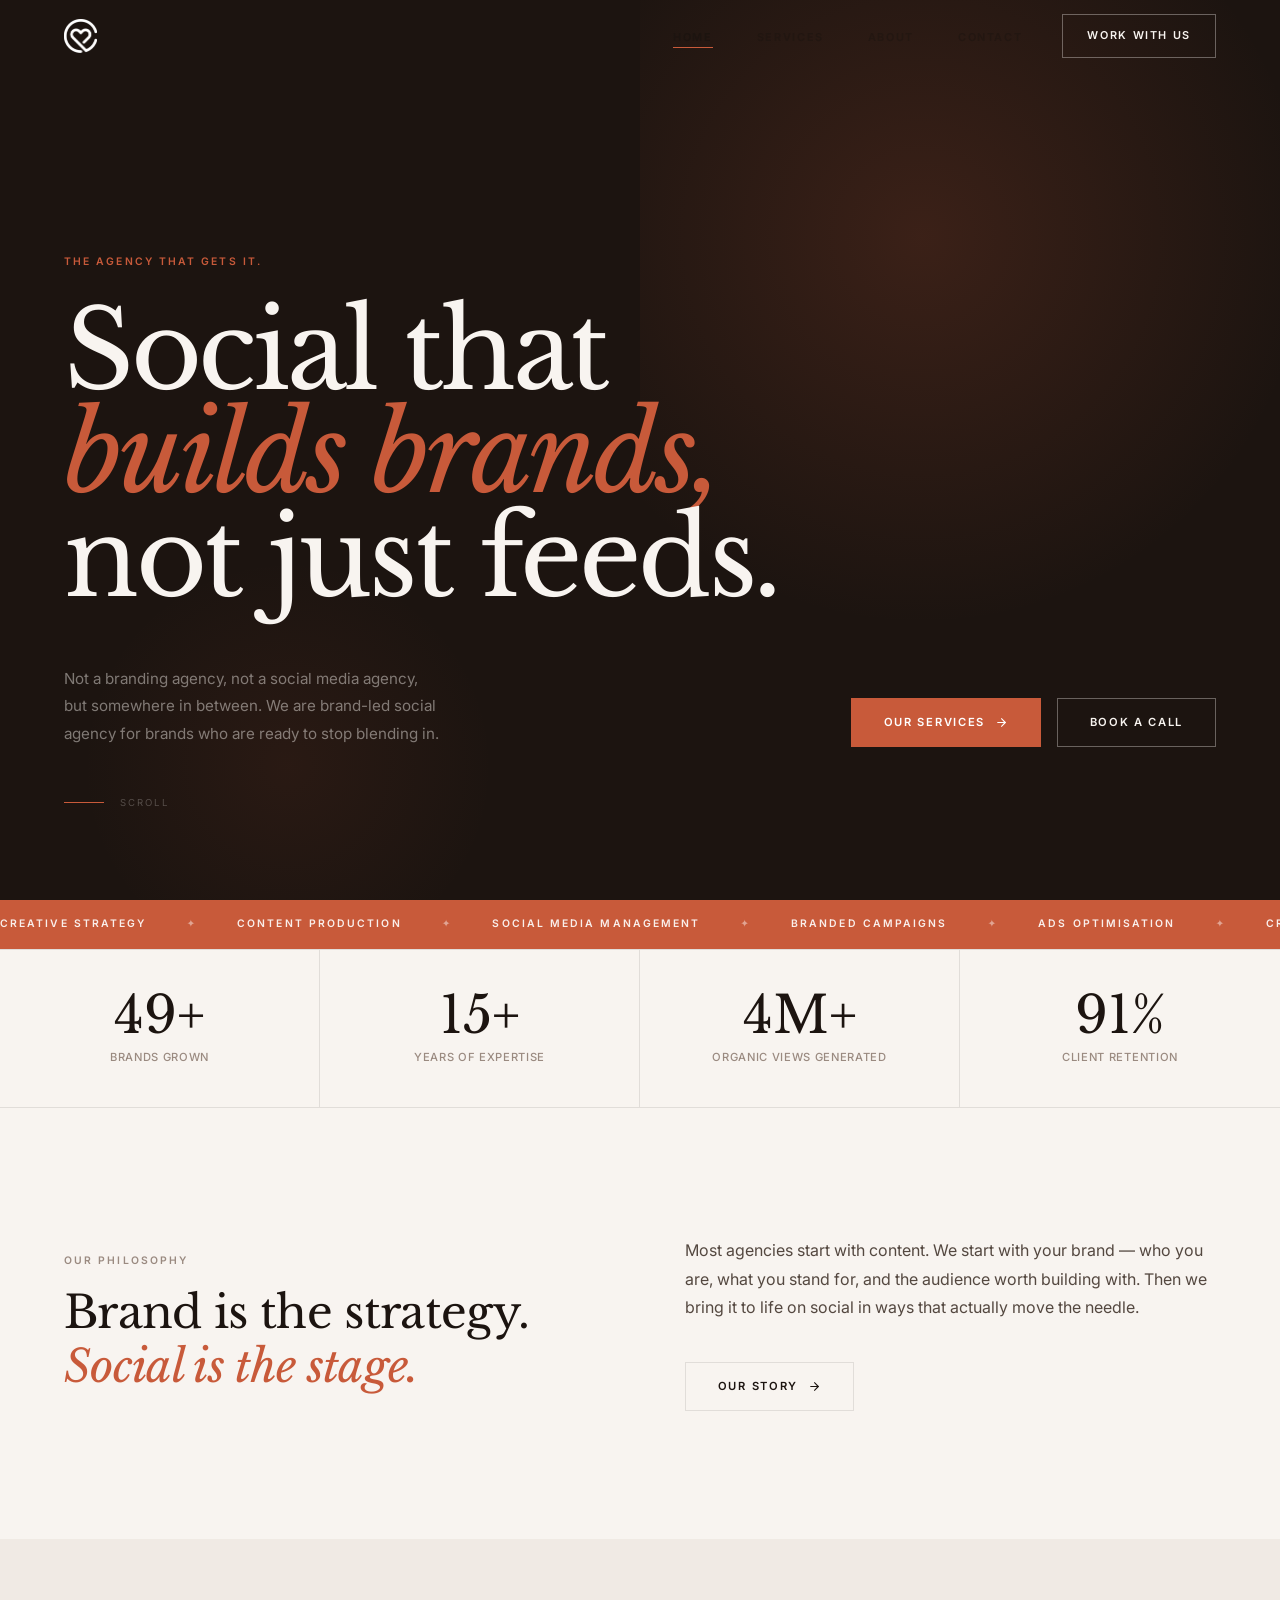
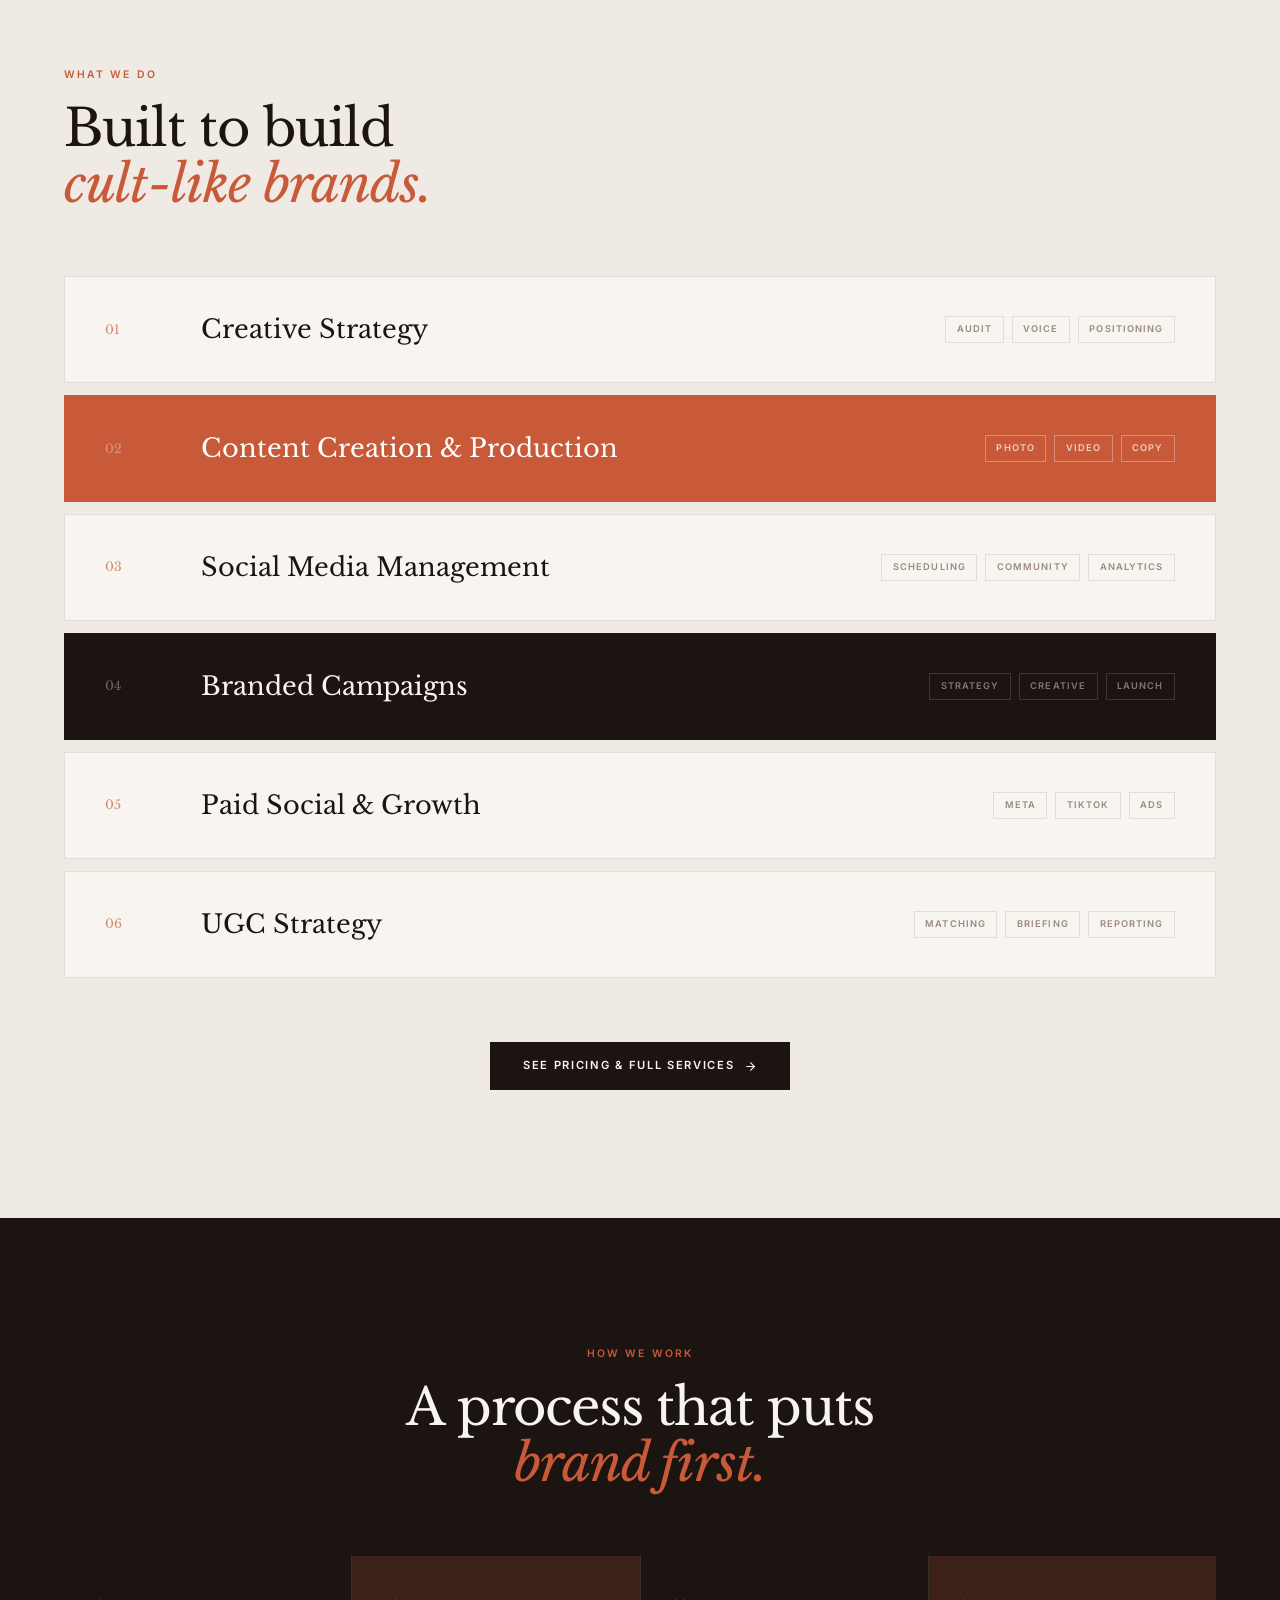
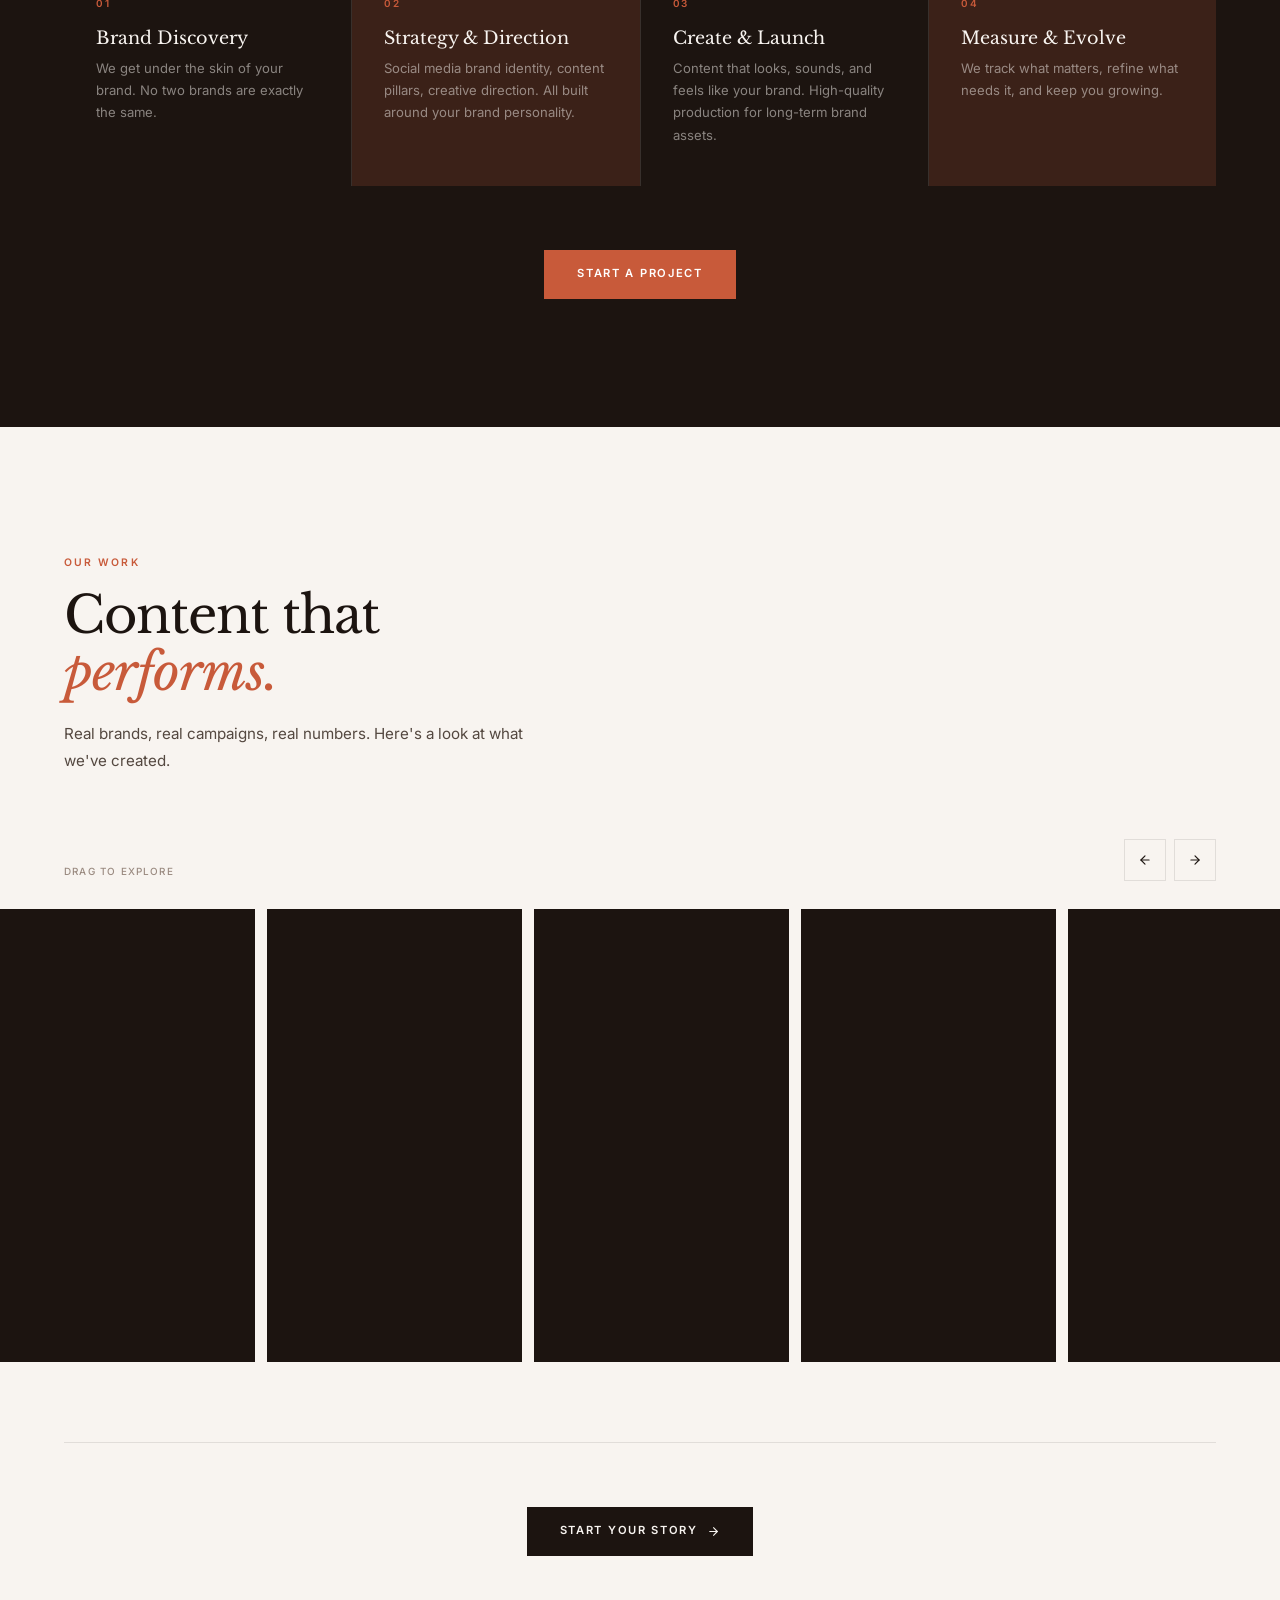
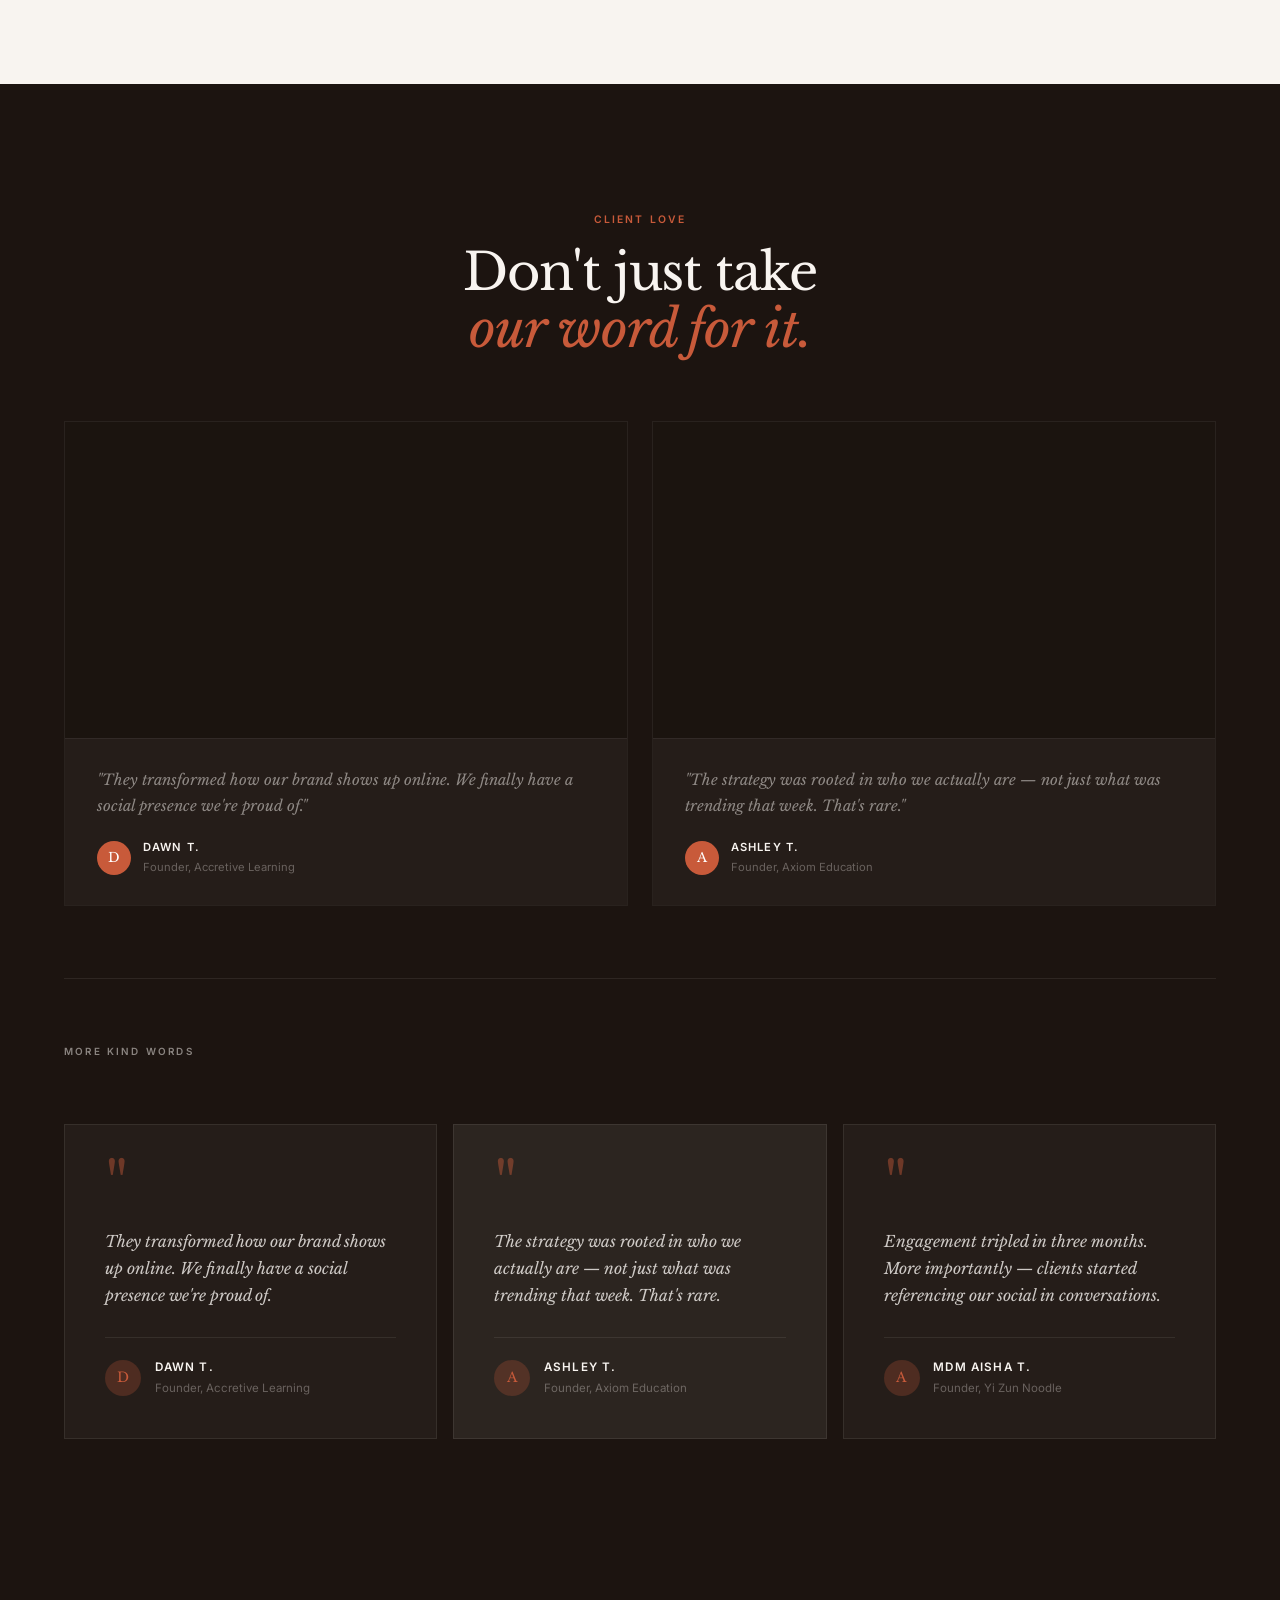
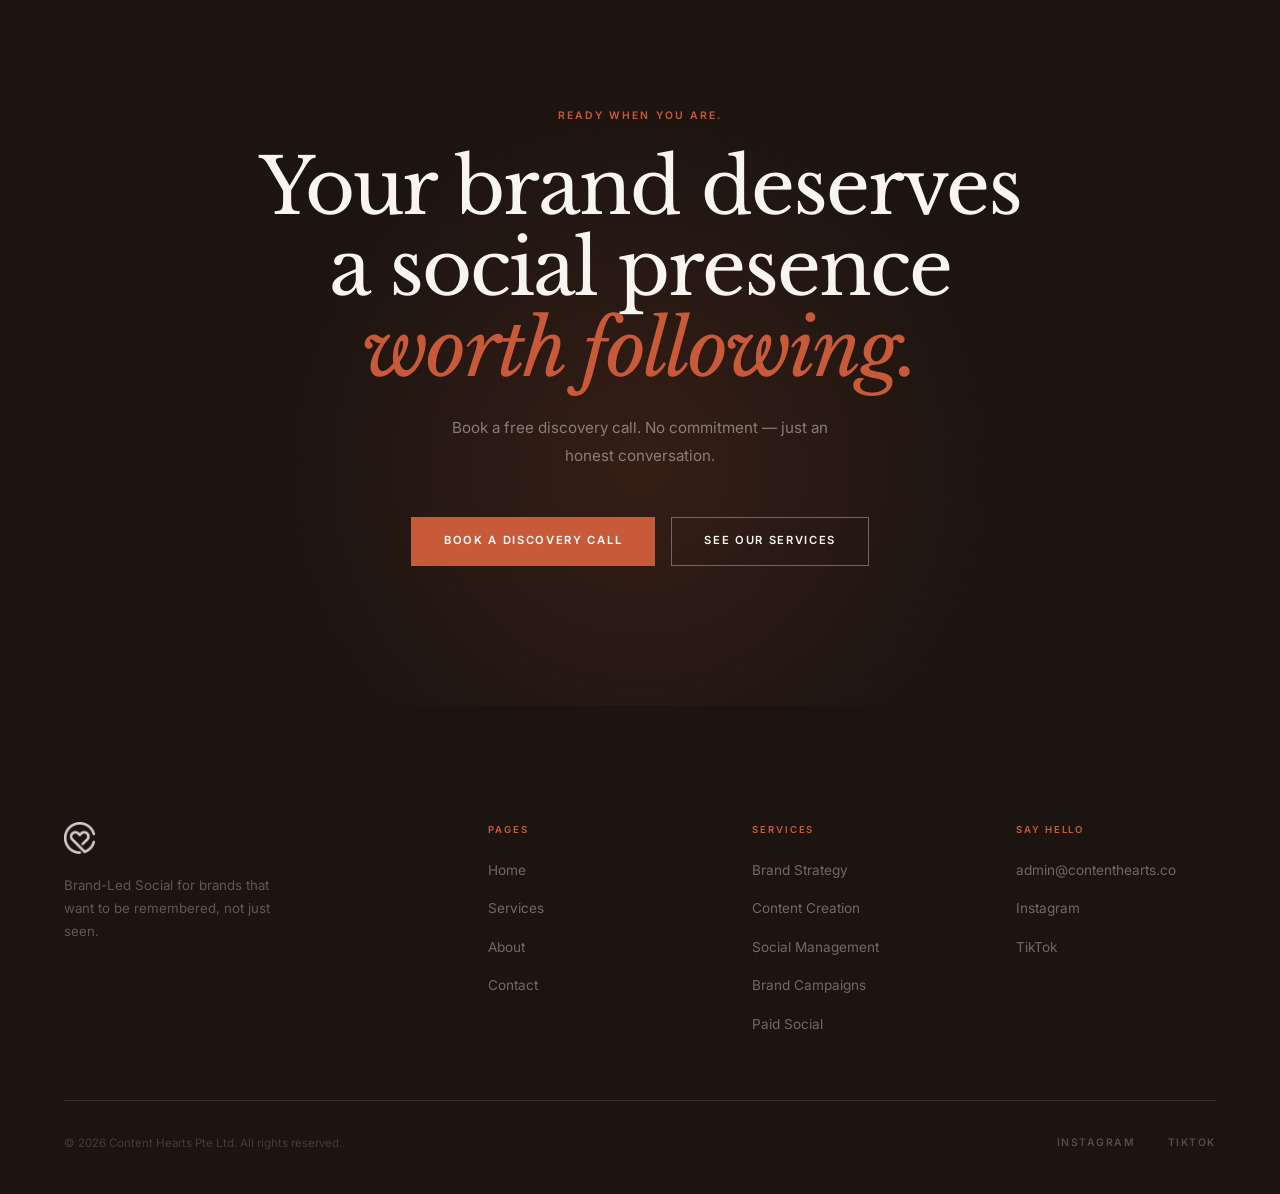
<file: website/index.html>
<!DOCTYPE html>
<html lang="en">
<head>
  <meta charset="UTF-8" />
  <meta name="viewport" content="width=device-width, initial-scale=1.0" />
  <title>Content Hearts — Brand-Led Social Agency</title>
  <meta name="description" content="A Brand-Led Social Agency. We help ambitious brands build a social presence worth following.">
  <link rel="canonical" href="https://contenthearts.co/" />

  <!-- Open Graph -->
  <meta property="og:type" content="website" />
  <meta property="og:url" content="https://contenthearts.co/" />
  <meta property="og:title" content="Content Hearts — Brand-Led Social Agency" />
  <meta property="og:description" content="A Brand-Led Social Agency. We help ambitious brands build a social presence worth following." />
  <meta property="og:image" content="https://contenthearts.co/og-image.png" />
  <meta property="og:site_name" content="Content Hearts" />

  <!-- Twitter Card -->
  <meta name="twitter:card" content="summary_large_image" />
  <meta name="twitter:site" content="@contentheartsco" />
  <meta name="twitter:title" content="Content Hearts — Brand-Led Social Agency" />
  <meta name="twitter:description" content="A Brand-Led Social Agency. We help ambitious brands build a social presence worth following." />
  <meta name="twitter:image" content="https://contenthearts.co/og-image.png" />

  <!-- Structured Data -->
  <script type="application/ld+json">
  {
    "@context": "https://schema.org",
    "@type": "MarketingAgency",
    "name": "Content Hearts",
    "url": "https://contenthearts.co",
    "logo": "https://contenthearts.co/logo/content-hearts-logo-colour.png",
    "description": "A Brand-Led Social Agency. We help ambitious brands build a social presence worth following.",
    "address": {
      "@type": "PostalAddress",
      "addressCountry": "SG"
    },
    "email": "admin@contenthearts.co",
    "sameAs": [
      "https://www.instagram.com/contentheartsco/",
      "https://www.tiktok.com/@contentheartsco"
    ]
  }
  </script>

  <link rel="preconnect" href="https://fonts.googleapis.com">
  <link rel="preconnect" href="https://fonts.gstatic.com" crossorigin>
  <link rel="stylesheet" href="style.css" />
</head>
<body>

  <!-- ── Navigation ─────────────────────────────────────── -->
  <nav class="nav" id="nav">
    <a href="index.html">
      <img src="../logo/content-hearts-logo-long-heart.png" alt="Content Hearts" class="nav__logo-img">
    </a>
    <ul class="nav__links">
      <li><a href="index.html" class="nav__link active">Home</a></li>
      <li><a href="services.html" class="nav__link">Services</a></li>
      <li><a href="about.html" class="nav__link">About</a></li>
      <li><a href="contact.html" class="nav__link">Contact</a></li>
    </ul>
    <a href="contact.html" class="btn btn--ghost" style="font-size:0.68rem;padding:0.75rem 1.5rem;">Work With Us</a>
    <button class="nav__hamburger" id="hamburger" aria-label="Menu">
      <span></span><span></span><span></span>
    </button>
  </nav>

  <!-- Mobile Nav -->
  <div class="nav__mobile" id="mobileNav">
    <a href="index.html"><img src="../logo/content-hearts-logo-long-heart.png" alt="Content Hearts" class="nav__logo-img nav__logo-img--mobile" style="margin-bottom:1rem;"></a>
    <a href="index.html" class="nav__link active">Home</a>
    <a href="services.html" class="nav__link">Services</a>
    <a href="about.html" class="nav__link">About</a>
    <a href="contact.html" class="nav__link">Contact</a>
    <a href="contact.html" class="btn btn--dark mt-lg" style="width:fit-content">Work With Us</a>
  </div>

  <!-- ── Hero ───────────────────────────────────────────── -->
  <section class="hero">
    <div class="hero__content">
      <span class="hero__hand fade-up">the agency that gets it.</span>
      <h1 class="hero__headline fade-up fade-up-d1">
        Social that<br><em>builds brands,</em><br>not just feeds.
      </h1>
      <div class="hero__bottom fade-up fade-up-d2">
        <p class="hero__sub">
          Not a branding agency, not a social media agency, but somewhere in between. We are brand-led social agency for brands who are ready to stop blending in.
        </p>
        <div class="hero__cta">
          <a href="services.html" class="btn btn--terra">
            Our Services
            <svg xmlns="http://www.w3.org/2000/svg" viewBox="0 0 24 24" fill="none" stroke="currentColor" stroke-width="2" stroke-linecap="round" stroke-linejoin="round"><line x1="5" y1="12" x2="19" y2="12"/><polyline points="12 5 19 12 12 19"/></svg>
          </a>
          <a href="contact.html" class="btn btn--ghost">Book a Call</a>
        </div>
      </div>
      <div class="hero__scroll" style="margin-top:3rem;">
        <div class="hero__scroll-line"></div>
        Scroll
      </div>
    </div>
  </section>

  <!-- ── Ticker ─────────────────────────────────────────── -->
  <div class="ticker">
    <div class="ticker__track">
      <span class="ticker__item">Creative Strategy <span class="ticker__hand">✦</span></span>
      <span class="ticker__item">Content Production <span class="ticker__hand">✦</span></span>
      <span class="ticker__item">Social Media Management <span class="ticker__hand">✦</span></span>
      <span class="ticker__item">Branded Campaigns <span class="ticker__hand">✦</span></span>
      <span class="ticker__item">Ads Optimisation <span class="ticker__hand">✦</span></span>
      <span class="ticker__item">Creative Strategy <span class="ticker__hand">✦</span></span>
      <span class="ticker__item">Content Production <span class="ticker__hand">✦</span></span>
      <span class="ticker__item">Social Media Management <span class="ticker__hand">✦</span></span>
      <span class="ticker__item">Branded Campaigns <span class="ticker__hand">✦</span></span>
      <span class="ticker__item">Ads Optimisation <span class="ticker__hand">✦</span></span>
    </div>
  </div>

  <!-- ── Stats ──────────────────────────────────────────── -->
  <div class="stats-band fade-up">
    <div class="stat-band-item">
      <div class="stat__num"><span data-count="50" data-suffix="+">50+</span></div>
      <div class="stat__label">Brands Grown</div>
    </div>
    <div class="stat-band-item">
      <div class="stat__num"><span data-count="15" data-suffix="+">15+</span></div>
      <div class="stat__label">Years of Expertise</div>
    </div>
    <div class="stat-band-item">
      <div class="stat__num"><span data-count="4" data-suffix="M+">4M+</span></div>
      <div class="stat__label">Organic Views Generated</div>
    </div>
    <div class="stat-band-item">
      <div class="stat__num"><span data-count="92" data-suffix="%">92%</span></div>
      <div class="stat__label">Client Retention</div>
    </div>
  </div>

  <!-- ── Philosophy ─────────────────────────────────────── -->
  <section class="section">
    <div class="container">
      <div class="philosophy">
        <div class="fade-up">
          <span class="philosophy__hand">our philosophy</span>
          <h2 class="philosophy__title">
            Brand is the strategy.<br><em>Social is the stage.</em>
          </h2>
        </div>
        <div class="fade-up fade-up-d1">
          <p>Most agencies start with content. We start with your brand — who you are, what you stand for, and the audience worth building with. Then we bring it to life on social in ways that actually move the needle.</p>
          <a href="about.html" class="btn btn--ghost-dark mt-lg">
            Our Story
            <svg xmlns="http://www.w3.org/2000/svg" viewBox="0 0 24 24" fill="none" stroke="currentColor" stroke-width="2" stroke-linecap="round" stroke-linejoin="round"><line x1="5" y1="12" x2="19" y2="12"/><polyline points="12 5 19 12 12 19"/></svg>
          </a>
        </div>
      </div>
    </div>
  </section>

  <!-- ── Services ───────────────────────────────────────── -->
  <section class="section section--alt">
    <div class="container">
      <div class="sh fade-up">
        <span class="sh__eyebrow">what we do</span>
        <h2 class="sh__title">Built to build<br><em>cult-like brands.</em></h2>
      </div>
      <div class="svc-cards mt-xl">
        <a href="services.html" class="svc-card fade-up fade-up-d1">
          <span class="svc-card__num">01</span>
          <span class="svc-card__name">Creative Strategy</span>
          <div class="svc-card__tags">
            <span class="svc-tag">Audit</span>
            <span class="svc-tag">Voice</span>
            <span class="svc-tag">Positioning</span>
          </div>
        </a>
        <a href="services.html" class="svc-card svc-card--terra fade-up fade-up-d2">
          <span class="svc-card__num">02</span>
          <span class="svc-card__name">Content Creation &amp; Production</span>
          <div class="svc-card__tags">
            <span class="svc-tag">Photo</span>
            <span class="svc-tag">Video</span>
            <span class="svc-tag">Copy</span>
          </div>
        </a>
        <a href="services.html" class="svc-card fade-up fade-up-d3">
          <span class="svc-card__num">03</span>
          <span class="svc-card__name">Social Media Management</span>
          <div class="svc-card__tags">
            <span class="svc-tag">Scheduling</span>
            <span class="svc-tag">Community</span>
            <span class="svc-tag">Analytics</span>
          </div>
        </a>
        <a href="services.html" class="svc-card svc-card--dark fade-up fade-up-d1">
          <span class="svc-card__num">04</span>
          <span class="svc-card__name">Branded Campaigns</span>
          <div class="svc-card__tags">
            <span class="svc-tag">Strategy</span>
            <span class="svc-tag">Creative</span>
            <span class="svc-tag">Launch</span>
          </div>
        </a>
        <a href="services.html" class="svc-card fade-up fade-up-d2">
          <span class="svc-card__num">05</span>
          <span class="svc-card__name">Paid Social &amp; Growth</span>
          <div class="svc-card__tags">
            <span class="svc-tag">Meta</span>
            <span class="svc-tag">TikTok</span>
            <span class="svc-tag">Ads</span>
          </div>
        </a>
        <a href="services.html" class="svc-card fade-up fade-up-d3">
          <span class="svc-card__num">06</span>
          <span class="svc-card__name">UGC Strategy</span>
          <div class="svc-card__tags">
            <span class="svc-tag">Matching</span>
            <span class="svc-tag">Briefing</span>
            <span class="svc-tag">Reporting</span>
          </div>
        </a>
      </div>
      <div class="mt-xl text-center fade-up">
        <a href="services.html" class="btn btn--dark">
          See Pricing &amp; Full Services
          <svg xmlns="http://www.w3.org/2000/svg" viewBox="0 0 24 24" fill="none" stroke="currentColor" stroke-width="2" stroke-linecap="round" stroke-linejoin="round"><line x1="5" y1="12" x2="19" y2="12"/><polyline points="12 5 19 12 12 19"/></svg>
        </a>
      </div>
    </div>
  </section>

  <!-- ── Process ─────────────────────────────────────────── -->
  <section class="section section--dark">
    <div class="container">
      <div class="sh--center fade-up">
        <span class="sh__eyebrow">how we work</span>
        <h2 class="sh__title" style="color:var(--bg);">A process that puts<br><em>brand first.</em></h2>
      </div>
      <div class="process-row fade-up fade-up-d1">
        <div class="process-item">
          <div class="process-item__num">01</div>
          <div class="process-item__title">Brand Discovery</div>
          <p class="process-item__body">We get under the skin of your brand. No two brands are exactly the same.</p>
        </div>
        <div class="process-item">
          <div class="process-item__num">02</div>
          <div class="process-item__title">Strategy &amp; Direction</div>
          <p class="process-item__body">Social media brand identity, content pillars, creative direction. All built around your brand personality.</p>
        </div>
        <div class="process-item">
          <div class="process-item__num">03</div>
          <div class="process-item__title">Create &amp; Launch</div>
          <p class="process-item__body">Content that looks, sounds, and feels like your brand. High-quality production for long-term brand assets.</p>
        </div>
        <div class="process-item">
          <div class="process-item__num">04</div>
          <div class="process-item__title">Measure &amp; Evolve</div>
          <p class="process-item__body">We track what matters, refine what needs it, and keep you growing.</p>
        </div>
      </div>
      <div class="mt-xl text-center fade-up">
        <a href="contact.html" class="btn btn--terra">Start a Project</a>
      </div>
    </div>
  </section>

  <!-- ── Case Studies ─────────────────────────────────────── -->
  <section class="section" id="work">
    <div class="container">
      <div class="sh fade-up">
        <span class="sh__eyebrow">our work</span>
        <h2 class="sh__title">Content that<br><em>performs.</em></h2>
        <p class="sh__body">Real brands, real campaigns, real numbers. Here's a look at what we've created.</p>
      </div>

      <!-- Work Gallery -->
      <div class="cs-gallery-wrap fade-up fade-up-d1">
        <div class="cs-gallery-header">
          <p class="cs-gallery-hint">Drag to explore</p>
          <div class="cs-gallery-controls">
            <button class="cs-gallery-btn" id="galleryPrev" aria-label="Previous">
              <svg xmlns="http://www.w3.org/2000/svg" viewBox="0 0 24 24" fill="none" stroke="currentColor" stroke-width="2" stroke-linecap="round" stroke-linejoin="round"><line x1="19" y1="12" x2="5" y2="12"/><polyline points="12 19 5 12 12 5"/></svg>
            </button>
            <button class="cs-gallery-btn" id="galleryNext" aria-label="Next">
              <svg xmlns="http://www.w3.org/2000/svg" viewBox="0 0 24 24" fill="none" stroke="currentColor" stroke-width="2" stroke-linecap="round" stroke-linejoin="round"><line x1="5" y1="12" x2="19" y2="12"/><polyline points="12 5 19 12 12 19"/></svg>
            </button>
          </div>
        </div>

        <div class="cs-gallery" id="workGallery">
          <!--
            TO ADD REAL CONTENT: inside each .cs-gallery-item, add a <video> or <img> before the overlay div.
            Video: <video src="path/to/clip.mp4" autoplay muted loop playsinline></video>
            Image: <img src="path/to/photo.jpg" alt="...">
          -->

          <!-- Yi Zun Noodle -->
          <div class="cs-gallery-item">
            <div class="cs-gallery-item__overlay">
              <span class="cs-gallery-item__client">Yi Zun Noodle</span>
              <p class="cs-gallery-item__caption">The reel that introduced Yi Zun to the world.</p>
            </div>
          </div>
          <div class="cs-gallery-item">
            <div class="cs-gallery-item__overlay">
              <span class="cs-gallery-item__client">Yi Zun Noodle</span>
              <p class="cs-gallery-item__caption">Noodles, nostalgia, and a brand worth following.</p>
            </div>
          </div>
          <div class="cs-gallery-item">
            <div class="cs-gallery-item__overlay">
              <span class="cs-gallery-item__client">Yi Zun Noodle</span>
              <p class="cs-gallery-item__caption">Founder-led content that built real trust.</p>
            </div>
          </div>

          <!-- Accretive Learning -->
          <div class="cs-gallery-item">
            <div class="cs-gallery-item__overlay">
              <span class="cs-gallery-item__client">Accretive Learning</span>
              <p class="cs-gallery-item__caption">Brand-led content that made clients take notice.</p>
            </div>
          </div>
          <div class="cs-gallery-item">
            <div class="cs-gallery-item__overlay">
              <span class="cs-gallery-item__client">Accretive Learning</span>
              <p class="cs-gallery-item__caption">A content series built around real student stories.</p>
            </div>
          </div>
          <div class="cs-gallery-item">
            <div class="cs-gallery-item__overlay">
              <span class="cs-gallery-item__client">Accretive Learning</span>
              <p class="cs-gallery-item__caption">Turning expertise into scroll-stopping short form.</p>
            </div>
          </div>

          <!-- Axiom Education -->
          <div class="cs-gallery-item">
            <div class="cs-gallery-item__overlay">
              <span class="cs-gallery-item__client">Axiom Education</span>
              <p class="cs-gallery-item__caption">Social strategy rooted in identity, not just trends.</p>
            </div>
          </div>
          <div class="cs-gallery-item">
            <div class="cs-gallery-item__overlay">
              <span class="cs-gallery-item__client">Axiom Education</span>
              <p class="cs-gallery-item__caption">The campaign that put their brand on the map.</p>
            </div>
          </div>
          <div class="cs-gallery-item">
            <div class="cs-gallery-item__overlay">
              <span class="cs-gallery-item__client">Axiom Education</span>
              <p class="cs-gallery-item__caption">Consistent, compelling content that kept audiences coming back.</p>
            </div>
          </div>
        </div>
      </div>

      <div class="mt-xl text-center fade-up">
        <a href="contact.html" class="btn btn--dark">
          Start Your Story
          <svg xmlns="http://www.w3.org/2000/svg" viewBox="0 0 24 24" fill="none" stroke="currentColor" stroke-width="2" stroke-linecap="round" stroke-linejoin="round"><line x1="5" y1="12" x2="19" y2="12"/><polyline points="12 5 19 12 12 19"/></svg>
        </a>
      </div>
    </div>
  </section>

  <!-- ── Testimonials ────────────────────────────────────── -->
  <section class="section section--dark">
    <div class="container">
      <div class="sh--center fade-up">
        <span class="sh__eyebrow">client love</span>
        <h2 class="sh__title" style="color:var(--bg);">Don't just take<br><em>our word for it.</em></h2>
      </div>

      <!-- Video Testimonials -->
      <div class="testi-videos fade-up fade-up-d1">
        <div class="vtcard">
          <div class="vtcard__video">
            <!--
              TO ADD VIDEO: replace div below with iframe or <video> tag.
              Example: <video src="path/to/testimonial1.mp4" controls poster="thumb.jpg"></video>
              Example YouTube: <iframe src="https://www.youtube.com/embed/VIDEO_ID" allowfullscreen></iframe>
            -->
            <div class="vtcard__video-overlay">
              <div class="cs-play-btn">
                <svg viewBox="0 0 24 24" xmlns="http://www.w3.org/2000/svg"><polygon points="5,3 19,12 5,21"/></svg>
              </div>
            </div>
          </div>
          <div class="vtcard__content">
            <p class="vtcard__quote">"They transformed how our brand shows up online. We finally have a social presence we're proud of."</p>
            <div class="vtcard__author">
              <div class="vtcard__avatar">D</div>
              <div>
                <div class="vtcard__name">Dawn T.</div>
                <div class="vtcard__role">Founder, Accretive Learning</div>
              </div>
            </div>
          </div>
        </div>
        <div class="vtcard">
          <div class="vtcard__video">
            <!-- Replace with actual video -->
            <div class="vtcard__video-overlay">
              <div class="cs-play-btn">
                <svg viewBox="0 0 24 24" xmlns="http://www.w3.org/2000/svg"><polygon points="5,3 19,12 5,21"/></svg>
              </div>
            </div>
          </div>
          <div class="vtcard__content">
            <p class="vtcard__quote">"The strategy was rooted in who we actually are — not just what was trending that week. That's rare."</p>
            <div class="vtcard__author">
              <div class="vtcard__avatar">A</div>
              <div>
                <div class="vtcard__name">Ashley T.</div>
                <div class="vtcard__role">Founder, Axiom Education</div>
              </div>
            </div>
          </div>
        </div>
      </div>

      <!-- Written Testimonials -->
      <div class="testi-divider fade-up">
        <p class="testi-divider__label">More kind words</p>
        <div class="tcards">
          <div class="tcard fade-up fade-up-d1">
            <div class="tcard__mark">"</div>
            <p class="tcard__quote">They transformed how our brand shows up online. We finally have a social presence we're proud of.</p>
            <div class="tcard__author">
              <div class="tcard__avatar">D</div>
              <div>
                <div class="tcard__name">Dawn T.</div>
                <div class="tcard__role">Founder, Accretive Learning</div>
              </div>
            </div>
          </div>
          <div class="tcard fade-up fade-up-d2">
            <div class="tcard__mark">"</div>
            <p class="tcard__quote">The strategy was rooted in who we actually are — not just what was trending that week. That's rare.</p>
            <div class="tcard__author">
              <div class="tcard__avatar">A</div>
              <div>
                <div class="tcard__name">Ashley T.</div>
                <div class="tcard__role">Founder, Axiom Education</div>
              </div>
            </div>
          </div>
          <div class="tcard fade-up fade-up-d3">
            <div class="tcard__mark">"</div>
            <p class="tcard__quote">Engagement tripled in three months. More importantly — clients started referencing our social in conversations.</p>
            <div class="tcard__author">
              <div class="tcard__avatar">A</div>
              <div>
                <div class="tcard__name">Mdm Aisha T.</div>
                <div class="tcard__role">Founder, Yi Zun Noodle</div>
              </div>
            </div>
          </div>
        </div>
      </div>
    </div>
  </section>

  <!-- ── CTA Banner ─────────────────────────────────────── -->
  <section class="cta-banner">
    <div class="container" style="position:relative;z-index:1;">
      <span class="cta-banner__hand fade-up">ready when you are.</span>
      <h2 class="cta-banner__title fade-up fade-up-d1">
        Your brand deserves<br>a social presence<br><em>worth following.</em>
      </h2>
      <p class="cta-banner__sub fade-up fade-up-d2">Book a free discovery call. No commitment — just an honest conversation.</p>
      <div class="cta-banner__btns fade-up fade-up-d3">
        <a href="contact.html" class="btn btn--terra">Book a Discovery Call</a>
        <a href="services.html" class="btn btn--ghost">See Our Services</a>
      </div>
    </div>
  </section>

  <!-- ── Footer ─────────────────────────────────────────── -->
  <footer class="footer">
    <div class="container">
      <div class="footer__grid">
        <div>
          <img src="../logo/content-hearts-logo-long-heart.png" alt="Content Hearts" class="footer__logo-img">
          <p class="footer__tagline">Brand-Led Social for brands that want to be remembered, not just seen.</p>
        </div>
        <div>
          <div class="footer__col-title">Pages</div>
          <ul class="footer__links">
            <li><a href="index.html" class="footer__link">Home</a></li>
            <li><a href="services.html" class="footer__link">Services</a></li>
            <li><a href="about.html" class="footer__link">About</a></li>
            <li><a href="contact.html" class="footer__link">Contact</a></li>
          </ul>
        </div>
        <div>
          <div class="footer__col-title">Services</div>
          <ul class="footer__links">
            <li><a href="services.html" class="footer__link">Brand Strategy</a></li>
            <li><a href="services.html" class="footer__link">Content Creation</a></li>
            <li><a href="services.html" class="footer__link">Social Management</a></li>
            <li><a href="services.html" class="footer__link">Brand Campaigns</a></li>
            <li><a href="services.html" class="footer__link">Paid Social</a></li>
          </ul>
        </div>
        <div>
          <div class="footer__col-title">Say Hello</div>
          <ul class="footer__links">
            <li><a href="mailto:admin@contenthearts.co" class="footer__link">admin@contenthearts.co</a></li>
            <li><a href="https://www.instagram.com/contentheartsco/" class="footer__link" target="_blank" rel="noopener">Instagram</a></li>
            <li><a href="https://www.tiktok.com/@contentheartsco" class="footer__link" target="_blank" rel="noopener">TikTok</a></li>
          </ul>
        </div>
      </div>
      <div class="footer__bottom">
        <p class="footer__copy">© 2026 Content Hearts Pte Ltd. All rights reserved.</p>
        <div class="footer__socials">
          <a href="https://www.instagram.com/contentheartsco/" class="footer__social" target="_blank" rel="noopener">Instagram</a>
          <a href="https://www.tiktok.com/@contentheartsco" class="footer__social" target="_blank" rel="noopener">TikTok</a>
        </div>
      </div>
    </div>
  </footer>

  <script src="script.js"></script>
</body>
</html>
</file>
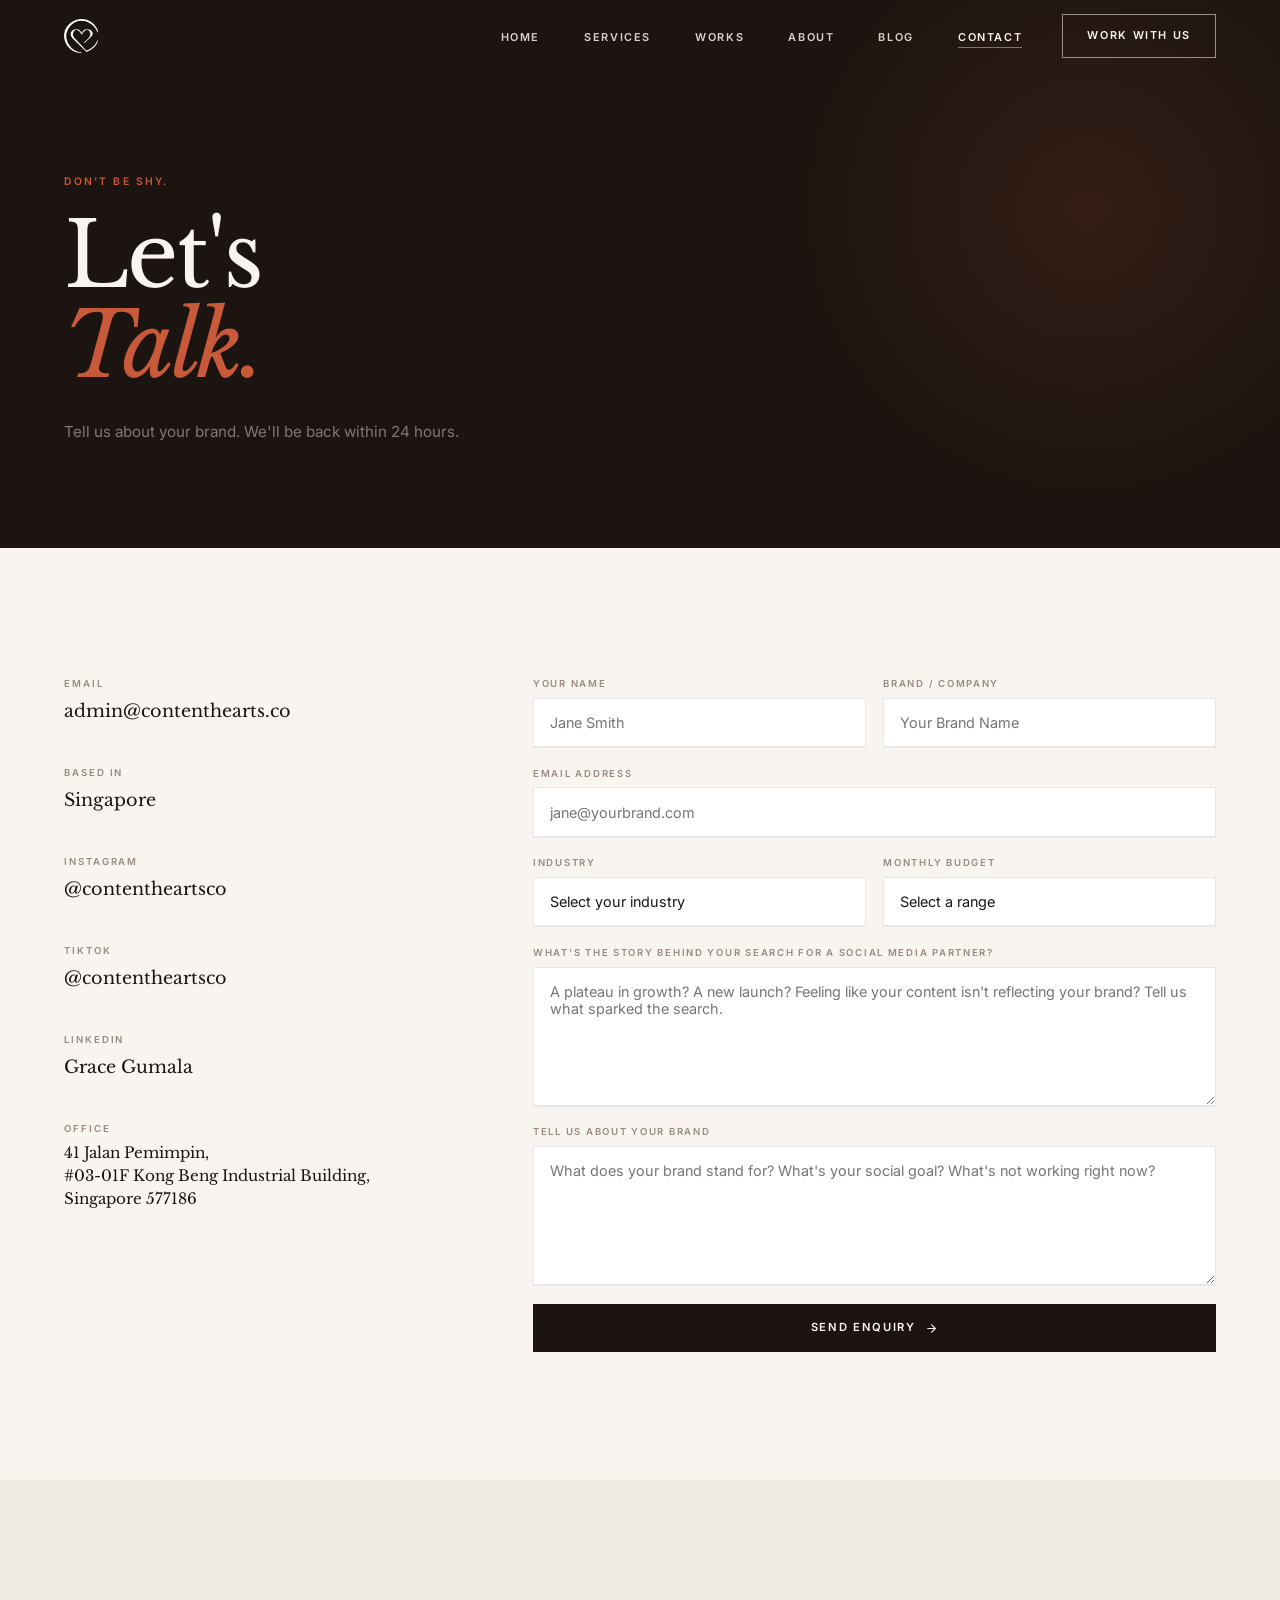
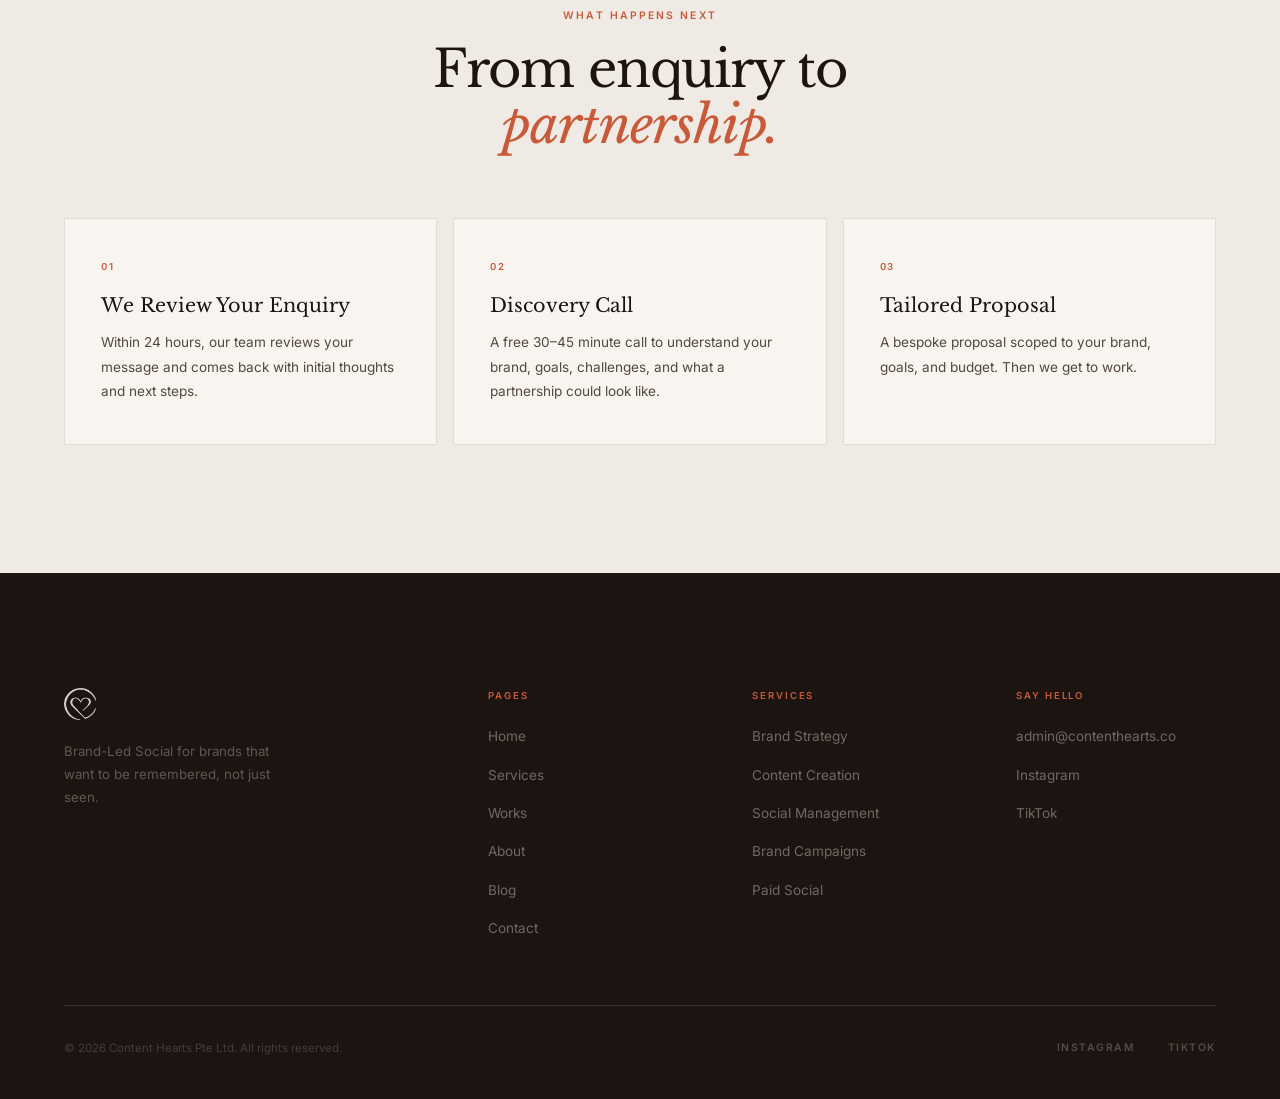
<file: contact.html>
﻿<!DOCTYPE html>
<html lang="en">
<head>
  <meta charset="UTF-8" />
  <meta name="viewport" content="width=device-width, initial-scale=1.0" />
  <title>Contact — Content Hearts</title>
  <meta name="description" content="Book a free discovery call with Content Hearts. Let's talk about your brand.">
  <link rel="canonical" href="https://contenthearts.co/contact.html" />

  <!-- Open Graph -->
  <meta property="og:type" content="website" />
  <meta property="og:url" content="https://contenthearts.co/contact.html" />
  <meta property="og:title" content="Contact — Content Hearts" />
  <meta property="og:description" content="Book a free discovery call with Content Hearts. Let's talk about your brand." />
  <meta property="og:image" content="https://contenthearts.co/og-image.png" />
  <meta property="og:site_name" content="Content Hearts" />

  <!-- Twitter Card -->
  <meta name="twitter:card" content="summary_large_image" />
  <meta name="twitter:site" content="@contentheartsco" />
  <meta name="twitter:title" content="Contact — Content Hearts" />
  <meta name="twitter:description" content="Book a free discovery call with Content Hearts. Let's talk about your brand." />
  <meta name="twitter:image" content="https://contenthearts.co/og-image.png" />

  <link rel="preconnect" href="https://fonts.googleapis.com">
  <link rel="preconnect" href="https://fonts.gstatic.com" crossorigin>
  <link rel="stylesheet" href="style.css" />
</head>
<body>

  <nav class="nav scrolled" id="nav">
    <a href="index.html"><img src="../logo/content-hearts-logo-long-heart-new.png" alt="Content Hearts" class="nav__logo-img"></a>
    <ul class="nav__links">
      <li><a href="index.html" class="nav__link">Home</a></li>
      <li><a href="services.html" class="nav__link">Services</a></li>
      <li><a href="works.html" class="nav__link">Works</a></li>
      <li><a href="about.html" class="nav__link">About</a></li>
      <li><a href="blog.html" class="nav__link">Blog</a></li>
      <li><a href="contact.html" class="nav__link active">Contact</a></li>
    </ul>
    <a href="contact.html" class="btn btn--ghost-dark" style="font-size:0.68rem;padding:0.75rem 1.5rem;">Work With Us</a>
    <button class="nav__hamburger" id="hamburger" aria-label="Menu">
      <span></span><span></span><span></span>
    </button>
  </nav>
  <div class="nav__mobile" id="mobileNav">
    <a href="index.html"><img src="../logo/content-hearts-logo-long-heart-new.png" alt="Content Hearts" class="nav__logo-img nav__logo-img--mobile" style="margin-bottom:1rem;"></a>
    <a href="index.html" class="nav__link">Home</a>
    <a href="services.html" class="nav__link">Services</a>
    <a href="works.html" class="nav__link">Works</a>
    <a href="about.html" class="nav__link">About</a>
    <a href="blog.html" class="nav__link">Blog</a>
    <a href="contact.html" class="nav__link active">Contact</a>
    <a href="contact.html" class="btn btn--dark mt-lg" style="width:fit-content">Work With Us</a>
  </div>

  <!-- ── Page Hero ──────────────────────────────────────── -->
  <section class="page-hero">
    <div class="container">
      <span class="page-hero__hand fade-up">don't be shy.</span>
      <h1 class="page-hero__title fade-up fade-up-d1">Let's<br><em>Talk.</em></h1>
      <p class="page-hero__sub fade-up fade-up-d2">Tell us about your brand. We'll be back within 24 hours.</p>
    </div>
  </section>

  <!-- ── Contact ────────────────────────────────────────── -->
  <section class="section">
    <div class="container">
      <div class="contact-grid">
        <div class="contact-info fade-up">
          <div class="cinfo-item">
            <div class="cinfo-label">Email</div>
            <a href="mailto:admin@contenthearts.co" class="cinfo-value">admin@contenthearts.co</a>
          </div>
          <div class="cinfo-item">
            <div class="cinfo-label">Based In</div>
            <div class="cinfo-value">Singapore</div>
          </div>
          <div class="cinfo-item">
            <div class="cinfo-label">Instagram</div>
            <a href="https://www.instagram.com/contentheartsco/" class="cinfo-value" target="_blank" rel="noopener">@contentheartsco</a>
          </div>
          <div class="cinfo-item">
            <div class="cinfo-label">TikTok</div>
            <a href="https://www.tiktok.com/@contentheartsco" class="cinfo-value" target="_blank" rel="noopener">@contentheartsco</a>
          </div>
          <div class="cinfo-item">
            <div class="cinfo-label">LinkedIn</div>
            <a href="https://www.linkedin.com/in/grace-gumala-794b092b" class="cinfo-value" target="_blank" rel="noopener">Grace Gumala</a>
          </div>
          <div class="cinfo-item">
            <div class="cinfo-label">Office</div>
            <div class="cinfo-value" style="font-size:0.95rem;line-height:1.5;">41 Jalan Pemimpin,<br>#03-01F Kong Beng Industrial Building,<br>Singapore 577186</div>
          </div>
        </div>

        <form class="contact-form fade-up fade-up-d1" action="https://formspree.io/f/xljgvakr" method="POST">
          <div class="form-row">
            <div class="form-group">
              <label class="form-label" for="name">Your Name</label>
              <input class="form-input" type="text" id="name" name="name" placeholder="Jane Smith" required>
            </div>
            <div class="form-group">
              <label class="form-label" for="company">Brand / Company</label>
              <input class="form-input" type="text" id="company" name="company" placeholder="Your Brand Name">
            </div>
          </div>
          <div class="form-group">
            <label class="form-label" for="email">Email Address</label>
            <input class="form-input" type="email" id="email" name="email" placeholder="jane@yourbrand.com" required>
          </div>
          <div class="form-row">
            <div class="form-group">
              <label class="form-label" for="industry">Industry</label>
              <select class="form-select" id="industry" name="industry">
                <option value="" disabled selected>Select your industry</option>
                <option>Education</option>
                <option>Service-based</option>
                <option>Product-based</option>
                <option>F&amp;B</option>
                <option>Tech</option>
                <option>Beauty &amp; Wellness</option>
                <option>Finance</option>
                <option>Others</option>
              </select>
            </div>
            <div class="form-group">
              <label class="form-label" for="budget">Monthly Budget</label>
              <select class="form-select" id="budget" name="budget">
                <option value="" disabled selected>Select a range</option>
                <option>SGD 3,000 – 4,000</option>
                <option>SGD 4,000 – 5,000</option>
                <option>SGD 5,000+</option>
                <option>Not sure yet</option>
              </select>
            </div>
          </div>
          <div class="form-group">
            <label class="form-label" for="trigger">What's the story behind your search for a social media partner?</label>
            <textarea class="form-textarea" id="trigger" name="trigger" placeholder="A plateau in growth? A new launch? Feeling like your content isn't reflecting your brand? Tell us what sparked the search." required></textarea>
          </div>
          <div class="form-group">
            <label class="form-label" for="message">Tell Us About Your Brand</label>
            <textarea class="form-textarea" id="message" name="message" placeholder="What does your brand stand for? What's your social goal? What's not working right now?" required></textarea>
          </div>
          <button type="submit" class="btn btn--dark" style="width:100%;justify-content:center;">
            Send Enquiry
            <svg xmlns="http://www.w3.org/2000/svg" viewBox="0 0 24 24" fill="none" stroke="currentColor" stroke-width="2" stroke-linecap="round" stroke-linejoin="round"><line x1="5" y1="12" x2="19" y2="12"/><polyline points="12 5 19 12 12 19"/></svg>
          </button>
        </form>
      </div>
    </div>
  </section>

  <!-- ── What Happens Next ──────────────────────────────── -->
  <section class="section section--alt">
    <div class="container">
      <div class="sh--center fade-up">
        <span class="sh__eyebrow">what happens next</span>
        <h2 class="sh__title">From enquiry to<br><em>partnership.</em></h2>
      </div>
      <div class="how-grid">
        <div class="how-item fade-up fade-up-d1">
          <div class="how-item__num">01</div>
          <div class="how-item__title">We Review Your Enquiry</div>
          <p class="how-item__body">Within 24 hours, our team reviews your message and comes back with initial thoughts and next steps.</p>
        </div>
        <div class="how-item fade-up fade-up-d2">
          <div class="how-item__num">02</div>
          <div class="how-item__title">Discovery Call</div>
          <p class="how-item__body">A free 30–45 minute call to understand your brand, goals, challenges, and what a partnership could look like.</p>
        </div>
        <div class="how-item fade-up fade-up-d3">
          <div class="how-item__num">03</div>
          <div class="how-item__title">Tailored Proposal</div>
          <p class="how-item__body">A bespoke proposal scoped to your brand, goals, and budget. Then we get to work.</p>
        </div>
      </div>
    </div>
  </section>

  <!-- ── Footer ─────────────────────────────────────────── -->
  <footer class="footer">
    <div class="container">
      <div class="footer__grid">
        <div>
          <img src="../logo/content-hearts-logo-long-heart-new.png" alt="Content Hearts" class="footer__logo-img">
          <p class="footer__tagline">Brand-Led Social for brands that want to be remembered, not just seen.</p>
        </div>
        <div>
          <div class="footer__col-title">Pages</div>
          <ul class="footer__links">
            <li><a href="index.html" class="footer__link">Home</a></li>
            <li><a href="services.html" class="footer__link">Services</a></li>
            <li><a href="works.html" class="footer__link">Works</a></li>
            <li><a href="about.html" class="footer__link">About</a></li>
            <li><a href="blog.html" class="footer__link">Blog</a></li>
            <li><a href="contact.html" class="footer__link">Contact</a></li>
          </ul>
        </div>
        <div>
          <div class="footer__col-title">Services</div>
          <ul class="footer__links">
            <li><a href="services.html" class="footer__link">Brand Strategy</a></li>
            <li><a href="services.html" class="footer__link">Content Creation</a></li>
            <li><a href="services.html" class="footer__link">Social Management</a></li>
            <li><a href="services.html" class="footer__link">Brand Campaigns</a></li>
            <li><a href="services.html" class="footer__link">Paid Social</a></li>
          </ul>
        </div>
        <div>
          <div class="footer__col-title">Say Hello</div>
          <ul class="footer__links">
            <li><a href="mailto:admin@contenthearts.co" class="footer__link">admin@contenthearts.co</a></li>
            <li><a href="https://www.instagram.com/contentheartsco/" class="footer__link" target="_blank" rel="noopener">Instagram</a></li>
            <li><a href="https://www.tiktok.com/@contentheartsco" class="footer__link" target="_blank" rel="noopener">TikTok</a></li>
          </ul>
        </div>
      </div>
      <div class="footer__bottom">
        <p class="footer__copy">© 2026 Content Hearts Pte Ltd. All rights reserved.</p>
        <div class="footer__socials">
          <a href="https://www.instagram.com/contentheartsco/" class="footer__social" target="_blank" rel="noopener">Instagram</a>
          <a href="https://www.tiktok.com/@contentheartsco" class="footer__social" target="_blank" rel="noopener">TikTok</a>
        </div>
      </div>
    </div>
  </footer>

  <script src="script.js"></script>
</body>
</html>
</file>
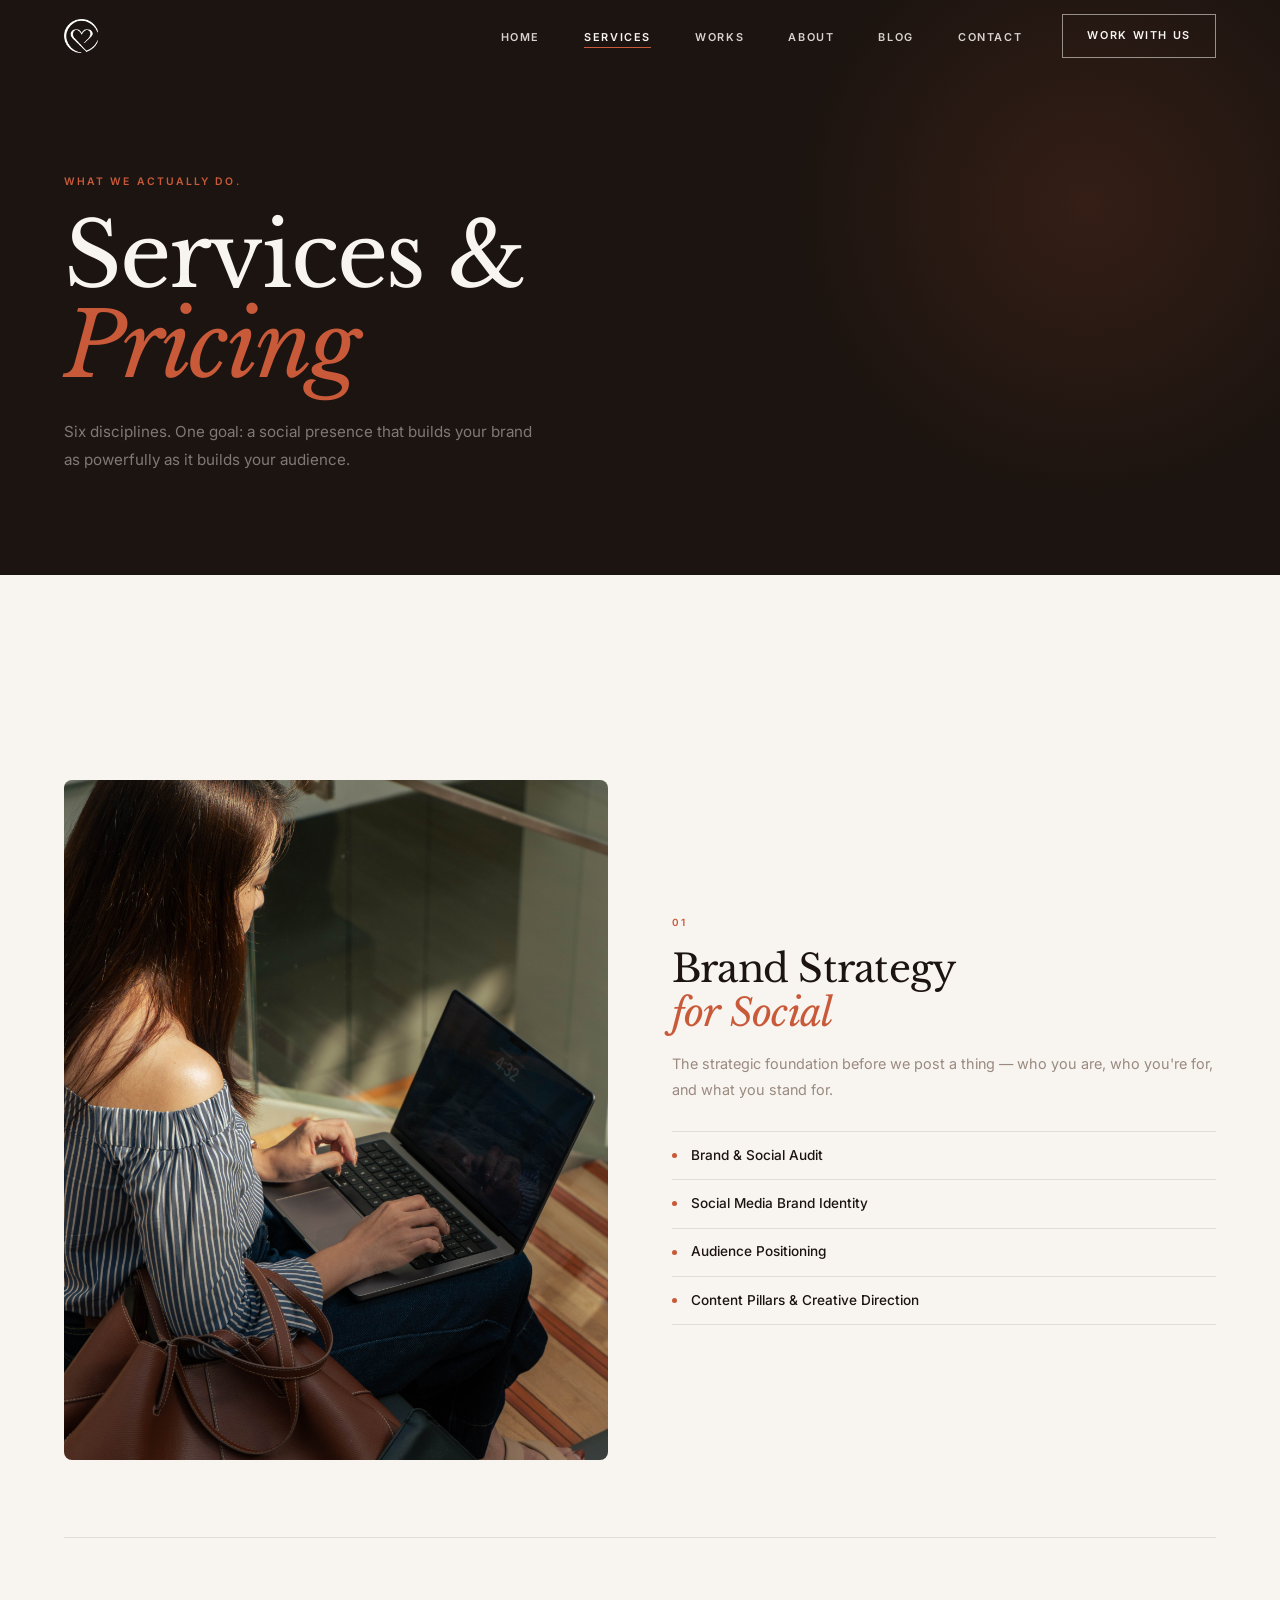
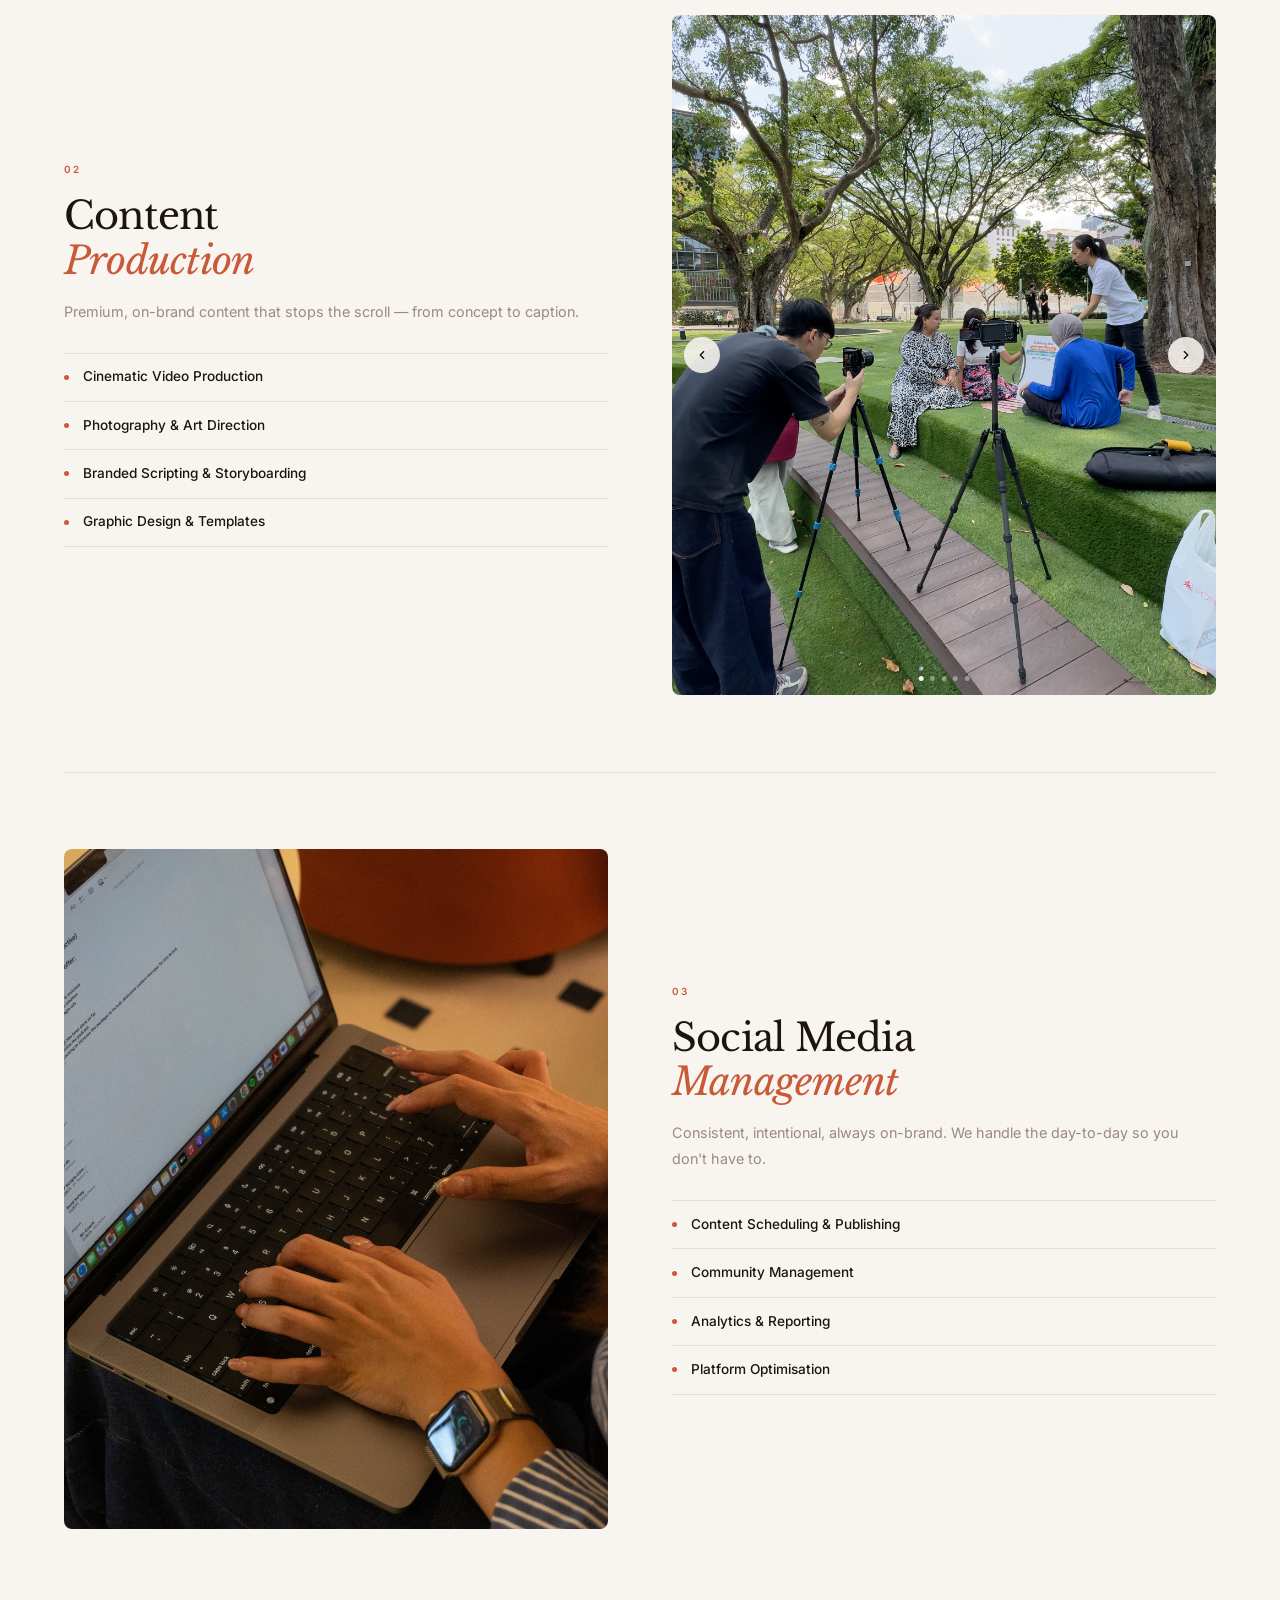
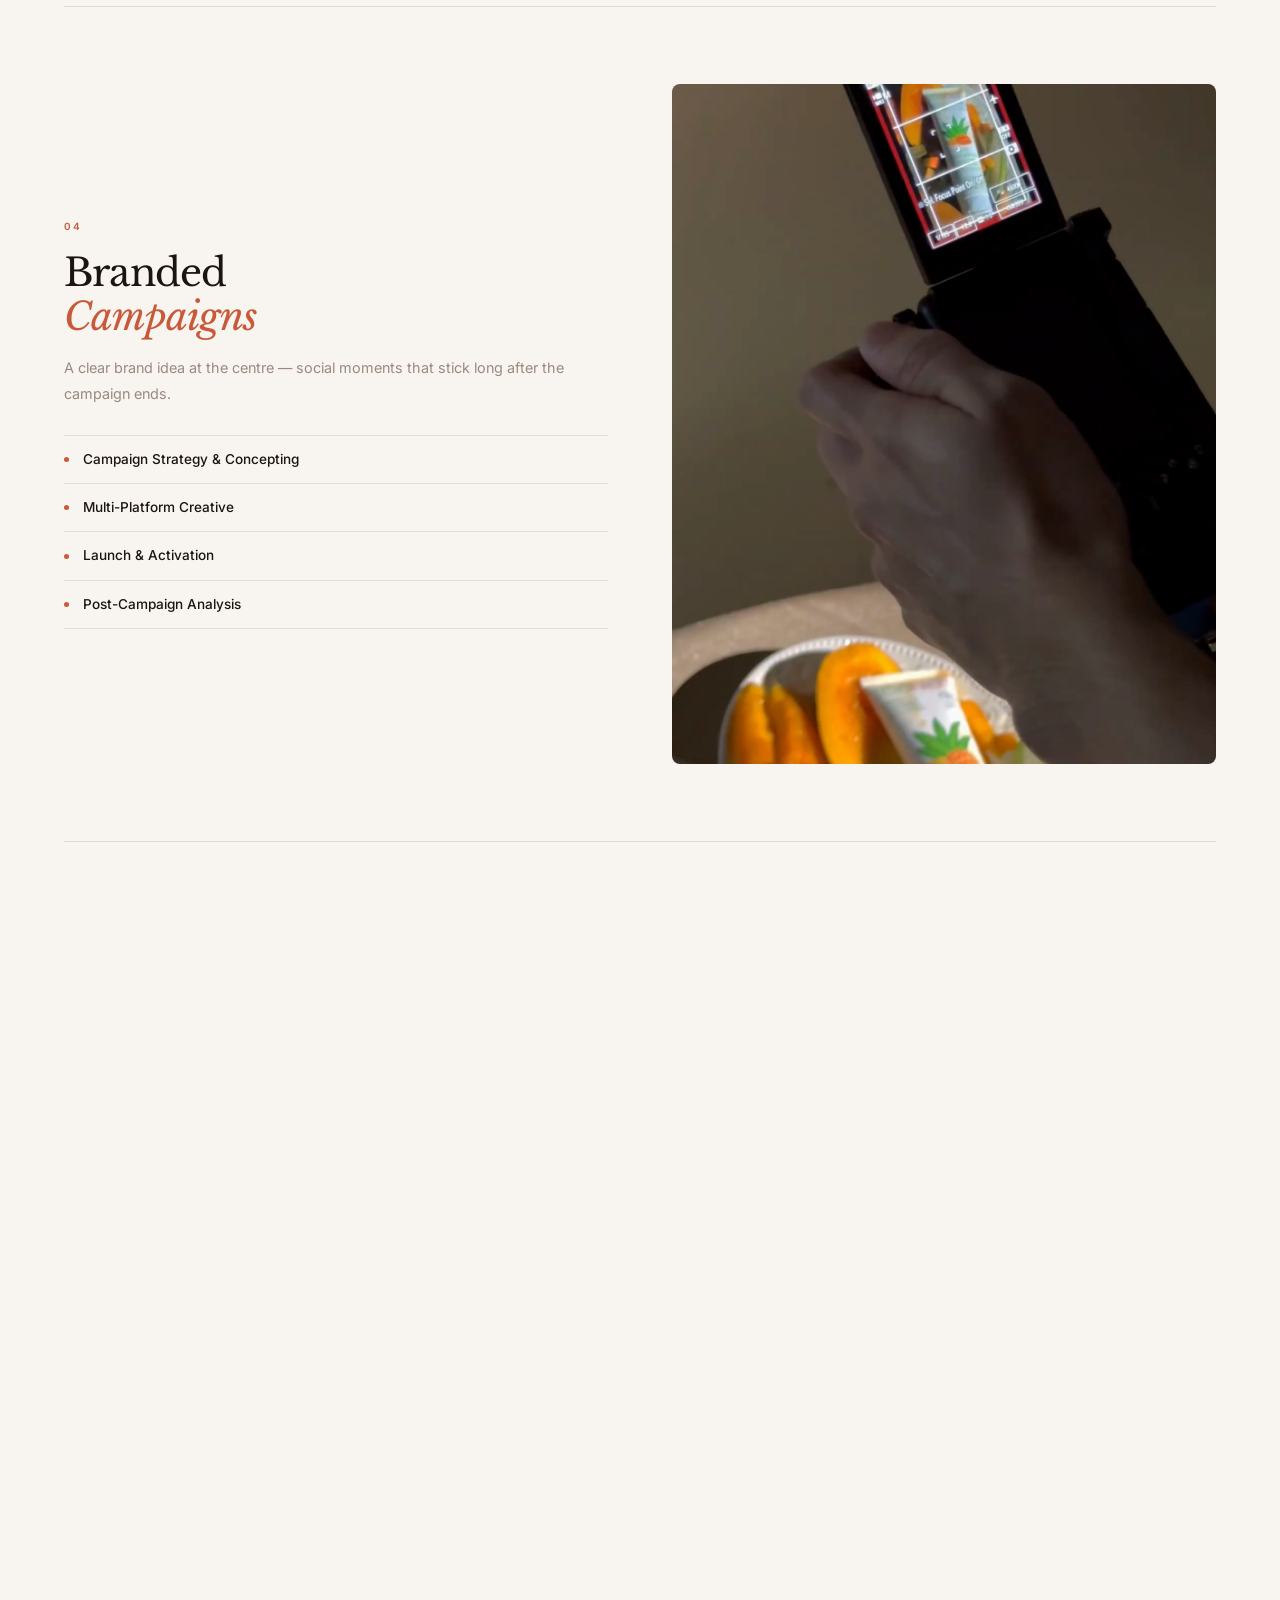
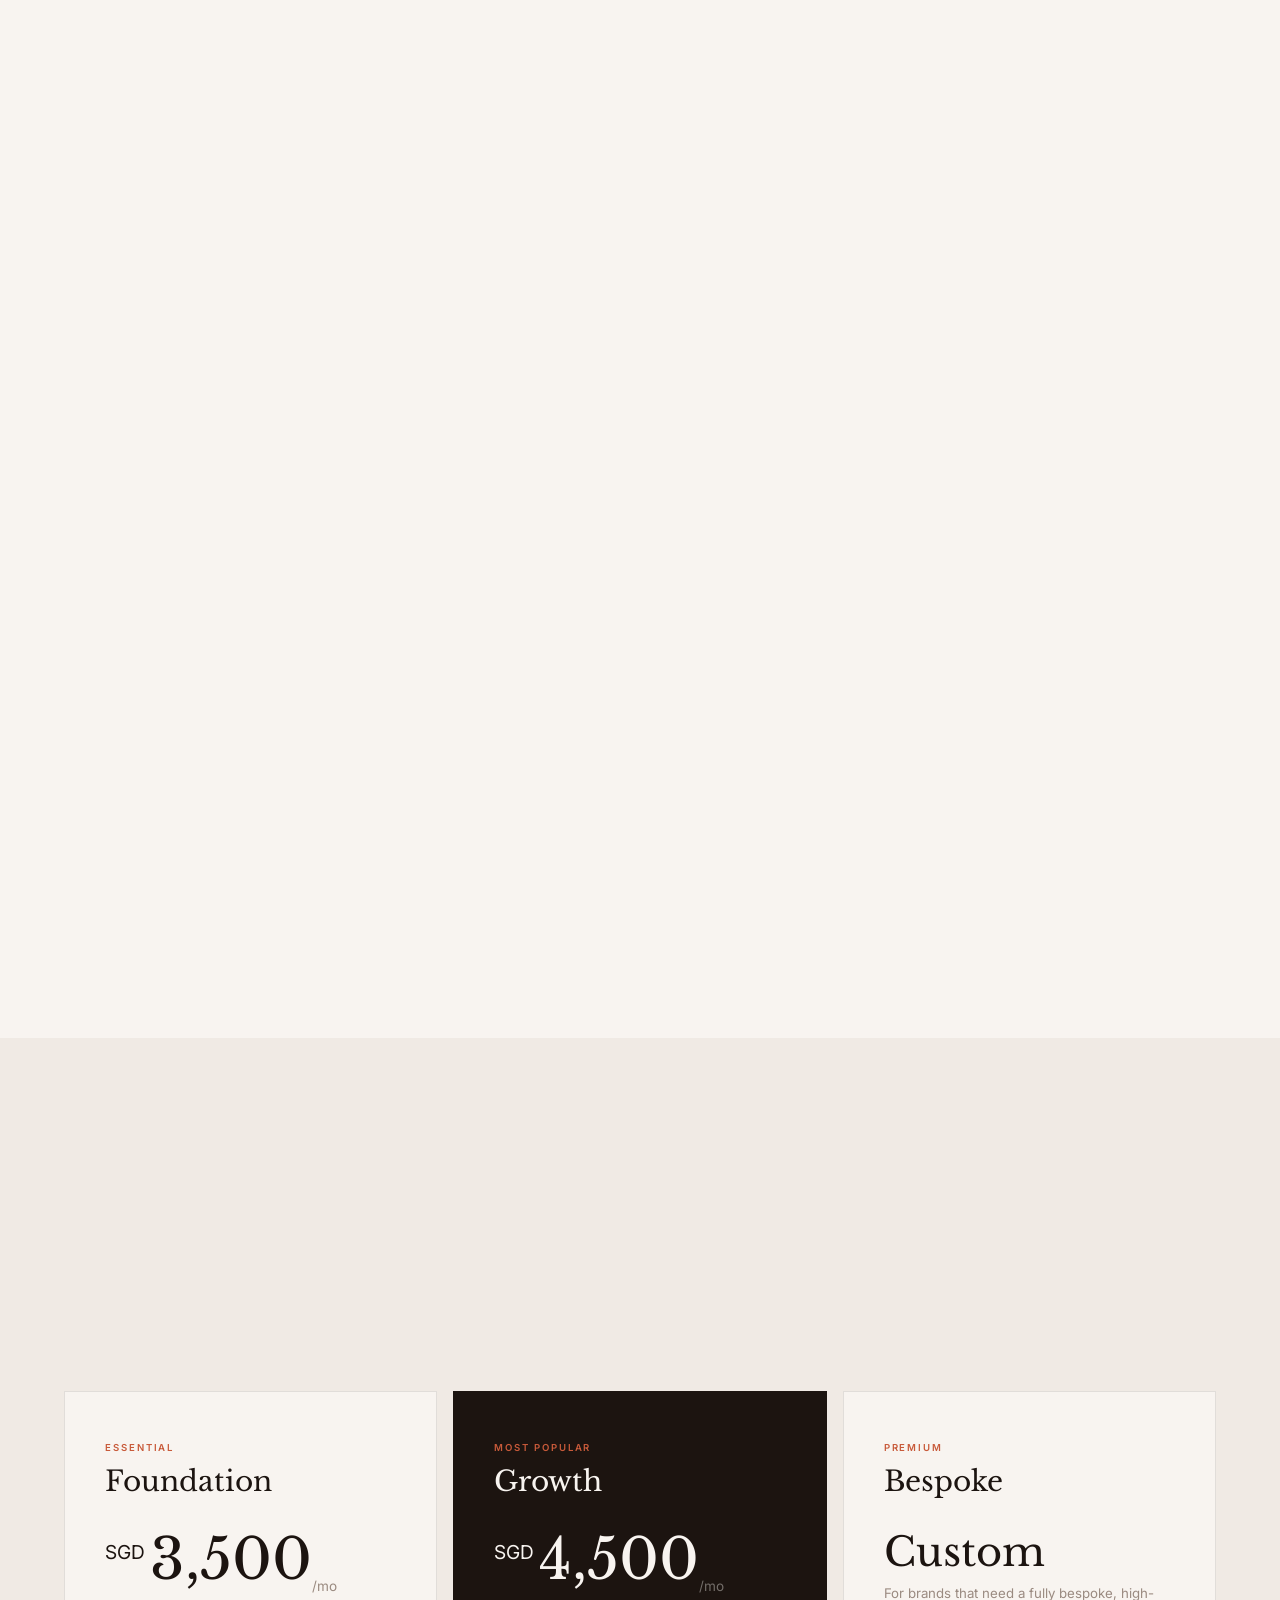
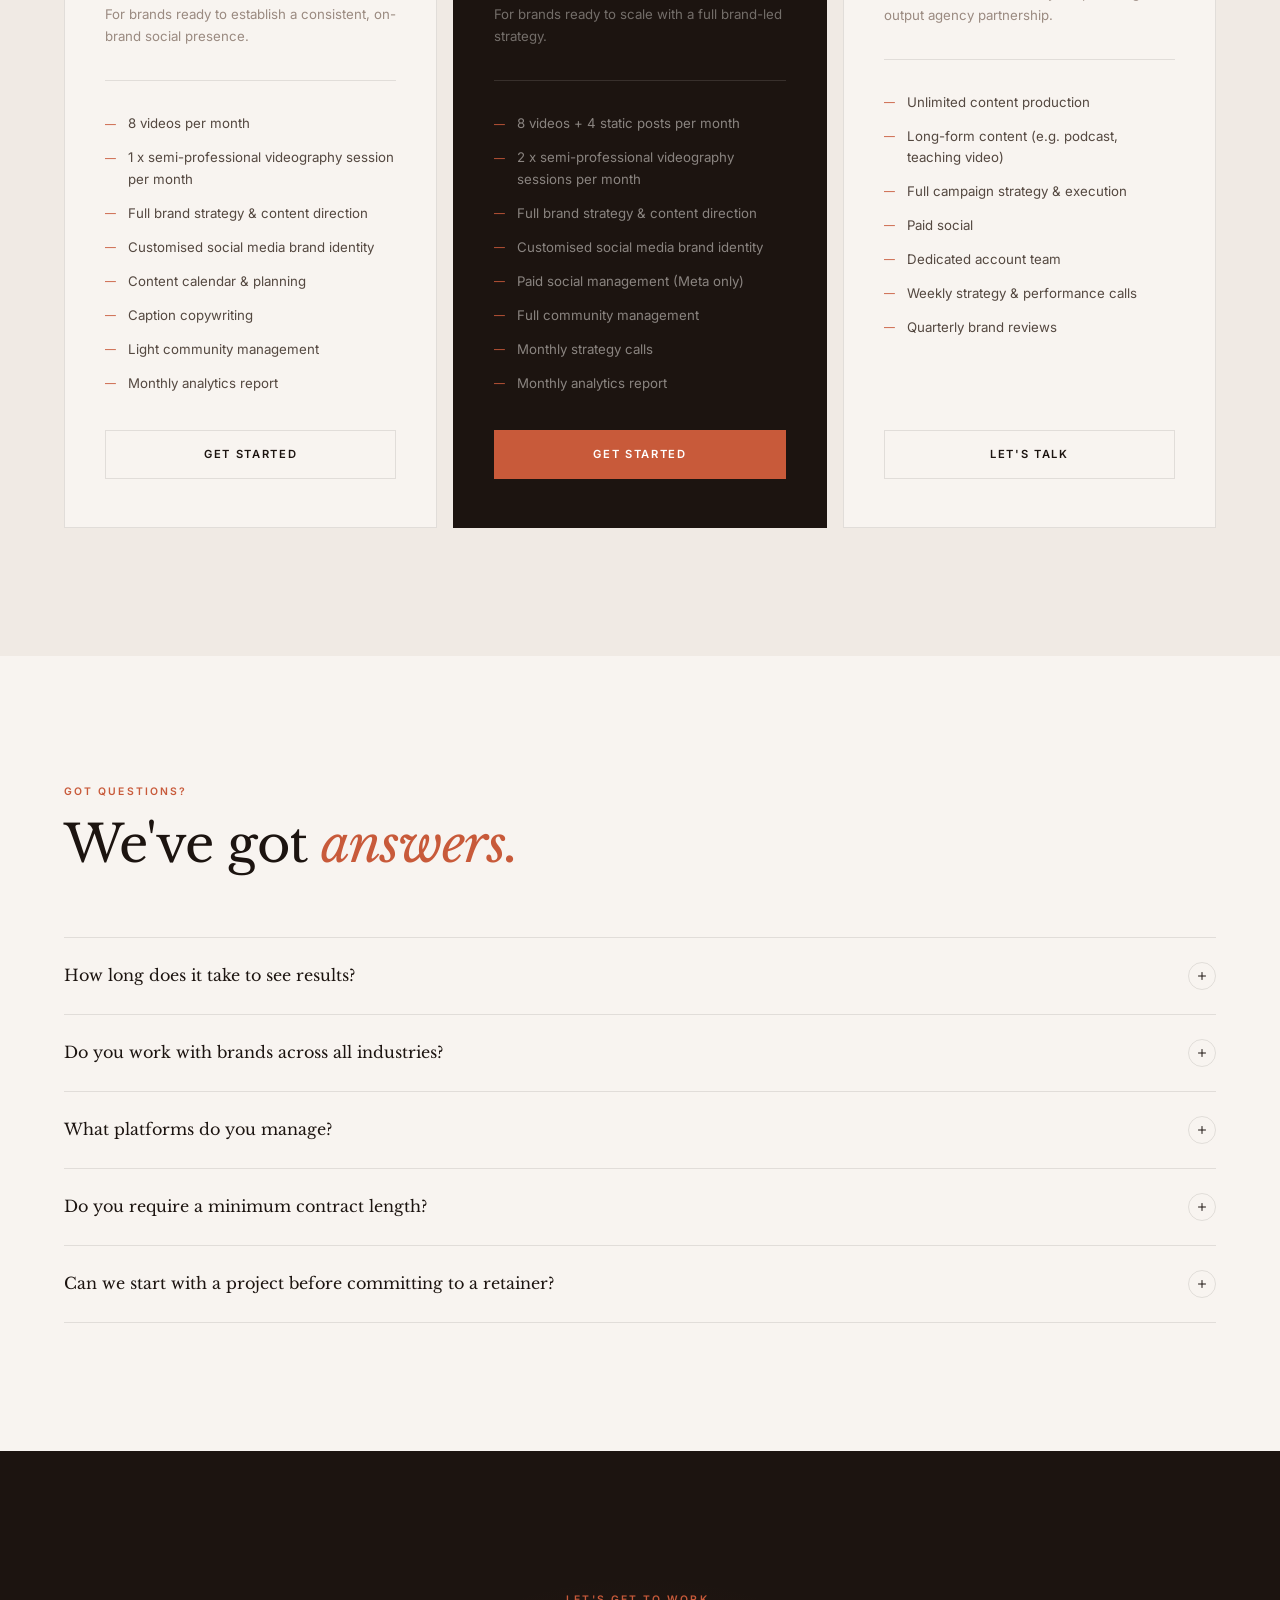
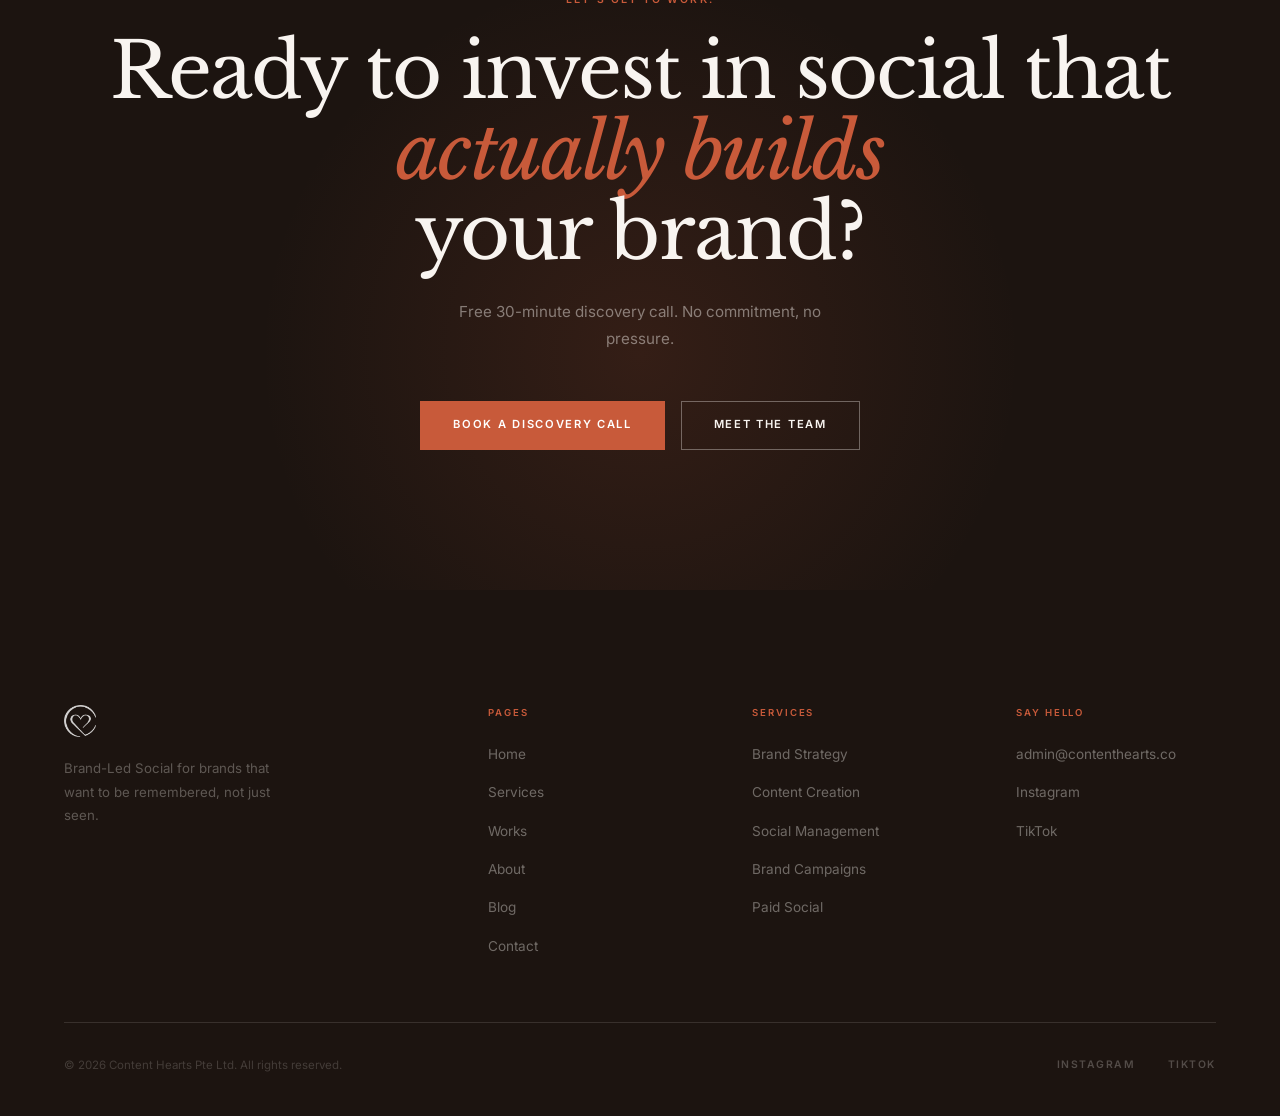
<file: services.html>
﻿<!DOCTYPE html>
<html lang="en">
<head>
  <meta charset="UTF-8" />
  <meta name="viewport" content="width=device-width, initial-scale=1.0" />
  <title>Services &amp; Pricing — Content Hearts</title>
  <meta name="description" content="Brand strategy, content creation, social media management, campaigns, paid social, and influencer strategy. Built for brands that want to lead.">
  <link rel="canonical" href="https://contenthearts.co/services.html" />

  <!-- Open Graph -->
  <meta property="og:type" content="website" />
  <meta property="og:url" content="https://contenthearts.co/services.html" />
  <meta property="og:title" content="Services &amp; Pricing — Content Hearts" />
  <meta property="og:description" content="Brand strategy, content creation, social media management, campaigns, paid social, and influencer strategy. Built for brands that want to lead." />
  <meta property="og:image" content="https://contenthearts.co/og-image.png" />
  <meta property="og:site_name" content="Content Hearts" />

  <!-- Twitter Card -->
  <meta name="twitter:card" content="summary_large_image" />
  <meta name="twitter:site" content="@contentheartsco" />
  <meta name="twitter:title" content="Services &amp; Pricing — Content Hearts" />
  <meta name="twitter:description" content="Brand strategy, content creation, social media management, campaigns, paid social, and influencer strategy. Built for brands that want to lead." />
  <meta name="twitter:image" content="https://contenthearts.co/og-image.png" />

  <link rel="preconnect" href="https://fonts.googleapis.com">
  <link rel="preconnect" href="https://fonts.gstatic.com" crossorigin>
  <link rel="stylesheet" href="style.css" />
</head>
<body>

  <nav class="nav scrolled" id="nav">
    <a href="index.html"><img src="../logo/content-hearts-logo-long-heart-new.png" alt="Content Hearts" class="nav__logo-img"></a>
    <ul class="nav__links">
      <li><a href="index.html" class="nav__link">Home</a></li>
      <li><a href="services.html" class="nav__link active">Services</a></li>
      <li><a href="works.html" class="nav__link">Works</a></li>
      <li><a href="about.html" class="nav__link">About</a></li>
      <li><a href="blog.html" class="nav__link">Blog</a></li>
      <li><a href="contact.html" class="nav__link">Contact</a></li>
    </ul>
    <a href="contact.html" class="btn btn--ghost-dark" style="font-size:0.68rem;padding:0.75rem 1.5rem;">Work With Us</a>
    <button class="nav__hamburger" id="hamburger" aria-label="Menu">
      <span></span><span></span><span></span>
    </button>
  </nav>
  <div class="nav__mobile" id="mobileNav">
    <a href="index.html"><img src="../logo/content-hearts-logo-long-heart-new.png" alt="Content Hearts" class="nav__logo-img nav__logo-img--mobile" style="margin-bottom:1rem;"></a>
    <a href="index.html" class="nav__link">Home</a>
    <a href="services.html" class="nav__link active">Services</a>
    <a href="works.html" class="nav__link">Works</a>
    <a href="about.html" class="nav__link">About</a>
    <a href="blog.html" class="nav__link">Blog</a>
    <a href="contact.html" class="nav__link">Contact</a>
    <a href="contact.html" class="btn btn--dark mt-lg" style="width:fit-content">Work With Us</a>
  </div>

  <!-- ── Page Hero ──────────────────────────────────────── -->
  <section class="page-hero">
    <div class="container">
      <span class="page-hero__hand fade-up">what we actually do.</span>
      <h1 class="page-hero__title fade-up fade-up-d1">Services &amp;<br><em>Pricing</em></h1>
      <p class="page-hero__sub fade-up fade-up-d2">Six disciplines. One goal: a social presence that builds your brand as powerfully as it builds your audience.</p>
    </div>
  </section>

  <!-- ── Services ───────────────────────────────────────── -->
  <section class="section">
    <div class="container">

      <!-- 01 Brand Strategy -->
      <div class="service-detail fade-up">
        <div class="sd__media">
          <img src="images/services/brand-strategy.jpg" alt="Brand Strategy">
        </div>
        <div class="sd__content">
          <div class="sd__eyebrow">01</div>
          <h2 class="sd__title">Brand Strategy<br><em>for Social</em></h2>
          <p class="sd__body">The strategic foundation before we post a thing — who you are, who you're for, and what you stand for.</p>
          <ul class="sd__features">
            <li class="sd__feature"><span class="sd__feature-dot"></span>Brand &amp; Social Audit</li>
            <li class="sd__feature"><span class="sd__feature-dot"></span>Social Media Brand Identity</li>
            <li class="sd__feature"><span class="sd__feature-dot"></span>Audience Positioning</li>
            <li class="sd__feature"><span class="sd__feature-dot"></span>Content Pillars &amp; Creative Direction</li>
          </ul>
        </div>
      </div>

      <!-- 02 Content Production -->
      <div class="service-detail fade-up">
        <div class="sd__media sd__media--carousel">
          <img src="images/services/content-production-3.png" class="sd__slide is-active" alt="Content production">
          <img src="images/services/content-production-4.png" class="sd__slide" alt="Content production">
          <img src="images/services/content-production-5.png" class="sd__slide" alt="Content production">
          <img src="images/services/content-production-1.jpg" class="sd__slide" alt="Content production">
          <img src="images/services/content-production-2.jpg" class="sd__slide" alt="Content production">
          <button class="sd__carousel-btn sd__carousel-prev" aria-label="Previous image">
            <svg viewBox="0 0 24 24" fill="none" stroke="currentColor" stroke-width="2" stroke-linecap="round" stroke-linejoin="round"><polyline points="15 18 9 12 15 6"/></svg>
          </button>
          <button class="sd__carousel-btn sd__carousel-next" aria-label="Next image">
            <svg viewBox="0 0 24 24" fill="none" stroke="currentColor" stroke-width="2" stroke-linecap="round" stroke-linejoin="round"><polyline points="9 18 15 12 9 6"/></svg>
          </button>
          <div class="sd__dots">
            <span class="sd__dot is-active"></span>
            <span class="sd__dot"></span>
            <span class="sd__dot"></span>
            <span class="sd__dot"></span>
            <span class="sd__dot"></span>
          </div>
        </div>
        <div class="sd__content">
          <div class="sd__eyebrow">02</div>
          <h2 class="sd__title">Content<br><em>Production</em></h2>
          <p class="sd__body">Premium, on-brand content that stops the scroll — from concept to caption.</p>
          <ul class="sd__features">
            <li class="sd__feature"><span class="sd__feature-dot"></span>Cinematic Video Production</li>
            <li class="sd__feature"><span class="sd__feature-dot"></span>Photography &amp; Art Direction</li>
            <li class="sd__feature"><span class="sd__feature-dot"></span>Branded Scripting &amp; Storyboarding</li>
            <li class="sd__feature"><span class="sd__feature-dot"></span>Graphic Design &amp; Templates</li>
          </ul>
        </div>
      </div>

      <!-- 03 Social Media Management -->
      <div class="service-detail fade-up">
        <div class="sd__media">
          <img src="images/services/social-management.jpg" alt="Social media management">
        </div>
        <div class="sd__content">
          <div class="sd__eyebrow">03</div>
          <h2 class="sd__title">Social Media<br><em>Management</em></h2>
          <p class="sd__body">Consistent, intentional, always on-brand. We handle the day-to-day so you don't have to.</p>
          <ul class="sd__features">
            <li class="sd__feature"><span class="sd__feature-dot"></span>Content Scheduling &amp; Publishing</li>
            <li class="sd__feature"><span class="sd__feature-dot"></span>Community Management</li>
            <li class="sd__feature"><span class="sd__feature-dot"></span>Analytics &amp; Reporting</li>
            <li class="sd__feature"><span class="sd__feature-dot"></span>Platform Optimisation</li>
          </ul>
        </div>
      </div>

      <!-- 04 Branded Campaigns -->
      <div class="service-detail fade-up">
        <div class="sd__media">
          <img src="images/services/branded-campaigns.png" alt="Branded campaigns">
        </div>
        <div class="sd__content">
          <div class="sd__eyebrow">04</div>
          <h2 class="sd__title">Branded<br><em>Campaigns</em></h2>
          <p class="sd__body">A clear brand idea at the centre — social moments that stick long after the campaign ends.</p>
          <ul class="sd__features">
            <li class="sd__feature"><span class="sd__feature-dot"></span>Campaign Strategy &amp; Concepting</li>
            <li class="sd__feature"><span class="sd__feature-dot"></span>Multi-Platform Creative</li>
            <li class="sd__feature"><span class="sd__feature-dot"></span>Launch &amp; Activation</li>
            <li class="sd__feature"><span class="sd__feature-dot"></span>Post-Campaign Analysis</li>
          </ul>
        </div>
      </div>

      <!-- 05 Paid Social & Growth -->
      <div class="service-detail fade-up">
        <div class="sd__media">
          <img src="images/services/paid-social.png" alt="Paid social and growth" style="object-position: center 70%;">
        </div>
        <div class="sd__content">
          <div class="sd__eyebrow">05</div>
          <h2 class="sd__title">Paid Social<br><em>&amp; Growth</em></h2>
          <p class="sd__body">Performance with personality. Every dollar builds reach and reputation at the same time.</p>
          <ul class="sd__features">
            <li class="sd__feature"><span class="sd__feature-dot"></span>Meta Ads (Facebook &amp; Instagram)</li>
            <li class="sd__feature"><span class="sd__feature-dot"></span>Ad Creative Production</li>
          </ul>
        </div>
      </div>

      <!-- 06 UGC Strategy -->
      <div class="service-detail fade-up">
        <div class="sd__media">
          <img src="images/services/ugc.png" alt="UGC strategy and creators">
        </div>
        <div class="sd__content">
          <div class="sd__eyebrow">06</div>
          <h2 class="sd__title">UGC<br><em>Strategy</em></h2>
          <p class="sd__body">Creators who genuinely align — in values, aesthetics, and brand fit. Quality over quantity, always.</p>
          <ul class="sd__features">
            <li class="sd__feature"><span class="sd__feature-dot"></span>Talent Identification &amp; Vetting</li>
            <li class="sd__feature"><span class="sd__feature-dot"></span>Creative Briefing &amp; Direction</li>
            <li class="sd__feature"><span class="sd__feature-dot"></span>Campaign Management</li>
            <li class="sd__feature"><span class="sd__feature-dot"></span>Performance Reporting</li>
          </ul>
        </div>
      </div>

    </div>
  </section>

  <!-- ── Pricing ────────────────────────────────────────── -->
  <section class="section section--alt">
    <div class="container">
      <div class="sh--center fade-up">
        <span class="sh__eyebrow">investment</span>
        <h2 class="sh__title">Transparent <em>pricing,</em><br>tailored to you.</h2>
      </div>
      <div class="price-grid">
        <div class="price-card fade-up fade-up-d1">
          <div class="price-card__tier">Essential</div>
          <div class="price-card__name">Foundation</div>
          <div class="price-card__price"><sup>SGD </sup>3,500<sub>/mo</sub></div>
          <div class="price-card__desc">For brands ready to establish a consistent, on-brand social presence.</div>
          <div class="price-card__divider"></div>
          <ul class="price-card__features">
            <li class="price-card__feature">8 videos per month</li>
            <li class="price-card__feature">1 x semi-professional videography session per month</li>
            <li class="price-card__feature">Full brand strategy &amp; content direction</li>
            <li class="price-card__feature">Customised social media brand identity</li>
            <li class="price-card__feature">Content calendar &amp; planning</li>
            <li class="price-card__feature">Caption copywriting</li>
            <li class="price-card__feature">Light community management</li>
            <li class="price-card__feature">Monthly analytics report</li>
          </ul>
          <div class="price-card__cta">
            <a href="contact.html" class="btn btn--ghost-dark" style="width:100%;justify-content:center;">Get Started</a>
          </div>
        </div>
        <div class="price-card price-card--featured fade-up fade-up-d2">
          <div class="price-card__tier">Most Popular</div>
          <div class="price-card__name">Growth</div>
          <div class="price-card__price"><sup>SGD </sup>4,500<sub>/mo</sub></div>
          <div class="price-card__desc">For brands ready to scale with a full brand-led strategy.</div>
          <div class="price-card__divider"></div>
          <ul class="price-card__features">
            <li class="price-card__feature">8 videos + 4 static posts per month</li>
            <li class="price-card__feature">2 x semi-professional videography sessions per month</li>
            <li class="price-card__feature">Full brand strategy &amp; content direction</li>
            <li class="price-card__feature">Customised social media brand identity</li>
            <li class="price-card__feature">Paid social management (Meta only)</li>
            <li class="price-card__feature">Full community management</li>
            <li class="price-card__feature">Monthly strategy calls</li>
            <li class="price-card__feature">Monthly analytics report</li>
          </ul>
          <div class="price-card__cta">
            <a href="contact.html" class="btn btn--terra" style="width:100%;justify-content:center;">Get Started</a>
          </div>
        </div>
        <div class="price-card fade-up fade-up-d3">
          <div class="price-card__tier">Premium</div>
          <div class="price-card__name">Bespoke</div>
          <div class="price-card__price" style="font-size:2.5rem;margin-top:1.75rem;">Custom</div>
          <div class="price-card__desc">For brands that need a fully bespoke, high-output agency partnership.</div>
          <div class="price-card__divider"></div>
          <ul class="price-card__features">
            <li class="price-card__feature">Unlimited content production</li>
            <li class="price-card__feature">Long-form content (e.g. podcast, teaching video)</li>
            <li class="price-card__feature">Full campaign strategy &amp; execution</li>
            <li class="price-card__feature">Paid social</li>
            <li class="price-card__feature">Dedicated account team</li>
            <li class="price-card__feature">Weekly strategy &amp; performance calls</li>
            <li class="price-card__feature">Quarterly brand reviews</li>
          </ul>
          <div class="price-card__cta">
            <a href="contact.html" class="btn btn--ghost-dark" style="width:100%;justify-content:center;">Let's Talk</a>
          </div>
        </div>
      </div>
    </div>
  </section>

  <!-- ── FAQ ────────────────────────────────────────────── -->
  <section class="section">
    <div class="container">
      <div class="sh fade-up">
        <span class="sh__eyebrow">got questions?</span>
        <h2 class="sh__title">We've got <em>answers.</em></h2>
      </div>
      <div class="faq mt-xl">
        <div class="faq__item fade-up">
          <button class="faq__trigger">
            How long does it take to see results?
            <div class="faq__icon"><svg xmlns="http://www.w3.org/2000/svg" viewBox="0 0 24 24" fill="none" stroke="currentColor" stroke-width="2" stroke-linecap="round" stroke-linejoin="round"><line x1="12" y1="5" x2="12" y2="19"/><line x1="5" y1="12" x2="19" y2="12"/></svg></div>
          </button>
          <div class="faq__body"><div class="faq__body-inner"><p>Brand-led social is a long-term play. Most clients see engagement improvements within 60–90 days. Significant brand perception shifts typically emerge at the 4–6 month mark. We're upfront about this — no overnight results promises here.</p></div></div>
        </div>
        <div class="faq__item fade-up">
          <button class="faq__trigger">
            Do you work with brands across all industries?
            <div class="faq__icon"><svg xmlns="http://www.w3.org/2000/svg" viewBox="0 0 24 24" fill="none" stroke="currentColor" stroke-width="2" stroke-linecap="round" stroke-linejoin="round"><line x1="12" y1="5" x2="12" y2="19"/><line x1="5" y1="12" x2="19" y2="12"/></svg></div>
          </button>
          <div class="faq__body"><div class="faq__body-inner"><p>We specialise in brand-forward industries — lifestyle, hospitality, beauty, fashion, F&amp;B, wellness, and professional services. Our approach works best where identity and branding matter. Not sure? A discovery call is the best place to start.</p></div></div>
        </div>
        <div class="faq__item fade-up">
          <button class="faq__trigger">
            What platforms do you manage?
            <div class="faq__icon"><svg xmlns="http://www.w3.org/2000/svg" viewBox="0 0 24 24" fill="none" stroke="currentColor" stroke-width="2" stroke-linecap="round" stroke-linejoin="round"><line x1="12" y1="5" x2="12" y2="19"/><line x1="5" y1="12" x2="19" y2="12"/></svg></div>
          </button>
          <div class="faq__body"><div class="faq__body-inner"><p>Primarily Instagram and TikTok. YouTube is available for bespoke engagements. We'd rather do fewer platforms exceptionally well than spread thin across all of them.</p></div></div>
        </div>
        <div class="faq__item fade-up">
          <button class="faq__trigger">
            Do you require a minimum contract length?
            <div class="faq__icon"><svg xmlns="http://www.w3.org/2000/svg" viewBox="0 0 24 24" fill="none" stroke="currentColor" stroke-width="2" stroke-linecap="round" stroke-linejoin="round"><line x1="12" y1="5" x2="12" y2="19"/><line x1="5" y1="12" x2="19" y2="12"/></svg></div>
          </button>
          <div class="faq__body"><div class="faq__body-inner"><p>4-month minimum to start. This allows time to properly establish strategy and build meaningful momentum. After the initial term, engagements move to rolling monthly agreements with 30 days notice.</p></div></div>
        </div>
        <div class="faq__item fade-up">
          <button class="faq__trigger">
            Can we start with a project before committing to a retainer?
            <div class="faq__icon"><svg xmlns="http://www.w3.org/2000/svg" viewBox="0 0 24 24" fill="none" stroke="currentColor" stroke-width="2" stroke-linecap="round" stroke-linejoin="round"><line x1="12" y1="5" x2="12" y2="19"/><line x1="5" y1="12" x2="19" y2="12"/></svg></div>
          </button>
          <div class="faq__body"><div class="faq__body-inner"><p>Yes. We offer one-off content production services for brands who want to test the waters first. Get in touch and we'll figure out what works.</p></div></div>
        </div>
      </div>
    </div>
  </section>

  <!-- ── CTA ────────────────────────────────────────────── -->
  <section class="cta-banner">
    <div class="container" style="position:relative;z-index:1;">
      <span class="cta-banner__hand fade-up">let's get to work.</span>
      <h2 class="cta-banner__title fade-up fade-up-d1">Ready to invest in social that <em>actually builds</em><br>your brand?</h2>
      <p class="cta-banner__sub fade-up fade-up-d2">Free 30-minute discovery call. No commitment, no pressure.</p>
      <div class="cta-banner__btns fade-up fade-up-d3">
        <a href="contact.html" class="btn btn--terra">Book a Discovery Call</a>
        <a href="about.html" class="btn btn--ghost">Meet the Team</a>
      </div>
    </div>
  </section>

  <!-- ── Footer ─────────────────────────────────────────── -->
  <footer class="footer">
    <div class="container">
      <div class="footer__grid">
        <div>
          <img src="../logo/content-hearts-logo-long-heart-new.png" alt="Content Hearts" class="footer__logo-img">
          <p class="footer__tagline">Brand-Led Social for brands that want to be remembered, not just seen.</p>
        </div>
        <div>
          <div class="footer__col-title">Pages</div>
          <ul class="footer__links">
            <li><a href="index.html" class="footer__link">Home</a></li>
            <li><a href="services.html" class="footer__link">Services</a></li>
            <li><a href="works.html" class="footer__link">Works</a></li>
            <li><a href="about.html" class="footer__link">About</a></li>
            <li><a href="blog.html" class="footer__link">Blog</a></li>
            <li><a href="contact.html" class="footer__link">Contact</a></li>
          </ul>
        </div>
        <div>
          <div class="footer__col-title">Services</div>
          <ul class="footer__links">
            <li><a href="services.html" class="footer__link">Brand Strategy</a></li>
            <li><a href="services.html" class="footer__link">Content Creation</a></li>
            <li><a href="services.html" class="footer__link">Social Management</a></li>
            <li><a href="services.html" class="footer__link">Brand Campaigns</a></li>
            <li><a href="services.html" class="footer__link">Paid Social</a></li>
          </ul>
        </div>
        <div>
          <div class="footer__col-title">Say Hello</div>
          <ul class="footer__links">
            <li><a href="mailto:admin@contenthearts.co" class="footer__link">admin@contenthearts.co</a></li>
            <li><a href="https://www.instagram.com/contentheartsco/" class="footer__link" target="_blank" rel="noopener">Instagram</a></li>
            <li><a href="https://www.tiktok.com/@contentheartsco" class="footer__link" target="_blank" rel="noopener">TikTok</a></li>
          </ul>
        </div>
      </div>
      <div class="footer__bottom">
        <p class="footer__copy">© 2026 Content Hearts Pte Ltd. All rights reserved.</p>
        <div class="footer__socials">
          <a href="https://www.instagram.com/contentheartsco/" class="footer__social" target="_blank" rel="noopener">Instagram</a>
          <a href="https://www.tiktok.com/@contentheartsco" class="footer__social" target="_blank" rel="noopener">TikTok</a>
        </div>
      </div>
    </div>
  </footer>

  <script src="script.js"></script>
</body>
</html>
</file>
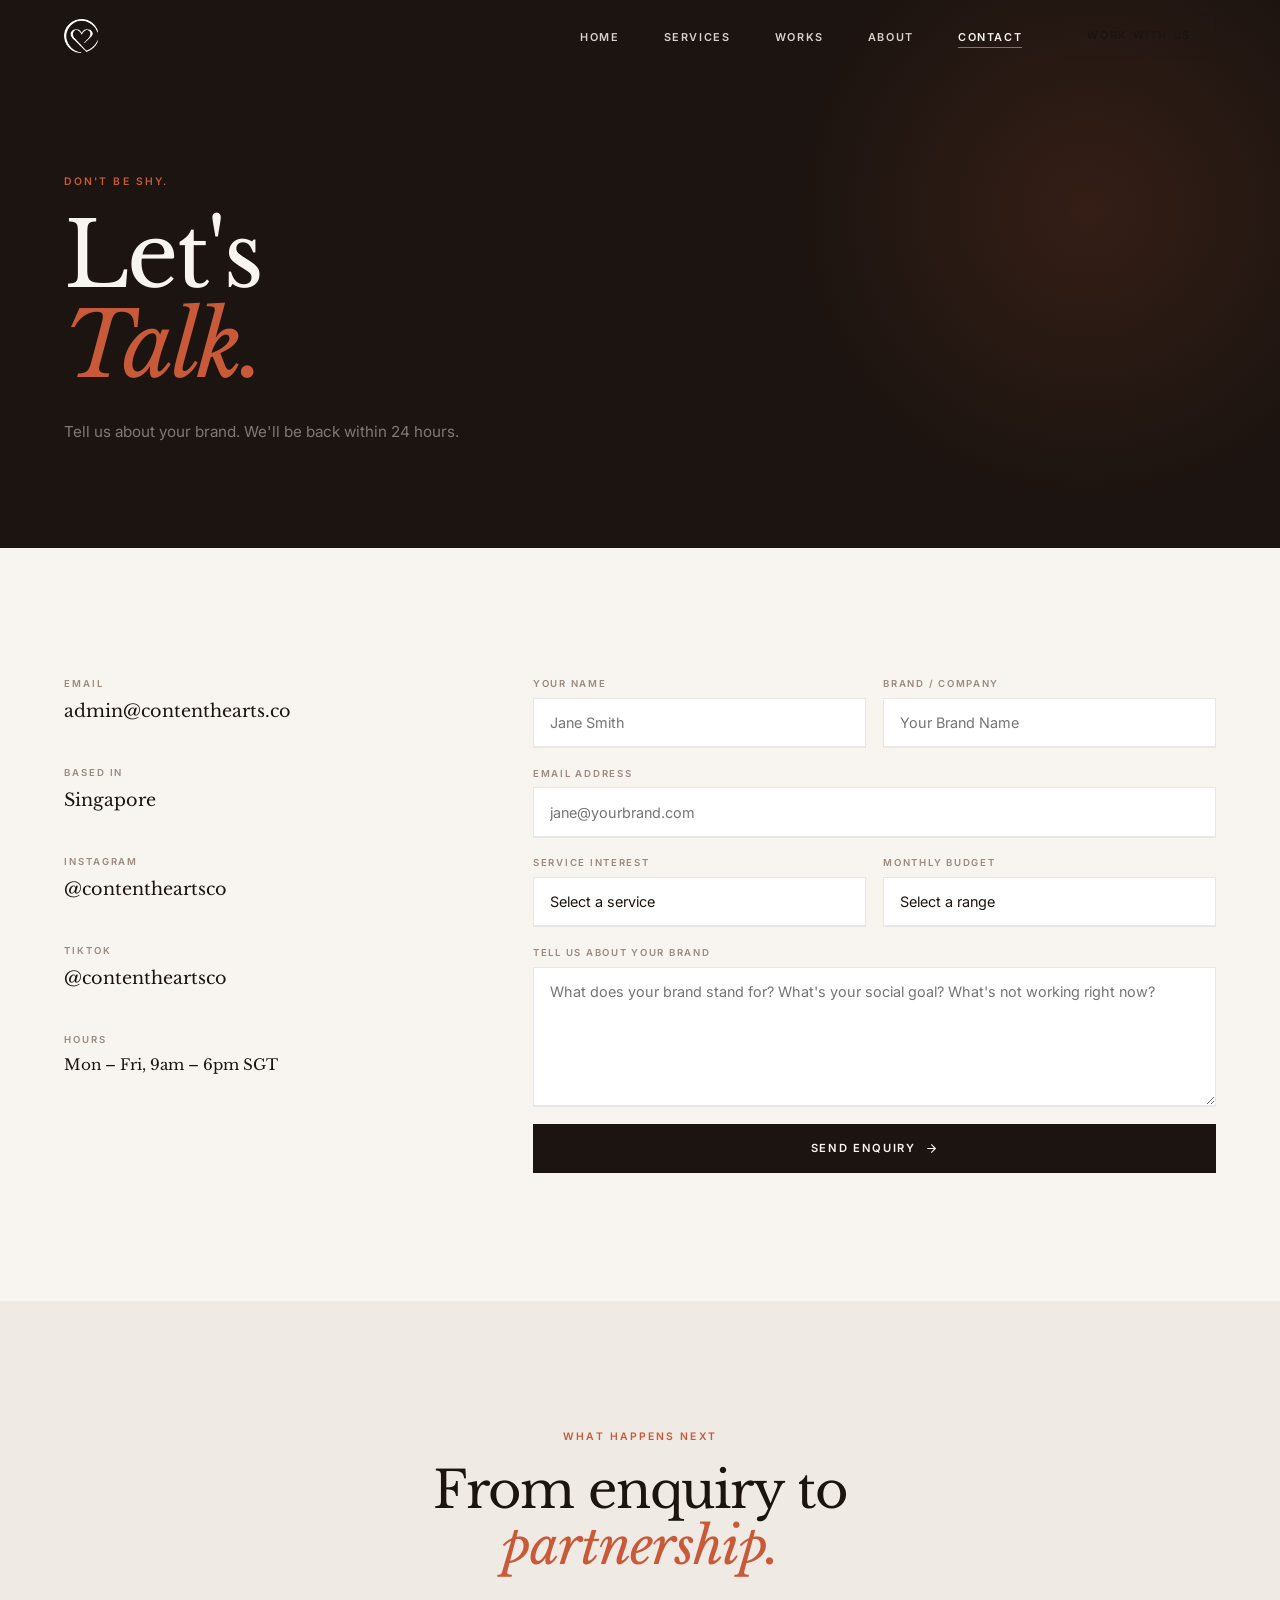
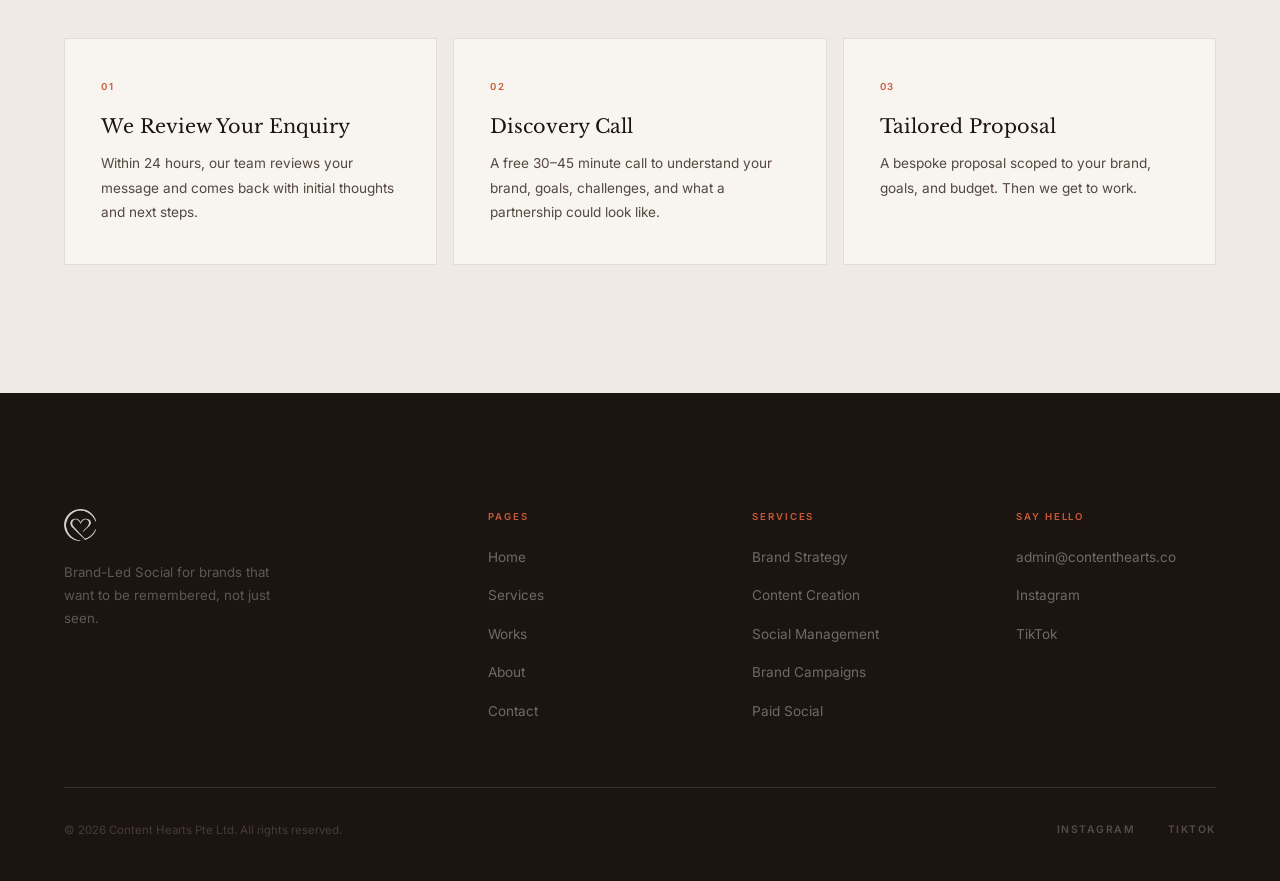
<file: _deploy/contact.html>
<!DOCTYPE html>
<html lang="en">
<head>
  <meta charset="UTF-8" />
  <meta name="viewport" content="width=device-width, initial-scale=1.0" />
  <title>Contact — Content Hearts</title>
  <meta name="description" content="Book a free discovery call with Content Hearts. Let's talk about your brand.">
  <link rel="canonical" href="https://contenthearts.co/contact.html" />

  <!-- Open Graph -->
  <meta property="og:type" content="website" />
  <meta property="og:url" content="https://contenthearts.co/contact.html" />
  <meta property="og:title" content="Contact — Content Hearts" />
  <meta property="og:description" content="Book a free discovery call with Content Hearts. Let's talk about your brand." />
  <meta property="og:image" content="https://contenthearts.co/og-image.png" />
  <meta property="og:site_name" content="Content Hearts" />

  <!-- Twitter Card -->
  <meta name="twitter:card" content="summary_large_image" />
  <meta name="twitter:site" content="@contentheartsco" />
  <meta name="twitter:title" content="Contact — Content Hearts" />
  <meta name="twitter:description" content="Book a free discovery call with Content Hearts. Let's talk about your brand." />
  <meta name="twitter:image" content="https://contenthearts.co/og-image.png" />

  <link rel="preconnect" href="https://fonts.googleapis.com">
  <link rel="preconnect" href="https://fonts.gstatic.com" crossorigin>
  <link rel="stylesheet" href="style.css" />
</head>
<body>

  <nav class="nav scrolled" id="nav">
    <a href="index.html"><img src="../logo/content-hearts-logo-long-heart-new.png" alt="Content Hearts" class="nav__logo-img"></a>
    <ul class="nav__links">
      <li><a href="index.html" class="nav__link">Home</a></li>
      <li><a href="services.html" class="nav__link">Services</a></li>
      <li><a href="works.html" class="nav__link">Works</a></li>
      <li><a href="about.html" class="nav__link">About</a></li>
      <li><a href="contact.html" class="nav__link active">Contact</a></li>
    </ul>
    <a href="contact.html" class="btn btn--ghost-dark" style="font-size:0.68rem;padding:0.75rem 1.5rem;">Work With Us</a>
    <button class="nav__hamburger" id="hamburger" aria-label="Menu">
      <span></span><span></span><span></span>
    </button>
  </nav>
  <div class="nav__mobile" id="mobileNav">
    <a href="index.html"><img src="../logo/content-hearts-logo-long-heart-new.png" alt="Content Hearts" class="nav__logo-img nav__logo-img--mobile" style="margin-bottom:1rem;"></a>
    <a href="index.html" class="nav__link">Home</a>
    <a href="services.html" class="nav__link">Services</a>
    <a href="works.html" class="nav__link">Works</a>
    <a href="about.html" class="nav__link">About</a>
    <a href="contact.html" class="nav__link active">Contact</a>
    <a href="contact.html" class="btn btn--dark mt-lg" style="width:fit-content">Work With Us</a>
  </div>

  <!-- ── Page Hero ──────────────────────────────────────── -->
  <section class="page-hero">
    <div class="container">
      <span class="page-hero__hand fade-up">don't be shy.</span>
      <h1 class="page-hero__title fade-up fade-up-d1">Let's<br><em>Talk.</em></h1>
      <p class="page-hero__sub fade-up fade-up-d2">Tell us about your brand. We'll be back within 24 hours.</p>
    </div>
  </section>

  <!-- ── Contact ────────────────────────────────────────── -->
  <section class="section">
    <div class="container">
      <div class="contact-grid">
        <div class="contact-info fade-up">
          <div class="cinfo-item">
            <div class="cinfo-label">Email</div>
            <a href="mailto:admin@contenthearts.co" class="cinfo-value">admin@contenthearts.co</a>
          </div>
          <div class="cinfo-item">
            <div class="cinfo-label">Based In</div>
            <div class="cinfo-value">Singapore</div>
          </div>
          <div class="cinfo-item">
            <div class="cinfo-label">Instagram</div>
            <a href="https://www.instagram.com/contentheartsco/" class="cinfo-value" target="_blank" rel="noopener">@contentheartsco</a>
          </div>
          <div class="cinfo-item">
            <div class="cinfo-label">TikTok</div>
            <a href="https://www.tiktok.com/@contentheartsco" class="cinfo-value" target="_blank" rel="noopener">@contentheartsco</a>
          </div>
          <div class="cinfo-item">
            <div class="cinfo-label">Hours</div>
            <div class="cinfo-value" style="font-size:0.95rem;">Mon – Fri, 9am – 6pm SGT</div>
          </div>
        </div>

        <form class="contact-form fade-up fade-up-d1" name="contact" netlify>
          <div class="form-row">
            <div class="form-group">
              <label class="form-label" for="name">Your Name</label>
              <input class="form-input" type="text" id="name" name="name" placeholder="Jane Smith" required>
            </div>
            <div class="form-group">
              <label class="form-label" for="company">Brand / Company</label>
              <input class="form-input" type="text" id="company" name="company" placeholder="Your Brand Name">
            </div>
          </div>
          <div class="form-group">
            <label class="form-label" for="email">Email Address</label>
            <input class="form-input" type="email" id="email" name="email" placeholder="jane@yourbrand.com" required>
          </div>
          <div class="form-row">
            <div class="form-group">
              <label class="form-label" for="service">Service Interest</label>
              <select class="form-select" id="service" name="service">
                <option value="" disabled selected>Select a service</option>
                <option>Brand Strategy for Social</option>
                <option>Content Creation &amp; Direction</option>
                <option>Social Media Management</option>
                <option>Brand Campaigns</option>
                <option>Paid Social &amp; Growth</option>
                <option>Influencer &amp; Creator Strategy</option>
                <option>Full Retainer Partnership</option>
                <option>Not sure yet</option>
              </select>
            </div>
            <div class="form-group">
              <label class="form-label" for="budget">Monthly Budget</label>
              <select class="form-select" id="budget" name="budget">
                <option value="" disabled selected>Select a range</option>
                <option>SGD 2,000 – 3,000</option>
                <option>SGD 3,000 – 5,000</option>
                <option>SGD 5,000 – 10,000</option>
                <option>SGD 10,000+</option>
                <option>Not sure yet</option>
              </select>
            </div>
          </div>
          <div class="form-group">
            <label class="form-label" for="message">Tell Us About Your Brand</label>
            <textarea class="form-textarea" id="message" name="message" placeholder="What does your brand stand for? What's your social goal? What's not working right now?" required></textarea>
          </div>
          <button type="submit" class="btn btn--dark" style="width:100%;justify-content:center;">
            Send Enquiry
            <svg xmlns="http://www.w3.org/2000/svg" viewBox="0 0 24 24" fill="none" stroke="currentColor" stroke-width="2" stroke-linecap="round" stroke-linejoin="round"><line x1="5" y1="12" x2="19" y2="12"/><polyline points="12 5 19 12 12 19"/></svg>
          </button>
        </form>
      </div>
    </div>
  </section>

  <!-- ── What Happens Next ──────────────────────────────── -->
  <section class="section section--alt">
    <div class="container">
      <div class="sh--center fade-up">
        <span class="sh__eyebrow">what happens next</span>
        <h2 class="sh__title">From enquiry to<br><em>partnership.</em></h2>
      </div>
      <div class="how-grid">
        <div class="how-item fade-up fade-up-d1">
          <div class="how-item__num">01</div>
          <div class="how-item__title">We Review Your Enquiry</div>
          <p class="how-item__body">Within 24 hours, our team reviews your message and comes back with initial thoughts and next steps.</p>
        </div>
        <div class="how-item fade-up fade-up-d2">
          <div class="how-item__num">02</div>
          <div class="how-item__title">Discovery Call</div>
          <p class="how-item__body">A free 30–45 minute call to understand your brand, goals, challenges, and what a partnership could look like.</p>
        </div>
        <div class="how-item fade-up fade-up-d3">
          <div class="how-item__num">03</div>
          <div class="how-item__title">Tailored Proposal</div>
          <p class="how-item__body">A bespoke proposal scoped to your brand, goals, and budget. Then we get to work.</p>
        </div>
      </div>
    </div>
  </section>

  <!-- ── Footer ─────────────────────────────────────────── -->
  <footer class="footer">
    <div class="container">
      <div class="footer__grid">
        <div>
          <img src="../logo/content-hearts-logo-long-heart-new.png" alt="Content Hearts" class="footer__logo-img">
          <p class="footer__tagline">Brand-Led Social for brands that want to be remembered, not just seen.</p>
        </div>
        <div>
          <div class="footer__col-title">Pages</div>
          <ul class="footer__links">
            <li><a href="index.html" class="footer__link">Home</a></li>
            <li><a href="services.html" class="footer__link">Services</a></li>
            <li><a href="works.html" class="footer__link">Works</a></li>
            <li><a href="about.html" class="footer__link">About</a></li>
            <li><a href="contact.html" class="footer__link">Contact</a></li>
          </ul>
        </div>
        <div>
          <div class="footer__col-title">Services</div>
          <ul class="footer__links">
            <li><a href="services.html" class="footer__link">Brand Strategy</a></li>
            <li><a href="services.html" class="footer__link">Content Creation</a></li>
            <li><a href="services.html" class="footer__link">Social Management</a></li>
            <li><a href="services.html" class="footer__link">Brand Campaigns</a></li>
            <li><a href="services.html" class="footer__link">Paid Social</a></li>
          </ul>
        </div>
        <div>
          <div class="footer__col-title">Say Hello</div>
          <ul class="footer__links">
            <li><a href="mailto:admin@contenthearts.co" class="footer__link">admin@contenthearts.co</a></li>
            <li><a href="https://www.instagram.com/contentheartsco/" class="footer__link" target="_blank" rel="noopener">Instagram</a></li>
            <li><a href="https://www.tiktok.com/@contentheartsco" class="footer__link" target="_blank" rel="noopener">TikTok</a></li>
          </ul>
        </div>
      </div>
      <div class="footer__bottom">
        <p class="footer__copy">© 2026 Content Hearts Pte Ltd. All rights reserved.</p>
        <div class="footer__socials">
          <a href="https://www.instagram.com/contentheartsco/" class="footer__social" target="_blank" rel="noopener">Instagram</a>
          <a href="https://www.tiktok.com/@contentheartsco" class="footer__social" target="_blank" rel="noopener">TikTok</a>
        </div>
      </div>
    </div>
  </footer>

  <script src="script.js"></script>
</body>
</html>
</file>
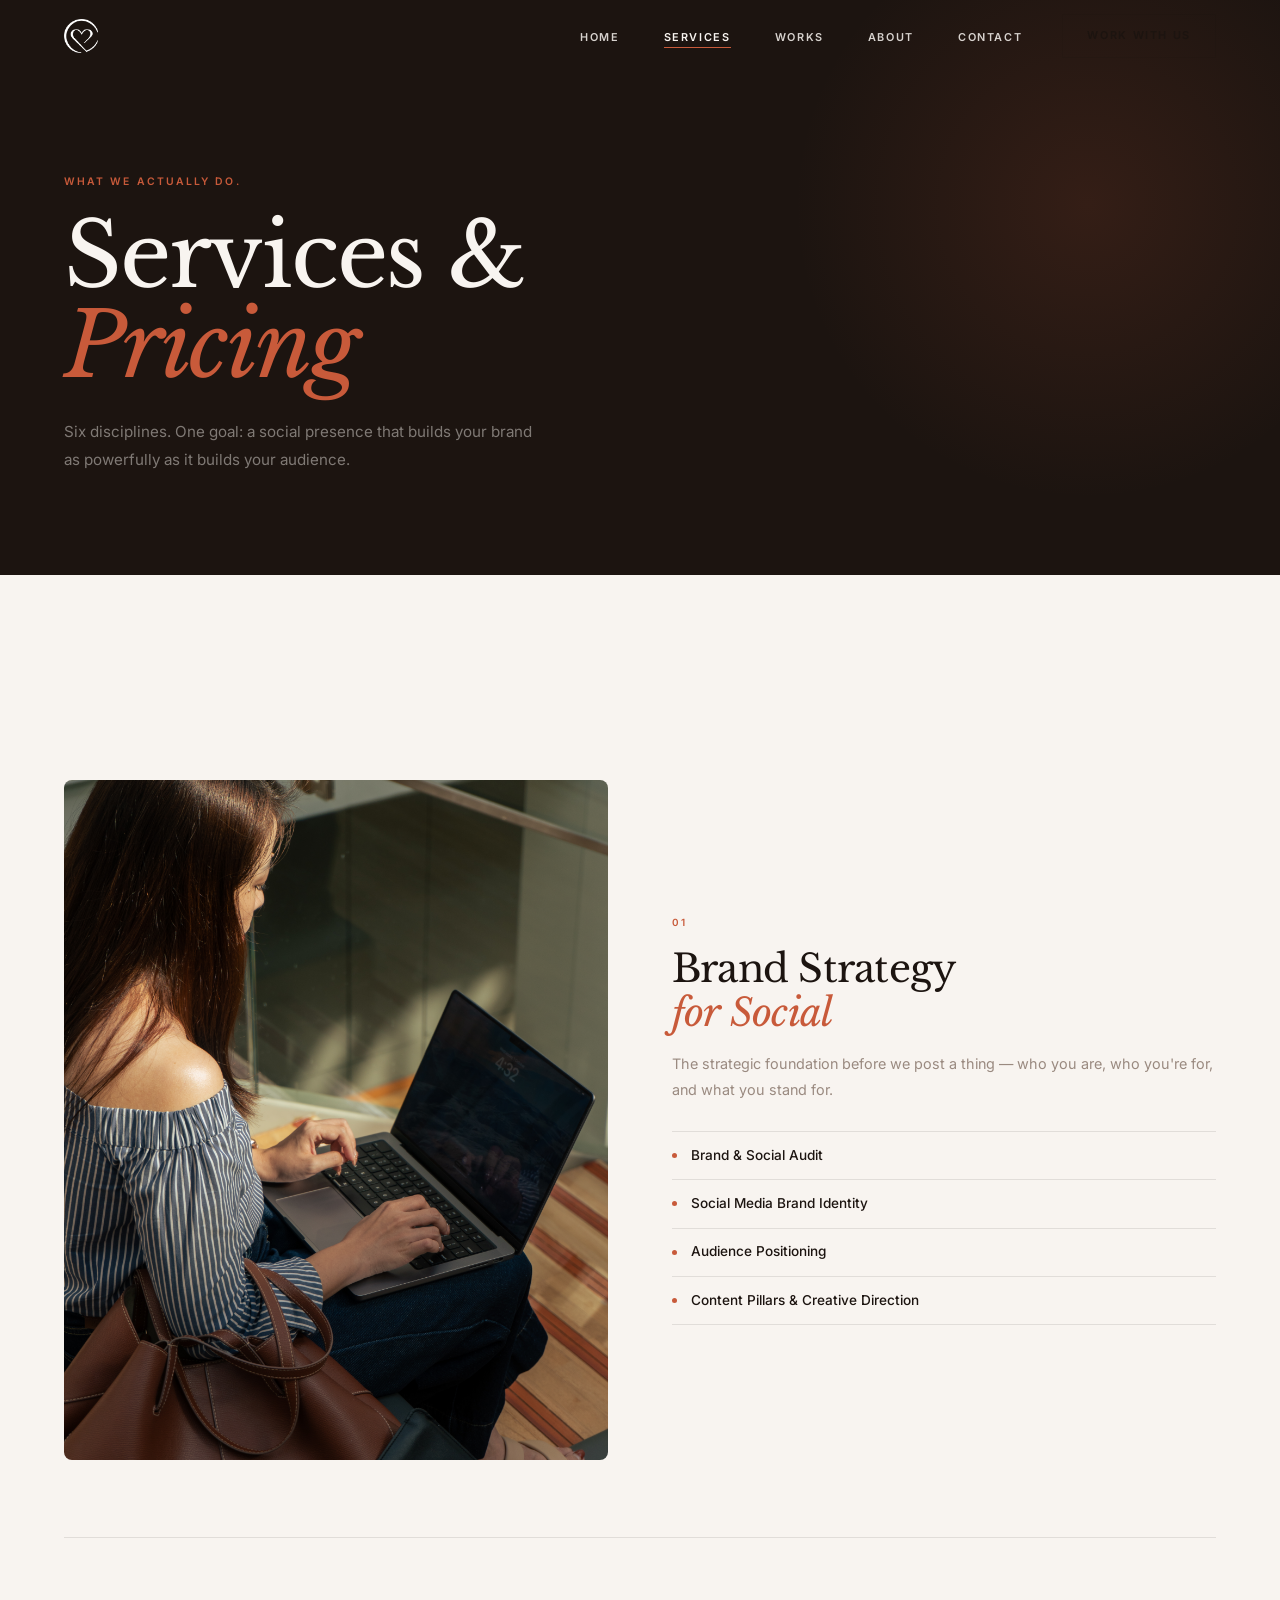
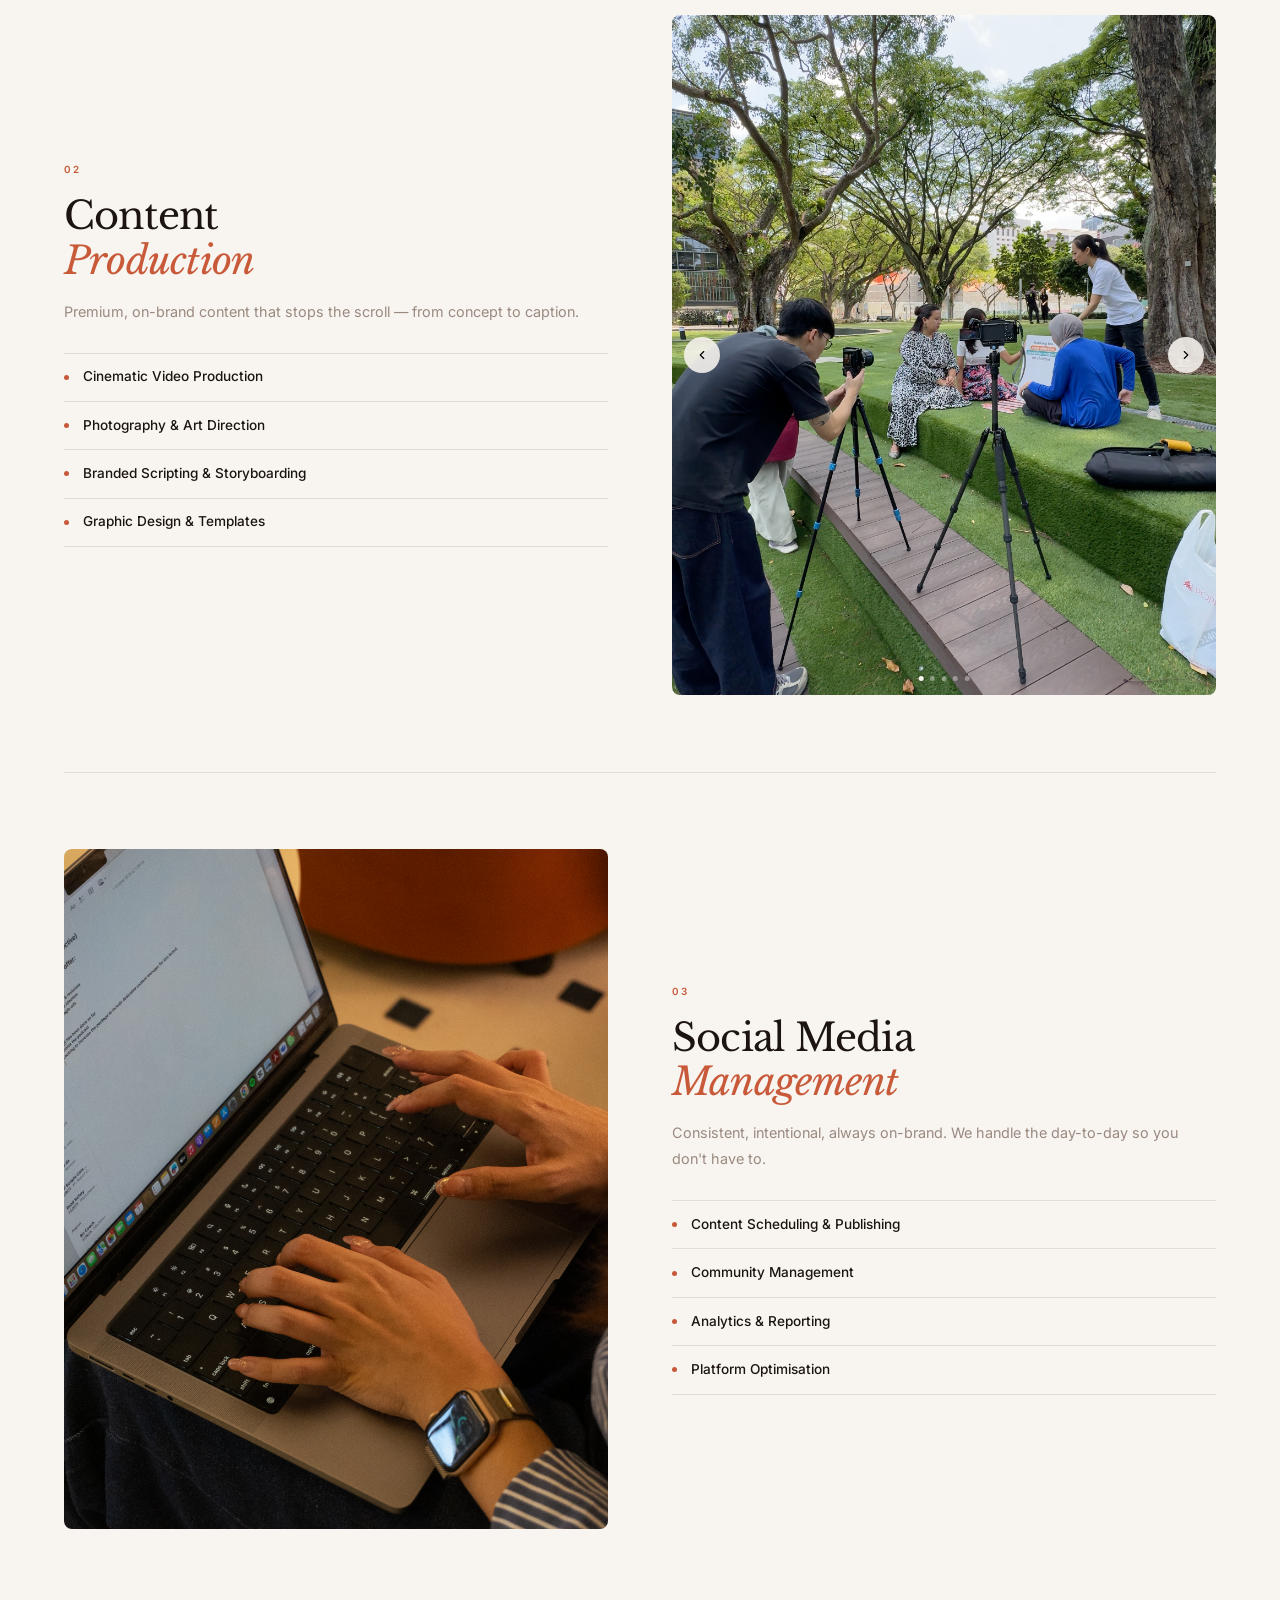
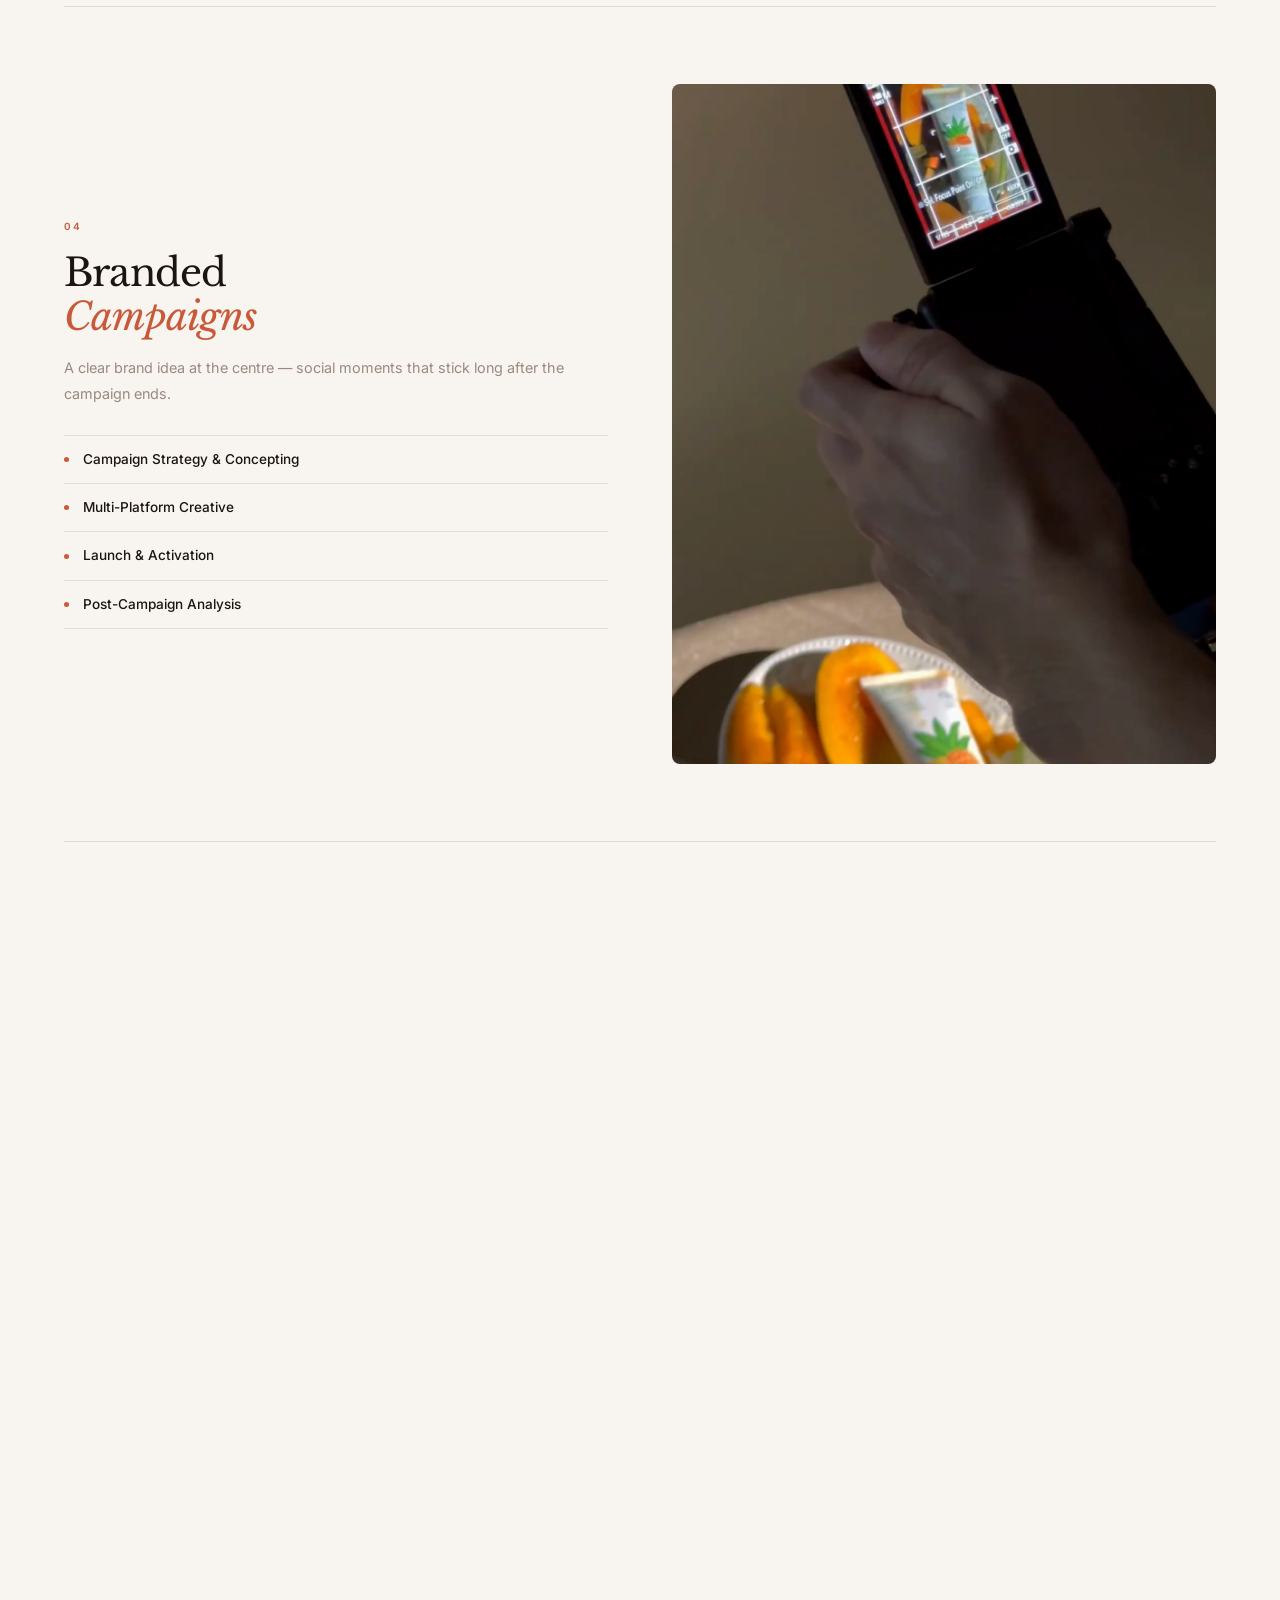
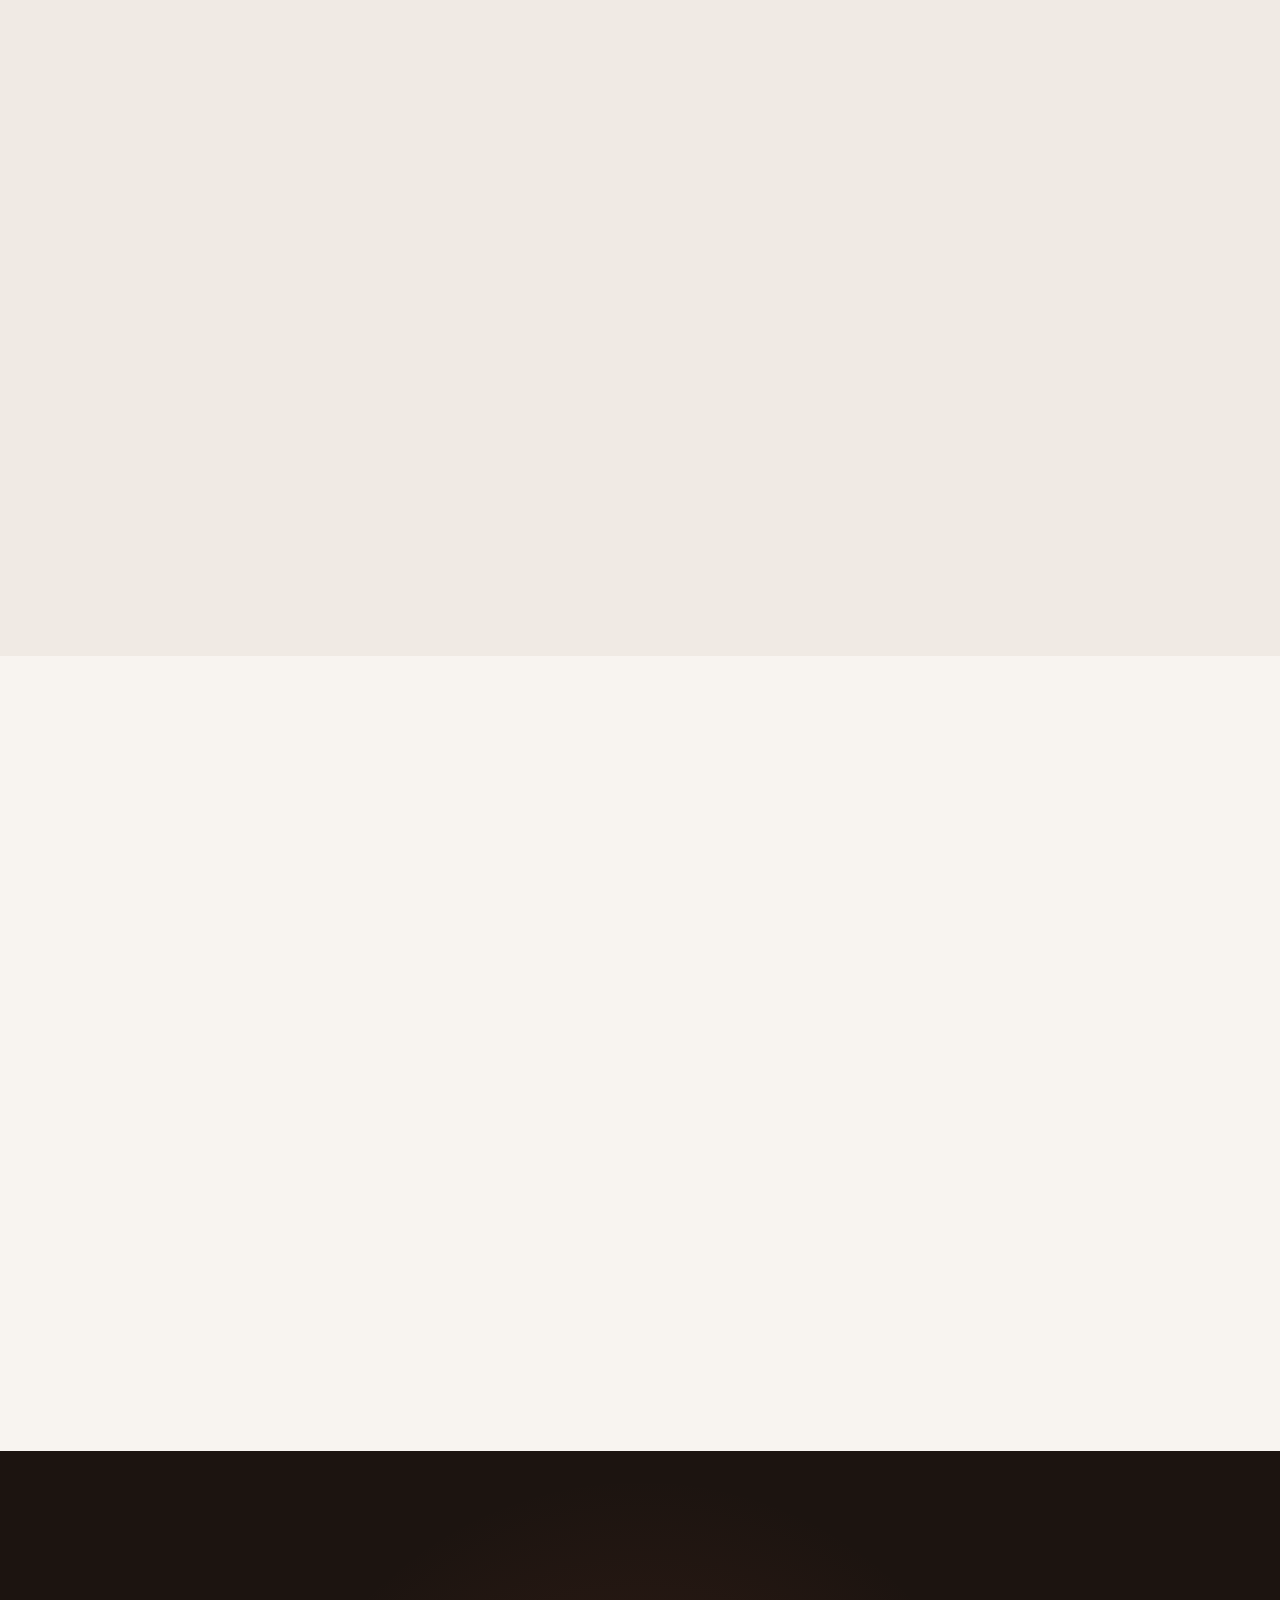
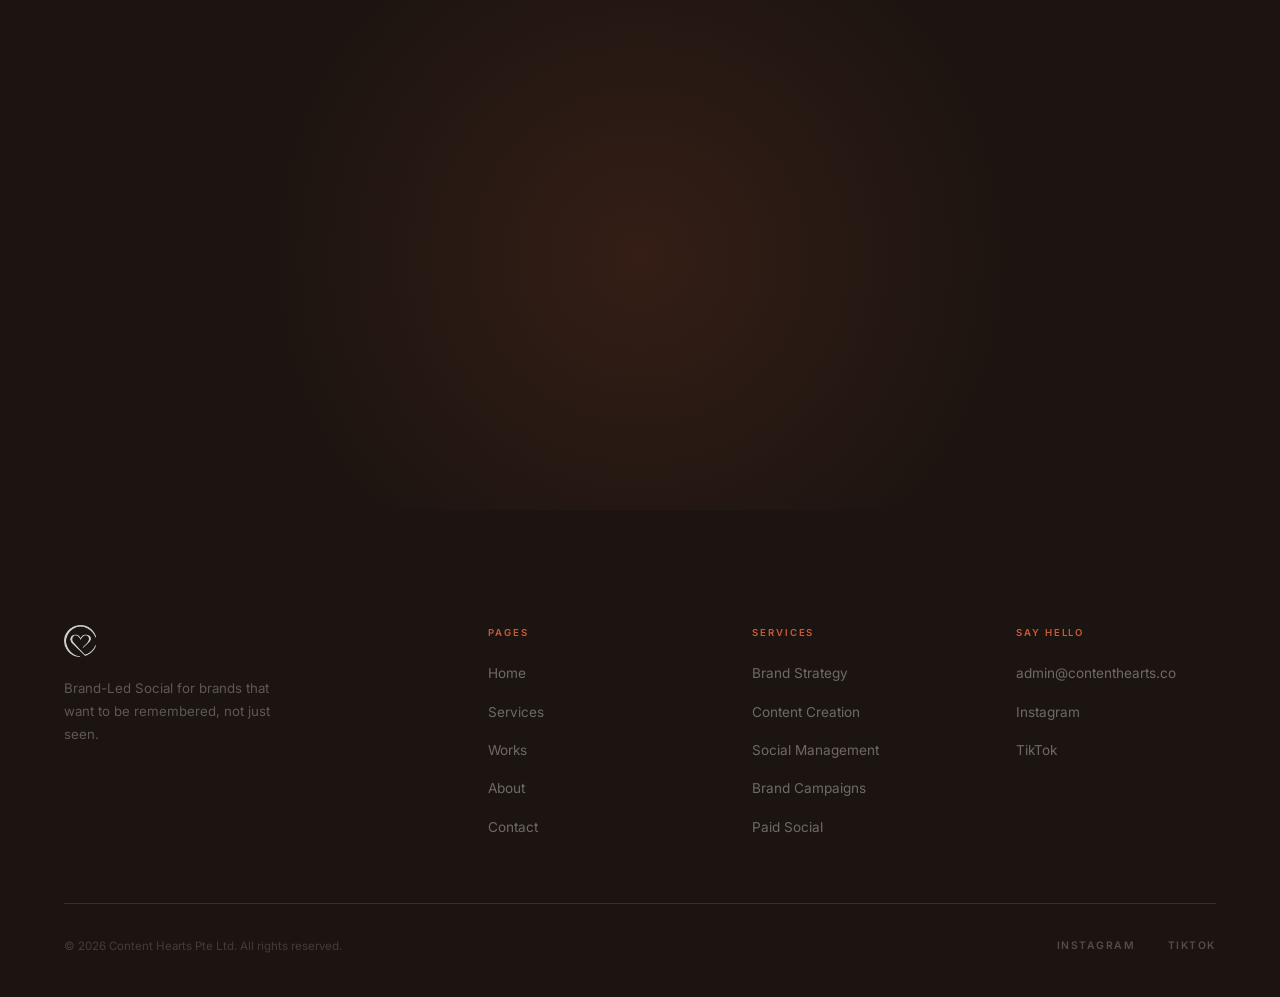
<file: _deploy/services.html>
<!DOCTYPE html>
<html lang="en">
<head>
  <meta charset="UTF-8" />
  <meta name="viewport" content="width=device-width, initial-scale=1.0" />
  <title>Services &amp; Pricing — Content Hearts</title>
  <meta name="description" content="Brand strategy, content creation, social media management, campaigns, paid social, and influencer strategy. Built for brands that want to lead.">
  <link rel="canonical" href="https://contenthearts.co/services.html" />

  <!-- Open Graph -->
  <meta property="og:type" content="website" />
  <meta property="og:url" content="https://contenthearts.co/services.html" />
  <meta property="og:title" content="Services &amp; Pricing — Content Hearts" />
  <meta property="og:description" content="Brand strategy, content creation, social media management, campaigns, paid social, and influencer strategy. Built for brands that want to lead." />
  <meta property="og:image" content="https://contenthearts.co/og-image.png" />
  <meta property="og:site_name" content="Content Hearts" />

  <!-- Twitter Card -->
  <meta name="twitter:card" content="summary_large_image" />
  <meta name="twitter:site" content="@contentheartsco" />
  <meta name="twitter:title" content="Services &amp; Pricing — Content Hearts" />
  <meta name="twitter:description" content="Brand strategy, content creation, social media management, campaigns, paid social, and influencer strategy. Built for brands that want to lead." />
  <meta name="twitter:image" content="https://contenthearts.co/og-image.png" />

  <link rel="preconnect" href="https://fonts.googleapis.com">
  <link rel="preconnect" href="https://fonts.gstatic.com" crossorigin>
  <link rel="stylesheet" href="style.css" />
</head>
<body>

  <nav class="nav scrolled" id="nav">
    <a href="index.html"><img src="../logo/content-hearts-logo-long-heart-new.png" alt="Content Hearts" class="nav__logo-img"></a>
    <ul class="nav__links">
      <li><a href="index.html" class="nav__link">Home</a></li>
      <li><a href="services.html" class="nav__link active">Services</a></li>
      <li><a href="works.html" class="nav__link">Works</a></li>
      <li><a href="about.html" class="nav__link">About</a></li>
      <li><a href="contact.html" class="nav__link">Contact</a></li>
    </ul>
    <a href="contact.html" class="btn btn--ghost-dark" style="font-size:0.68rem;padding:0.75rem 1.5rem;">Work With Us</a>
    <button class="nav__hamburger" id="hamburger" aria-label="Menu">
      <span></span><span></span><span></span>
    </button>
  </nav>
  <div class="nav__mobile" id="mobileNav">
    <a href="index.html"><img src="../logo/content-hearts-logo-long-heart-new.png" alt="Content Hearts" class="nav__logo-img nav__logo-img--mobile" style="margin-bottom:1rem;"></a>
    <a href="index.html" class="nav__link">Home</a>
    <a href="services.html" class="nav__link active">Services</a>
    <a href="works.html" class="nav__link">Works</a>
    <a href="about.html" class="nav__link">About</a>
    <a href="contact.html" class="nav__link">Contact</a>
    <a href="contact.html" class="btn btn--dark mt-lg" style="width:fit-content">Work With Us</a>
  </div>

  <!-- ── Page Hero ──────────────────────────────────────── -->
  <section class="page-hero">
    <div class="container">
      <span class="page-hero__hand fade-up">what we actually do.</span>
      <h1 class="page-hero__title fade-up fade-up-d1">Services &amp;<br><em>Pricing</em></h1>
      <p class="page-hero__sub fade-up fade-up-d2">Six disciplines. One goal: a social presence that builds your brand as powerfully as it builds your audience.</p>
    </div>
  </section>

  <!-- ── Services ───────────────────────────────────────── -->
  <section class="section">
    <div class="container">

      <!-- 01 Brand Strategy -->
      <div class="service-detail fade-up">
        <div class="sd__media">
          <img src="images/services/brand-strategy.jpg" alt="Brand Strategy">
        </div>
        <div class="sd__content">
          <div class="sd__eyebrow">01</div>
          <h2 class="sd__title">Brand Strategy<br><em>for Social</em></h2>
          <p class="sd__body">The strategic foundation before we post a thing — who you are, who you're for, and what you stand for.</p>
          <ul class="sd__features">
            <li class="sd__feature"><span class="sd__feature-dot"></span>Brand &amp; Social Audit</li>
            <li class="sd__feature"><span class="sd__feature-dot"></span>Social Media Brand Identity</li>
            <li class="sd__feature"><span class="sd__feature-dot"></span>Audience Positioning</li>
            <li class="sd__feature"><span class="sd__feature-dot"></span>Content Pillars &amp; Creative Direction</li>
          </ul>
        </div>
      </div>

      <!-- 02 Content Production -->
      <div class="service-detail fade-up">
        <div class="sd__media sd__media--carousel">
          <img src="images/services/content-production-3.png" class="sd__slide is-active" alt="Content production">
          <img src="images/services/content-production-4.png" class="sd__slide" alt="Content production">
          <img src="images/services/content-production-5.png" class="sd__slide" alt="Content production">
          <img src="images/services/content-production-1.jpg" class="sd__slide" alt="Content production">
          <img src="images/services/content-production-2.jpg" class="sd__slide" alt="Content production">
          <button class="sd__carousel-btn sd__carousel-prev" aria-label="Previous image">
            <svg viewBox="0 0 24 24" fill="none" stroke="currentColor" stroke-width="2" stroke-linecap="round" stroke-linejoin="round"><polyline points="15 18 9 12 15 6"/></svg>
          </button>
          <button class="sd__carousel-btn sd__carousel-next" aria-label="Next image">
            <svg viewBox="0 0 24 24" fill="none" stroke="currentColor" stroke-width="2" stroke-linecap="round" stroke-linejoin="round"><polyline points="9 18 15 12 9 6"/></svg>
          </button>
          <div class="sd__dots">
            <span class="sd__dot is-active"></span>
            <span class="sd__dot"></span>
            <span class="sd__dot"></span>
            <span class="sd__dot"></span>
            <span class="sd__dot"></span>
          </div>
        </div>
        <div class="sd__content">
          <div class="sd__eyebrow">02</div>
          <h2 class="sd__title">Content<br><em>Production</em></h2>
          <p class="sd__body">Premium, on-brand content that stops the scroll — from concept to caption.</p>
          <ul class="sd__features">
            <li class="sd__feature"><span class="sd__feature-dot"></span>Cinematic Video Production</li>
            <li class="sd__feature"><span class="sd__feature-dot"></span>Photography &amp; Art Direction</li>
            <li class="sd__feature"><span class="sd__feature-dot"></span>Branded Scripting &amp; Storyboarding</li>
            <li class="sd__feature"><span class="sd__feature-dot"></span>Graphic Design &amp; Templates</li>
          </ul>
        </div>
      </div>

      <!-- 03 Social Media Management -->
      <div class="service-detail fade-up">
        <div class="sd__media">
          <img src="images/services/social-management.jpg" alt="Social media management">
        </div>
        <div class="sd__content">
          <div class="sd__eyebrow">03</div>
          <h2 class="sd__title">Social Media<br><em>Management</em></h2>
          <p class="sd__body">Consistent, intentional, always on-brand. We handle the day-to-day so you don't have to.</p>
          <ul class="sd__features">
            <li class="sd__feature"><span class="sd__feature-dot"></span>Content Scheduling &amp; Publishing</li>
            <li class="sd__feature"><span class="sd__feature-dot"></span>Community Management</li>
            <li class="sd__feature"><span class="sd__feature-dot"></span>Analytics &amp; Reporting</li>
            <li class="sd__feature"><span class="sd__feature-dot"></span>Platform Optimisation</li>
          </ul>
        </div>
      </div>

      <!-- 04 Branded Campaigns -->
      <div class="service-detail fade-up">
        <div class="sd__media">
          <img src="images/services/branded-campaigns.png" alt="Branded campaigns">
        </div>
        <div class="sd__content">
          <div class="sd__eyebrow">04</div>
          <h2 class="sd__title">Branded<br><em>Campaigns</em></h2>
          <p class="sd__body">A clear brand idea at the centre — social moments that stick long after the campaign ends.</p>
          <ul class="sd__features">
            <li class="sd__feature"><span class="sd__feature-dot"></span>Campaign Strategy &amp; Concepting</li>
            <li class="sd__feature"><span class="sd__feature-dot"></span>Multi-Platform Creative</li>
            <li class="sd__feature"><span class="sd__feature-dot"></span>Launch &amp; Activation</li>
            <li class="sd__feature"><span class="sd__feature-dot"></span>Post-Campaign Analysis</li>
          </ul>
        </div>
      </div>

      <!-- 05 Paid Social & Growth -->
      <div class="service-detail fade-up">
        <div class="sd__media">
          <img src="images/services/paid-social.png" alt="Paid social and growth" style="object-position: center 70%;">
        </div>
        <div class="sd__content">
          <div class="sd__eyebrow">05</div>
          <h2 class="sd__title">Paid Social<br><em>&amp; Growth</em></h2>
          <p class="sd__body">Performance with personality. Every dollar builds reach and reputation at the same time.</p>
          <ul class="sd__features">
            <li class="sd__feature"><span class="sd__feature-dot"></span>Meta Ads (Facebook &amp; Instagram)</li>
            <li class="sd__feature"><span class="sd__feature-dot"></span>Ad Creative Production</li>
          </ul>
        </div>
      </div>

      <!-- 06 UGC Strategy -->
      <div class="service-detail fade-up">
        <div class="sd__media">
          <img src="images/services/ugc.png" alt="UGC strategy and creators">
        </div>
        <div class="sd__content">
          <div class="sd__eyebrow">06</div>
          <h2 class="sd__title">UGC<br><em>Strategy</em></h2>
          <p class="sd__body">Creators who genuinely align — in values, aesthetics, and brand fit. Quality over quantity, always.</p>
          <ul class="sd__features">
            <li class="sd__feature"><span class="sd__feature-dot"></span>Talent Identification &amp; Vetting</li>
            <li class="sd__feature"><span class="sd__feature-dot"></span>Creative Briefing &amp; Direction</li>
            <li class="sd__feature"><span class="sd__feature-dot"></span>Campaign Management</li>
            <li class="sd__feature"><span class="sd__feature-dot"></span>Performance Reporting</li>
          </ul>
        </div>
      </div>

    </div>
  </section>

  <!-- ── Pricing ────────────────────────────────────────── -->
  <section class="section section--alt">
    <div class="container">
      <div class="sh--center fade-up">
        <span class="sh__eyebrow">investment</span>
        <h2 class="sh__title">Transparent <em>pricing,</em><br>tailored to you.</h2>
      </div>
      <div class="price-grid">
        <div class="price-card fade-up fade-up-d1">
          <div class="price-card__tier">Essential</div>
          <div class="price-card__name">Foundation</div>
          <div class="price-card__price"><sup>SGD </sup>3,500<sub>/mo</sub></div>
          <div class="price-card__desc">For brands ready to establish a consistent, on-brand social presence.</div>
          <div class="price-card__divider"></div>
          <ul class="price-card__features">
            <li class="price-card__feature">8 videos per month</li>
            <li class="price-card__feature">1 x semi-professional videography session per month</li>
            <li class="price-card__feature">Full brand strategy &amp; content direction</li>
            <li class="price-card__feature">Customised social media brand identity</li>
            <li class="price-card__feature">Content calendar &amp; planning</li>
            <li class="price-card__feature">Caption copywriting</li>
            <li class="price-card__feature">Light community management</li>
            <li class="price-card__feature">Monthly analytics report</li>
          </ul>
          <div class="price-card__cta">
            <a href="contact.html" class="btn btn--ghost-dark" style="width:100%;justify-content:center;">Get Started</a>
          </div>
        </div>
        <div class="price-card price-card--featured fade-up fade-up-d2">
          <div class="price-card__tier">Most Popular</div>
          <div class="price-card__name">Growth</div>
          <div class="price-card__price"><sup>SGD </sup>4,500<sub>/mo</sub></div>
          <div class="price-card__desc">For brands ready to scale with a full brand-led strategy.</div>
          <div class="price-card__divider"></div>
          <ul class="price-card__features">
            <li class="price-card__feature">8 videos + 4 static posts per month</li>
            <li class="price-card__feature">2 x semi-professional videography sessions per month</li>
            <li class="price-card__feature">Full brand strategy &amp; content direction</li>
            <li class="price-card__feature">Customised social media brand identity</li>
            <li class="price-card__feature">Paid social management (Meta only)</li>
            <li class="price-card__feature">Full community management</li>
            <li class="price-card__feature">Monthly strategy calls</li>
            <li class="price-card__feature">Monthly analytics report</li>
          </ul>
          <div class="price-card__cta">
            <a href="contact.html" class="btn btn--terra" style="width:100%;justify-content:center;">Get Started</a>
          </div>
        </div>
        <div class="price-card fade-up fade-up-d3">
          <div class="price-card__tier">Premium</div>
          <div class="price-card__name">Bespoke</div>
          <div class="price-card__price" style="font-size:2.5rem;margin-top:1.75rem;">Custom</div>
          <div class="price-card__desc">For brands that need a fully bespoke, high-output agency partnership.</div>
          <div class="price-card__divider"></div>
          <ul class="price-card__features">
            <li class="price-card__feature">Unlimited content production</li>
            <li class="price-card__feature">Long-form content (e.g. podcast, teaching video)</li>
            <li class="price-card__feature">Full campaign strategy &amp; execution</li>
            <li class="price-card__feature">Paid social</li>
            <li class="price-card__feature">Dedicated account team</li>
            <li class="price-card__feature">Weekly strategy &amp; performance calls</li>
            <li class="price-card__feature">Quarterly brand reviews</li>
          </ul>
          <div class="price-card__cta">
            <a href="contact.html" class="btn btn--ghost-dark" style="width:100%;justify-content:center;">Let's Talk</a>
          </div>
        </div>
      </div>
    </div>
  </section>

  <!-- ── FAQ ────────────────────────────────────────────── -->
  <section class="section">
    <div class="container">
      <div class="sh fade-up">
        <span class="sh__eyebrow">got questions?</span>
        <h2 class="sh__title">We've got <em>answers.</em></h2>
      </div>
      <div class="faq mt-xl">
        <div class="faq__item fade-up">
          <button class="faq__trigger">
            How long does it take to see results?
            <div class="faq__icon"><svg xmlns="http://www.w3.org/2000/svg" viewBox="0 0 24 24" fill="none" stroke="currentColor" stroke-width="2" stroke-linecap="round" stroke-linejoin="round"><line x1="12" y1="5" x2="12" y2="19"/><line x1="5" y1="12" x2="19" y2="12"/></svg></div>
          </button>
          <div class="faq__body"><div class="faq__body-inner"><p>Brand-led social is a long-term play. Most clients see engagement improvements within 60–90 days. Significant brand perception shifts typically emerge at the 4–6 month mark. We're upfront about this — no overnight results promises here.</p></div></div>
        </div>
        <div class="faq__item fade-up">
          <button class="faq__trigger">
            Do you work with brands across all industries?
            <div class="faq__icon"><svg xmlns="http://www.w3.org/2000/svg" viewBox="0 0 24 24" fill="none" stroke="currentColor" stroke-width="2" stroke-linecap="round" stroke-linejoin="round"><line x1="12" y1="5" x2="12" y2="19"/><line x1="5" y1="12" x2="19" y2="12"/></svg></div>
          </button>
          <div class="faq__body"><div class="faq__body-inner"><p>We specialise in brand-forward industries — lifestyle, hospitality, beauty, fashion, F&amp;B, wellness, and professional services. Our approach works best where identity and branding matter. Not sure? A discovery call is the best place to start.</p></div></div>
        </div>
        <div class="faq__item fade-up">
          <button class="faq__trigger">
            What platforms do you manage?
            <div class="faq__icon"><svg xmlns="http://www.w3.org/2000/svg" viewBox="0 0 24 24" fill="none" stroke="currentColor" stroke-width="2" stroke-linecap="round" stroke-linejoin="round"><line x1="12" y1="5" x2="12" y2="19"/><line x1="5" y1="12" x2="19" y2="12"/></svg></div>
          </button>
          <div class="faq__body"><div class="faq__body-inner"><p>Primarily Instagram and TikTok. YouTube is available for bespoke engagements. We'd rather do fewer platforms exceptionally well than spread thin across all of them.</p></div></div>
        </div>
        <div class="faq__item fade-up">
          <button class="faq__trigger">
            Do you require a minimum contract length?
            <div class="faq__icon"><svg xmlns="http://www.w3.org/2000/svg" viewBox="0 0 24 24" fill="none" stroke="currentColor" stroke-width="2" stroke-linecap="round" stroke-linejoin="round"><line x1="12" y1="5" x2="12" y2="19"/><line x1="5" y1="12" x2="19" y2="12"/></svg></div>
          </button>
          <div class="faq__body"><div class="faq__body-inner"><p>3-month minimum to start. This allows time to properly establish strategy and build meaningful momentum. After the initial term, engagements move to rolling monthly agreements with 30 days notice.</p></div></div>
        </div>
        <div class="faq__item fade-up">
          <button class="faq__trigger">
            Can we start with a project before committing to a retainer?
            <div class="faq__icon"><svg xmlns="http://www.w3.org/2000/svg" viewBox="0 0 24 24" fill="none" stroke="currentColor" stroke-width="2" stroke-linecap="round" stroke-linejoin="round"><line x1="12" y1="5" x2="12" y2="19"/><line x1="5" y1="12" x2="19" y2="12"/></svg></div>
          </button>
          <div class="faq__body"><div class="faq__body-inner"><p>Yes. We offer one-off content production services for brands who want to test the waters first. Get in touch and we'll figure out what works.</p></div></div>
        </div>
      </div>
    </div>
  </section>

  <!-- ── CTA ────────────────────────────────────────────── -->
  <section class="cta-banner">
    <div class="container" style="position:relative;z-index:1;">
      <span class="cta-banner__hand fade-up">let's get to work.</span>
      <h2 class="cta-banner__title fade-up fade-up-d1">Ready to invest in social that<br><em>actually builds</em> your brand?</h2>
      <p class="cta-banner__sub fade-up fade-up-d2">Free 30-minute discovery call. No commitment, no pressure.</p>
      <div class="cta-banner__btns fade-up fade-up-d3">
        <a href="contact.html" class="btn btn--terra">Book a Discovery Call</a>
        <a href="about.html" class="btn btn--ghost">Meet the Team</a>
      </div>
    </div>
  </section>

  <!-- ── Footer ─────────────────────────────────────────── -->
  <footer class="footer">
    <div class="container">
      <div class="footer__grid">
        <div>
          <img src="../logo/content-hearts-logo-long-heart-new.png" alt="Content Hearts" class="footer__logo-img">
          <p class="footer__tagline">Brand-Led Social for brands that want to be remembered, not just seen.</p>
        </div>
        <div>
          <div class="footer__col-title">Pages</div>
          <ul class="footer__links">
            <li><a href="index.html" class="footer__link">Home</a></li>
            <li><a href="services.html" class="footer__link">Services</a></li>
            <li><a href="works.html" class="footer__link">Works</a></li>
            <li><a href="about.html" class="footer__link">About</a></li>
            <li><a href="contact.html" class="footer__link">Contact</a></li>
          </ul>
        </div>
        <div>
          <div class="footer__col-title">Services</div>
          <ul class="footer__links">
            <li><a href="services.html" class="footer__link">Brand Strategy</a></li>
            <li><a href="services.html" class="footer__link">Content Creation</a></li>
            <li><a href="services.html" class="footer__link">Social Management</a></li>
            <li><a href="services.html" class="footer__link">Brand Campaigns</a></li>
            <li><a href="services.html" class="footer__link">Paid Social</a></li>
          </ul>
        </div>
        <div>
          <div class="footer__col-title">Say Hello</div>
          <ul class="footer__links">
            <li><a href="mailto:admin@contenthearts.co" class="footer__link">admin@contenthearts.co</a></li>
            <li><a href="https://www.instagram.com/contentheartsco/" class="footer__link" target="_blank" rel="noopener">Instagram</a></li>
            <li><a href="https://www.tiktok.com/@contentheartsco" class="footer__link" target="_blank" rel="noopener">TikTok</a></li>
          </ul>
        </div>
      </div>
      <div class="footer__bottom">
        <p class="footer__copy">© 2026 Content Hearts Pte Ltd. All rights reserved.</p>
        <div class="footer__socials">
          <a href="https://www.instagram.com/contentheartsco/" class="footer__social" target="_blank" rel="noopener">Instagram</a>
          <a href="https://www.tiktok.com/@contentheartsco" class="footer__social" target="_blank" rel="noopener">TikTok</a>
        </div>
      </div>
    </div>
  </footer>

  <script src="script.js"></script>
</body>
</html>
</file>
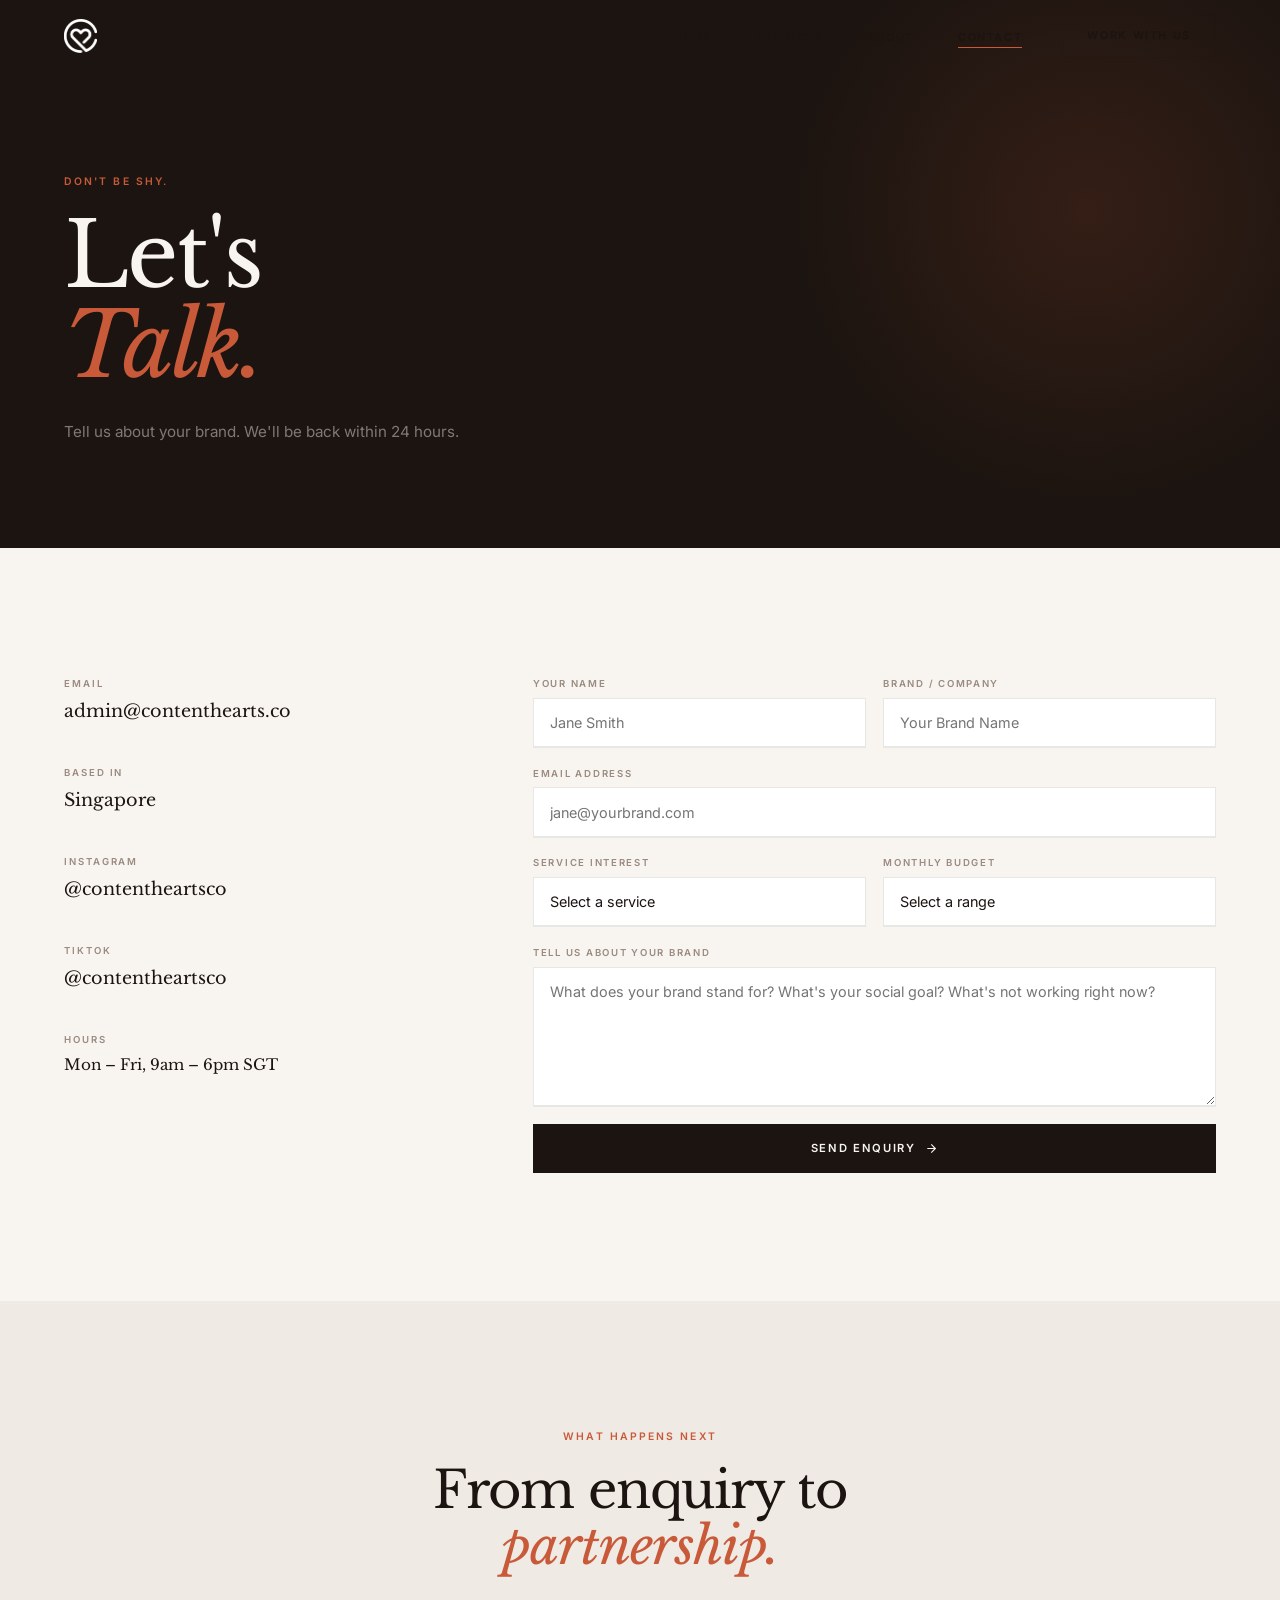
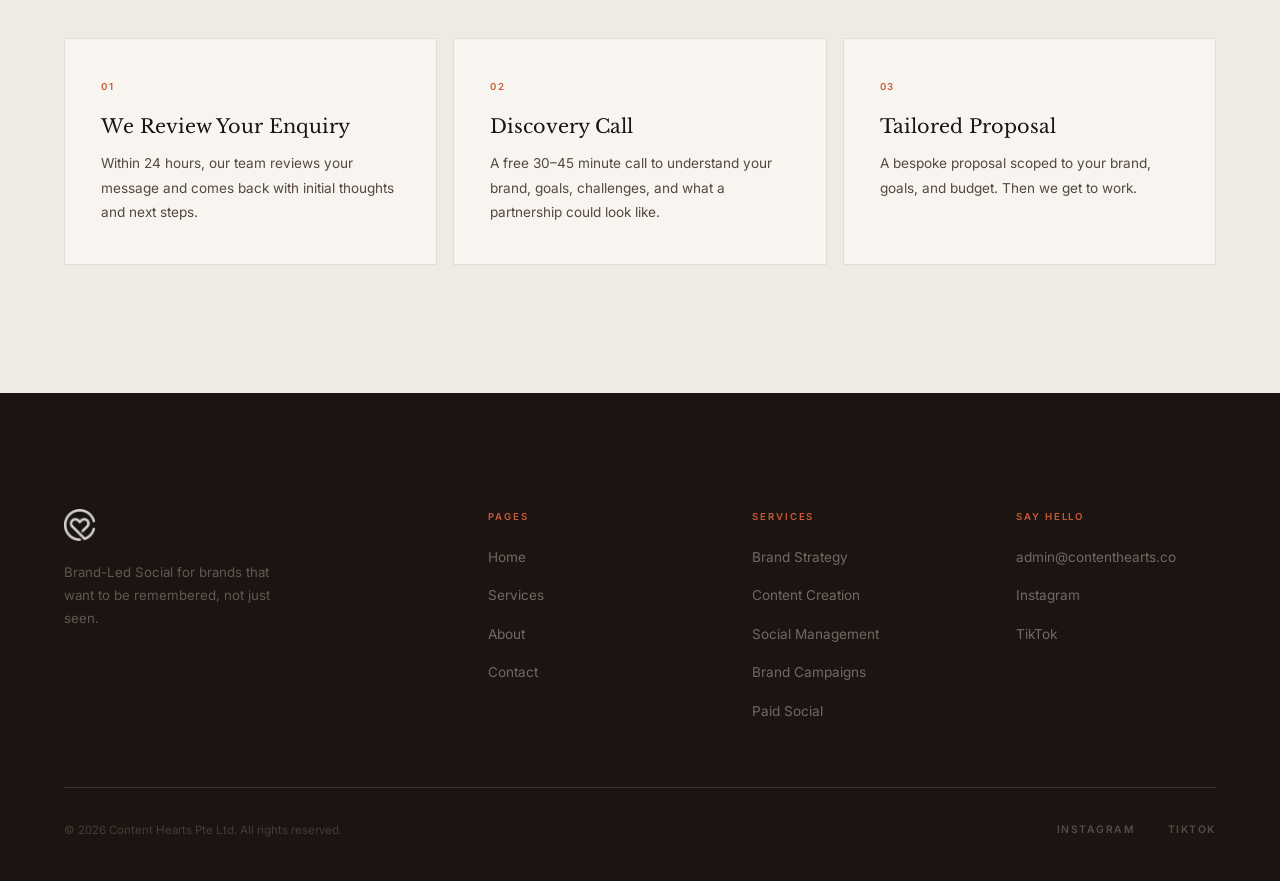
<file: website/contact.html>
<!DOCTYPE html>
<html lang="en">
<head>
  <meta charset="UTF-8" />
  <meta name="viewport" content="width=device-width, initial-scale=1.0" />
  <title>Contact — Content Hearts</title>
  <meta name="description" content="Book a free discovery call with Content Hearts. Let's talk about your brand.">
  <link rel="canonical" href="https://contenthearts.co/contact.html" />

  <!-- Open Graph -->
  <meta property="og:type" content="website" />
  <meta property="og:url" content="https://contenthearts.co/contact.html" />
  <meta property="og:title" content="Contact — Content Hearts" />
  <meta property="og:description" content="Book a free discovery call with Content Hearts. Let's talk about your brand." />
  <meta property="og:image" content="https://contenthearts.co/og-image.png" />
  <meta property="og:site_name" content="Content Hearts" />

  <!-- Twitter Card -->
  <meta name="twitter:card" content="summary_large_image" />
  <meta name="twitter:site" content="@contentheartsco" />
  <meta name="twitter:title" content="Contact — Content Hearts" />
  <meta name="twitter:description" content="Book a free discovery call with Content Hearts. Let's talk about your brand." />
  <meta name="twitter:image" content="https://contenthearts.co/og-image.png" />

  <link rel="preconnect" href="https://fonts.googleapis.com">
  <link rel="preconnect" href="https://fonts.gstatic.com" crossorigin>
  <link rel="stylesheet" href="style.css" />
</head>
<body>

  <nav class="nav scrolled" id="nav">
    <a href="index.html"><img src="../logo/content-hearts-logo-long-heart.png" alt="Content Hearts" class="nav__logo-img"></a>
    <ul class="nav__links">
      <li><a href="index.html" class="nav__link">Home</a></li>
      <li><a href="services.html" class="nav__link">Services</a></li>
      <li><a href="about.html" class="nav__link">About</a></li>
      <li><a href="contact.html" class="nav__link active">Contact</a></li>
    </ul>
    <a href="contact.html" class="btn btn--ghost-dark" style="font-size:0.68rem;padding:0.75rem 1.5rem;">Work With Us</a>
    <button class="nav__hamburger" id="hamburger" aria-label="Menu">
      <span></span><span></span><span></span>
    </button>
  </nav>
  <div class="nav__mobile" id="mobileNav">
    <a href="index.html"><img src="../logo/content-hearts-logo-long-heart.png" alt="Content Hearts" class="nav__logo-img" style="margin-bottom:1rem;"></a>
    <a href="index.html" class="nav__link">Home</a>
    <a href="services.html" class="nav__link">Services</a>
    <a href="about.html" class="nav__link">About</a>
    <a href="contact.html" class="nav__link active">Contact</a>
    <a href="contact.html" class="btn btn--dark mt-lg" style="width:fit-content">Work With Us</a>
  </div>

  <!-- ── Page Hero ──────────────────────────────────────── -->
  <section class="page-hero">
    <div class="container">
      <span class="page-hero__hand fade-up">don't be shy.</span>
      <h1 class="page-hero__title fade-up fade-up-d1">Let's<br><em>Talk.</em></h1>
      <p class="page-hero__sub fade-up fade-up-d2">Tell us about your brand. We'll be back within 24 hours.</p>
    </div>
  </section>

  <!-- ── Contact ────────────────────────────────────────── -->
  <section class="section">
    <div class="container">
      <div class="contact-grid">
        <div class="contact-info fade-up">
          <div class="cinfo-item">
            <div class="cinfo-label">Email</div>
            <a href="mailto:admin@contenthearts.co" class="cinfo-value">admin@contenthearts.co</a>
          </div>
          <div class="cinfo-item">
            <div class="cinfo-label">Based In</div>
            <div class="cinfo-value">Singapore</div>
          </div>
          <div class="cinfo-item">
            <div class="cinfo-label">Instagram</div>
            <a href="https://www.instagram.com/contentheartsco/" class="cinfo-value" target="_blank" rel="noopener">@contentheartsco</a>
          </div>
          <div class="cinfo-item">
            <div class="cinfo-label">TikTok</div>
            <a href="https://www.tiktok.com/@contentheartsco" class="cinfo-value" target="_blank" rel="noopener">@contentheartsco</a>
          </div>
          <div class="cinfo-item">
            <div class="cinfo-label">Hours</div>
            <div class="cinfo-value" style="font-size:0.95rem;">Mon – Fri, 9am – 6pm SGT</div>
          </div>
        </div>

        <form class="contact-form fade-up fade-up-d1" name="contact" netlify>
          <div class="form-row">
            <div class="form-group">
              <label class="form-label" for="name">Your Name</label>
              <input class="form-input" type="text" id="name" name="name" placeholder="Jane Smith" required>
            </div>
            <div class="form-group">
              <label class="form-label" for="company">Brand / Company</label>
              <input class="form-input" type="text" id="company" name="company" placeholder="Your Brand Name">
            </div>
          </div>
          <div class="form-group">
            <label class="form-label" for="email">Email Address</label>
            <input class="form-input" type="email" id="email" name="email" placeholder="jane@yourbrand.com" required>
          </div>
          <div class="form-row">
            <div class="form-group">
              <label class="form-label" for="service">Service Interest</label>
              <select class="form-select" id="service" name="service">
                <option value="" disabled selected>Select a service</option>
                <option>Brand Strategy for Social</option>
                <option>Content Creation &amp; Direction</option>
                <option>Social Media Management</option>
                <option>Brand Campaigns</option>
                <option>Paid Social &amp; Growth</option>
                <option>Influencer &amp; Creator Strategy</option>
                <option>Full Retainer Partnership</option>
                <option>Not sure yet</option>
              </select>
            </div>
            <div class="form-group">
              <label class="form-label" for="budget">Monthly Budget</label>
              <select class="form-select" id="budget" name="budget">
                <option value="" disabled selected>Select a range</option>
                <option>SGD 2,000 – 3,000</option>
                <option>SGD 3,000 – 5,000</option>
                <option>SGD 5,000 – 10,000</option>
                <option>SGD 10,000+</option>
                <option>Not sure yet</option>
              </select>
            </div>
          </div>
          <div class="form-group">
            <label class="form-label" for="message">Tell Us About Your Brand</label>
            <textarea class="form-textarea" id="message" name="message" placeholder="What does your brand stand for? What's your social goal? What's not working right now?" required></textarea>
          </div>
          <button type="submit" class="btn btn--dark" style="width:100%;justify-content:center;">
            Send Enquiry
            <svg xmlns="http://www.w3.org/2000/svg" viewBox="0 0 24 24" fill="none" stroke="currentColor" stroke-width="2" stroke-linecap="round" stroke-linejoin="round"><line x1="5" y1="12" x2="19" y2="12"/><polyline points="12 5 19 12 12 19"/></svg>
          </button>
        </form>
      </div>
    </div>
  </section>

  <!-- ── What Happens Next ──────────────────────────────── -->
  <section class="section section--alt">
    <div class="container">
      <div class="sh--center fade-up">
        <span class="sh__eyebrow">what happens next</span>
        <h2 class="sh__title">From enquiry to<br><em>partnership.</em></h2>
      </div>
      <div class="how-grid">
        <div class="how-item fade-up fade-up-d1">
          <div class="how-item__num">01</div>
          <div class="how-item__title">We Review Your Enquiry</div>
          <p class="how-item__body">Within 24 hours, our team reviews your message and comes back with initial thoughts and next steps.</p>
        </div>
        <div class="how-item fade-up fade-up-d2">
          <div class="how-item__num">02</div>
          <div class="how-item__title">Discovery Call</div>
          <p class="how-item__body">A free 30–45 minute call to understand your brand, goals, challenges, and what a partnership could look like.</p>
        </div>
        <div class="how-item fade-up fade-up-d3">
          <div class="how-item__num">03</div>
          <div class="how-item__title">Tailored Proposal</div>
          <p class="how-item__body">A bespoke proposal scoped to your brand, goals, and budget. Then we get to work.</p>
        </div>
      </div>
    </div>
  </section>

  <!-- ── Footer ─────────────────────────────────────────── -->
  <footer class="footer">
    <div class="container">
      <div class="footer__grid">
        <div>
          <img src="../logo/content-hearts-logo-long-heart.png" alt="Content Hearts" class="footer__logo-img">
          <p class="footer__tagline">Brand-Led Social for brands that want to be remembered, not just seen.</p>
        </div>
        <div>
          <div class="footer__col-title">Pages</div>
          <ul class="footer__links">
            <li><a href="index.html" class="footer__link">Home</a></li>
            <li><a href="services.html" class="footer__link">Services</a></li>
            <li><a href="about.html" class="footer__link">About</a></li>
            <li><a href="contact.html" class="footer__link">Contact</a></li>
          </ul>
        </div>
        <div>
          <div class="footer__col-title">Services</div>
          <ul class="footer__links">
            <li><a href="services.html" class="footer__link">Brand Strategy</a></li>
            <li><a href="services.html" class="footer__link">Content Creation</a></li>
            <li><a href="services.html" class="footer__link">Social Management</a></li>
            <li><a href="services.html" class="footer__link">Brand Campaigns</a></li>
            <li><a href="services.html" class="footer__link">Paid Social</a></li>
          </ul>
        </div>
        <div>
          <div class="footer__col-title">Say Hello</div>
          <ul class="footer__links">
            <li><a href="mailto:admin@contenthearts.co" class="footer__link">admin@contenthearts.co</a></li>
            <li><a href="https://www.instagram.com/contentheartsco/" class="footer__link" target="_blank" rel="noopener">Instagram</a></li>
            <li><a href="https://www.tiktok.com/@contentheartsco" class="footer__link" target="_blank" rel="noopener">TikTok</a></li>
          </ul>
        </div>
      </div>
      <div class="footer__bottom">
        <p class="footer__copy">© 2026 Content Hearts Pte Ltd. All rights reserved.</p>
        <div class="footer__socials">
          <a href="https://www.instagram.com/contentheartsco/" class="footer__social" target="_blank" rel="noopener">Instagram</a>
          <a href="https://www.tiktok.com/@contentheartsco" class="footer__social" target="_blank" rel="noopener">TikTok</a>
        </div>
      </div>
    </div>
  </footer>

  <script src="script.js"></script>
</body>
</html>
</file>
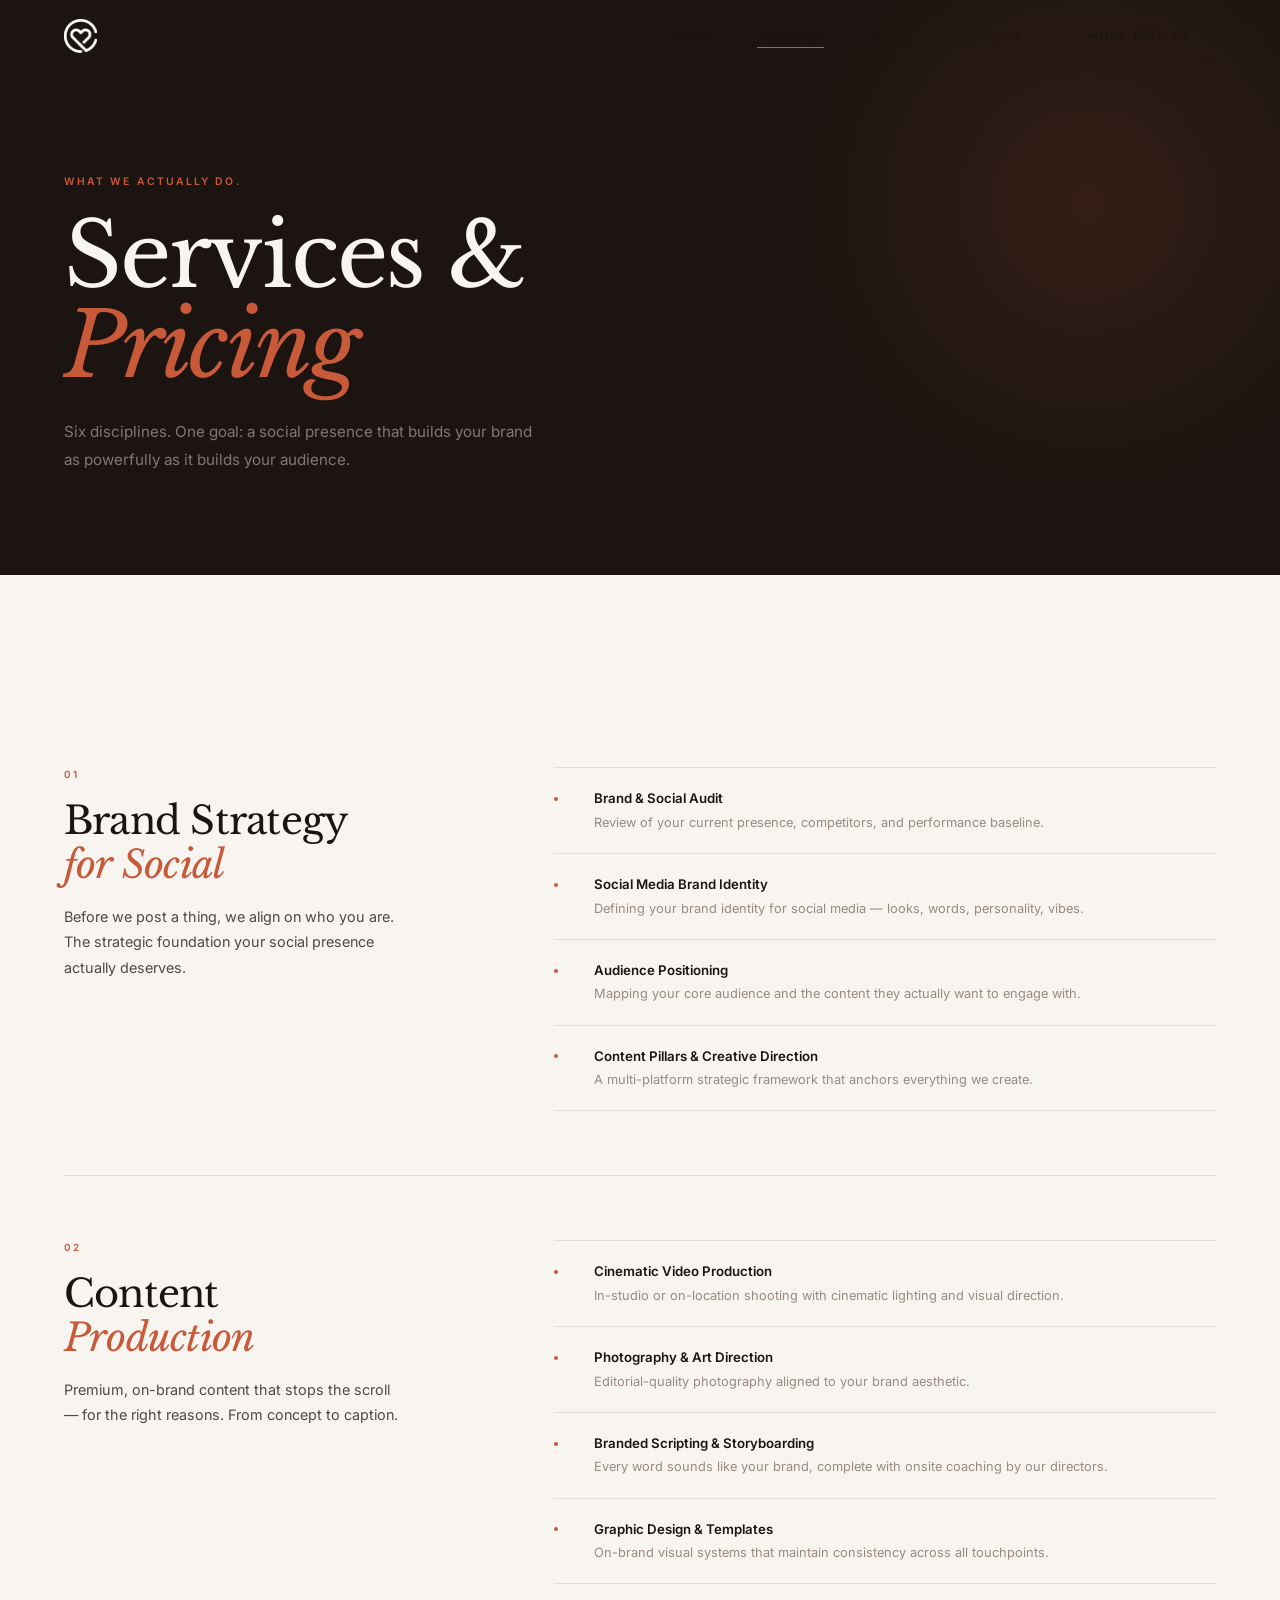
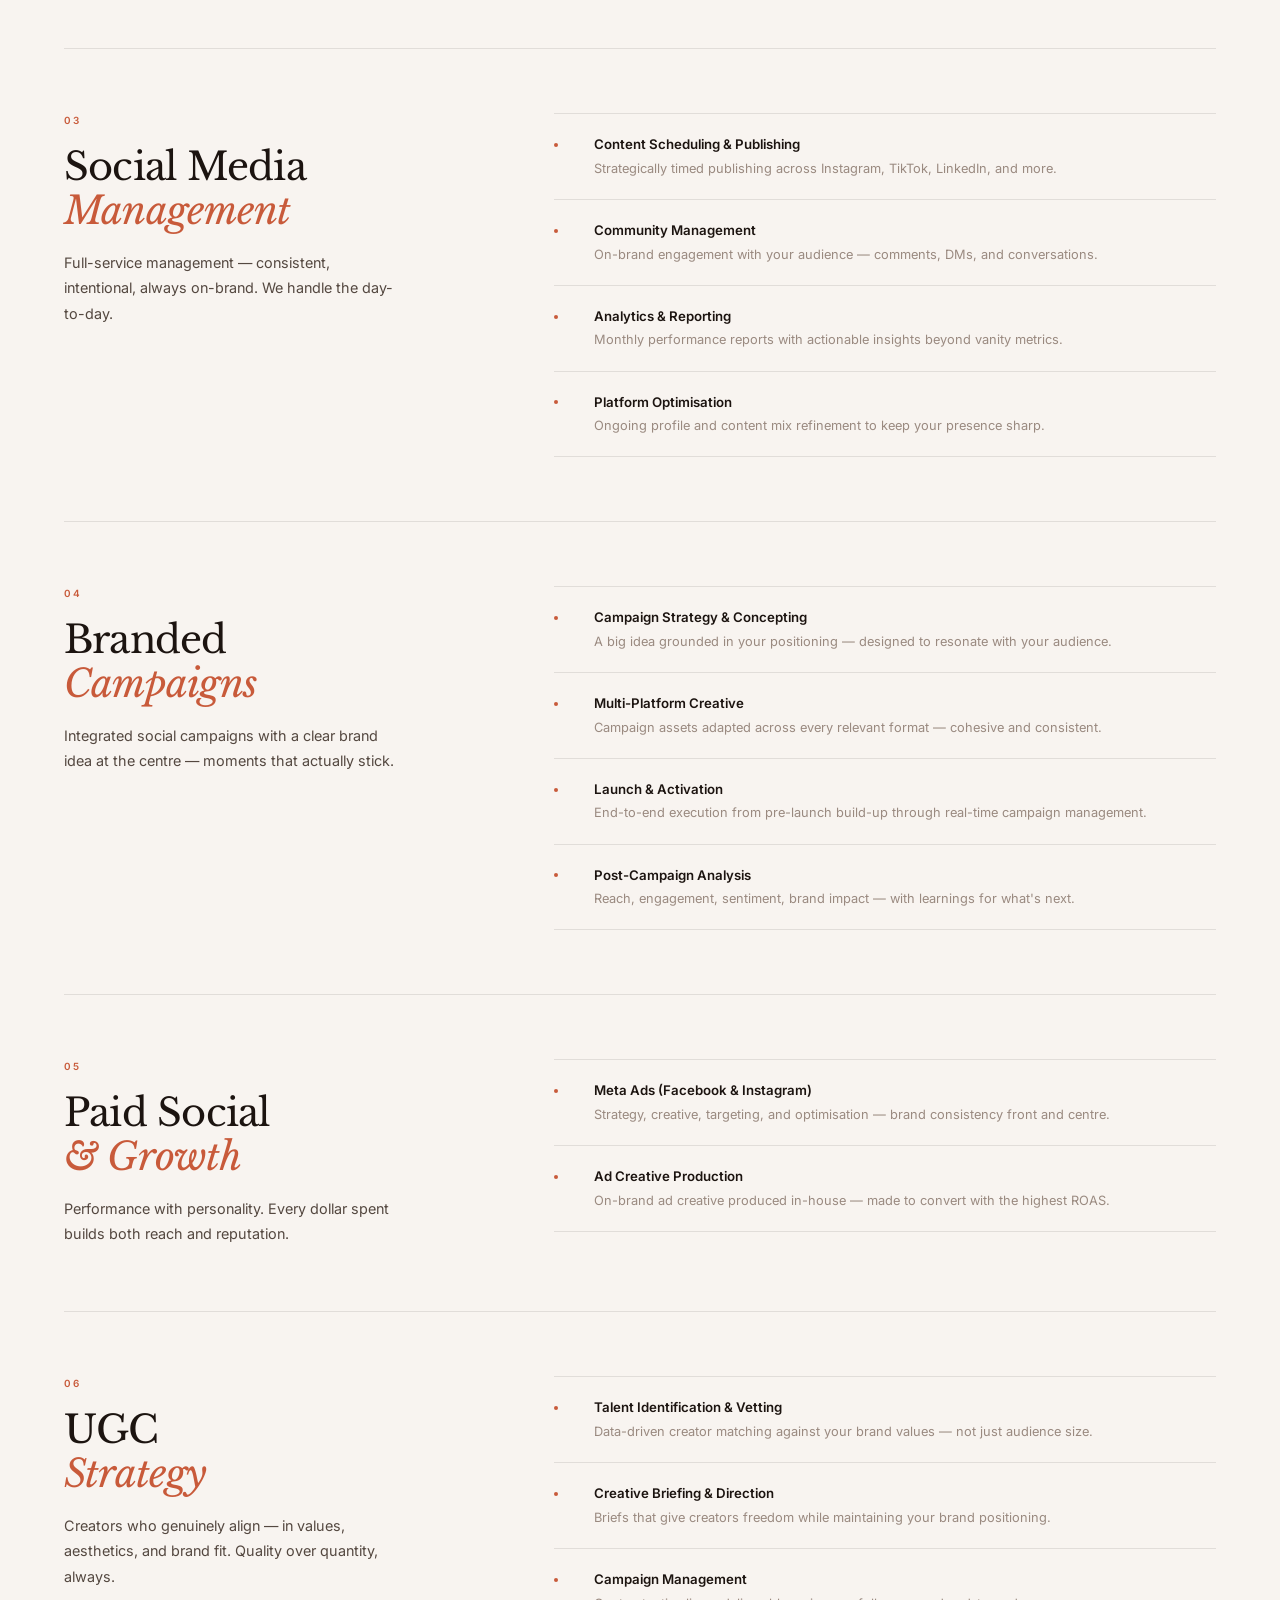
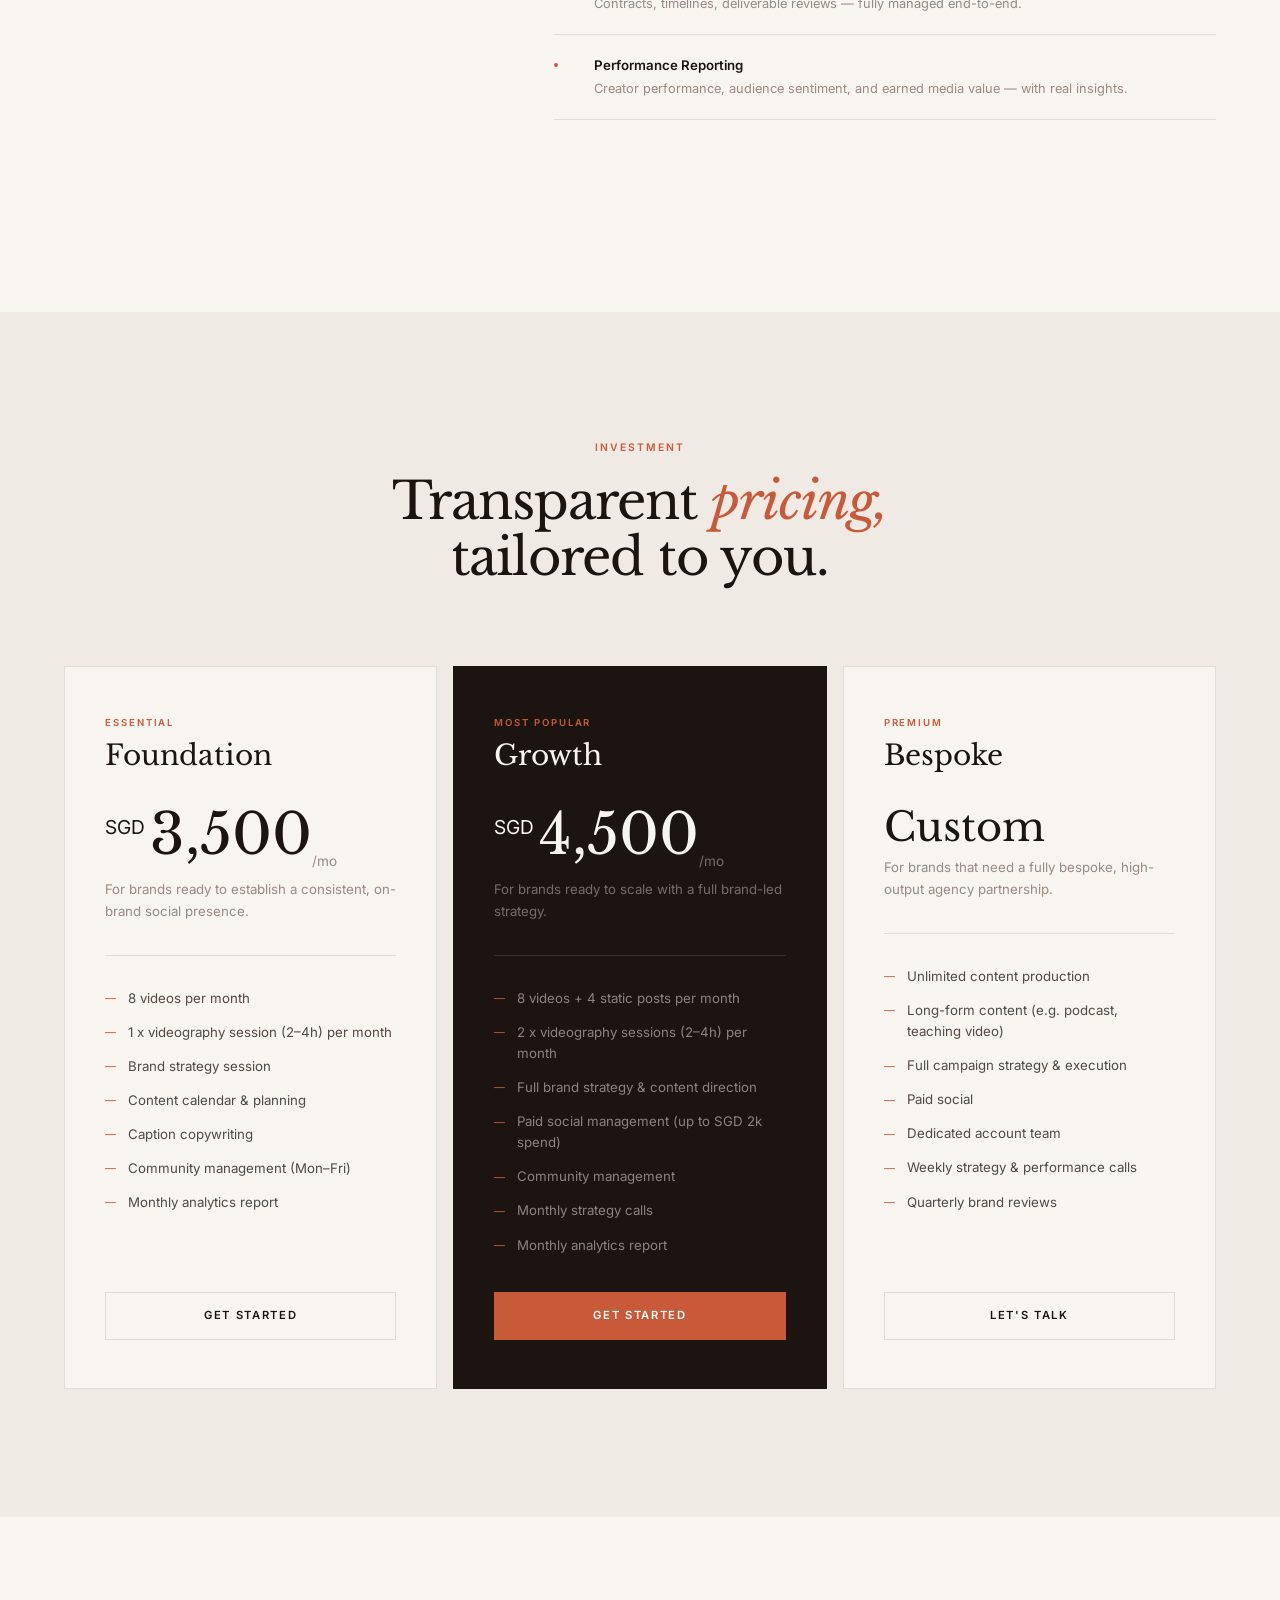
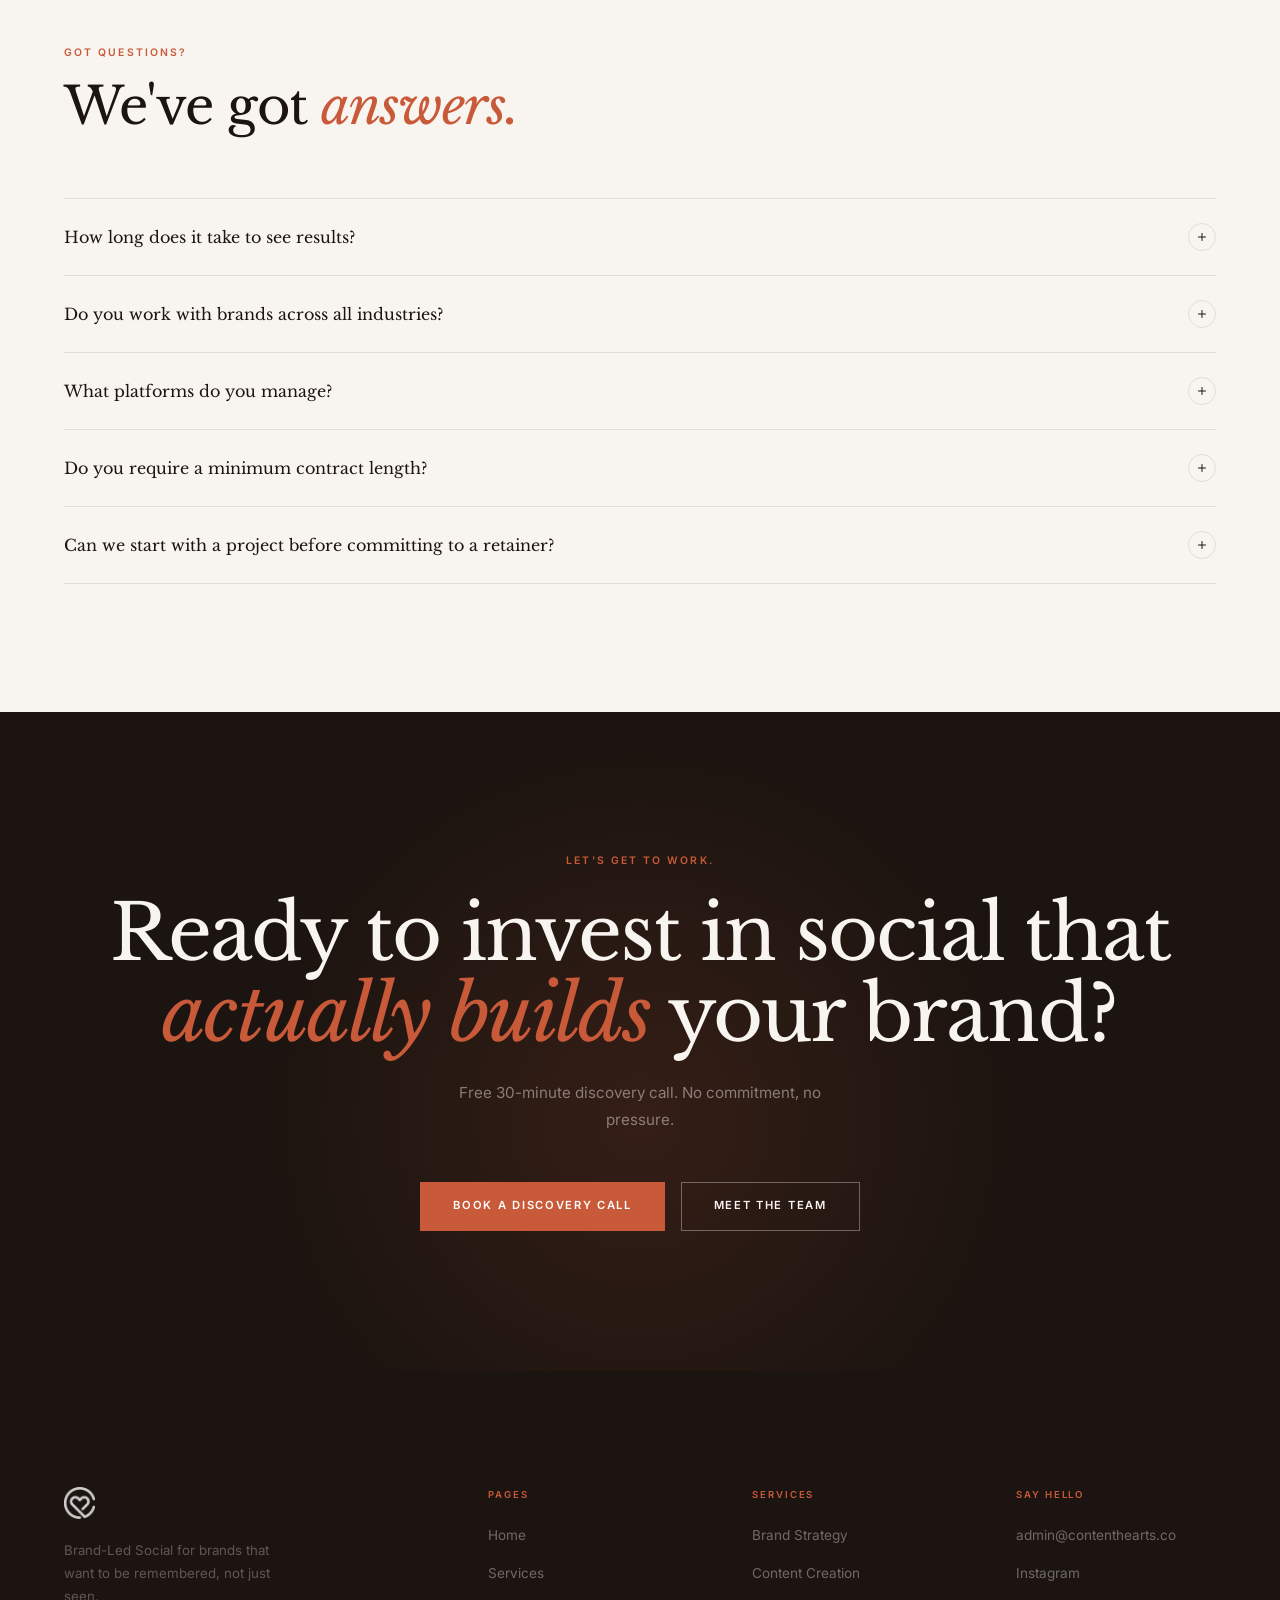
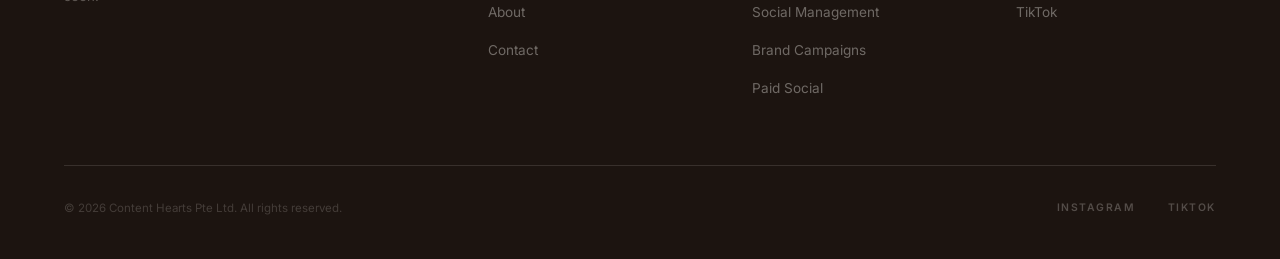
<file: website/services.html>
<!DOCTYPE html>
<html lang="en">
<head>
  <meta charset="UTF-8" />
  <meta name="viewport" content="width=device-width, initial-scale=1.0" />
  <title>Services &amp; Pricing — Content Hearts</title>
  <meta name="description" content="Brand strategy, content creation, social media management, campaigns, paid social, and influencer strategy. Built for brands that want to lead.">
  <link rel="canonical" href="https://contenthearts.co/services.html" />

  <!-- Open Graph -->
  <meta property="og:type" content="website" />
  <meta property="og:url" content="https://contenthearts.co/services.html" />
  <meta property="og:title" content="Services &amp; Pricing — Content Hearts" />
  <meta property="og:description" content="Brand strategy, content creation, social media management, campaigns, paid social, and influencer strategy. Built for brands that want to lead." />
  <meta property="og:image" content="https://contenthearts.co/og-image.png" />
  <meta property="og:site_name" content="Content Hearts" />

  <!-- Twitter Card -->
  <meta name="twitter:card" content="summary_large_image" />
  <meta name="twitter:site" content="@contentheartsco" />
  <meta name="twitter:title" content="Services &amp; Pricing — Content Hearts" />
  <meta name="twitter:description" content="Brand strategy, content creation, social media management, campaigns, paid social, and influencer strategy. Built for brands that want to lead." />
  <meta name="twitter:image" content="https://contenthearts.co/og-image.png" />

  <link rel="preconnect" href="https://fonts.googleapis.com">
  <link rel="preconnect" href="https://fonts.gstatic.com" crossorigin>
  <link rel="stylesheet" href="style.css" />
</head>
<body>

  <nav class="nav scrolled" id="nav">
    <a href="index.html"><img src="../logo/content-hearts-logo-long-heart.png" alt="Content Hearts" class="nav__logo-img"></a>
    <ul class="nav__links">
      <li><a href="index.html" class="nav__link">Home</a></li>
      <li><a href="services.html" class="nav__link active">Services</a></li>
      <li><a href="about.html" class="nav__link">About</a></li>
      <li><a href="contact.html" class="nav__link">Contact</a></li>
    </ul>
    <a href="contact.html" class="btn btn--ghost-dark" style="font-size:0.68rem;padding:0.75rem 1.5rem;">Work With Us</a>
    <button class="nav__hamburger" id="hamburger" aria-label="Menu">
      <span></span><span></span><span></span>
    </button>
  </nav>
  <div class="nav__mobile" id="mobileNav">
    <a href="index.html"><img src="../logo/content-hearts-logo-long-heart.png" alt="Content Hearts" class="nav__logo-img" style="margin-bottom:1rem;"></a>
    <a href="index.html" class="nav__link">Home</a>
    <a href="services.html" class="nav__link active">Services</a>
    <a href="about.html" class="nav__link">About</a>
    <a href="contact.html" class="nav__link">Contact</a>
    <a href="contact.html" class="btn btn--dark mt-lg" style="width:fit-content">Work With Us</a>
  </div>

  <!-- ── Page Hero ──────────────────────────────────────── -->
  <section class="page-hero">
    <div class="container">
      <span class="page-hero__hand fade-up">what we actually do.</span>
      <h1 class="page-hero__title fade-up fade-up-d1">Services &amp;<br><em>Pricing</em></h1>
      <p class="page-hero__sub fade-up fade-up-d2">Six disciplines. One goal: a social presence that builds your brand as powerfully as it builds your audience.</p>
    </div>
  </section>

  <!-- ── Services ───────────────────────────────────────── -->
  <section class="section">
    <div class="container">

      <div class="service-detail fade-up">
        <div>
          <div class="sd__eyebrow">01</div>
          <h2 class="sd__title">Brand Strategy<br><em>for Social</em></h2>
          <p class="sd__body">Before we post a thing, we align on who you are. The strategic foundation your social presence actually deserves.</p>
        </div>
        <div class="sd__features">
          <div class="sd__feature">
            <div class="sd__feature-dot"></div>
            <div>
              <div class="sd__feature-name">Brand &amp; Social Audit</div>
              <div class="sd__feature-desc">Review of your current presence, competitors, and performance baseline.</div>
            </div>
          </div>
          <div class="sd__feature">
            <div class="sd__feature-dot"></div>
            <div>
              <div class="sd__feature-name">Social Media Brand Identity</div>
              <div class="sd__feature-desc">Defining your brand identity for social media — looks, words, personality, vibes.</div>
            </div>
          </div>
          <div class="sd__feature">
            <div class="sd__feature-dot"></div>
            <div>
              <div class="sd__feature-name">Audience Positioning</div>
              <div class="sd__feature-desc">Mapping your core audience and the content they actually want to engage with.</div>
            </div>
          </div>
          <div class="sd__feature">
            <div class="sd__feature-dot"></div>
            <div>
              <div class="sd__feature-name">Content Pillars &amp; Creative Direction</div>
              <div class="sd__feature-desc">A multi-platform strategic framework that anchors everything we create.</div>
            </div>
          </div>
        </div>
      </div>

      <div class="service-detail fade-up">
        <div>
          <div class="sd__eyebrow">02</div>
          <h2 class="sd__title">Content<br><em>Production</em></h2>
          <p class="sd__body">Premium, on-brand content that stops the scroll — for the right reasons. From concept to caption.</p>
        </div>
        <div class="sd__features">
          <div class="sd__feature">
            <div class="sd__feature-dot"></div>
            <div>
              <div class="sd__feature-name">Cinematic Video Production</div>
              <div class="sd__feature-desc">In-studio or on-location shooting with cinematic lighting and visual direction.</div>
            </div>
          </div>
          <div class="sd__feature">
            <div class="sd__feature-dot"></div>
            <div>
              <div class="sd__feature-name">Photography &amp; Art Direction</div>
              <div class="sd__feature-desc">Editorial-quality photography aligned to your brand aesthetic.</div>
            </div>
          </div>
          <div class="sd__feature">
            <div class="sd__feature-dot"></div>
            <div>
              <div class="sd__feature-name">Branded Scripting &amp; Storyboarding</div>
              <div class="sd__feature-desc">Every word sounds like your brand, complete with onsite coaching by our directors.</div>
            </div>
          </div>
          <div class="sd__feature">
            <div class="sd__feature-dot"></div>
            <div>
              <div class="sd__feature-name">Graphic Design &amp; Templates</div>
              <div class="sd__feature-desc">On-brand visual systems that maintain consistency across all touchpoints.</div>
            </div>
          </div>
        </div>
      </div>

      <div class="service-detail fade-up">
        <div>
          <div class="sd__eyebrow">03</div>
          <h2 class="sd__title">Social Media<br><em>Management</em></h2>
          <p class="sd__body">Full-service management — consistent, intentional, always on-brand. We handle the day-to-day.</p>
        </div>
        <div class="sd__features">
          <div class="sd__feature">
            <div class="sd__feature-dot"></div>
            <div>
              <div class="sd__feature-name">Content Scheduling &amp; Publishing</div>
              <div class="sd__feature-desc">Strategically timed publishing across Instagram, TikTok, LinkedIn, and more.</div>
            </div>
          </div>
          <div class="sd__feature">
            <div class="sd__feature-dot"></div>
            <div>
              <div class="sd__feature-name">Community Management</div>
              <div class="sd__feature-desc">On-brand engagement with your audience — comments, DMs, and conversations.</div>
            </div>
          </div>
          <div class="sd__feature">
            <div class="sd__feature-dot"></div>
            <div>
              <div class="sd__feature-name">Analytics &amp; Reporting</div>
              <div class="sd__feature-desc">Monthly performance reports with actionable insights beyond vanity metrics.</div>
            </div>
          </div>
          <div class="sd__feature">
            <div class="sd__feature-dot"></div>
            <div>
              <div class="sd__feature-name">Platform Optimisation</div>
              <div class="sd__feature-desc">Ongoing profile and content mix refinement to keep your presence sharp.</div>
            </div>
          </div>
        </div>
      </div>

      <div class="service-detail fade-up">
        <div>
          <div class="sd__eyebrow">04</div>
          <h2 class="sd__title">Branded<br><em>Campaigns</em></h2>
          <p class="sd__body">Integrated social campaigns with a clear brand idea at the centre — moments that actually stick.</p>
        </div>
        <div class="sd__features">
          <div class="sd__feature">
            <div class="sd__feature-dot"></div>
            <div>
              <div class="sd__feature-name">Campaign Strategy &amp; Concepting</div>
              <div class="sd__feature-desc">A big idea grounded in your positioning — designed to resonate with your audience.</div>
            </div>
          </div>
          <div class="sd__feature">
            <div class="sd__feature-dot"></div>
            <div>
              <div class="sd__feature-name">Multi-Platform Creative</div>
              <div class="sd__feature-desc">Campaign assets adapted across every relevant format — cohesive and consistent.</div>
            </div>
          </div>
          <div class="sd__feature">
            <div class="sd__feature-dot"></div>
            <div>
              <div class="sd__feature-name">Launch &amp; Activation</div>
              <div class="sd__feature-desc">End-to-end execution from pre-launch build-up through real-time campaign management.</div>
            </div>
          </div>
          <div class="sd__feature">
            <div class="sd__feature-dot"></div>
            <div>
              <div class="sd__feature-name">Post-Campaign Analysis</div>
              <div class="sd__feature-desc">Reach, engagement, sentiment, brand impact — with learnings for what's next.</div>
            </div>
          </div>
        </div>
      </div>

      <div class="service-detail fade-up">
        <div>
          <div class="sd__eyebrow">05</div>
          <h2 class="sd__title">Paid Social<br><em>&amp; Growth</em></h2>
          <p class="sd__body">Performance with personality. Every dollar spent builds both reach and reputation.</p>
        </div>
        <div class="sd__features">
          <div class="sd__feature">
            <div class="sd__feature-dot"></div>
            <div>
              <div class="sd__feature-name">Meta Ads (Facebook &amp; Instagram)</div>
              <div class="sd__feature-desc">Strategy, creative, targeting, and optimisation — brand consistency front and centre.</div>
            </div>
          </div>
          <div class="sd__feature">
            <div class="sd__feature-dot"></div>
            <div>
              <div class="sd__feature-name">Ad Creative Production</div>
              <div class="sd__feature-desc">On-brand ad creative produced in-house — made to convert with the highest ROAS.</div>
            </div>
          </div>
        </div>
      </div>

      <div class="service-detail fade-up">
        <div>
          <div class="sd__eyebrow">06</div>
          <h2 class="sd__title">UGC<br><em>Strategy</em></h2>
          <p class="sd__body">Creators who genuinely align — in values, aesthetics, and brand fit. Quality over quantity, always.</p>
        </div>
        <div class="sd__features">
          <div class="sd__feature">
            <div class="sd__feature-dot"></div>
            <div>
              <div class="sd__feature-name">Talent Identification &amp; Vetting</div>
              <div class="sd__feature-desc">Data-driven creator matching against your brand values — not just audience size.</div>
            </div>
          </div>
          <div class="sd__feature">
            <div class="sd__feature-dot"></div>
            <div>
              <div class="sd__feature-name">Creative Briefing &amp; Direction</div>
              <div class="sd__feature-desc">Briefs that give creators freedom while maintaining your brand positioning.</div>
            </div>
          </div>
          <div class="sd__feature">
            <div class="sd__feature-dot"></div>
            <div>
              <div class="sd__feature-name">Campaign Management</div>
              <div class="sd__feature-desc">Contracts, timelines, deliverable reviews — fully managed end-to-end.</div>
            </div>
          </div>
          <div class="sd__feature">
            <div class="sd__feature-dot"></div>
            <div>
              <div class="sd__feature-name">Performance Reporting</div>
              <div class="sd__feature-desc">Creator performance, audience sentiment, and earned media value — with real insights.</div>
            </div>
          </div>
        </div>
      </div>

    </div>
  </section>

  <!-- ── Pricing ────────────────────────────────────────── -->
  <section class="section section--alt">
    <div class="container">
      <div class="sh--center fade-up">
        <span class="sh__eyebrow">investment</span>
        <h2 class="sh__title">Transparent <em>pricing,</em><br>tailored to you.</h2>
      </div>
      <div class="price-grid">
        <div class="price-card fade-up fade-up-d1">
          <div class="price-card__tier">Essential</div>
          <div class="price-card__name">Foundation</div>
          <div class="price-card__price"><sup>SGD </sup>3,500<sub>/mo</sub></div>
          <div class="price-card__desc">For brands ready to establish a consistent, on-brand social presence.</div>
          <div class="price-card__divider"></div>
          <ul class="price-card__features">
            <li class="price-card__feature">8 videos per month</li>
            <li class="price-card__feature">1 x videography session (2–4h) per month</li>
            <li class="price-card__feature">Brand strategy session</li>
            <li class="price-card__feature">Content calendar &amp; planning</li>
            <li class="price-card__feature">Caption copywriting</li>
            <li class="price-card__feature">Community management (Mon–Fri)</li>
            <li class="price-card__feature">Monthly analytics report</li>
          </ul>
          <div class="price-card__cta">
            <a href="contact.html" class="btn btn--ghost-dark" style="width:100%;justify-content:center;">Get Started</a>
          </div>
        </div>
        <div class="price-card price-card--featured fade-up fade-up-d2">
          <div class="price-card__tier">Most Popular</div>
          <div class="price-card__name">Growth</div>
          <div class="price-card__price"><sup>SGD </sup>4,500<sub>/mo</sub></div>
          <div class="price-card__desc">For brands ready to scale with a full brand-led strategy.</div>
          <div class="price-card__divider"></div>
          <ul class="price-card__features">
            <li class="price-card__feature">8 videos + 4 static posts per month</li>
            <li class="price-card__feature">2 x videography sessions (2–4h) per month</li>
            <li class="price-card__feature">Full brand strategy &amp; content direction</li>
            <li class="price-card__feature">Paid social management (up to SGD 2k spend)</li>
            <li class="price-card__feature">Community management</li>
            <li class="price-card__feature">Monthly strategy calls</li>
            <li class="price-card__feature">Monthly analytics report</li>
          </ul>
          <div class="price-card__cta">
            <a href="contact.html" class="btn btn--terra" style="width:100%;justify-content:center;">Get Started</a>
          </div>
        </div>
        <div class="price-card fade-up fade-up-d3">
          <div class="price-card__tier">Premium</div>
          <div class="price-card__name">Bespoke</div>
          <div class="price-card__price" style="font-size:2.5rem;margin-top:1.75rem;">Custom</div>
          <div class="price-card__desc">For brands that need a fully bespoke, high-output agency partnership.</div>
          <div class="price-card__divider"></div>
          <ul class="price-card__features">
            <li class="price-card__feature">Unlimited content production</li>
            <li class="price-card__feature">Long-form content (e.g. podcast, teaching video)</li>
            <li class="price-card__feature">Full campaign strategy &amp; execution</li>
            <li class="price-card__feature">Paid social</li>
            <li class="price-card__feature">Dedicated account team</li>
            <li class="price-card__feature">Weekly strategy &amp; performance calls</li>
            <li class="price-card__feature">Quarterly brand reviews</li>
          </ul>
          <div class="price-card__cta">
            <a href="contact.html" class="btn btn--ghost-dark" style="width:100%;justify-content:center;">Let's Talk</a>
          </div>
        </div>
      </div>
    </div>
  </section>

  <!-- ── FAQ ────────────────────────────────────────────── -->
  <section class="section">
    <div class="container">
      <div class="sh fade-up">
        <span class="sh__eyebrow">got questions?</span>
        <h2 class="sh__title">We've got <em>answers.</em></h2>
      </div>
      <div class="faq mt-xl">
        <div class="faq__item fade-up">
          <button class="faq__trigger">
            How long does it take to see results?
            <div class="faq__icon"><svg xmlns="http://www.w3.org/2000/svg" viewBox="0 0 24 24" fill="none" stroke="currentColor" stroke-width="2" stroke-linecap="round" stroke-linejoin="round"><line x1="12" y1="5" x2="12" y2="19"/><line x1="5" y1="12" x2="19" y2="12"/></svg></div>
          </button>
          <div class="faq__body"><div class="faq__body-inner"><p>Brand-led social is a long-term play. Most clients see engagement improvements within 60–90 days. Significant brand perception shifts typically emerge at the 4–6 month mark. We're upfront about this — no overnight results promises here.</p></div></div>
        </div>
        <div class="faq__item fade-up">
          <button class="faq__trigger">
            Do you work with brands across all industries?
            <div class="faq__icon"><svg xmlns="http://www.w3.org/2000/svg" viewBox="0 0 24 24" fill="none" stroke="currentColor" stroke-width="2" stroke-linecap="round" stroke-linejoin="round"><line x1="12" y1="5" x2="12" y2="19"/><line x1="5" y1="12" x2="19" y2="12"/></svg></div>
          </button>
          <div class="faq__body"><div class="faq__body-inner"><p>We specialise in brand-forward industries — lifestyle, hospitality, beauty, fashion, F&amp;B, wellness, and professional services. Our approach works best where identity and branding matter. Not sure? A discovery call is the best place to start.</p></div></div>
        </div>
        <div class="faq__item fade-up">
          <button class="faq__trigger">
            What platforms do you manage?
            <div class="faq__icon"><svg xmlns="http://www.w3.org/2000/svg" viewBox="0 0 24 24" fill="none" stroke="currentColor" stroke-width="2" stroke-linecap="round" stroke-linejoin="round"><line x1="12" y1="5" x2="12" y2="19"/><line x1="5" y1="12" x2="19" y2="12"/></svg></div>
          </button>
          <div class="faq__body"><div class="faq__body-inner"><p>Primarily Instagram and TikTok. YouTube is available for bespoke engagements. We'd rather do fewer platforms exceptionally well than spread thin across all of them.</p></div></div>
        </div>
        <div class="faq__item fade-up">
          <button class="faq__trigger">
            Do you require a minimum contract length?
            <div class="faq__icon"><svg xmlns="http://www.w3.org/2000/svg" viewBox="0 0 24 24" fill="none" stroke="currentColor" stroke-width="2" stroke-linecap="round" stroke-linejoin="round"><line x1="12" y1="5" x2="12" y2="19"/><line x1="5" y1="12" x2="19" y2="12"/></svg></div>
          </button>
          <div class="faq__body"><div class="faq__body-inner"><p>3-month minimum to start. This allows time to properly establish strategy and build meaningful momentum. After the initial term, engagements move to rolling monthly agreements with 30 days notice.</p></div></div>
        </div>
        <div class="faq__item fade-up">
          <button class="faq__trigger">
            Can we start with a project before committing to a retainer?
            <div class="faq__icon"><svg xmlns="http://www.w3.org/2000/svg" viewBox="0 0 24 24" fill="none" stroke="currentColor" stroke-width="2" stroke-linecap="round" stroke-linejoin="round"><line x1="12" y1="5" x2="12" y2="19"/><line x1="5" y1="12" x2="19" y2="12"/></svg></div>
          </button>
          <div class="faq__body"><div class="faq__body-inner"><p>Yes. We offer one-off content production services for brands who want to test the waters first. Get in touch and we'll figure out what works.</p></div></div>
        </div>
      </div>
    </div>
  </section>

  <!-- ── CTA ────────────────────────────────────────────── -->
  <section class="cta-banner">
    <div class="container" style="position:relative;z-index:1;">
      <span class="cta-banner__hand fade-up">let's get to work.</span>
      <h2 class="cta-banner__title fade-up fade-up-d1">Ready to invest in social that<br><em>actually builds</em> your brand?</h2>
      <p class="cta-banner__sub fade-up fade-up-d2">Free 30-minute discovery call. No commitment, no pressure.</p>
      <div class="cta-banner__btns fade-up fade-up-d3">
        <a href="contact.html" class="btn btn--terra">Book a Discovery Call</a>
        <a href="about.html" class="btn btn--ghost">Meet the Team</a>
      </div>
    </div>
  </section>

  <!-- ── Footer ─────────────────────────────────────────── -->
  <footer class="footer">
    <div class="container">
      <div class="footer__grid">
        <div>
          <img src="../logo/content-hearts-logo-long-heart.png" alt="Content Hearts" class="footer__logo-img">
          <p class="footer__tagline">Brand-Led Social for brands that want to be remembered, not just seen.</p>
        </div>
        <div>
          <div class="footer__col-title">Pages</div>
          <ul class="footer__links">
            <li><a href="index.html" class="footer__link">Home</a></li>
            <li><a href="services.html" class="footer__link">Services</a></li>
            <li><a href="about.html" class="footer__link">About</a></li>
            <li><a href="contact.html" class="footer__link">Contact</a></li>
          </ul>
        </div>
        <div>
          <div class="footer__col-title">Services</div>
          <ul class="footer__links">
            <li><a href="services.html" class="footer__link">Brand Strategy</a></li>
            <li><a href="services.html" class="footer__link">Content Creation</a></li>
            <li><a href="services.html" class="footer__link">Social Management</a></li>
            <li><a href="services.html" class="footer__link">Brand Campaigns</a></li>
            <li><a href="services.html" class="footer__link">Paid Social</a></li>
          </ul>
        </div>
        <div>
          <div class="footer__col-title">Say Hello</div>
          <ul class="footer__links">
            <li><a href="mailto:admin@contenthearts.co" class="footer__link">admin@contenthearts.co</a></li>
            <li><a href="https://www.instagram.com/contentheartsco/" class="footer__link" target="_blank" rel="noopener">Instagram</a></li>
            <li><a href="https://www.tiktok.com/@contentheartsco" class="footer__link" target="_blank" rel="noopener">TikTok</a></li>
          </ul>
        </div>
      </div>
      <div class="footer__bottom">
        <p class="footer__copy">© 2026 Content Hearts Pte Ltd. All rights reserved.</p>
        <div class="footer__socials">
          <a href="https://www.instagram.com/contentheartsco/" class="footer__social" target="_blank" rel="noopener">Instagram</a>
          <a href="https://www.tiktok.com/@contentheartsco" class="footer__social" target="_blank" rel="noopener">TikTok</a>
        </div>
      </div>
    </div>
  </footer>

  <script src="script.js"></script>
</body>
</html>
</file>
<file: website/style.css>
/* ============================================================
   CONTENT HEARTS — Brand-Led Social Agency
   Design System v5 — Editorial / Terracotta
   ============================================================ */

@import url('https://fonts.googleapis.com/css2?family=Libre+Baskerville:ital,wght@0,400;0,700;1,400&family=Inter:wght@300;400;500;600&display=swap');

/* ── Variables ─────────────────────────────────────────── */
:root {
  --bg:        #F8F4F0;
  --bg-dark:   #1C1410;
  --bg-alt:    #F0EAE4;
  --ink:       #1C1410;
  --ink-mid:   #544840;
  --ink-lt:    #9A8A80;
  --terra:     #C85A3A;
  --terra-dk:  #A64530;
  --peach:     #FAE0D0;
  --border:    rgba(28,20,16,0.1);
  --border-lt: rgba(248,244,240,0.12);

  --font-serif: 'Libre Baskerville', Georgia, serif;
  --font-sans:  'Inter', system-ui, sans-serif;

  --max-w:  1280px;
  --nav-h:  72px;
  --ease:   cubic-bezier(0.25, 0.46, 0.45, 0.94);
  --ease-o: cubic-bezier(0.16, 1, 0.3, 1);
}

/* ── Reset ─────────────────────────────────────────────── */
*, *::before, *::after { box-sizing: border-box; margin: 0; padding: 0; }
html { scroll-behavior: smooth; }
body {
  font-family: var(--font-sans);
  background: var(--bg);
  color: var(--ink);
  line-height: 1.6;
  -webkit-font-smoothing: antialiased;
  overflow-x: hidden;
}
img { display: block; max-width: 100%; }
a { color: inherit; text-decoration: none; }
ul { list-style: none; }
button { cursor: pointer; border: none; background: none; font: inherit; }

/* ── Typography ────────────────────────────────────────── */
h1, h2, h3, h4 {
  font-family: var(--font-serif);
  font-weight: 400; line-height: 1.05;
  letter-spacing: -0.02em;
}
p { font-size: 1rem; line-height: 1.8; color: var(--ink-mid); }
em { font-style: italic; color: var(--terra); }

/* ── Layout ────────────────────────────────────────────── */
.container {
  max-width: var(--max-w);
  margin-inline: auto;
  padding-inline: clamp(1.5rem, 5vw, 5rem);
}
.section       { padding-block: clamp(5rem, 10vw, 10rem); }
.section--dark  { background: var(--bg-dark); color: var(--bg); }
.section--dark p { color: rgba(248,244,240,0.5); }
.section--alt   { background: var(--bg-alt); }

/* ── Helpers ───────────────────────────────────────────── */
.mt-sm { margin-top: 0.75rem; }
.mt-md { margin-top: 1.5rem; }
.mt-lg { margin-top: 2.5rem; }
.mt-xl { margin-top: 4rem; }
.text-center { text-align: center; }
.rule    { width: 100%; height: 1px; background: var(--border); }
.rule--lt { background: var(--border-lt); }

/* ── Buttons ───────────────────────────────────────────── */
.btn {
  display: inline-flex; align-items: center; gap: 0.6rem;
  padding: 0.9rem 2rem;
  font-family: var(--font-sans);
  font-size: 0.7rem; font-weight: 600;
  letter-spacing: 0.15em; text-transform: uppercase;
  transition: background 0.25s, color 0.25s, border-color 0.25s, transform 0.2s;
  white-space: nowrap;
}
.btn:hover { transform: translateY(-1px); }
.btn svg { width: 13px; height: 13px; transition: transform 0.3s var(--ease); flex-shrink: 0; }
.btn:hover svg { transform: translateX(4px); }

.btn--dark       { background: var(--ink); color: var(--bg); border: 1.5px solid var(--ink); }
.btn--dark:hover { background: var(--terra); border-color: var(--terra); }
.btn--terra      { background: var(--terra); color: #fff; border: 1.5px solid var(--terra); }
.btn--terra:hover { background: var(--terra-dk); border-color: var(--terra-dk); }
.btn--ghost      { background: transparent; color: var(--bg); border: 1.5px solid rgba(248,244,240,0.35); }
.btn--ghost:hover { border-color: var(--bg); }
.btn--ghost-dark { background: transparent; color: var(--ink); border: 1.5px solid var(--border); }
.btn--ghost-dark:hover { background: var(--ink); color: var(--bg); border-color: var(--ink); }

/* ── Navigation ────────────────────────────────────────── */
.nav {
  position: fixed; top: 0; left: 0; right: 0; z-index: 100;
  height: var(--nav-h);
  display: flex; align-items: center;
  padding-inline: clamp(1.5rem, 5vw, 5rem);
  transition: background 0.4s var(--ease), box-shadow 0.4s var(--ease);
}
.nav.scrolled {
  background: rgba(248,244,240,0.96);
  backdrop-filter: blur(20px);
  box-shadow: 0 1px 0 var(--border);
}
.nav__logo-img { height: 34px; width: auto; filter: brightness(0) invert(1); transition: filter 0.4s; }
.nav.scrolled .nav__logo-img { filter: none; }
.nav__logo-img--mobile { filter: none; }
.nav__links {
  display: flex; align-items: center; gap: 2.75rem;
  margin-left: auto; margin-right: 2.5rem;
}
.nav__link {
  font-size: 0.68rem; font-weight: 600;
  letter-spacing: 0.15em; text-transform: uppercase;
  color: var(--ink); opacity: 0.5; transition: opacity 0.2s;
  position: relative;
}
.nav__link::after {
  content: ''; position: absolute;
  bottom: -4px; left: 0; right: 100%;
  height: 1px; background: var(--terra);
  transition: right 0.3s var(--ease);
}
.nav__link:hover { opacity: 1; }
.nav__link:hover::after, .nav__link.active::after { right: 0; }
.nav__link.active { opacity: 1; }

.nav__hamburger {
  display: none; flex-direction: column; gap: 6px;
  padding: 4px; margin-left: auto;
}
.nav__hamburger span { display: block; width: 22px; height: 1px; background: var(--ink); transition: all 0.3s; }
.nav__mobile {
  display: none; position: fixed; inset: 0; z-index: 99;
  background: var(--bg); padding: 7rem 2.5rem 3rem;
  flex-direction: column; gap: 2rem;
  transform: translateX(100%); transition: transform 0.4s var(--ease-o);
}
.nav__mobile.open { transform: translateX(0); }
.nav__mobile .nav__link { font-size: 1rem; opacity: 0.65; }
.nav__mobile .nav__link:hover, .nav__mobile .nav__link.active { opacity: 1; color: var(--terra); }

/* ── Hero ──────────────────────────────────────────────── */
.hero {
  min-height: 100svh;
  background: var(--bg-dark);
  padding-top: var(--nav-h);
  display: flex; flex-direction: column;
  justify-content: flex-end;
  padding-bottom: clamp(4rem, 7vw, 7rem);
  position: relative; overflow: hidden;
}
.hero::before {
  content: '';
  position: absolute; top: -5%; right: -5%;
  width: 55%; aspect-ratio: 1;
  background: radial-gradient(circle at 40% 40%, rgba(200,90,58,0.18) 0%, transparent 65%);
  pointer-events: none;
}
.hero::after {
  content: '';
  position: absolute; bottom: -10%; left: 5%;
  width: 35%; aspect-ratio: 1;
  background: radial-gradient(circle, rgba(200,90,58,0.08) 0%, transparent 65%);
  pointer-events: none;
}
.hero__content {
  position: relative; z-index: 1;
  padding-inline: clamp(1.5rem, 5vw, 5rem);
  max-width: var(--max-w); margin-inline: auto; width: 100%;
}
.hero__hand {
  font-family: var(--font-sans);
  font-size: 0.65rem; font-weight: 600;
  letter-spacing: 0.2em; text-transform: uppercase;
  color: var(--terra); display: block; margin-bottom: 1.75rem;
}
.hero__headline {
  font-family: var(--font-serif);
  font-size: clamp(3.2rem, 8.5vw, 9.5rem);
  font-weight: 400; line-height: 0.95;
  letter-spacing: -0.03em; color: var(--bg);
}
.hero__headline em { font-style: italic; color: var(--terra); }

.hero__bottom {
  display: flex; align-items: flex-end;
  justify-content: space-between; gap: 2rem;
  flex-wrap: wrap; margin-top: 3.5rem;
}
.hero__sub {
  max-width: 380px;
  font-size: 0.95rem; line-height: 1.8;
  color: rgba(248,244,240,0.45);
}
.hero__cta { display: flex; gap: 1rem; flex-wrap: wrap; }
.hero__scroll {
  display: flex; align-items: center; gap: 1rem;
  color: rgba(248,244,240,0.25);
  font-size: 0.6rem; letter-spacing: 0.22em; text-transform: uppercase;
  margin-top: 3rem;
}
.hero__scroll-line {
  width: 40px; height: 1px; background: var(--terra);
  animation: scrollPulse 2.5s ease-in-out infinite; transform-origin: left;
}
@keyframes scrollPulse { 0%,100%{transform:scaleX(1)} 50%{transform:scaleX(0.3)} }

/* ── Ticker ────────────────────────────────────────────── */
.ticker {
  overflow: hidden;
  background: var(--terra);
  padding-block: 1rem;
}
.ticker__track {
  display: flex; width: max-content;
  animation: tickerScroll 38s linear infinite;
}
.ticker__item {
  display: flex; align-items: center; gap: 2.5rem;
  padding-right: 2.5rem;
  font-size: 0.65rem; font-weight: 600;
  letter-spacing: 0.2em; text-transform: uppercase;
  color: rgba(255,255,255,0.9); white-space: nowrap;
}
.ticker__hand { color: rgba(255,255,255,0.45); }
@keyframes tickerScroll { from{transform:translateX(0)} to{transform:translateX(-50%)} }

/* ── Stats band ────────────────────────────────────────── */
.stats-band {
  display: grid; grid-template-columns: repeat(4,1fr);
  border-top: 1px solid var(--border);
  border-bottom: 1px solid var(--border);
}
.stat-band-item {
  padding: 2.5rem 2rem;
  border-right: 1px solid var(--border);
  text-align: center;
  transition: background 0.25s;
}
.stat-band-item:last-child { border-right: none; }
.stat-band-item:hover { background: var(--peach); }
.stat__num {
  font-family: var(--font-serif);
  font-size: clamp(2.5rem, 4vw, 3.5rem);
  font-weight: 400; line-height: 1; color: var(--ink);
}
.stat__num em { font-style: normal; color: var(--terra); }
.stat__label {
  font-size: 0.7rem; font-weight: 500;
  letter-spacing: 0.06em; text-transform: uppercase;
  color: var(--ink-lt); margin-top: 0.5rem;
}

/* ── Section header ────────────────────────────────────── */
.sh { max-width: 700px; }
.sh--center { max-width: 660px; margin-inline: auto; text-align: center; }
.sh__eyebrow {
  font-family: var(--font-sans);
  font-size: 0.65rem; font-weight: 600;
  letter-spacing: 0.2em; text-transform: uppercase;
  color: var(--terra); margin-bottom: 1rem; display: block;
}
.sh__title {
  font-family: var(--font-serif);
  font-size: clamp(2rem, 4vw, 4rem);
  font-weight: 400; line-height: 1.1; letter-spacing: -0.02em;
}
.sh__title em { font-style: italic; color: var(--terra); }
.sh__body { margin-top: 1.25rem; font-size: 0.95rem; line-height: 1.8; max-width: 480px; }

/* ── Philosophy ────────────────────────────────────────── */
.philosophy {
  display: grid; grid-template-columns: 1fr 1fr;
  gap: clamp(3rem, 7vw, 8rem); align-items: center;
}
.philosophy__title {
  font-family: var(--font-serif);
  font-size: clamp(2rem, 3.5vw, 3.25rem);
  font-weight: 400; line-height: 1.2; letter-spacing: -0.015em;
}
.philosophy__hand {
  font-family: var(--font-sans);
  font-size: 0.65rem; font-weight: 600;
  letter-spacing: 0.2em; text-transform: uppercase;
  color: var(--ink-lt); display: block; margin-bottom: 1rem;
}

/* ── Service cards ─────────────────────────────────────── */
.svc-cards { display: flex; flex-direction: column; gap: 0.75rem; margin-top: 4rem; }
.svc-card {
  display: grid;
  grid-template-columns: 4rem 1fr auto;
  align-items: center; gap: 2rem;
  padding: 2rem 2.5rem;
  background: var(--bg);
  border: 1px solid var(--border);
  transition: background 0.25s, transform 0.25s var(--ease), border-color 0.25s;
  text-decoration: none; color: var(--ink);
}
.svc-card:hover {
  background: var(--peach);
  border-color: var(--terra);
  transform: translateX(8px);
}
.svc-card--terra { background: var(--terra); color: #fff; border-color: var(--terra); }
.svc-card--terra:hover { background: var(--terra-dk); border-color: var(--terra-dk); transform: translateX(8px); }
.svc-card--dark { background: var(--bg-dark); color: var(--bg); border-color: var(--bg-dark); }
.svc-card--dark:hover { background: var(--terra); color: #fff; border-color: var(--terra); transform: translateX(8px); }

.svc-card__num {
  font-family: var(--font-serif);
  font-size: 0.78rem; color: var(--terra); opacity: 0.7;
}
.svc-card--terra .svc-card__num,
.svc-card--dark .svc-card__num { color: rgba(255,255,255,0.5); }

.svc-card__name {
  font-family: var(--font-serif);
  font-size: clamp(1.1rem, 2vw, 1.6rem); font-weight: 400;
}

/* Service card tags */
.svc-card__tags { display: flex; gap: 0.5rem; flex-wrap: wrap; justify-content: flex-end; }
.svc-tag {
  font-size: 0.58rem; font-weight: 600;
  letter-spacing: 0.12em; text-transform: uppercase;
  padding: 0.3rem 0.65rem;
  border: 1px solid var(--border);
  color: var(--ink-lt);
}
.svc-card--terra .svc-tag { border-color: rgba(255,255,255,0.3); color: rgba(255,255,255,0.7); }
.svc-card--dark .svc-tag { border-color: rgba(248,244,240,0.15); color: rgba(248,244,240,0.45); }

/* ── Process ───────────────────────────────────────────── */
.process-row {
  display: grid; grid-template-columns: repeat(4,1fr);
  gap: 1px; background: var(--border-lt);
  margin-top: 4rem;
}
.process-item {
  background: var(--bg-dark); padding: 2.5rem 2rem;
}
.process-item:nth-child(2) { background: color-mix(in srgb, var(--bg-dark) 82%, var(--terra)); }
.process-item:nth-child(4) { background: color-mix(in srgb, var(--bg-dark) 82%, var(--terra)); }
.process-item__num {
  font-family: var(--font-sans);
  font-size: 0.62rem; font-weight: 600;
  letter-spacing: 0.18em; text-transform: uppercase;
  color: var(--terra); margin-bottom: 1rem;
}
.process-item__title {
  font-family: var(--font-serif);
  font-size: 1.1rem; color: var(--bg);
  margin-bottom: 0.5rem; line-height: 1.2;
}
.process-item__body { font-size: 0.82rem; line-height: 1.7; color: rgba(248,244,240,0.45); }

/* ── Testimonials ──────────────────────────────────────── */
.tcards {
  display: grid; grid-template-columns: repeat(3,1fr);
  gap: 1rem; margin-top: 4rem;
}
.tcard {
  background: var(--bg);
  border: 1px solid var(--border);
  padding: 2.5rem;
  display: flex; flex-direction: column;
  transition: transform 0.3s var(--ease), background 0.25s, border-color 0.25s;
}
.tcard:hover { background: var(--peach); border-color: var(--terra); transform: translateY(-4px); }
.tcard:nth-child(2) { background: var(--bg-alt); transform: translateY(1.5rem); }
.tcard:nth-child(2):hover { background: var(--peach); border-color: var(--terra); transform: translateY(calc(1.5rem - 4px)); }
.tcard__mark {
  font-family: var(--font-serif);
  font-size: 4rem; color: var(--terra);
  line-height: 0.75; margin-bottom: 1rem; opacity: 0.45;
}
.tcard__quote {
  font-family: var(--font-serif);
  font-size: 0.98rem; font-style: italic;
  line-height: 1.7; color: var(--ink); flex: 1;
}
.tcard__author {
  margin-top: 1.75rem; padding-top: 1.25rem;
  border-top: 1px solid var(--border);
  display: flex; align-items: center; gap: 0.85rem;
}
.tcard__avatar {
  width: 36px; height: 36px;
  background: var(--peach); border-radius: 50%;
  display: flex; align-items: center; justify-content: center;
  font-family: var(--font-serif); font-size: 0.85rem;
  color: var(--terra); flex-shrink: 0;
}
.tcard__name {
  font-size: 0.73rem; font-weight: 600;
  letter-spacing: 0.1em; text-transform: uppercase; color: var(--ink);
}
.tcard__role { font-size: 0.72rem; color: var(--ink-lt); margin-top: 0.15rem; }

/* ── CTA Banner ────────────────────────────────────────── */
.cta-banner {
  background: var(--bg-dark); color: var(--bg);
  padding-block: clamp(5rem, 11vw, 11rem);
  text-align: center; overflow: hidden; position: relative;
}
.cta-banner::before {
  content: '';
  position: absolute; bottom: -20%; left: 50%; transform: translateX(-50%);
  width: 60%; aspect-ratio: 1;
  background: radial-gradient(circle, rgba(200,90,58,0.14) 0%, transparent 70%);
  pointer-events: none;
}
.cta-banner__hand {
  font-family: var(--font-sans);
  font-size: 0.65rem; font-weight: 600;
  letter-spacing: 0.2em; text-transform: uppercase;
  color: var(--terra); display: block; margin-bottom: 1.5rem;
}
.cta-banner__title {
  font-family: var(--font-serif);
  font-size: clamp(2.5rem, 6vw, 6rem);
  font-weight: 400; line-height: 1.05;
  letter-spacing: -0.025em; color: var(--bg);
}
.cta-banner__title em { font-style: italic; color: var(--terra); }
.cta-banner__sub {
  max-width: 400px; margin-inline: auto; margin-top: 1.5rem;
  color: rgba(248,244,240,0.45); font-size: 0.95rem;
}
.cta-banner__btns {
  display: flex; gap: 1rem;
  justify-content: center; flex-wrap: wrap; margin-top: 3rem;
}

/* ── Footer ────────────────────────────────────────────── */
.footer {
  background: var(--bg-dark); color: var(--bg);
  padding-top: clamp(4rem, 9vw, 9rem); padding-bottom: 2.5rem;
}
.footer__grid {
  display: grid; grid-template-columns: 1.8fr 1fr 1fr 1fr;
  gap: 4rem; padding-bottom: 4rem;
  border-bottom: 1px solid var(--border-lt);
}
.footer__logo-img { height: 32px; filter: brightness(0) invert(1); opacity: 0.8; }
.footer__tagline {
  font-size: 0.83rem; color: rgba(248,244,240,0.3);
  margin-top: 1.25rem; line-height: 1.75; max-width: 220px;
}
.footer__col-title {
  font-family: var(--font-sans);
  font-size: 0.6rem; font-weight: 600;
  letter-spacing: 0.2em; text-transform: uppercase;
  color: var(--terra); margin-bottom: 1.25rem;
}
.footer__links { display: flex; flex-direction: column; gap: 0.8rem; }
.footer__link { font-size: 0.85rem; color: rgba(248,244,240,0.38); transition: color 0.2s; }
.footer__link:hover { color: var(--bg); }
.footer__bottom {
  display: flex; justify-content: space-between; align-items: center;
  padding-top: 2rem; flex-wrap: wrap; gap: 1rem;
}
.footer__copy { font-size: 0.72rem; color: rgba(248,244,240,0.18); }
.footer__socials { display: flex; gap: 2rem; }
.footer__social {
  font-size: 0.65rem; font-weight: 600;
  letter-spacing: 0.15em; text-transform: uppercase;
  color: rgba(248,244,240,0.25); transition: color 0.2s;
}
.footer__social:hover { color: var(--terra); }

/* ── Page Hero ─────────────────────────────────────────── */
.page-hero {
  background: var(--bg-dark); color: var(--bg);
  padding-top: calc(var(--nav-h) + clamp(4rem, 8vw, 8rem));
  padding-bottom: clamp(4rem, 8vw, 8rem);
  position: relative; overflow: hidden;
}
.page-hero::before {
  content: '';
  position: absolute; top: -20%; right: -10%;
  width: 50%; aspect-ratio: 1;
  background: radial-gradient(circle, rgba(200,90,58,0.14) 0%, transparent 65%);
  pointer-events: none;
}
.page-hero__hand {
  font-family: var(--font-sans);
  font-size: 0.65rem; font-weight: 600;
  letter-spacing: 0.2em; text-transform: uppercase;
  color: var(--terra); display: block; margin-bottom: 1.25rem;
}
.page-hero__title {
  font-family: var(--font-serif);
  font-size: clamp(3rem, 7vw, 8rem);
  font-weight: 400; line-height: 1.0;
  letter-spacing: -0.025em; color: var(--bg);
  position: relative; z-index: 1;
}
.page-hero__title em { font-style: italic; color: var(--terra); }
.page-hero__sub {
  max-width: 480px; color: rgba(248,244,240,0.45);
  margin-top: 1.75rem; font-size: 0.95rem; line-height: 1.8;
  position: relative; z-index: 1;
}

/* ── About – Story ─────────────────────────────────────── */
.story-grid {
  display: grid; grid-template-columns: 1fr 1fr;
  gap: clamp(3rem, 7vw, 8rem); align-items: center;
}
.about-img { position: relative; }
.about-img img { width: 100%; aspect-ratio: 3/4; object-fit: cover; object-position: center top; }
.about-badge {
  position: absolute; bottom: 2rem; left: -1.5rem;
  background: var(--terra); color: #fff;
  padding: 0.85rem 1.5rem;
  font-family: var(--font-sans);
  font-size: 0.68rem; font-weight: 600;
  letter-spacing: 0.12em; text-transform: uppercase;
}

/* ── Pull quote ────────────────────────────────────────── */
.pull-quote-wrap { max-width: 860px; margin-inline: auto; text-align: center; }
.pull-quote {
  font-family: var(--font-serif);
  font-size: clamp(1.5rem, 3.2vw, 2.75rem);
  font-weight: 400; line-height: 1.35;
  font-style: italic; color: var(--ink);
}
.pull-quote-attr {
  font-family: var(--font-sans);
  font-size: 0.65rem; font-weight: 600;
  letter-spacing: 0.2em; text-transform: uppercase;
  color: var(--terra); margin-top: 2rem;
}

/* ── Values ────────────────────────────────────────────── */
.values-grid { display: grid; grid-template-columns: 1fr 1fr; gap: clamp(3rem, 7vw, 8rem); align-items: start; }
.values-grid__left { position: sticky; top: calc(var(--nav-h) + 3rem); }
.val { display: grid; grid-template-columns: 2.5rem 1fr; gap: 1.5rem; align-items: start; padding: 1.75rem 0; border-bottom: 1px solid var(--border); }
.val:first-child { border-top: 1px solid var(--border); }
.val__num { font-family: var(--font-sans); font-size: 0.62rem; font-weight: 600; letter-spacing: 0.15em; text-transform: uppercase; color: var(--terra); padding-top: 0.25rem; }
.val__title { font-family: var(--font-serif); font-size: 1.1rem; font-weight: 400; margin-bottom: 0.4rem; }
.val__body { font-size: 0.86rem; line-height: 1.8; }

/* ── Team ──────────────────────────────────────────────── */
.team-grid { display: grid; grid-template-columns: repeat(5,1fr); gap: 2rem; }
.team-grid--bottom { display: grid; grid-template-columns: repeat(6,1fr); gap: 2rem; margin-top: 2rem; }
.team-card { text-align: center; }
.team-card__photo {
  width: 100%; aspect-ratio: 1/1; background: var(--bg-alt);
  border-radius: 50%; display: flex; align-items: center; justify-content: center;
  overflow: hidden; margin-bottom: 1rem;
  transition: transform 0.4s var(--ease-o);
}
.team-card:hover .team-card__photo { transform: scale(1.04); }
.team-card__photo img { width: 100%; height: 100%; object-fit: cover; object-position: center top; }
.team-card__initial { font-family: var(--font-serif); font-size: 1.4rem; color: var(--terra); }
.team-card__name { font-family: var(--font-serif); font-size: 0.85rem; font-weight: 700; }
.team-card__role { font-size: 0.72rem; color: var(--ink-lt); margin-top: 0.25rem; line-height: 1.4; }

/* ── Culture photos ────────────────────────────────────── */
.culture-photos { display: grid; grid-template-columns: 1fr 1fr; gap: 2px; margin-top: 4rem; }
.culture-photos img { width: 100%; aspect-ratio: 16/10; object-fit: cover; }

/* ── Stats strip ───────────────────────────────────────── */
.stats-strip { display: grid; grid-template-columns: repeat(4,1fr); gap: 1px; background: var(--border-lt); }
.stats-strip__item { background: var(--bg-dark); padding: clamp(2.5rem,5vw,4rem) 2rem; text-align: center; }
.stats-strip__num { font-family: var(--font-serif); font-size: clamp(2.5rem,5vw,4.5rem); font-weight: 400; line-height: 1; color: var(--bg); }
.stats-strip__num em { font-style: normal; color: var(--terra); }
.stats-strip__label { font-size: 0.62rem; font-weight: 600; letter-spacing: 0.18em; text-transform: uppercase; color: rgba(248,244,240,0.3); margin-top: 0.75rem; }

/* ── Service detail (services page) ───────────────────── */
.service-detail { display: grid; grid-template-columns: 1fr 1.6fr; gap: clamp(3rem,6vw,6rem); align-items: start; padding-block: clamp(3.5rem,5vw,5.5rem); border-bottom: 1px solid var(--border); }
.service-detail:last-of-type { border-bottom: none; }
.sd__eyebrow { font-family: var(--font-sans); font-size: 0.62rem; font-weight: 600; letter-spacing: 0.18em; text-transform: uppercase; color: var(--terra); margin-bottom: 1rem; }
.sd__title { font-family: var(--font-serif); font-size: clamp(1.6rem,3vw,2.5rem); font-weight: 400; line-height: 1.15; }
.sd__title em { font-style: italic; color: var(--terra); }
.sd__body { font-size: 0.9rem; margin-top: 1rem; max-width: 340px; line-height: 1.8; }
.sd__features { display: flex; flex-direction: column; }
.sd__feature { display: grid; grid-template-columns: 1.5rem 1fr; gap: 1rem; align-items: start; padding: 1.25rem 0; border-bottom: 1px solid var(--border); }
.sd__feature:first-child { border-top: 1px solid var(--border); }
.sd__feature-dot { width: 4px; height: 4px; border-radius: 50%; background: var(--terra); margin-top: 0.55rem; }
.sd__feature-name { font-size: 0.83rem; font-weight: 600; color: var(--ink); margin-bottom: 0.15rem; }
.sd__feature-desc { font-size: 0.8rem; color: var(--ink-lt); line-height: 1.65; }

/* ── Pricing ───────────────────────────────────────────── */
.price-grid { display: grid; grid-template-columns: repeat(3,1fr); gap: 1rem; margin-top: 5rem; }
.price-card { background: var(--bg); padding: 3rem 2.5rem; display: flex; flex-direction: column; border: 1px solid var(--border); transition: transform 0.3s var(--ease); }
.price-card:hover { transform: translateY(-4px); }
.price-card--featured { background: var(--bg-dark); border-color: var(--bg-dark); }
.price-card__tier { font-family: var(--font-sans); font-size: 0.6rem; font-weight: 600; letter-spacing: 0.2em; text-transform: uppercase; color: var(--terra); margin-bottom: 0.25rem; }
.price-card__name { font-family: var(--font-serif); font-size: 1.75rem; font-weight: 400; color: var(--ink); }
.price-card--featured .price-card__name { color: var(--bg); }
.price-card__price { font-family: var(--font-serif); font-size: 3.5rem; font-weight: 400; line-height: 1; color: var(--ink); margin-top: 1.75rem; }
.price-card--featured .price-card__price { color: var(--bg); }
.price-card__price sup { font-size: 1.2rem; vertical-align: super; font-family: var(--font-sans); }
.price-card__price sub { font-size: 0.85rem; font-family: var(--font-sans); color: var(--ink-lt); }
.price-card--featured .price-card__price sub { color: rgba(248,244,240,0.4); }
.price-card__desc { font-size: 0.83rem; color: var(--ink-lt); margin-top: 0.65rem; line-height: 1.65; }
.price-card--featured .price-card__desc { color: rgba(248,244,240,0.4); }
.price-card__divider { height: 1px; background: var(--border); margin-block: 2rem; }
.price-card--featured .price-card__divider { background: var(--border-lt); }
.price-card__features { display: flex; flex-direction: column; gap: 0.8rem; flex: 1; }
.price-card__feature { font-size: 0.83rem; color: var(--ink-mid); display: flex; gap: 0.75rem; align-items: flex-start; }
.price-card--featured .price-card__feature { color: rgba(248,244,240,0.5); }
.price-card__feature::before { content: '—'; color: var(--terra); flex-shrink: 0; font-size: 0.68rem; margin-top: 0.15rem; }
.price-card__cta { margin-top: 2.25rem; }

/* ── FAQ ───────────────────────────────────────────────── */
.faq { margin-top: 4rem; }
.faq__item { border-bottom: 1px solid var(--border); }
.faq__item:first-child { border-top: 1px solid var(--border); }
.faq__trigger { width: 100%; display: flex; justify-content: space-between; align-items: center; padding: 1.5rem 0; cursor: pointer; font-family: var(--font-serif); font-size: 1rem; font-weight: 400; color: var(--ink); text-align: left; transition: color 0.2s; }
.faq__trigger:hover { color: var(--terra); }
.faq__icon { width: 28px; height: 28px; border: 1px solid var(--border); border-radius: 50%; display: flex; align-items: center; justify-content: center; flex-shrink: 0; transition: background 0.3s, border-color 0.3s; }
.faq__trigger:hover .faq__icon, .faq__trigger.open .faq__icon { background: var(--terra); border-color: var(--terra); color: #fff; }
.faq__icon svg { width: 12px; height: 12px; transition: transform 0.3s var(--ease); }
.faq__trigger.open .faq__icon svg { transform: rotate(45deg); }
.faq__body { overflow: hidden; max-height: 0; transition: max-height 0.4s var(--ease); }
.faq__body-inner { padding-bottom: 1.5rem; }
.faq__body-inner p { max-width: 680px; font-size: 0.9rem; line-height: 1.8; }

/* ── Contact ───────────────────────────────────────────── */
.contact-grid { display: grid; grid-template-columns: 1fr 1.8fr; gap: clamp(3rem,7vw,9rem); align-items: start; }
.contact-info { display: flex; flex-direction: column; gap: 2.5rem; }
.cinfo-item { display: flex; flex-direction: column; gap: 0.35rem; }
.cinfo-label { font-family: var(--font-sans); font-size: 0.6rem; font-weight: 600; letter-spacing: 0.2em; text-transform: uppercase; color: var(--ink-lt); }
.cinfo-value { font-family: var(--font-serif); font-size: 1.1rem; color: var(--ink); transition: color 0.2s; }
.cinfo-value:hover { color: var(--terra); }
.contact-form { display: flex; flex-direction: column; gap: 1.1rem; }
.form-row { display: grid; grid-template-columns: 1fr 1fr; gap: 1.1rem; }
.form-group { display: flex; flex-direction: column; gap: 0.4rem; }
.form-label { font-size: 0.6rem; font-weight: 600; letter-spacing: 0.18em; text-transform: uppercase; color: var(--ink-lt); }
.form-input, .form-select, .form-textarea { width: 100%; padding: 0.95rem 1rem; border: 1px solid var(--border); border-bottom: 2px solid var(--border); background: #fff; font-family: var(--font-sans); font-size: 0.9rem; color: var(--ink); transition: border-color 0.25s; outline: none; appearance: none; }
.form-input:focus, .form-select:focus, .form-textarea:focus { border-color: var(--terra); }
.form-textarea { resize: vertical; min-height: 140px; }

/* ── How grid ──────────────────────────────────────────── */
.how-grid { display: grid; grid-template-columns: repeat(3,1fr); gap: 1rem; margin-top: 4rem; }
.how-item { background: var(--bg); padding: 2.5rem 2.25rem; border: 1px solid var(--border); }
.how-item__num { font-family: var(--font-sans); font-size: 0.6rem; font-weight: 600; letter-spacing: 0.18em; text-transform: uppercase; color: var(--terra); margin-bottom: 1rem; }
.how-item__title { font-family: var(--font-serif); font-size: 1.2rem; font-weight: 400; margin-bottom: 0.6rem; }
.how-item__body { font-size: 0.85rem; line-height: 1.8; }

/* ── Animations ────────────────────────────────────────── */
.fade-up { opacity: 0; transform: translateY(26px); transition: opacity 0.75s var(--ease-o), transform 0.75s var(--ease-o); }
.fade-up.visible { opacity: 1; transform: translateY(0); }
.fade-up-d1 { transition-delay: 0.1s; }
.fade-up-d2 { transition-delay: 0.2s; }
.fade-up-d3 { transition-delay: 0.3s; }
.fade-up-d4 { transition-delay: 0.4s; }

/* ── Responsive ────────────────────────────────────────── */
@media (max-width: 1100px) {
  .stats-band { grid-template-columns: repeat(2,1fr); }
  .team-grid { grid-template-columns: repeat(3,1fr); }
  .team-grid--bottom { grid-template-columns: repeat(3,1fr); }
  .stats-strip { grid-template-columns: repeat(2,1fr); }
  .tcards { grid-template-columns: 1fr 1fr; }
  .tcards .tcard:nth-child(2) { transform: none; }
  .tcards .tcard:nth-child(2):hover { transform: translateY(-4px); }
  .price-grid { grid-template-columns: 1fr; }
  .process-row { grid-template-columns: repeat(2,1fr); }
  .how-grid { grid-template-columns: 1fr; }
}
@media (max-width: 1024px) {
  .philosophy { grid-template-columns: 1fr; gap: 3rem; }
  .story-grid { grid-template-columns: 1fr; gap: 3rem; }
  .values-grid { grid-template-columns: 1fr; }
  .values-grid__left { position: static; }
  .service-detail { grid-template-columns: 1fr; gap: 2.5rem; }
  .contact-grid { grid-template-columns: 1fr; gap: 3.5rem; }
  .footer__grid { grid-template-columns: 1fr 1fr; gap: 3rem; }
}
@media (max-width: 768px) {
  .nav__links, .nav > .btn { display: none; }
  .nav__hamburger { display: flex; }
  .nav__mobile { display: flex; }
  .stats-band { grid-template-columns: repeat(2,1fr); }
  .svc-card { grid-template-columns: 3rem 1fr; gap: 1.25rem; }
  .svc-card__tags { display: none; }
  .process-row { grid-template-columns: 1fr; }
  .tcards { grid-template-columns: 1fr; gap: 1rem; }
  .tcards .tcard:nth-child(2) { transform: none; }
  .team-grid, .team-grid--bottom { grid-template-columns: repeat(2,1fr); gap: 1.5rem; }
  .culture-photos { grid-template-columns: 1fr; }
  .footer__grid { grid-template-columns: 1fr; gap: 2.5rem; }
  .footer__bottom { flex-direction: column; align-items: flex-start; }
  .form-row { grid-template-columns: 1fr; }
  .about-badge { left: 0; }
  .stats-strip { grid-template-columns: repeat(2,1fr); }
  .hero__bottom { flex-direction: column; align-items: flex-start; }
}
@media (max-width: 480px) {
  .hero__cta { flex-direction: column; align-items: flex-start; }
  .cta-banner__btns { flex-direction: column; align-items: center; }
  .team-grid, .team-grid--bottom { grid-template-columns: repeat(2,1fr); }
}

/* ── Case Studies ──────────────────────────────────────── */

/* Gallery */
.cs-gallery-wrap {
  margin-top: 4rem; padding-bottom: 5rem;
  border-bottom: 1px solid var(--border);
}
.cs-gallery-header {
  display: flex; justify-content: space-between; align-items: flex-end;
  margin-bottom: 1.75rem;
}
.cs-gallery-hint {
  font-size: 0.62rem; font-weight: 500;
  letter-spacing: 0.12em; text-transform: uppercase;
  color: var(--ink-lt);
}
.cs-gallery-controls { display: flex; gap: 0.5rem; }
.cs-gallery-btn {
  width: 42px; height: 42px;
  border: 1px solid var(--border);
  background: transparent; color: var(--ink);
  display: flex; align-items: center; justify-content: center;
  cursor: pointer;
  transition: background 0.22s, border-color 0.22s, color 0.22s;
}
.cs-gallery-btn:hover { background: var(--ink); border-color: var(--ink); color: var(--bg); }
.cs-gallery-btn svg { width: 14px; height: 14px; }

.cs-gallery {
  display: flex; gap: 0.75rem;
  overflow-x: auto;
  scroll-snap-type: x mandatory;
  -webkit-overflow-scrolling: touch;
  scrollbar-width: none;
  cursor: grab;
  user-select: none;
  /* bleed to screen edges */
  margin-inline: calc(-1 * clamp(1.5rem, 5vw, 5rem));
  padding-inline: clamp(1.5rem, 5vw, 5rem);
}
.cs-gallery.dragging { cursor: grabbing; scroll-snap-type: none; }
.cs-gallery::-webkit-scrollbar { display: none; }

.cs-gallery-item {
  flex: 0 0 clamp(170px, 21vw, 255px);
  scroll-snap-align: start;
  aspect-ratio: 9/16;
  position: relative; overflow: hidden;
  background: var(--bg-dark);
  transition: opacity 0.3s;
}
.cs-gallery-item img,
.cs-gallery-item video,
.cs-gallery-item iframe { width: 100%; height: 100%; object-fit: cover; border: none; display: block; }

.cs-gallery-item__overlay {
  position: absolute; inset: 0;
  background: linear-gradient(to top, rgba(28,20,16,0.9) 0%, rgba(28,20,16,0.25) 45%, transparent 68%);
  opacity: 0;
  transition: opacity 0.35s var(--ease);
  display: flex; flex-direction: column;
  justify-content: flex-end;
  padding: 1.5rem 1.25rem;
  pointer-events: none;
}
.cs-gallery-item:hover .cs-gallery-item__overlay { opacity: 1; }
.cs-gallery-item__client {
  font-size: 0.55rem; font-weight: 600;
  letter-spacing: 0.15em; text-transform: uppercase;
  color: var(--terra); display: block; margin-bottom: 0.4rem;
}
.cs-gallery-item__caption {
  font-family: var(--font-serif); font-style: italic;
  font-size: 0.85rem; line-height: 1.45;
  color: rgba(248,244,240,0.9);
}
.cs-grid {
  display: grid; grid-template-columns: repeat(3, 1fr);
  gap: 1rem;
}
.cs-card {
  background: var(--bg); border: 1px solid var(--border);
  overflow: hidden;
  transition: transform 0.3s var(--ease), border-color 0.25s;
}
.cs-card:hover { transform: translateY(-5px); border-color: var(--terra); }
.cs-card__video {
  aspect-ratio: 9/16; background: var(--bg-dark);
  position: relative; overflow: hidden; cursor: pointer;
  max-height: 320px;
}
.cs-card__video video,
.cs-card__video iframe { width: 100%; height: 100%; object-fit: cover; border: none; }
.cs-card__video-overlay {
  position: absolute; inset: 0;
  display: flex; align-items: center; justify-content: center;
  background: rgba(28,20,16,0.35);
  transition: background 0.3s;
}
.cs-card:hover .cs-card__video-overlay { background: rgba(28,20,16,0.12); }
.cs-play-sm {
  width: 52px; height: 52px; border-radius: 50%;
  background: rgba(248,244,240,0.1);
  backdrop-filter: blur(8px);
  border: 1px solid rgba(248,244,240,0.22);
  display: flex; align-items: center; justify-content: center;
  transition: background 0.3s, border-color 0.3s, transform 0.3s;
}
.cs-card:hover .cs-play-sm { background: var(--terra); border-color: var(--terra); transform: scale(1.1); }
.cs-play-sm svg { width: 17px; height: 17px; fill: #fff; margin-left: 3px; }
.cs-card__info { padding: 1.75rem; }
.cs-card__tag {
  font-size: 0.58rem; font-weight: 600;
  letter-spacing: 0.16em; text-transform: uppercase;
  color: var(--terra); margin-bottom: 0.6rem; display: block;
}
.cs-card__title {
  font-family: var(--font-serif); font-size: 1rem;
  font-weight: 400; line-height: 1.4; color: var(--ink);
  margin-bottom: 1.25rem;
}
.cs-pills { display: flex; gap: 0.5rem; flex-wrap: wrap; }
.cs-pill {
  font-size: 0.58rem; font-weight: 600;
  letter-spacing: 0.1em; text-transform: uppercase;
  padding: 0.3rem 0.75rem;
  background: var(--peach); color: var(--terra);
  border: 1px solid rgba(200,90,58,0.12);
}

/* ── Video Testimonials ────────────────────────────────── */
.testi-videos {
  display: grid; grid-template-columns: 1fr 1fr;
  gap: 1.5rem; margin-top: 4rem;
}
.vtcard {
  border: 1px solid rgba(248,244,240,0.06);
  overflow: hidden;
  transition: transform 0.3s var(--ease);
}
.vtcard:hover { transform: translateY(-4px); }
.vtcard__video {
  aspect-ratio: 16/9; position: relative;
  background: rgba(28,20,16,0.6); cursor: pointer; overflow: hidden;
}
.vtcard__video video,
.vtcard__video iframe { width: 100%; height: 100%; object-fit: cover; border: none; }
.vtcard__video-overlay {
  position: absolute; inset: 0;
  display: flex; align-items: center; justify-content: center;
  background: rgba(28,20,16,0.4); transition: background 0.3s;
}
.vtcard:hover .vtcard__video-overlay { background: rgba(28,20,16,0.18); }
.vtcard__content {
  padding: 1.75rem 2rem;
  background: rgba(248,244,240,0.04);
  border-top: 1px solid rgba(248,244,240,0.06);
}
.vtcard__quote {
  font-family: var(--font-serif); font-style: italic;
  font-size: 0.93rem; line-height: 1.75;
  color: rgba(248,244,240,0.65); margin-bottom: 1.25rem;
}
.vtcard__author { display: flex; align-items: center; gap: 0.75rem; }
.vtcard__avatar {
  width: 34px; height: 34px; border-radius: 50%;
  background: var(--terra); display: flex;
  align-items: center; justify-content: center;
  font-family: var(--font-serif); font-size: 0.82rem;
  color: #fff; flex-shrink: 0;
}
.vtcard__name {
  font-size: 0.7rem; font-weight: 600;
  letter-spacing: 0.1em; text-transform: uppercase; color: var(--bg);
}
.vtcard__role { font-size: 0.7rem; color: rgba(248,244,240,0.32); margin-top: 0.1rem; }
.testi-divider {
  margin-top: 4.5rem; padding-top: 4rem;
  border-top: 1px solid rgba(248,244,240,0.08);
}
.testi-divider__label {
  font-size: 0.62rem; font-weight: 600;
  letter-spacing: 0.22em; text-transform: uppercase;
  color: rgba(248,244,240,0.28); margin-bottom: 2.5rem;
}
.section--dark .tcard {
  background: rgba(248,244,240,0.04);
  border-color: rgba(248,244,240,0.08);
}
.section--dark .tcard:hover {
  background: rgba(200,90,58,0.12); border-color: var(--terra);
}
.section--dark .tcard:nth-child(2) { background: rgba(248,244,240,0.07); }
.section--dark .tcard:nth-child(2):hover { background: rgba(200,90,58,0.12); border-color: var(--terra); }
.section--dark .tcard__quote { color: rgba(248,244,240,0.8); }
.section--dark .tcard__author { border-top-color: rgba(248,244,240,0.08); }
.section--dark .tcard__name { color: var(--bg); }
.section--dark .tcard__role { color: rgba(248,244,240,0.32); }
.section--dark .tcard__mark { color: var(--terra); }
.section--dark .tcard__avatar { background: rgba(200,90,58,0.25); color: var(--terra); }

/* ── Responsive — new sections ─────────────────────────── */
@media (max-width: 1024px) {
  .cs-featured { grid-template-columns: 1fr; gap: 3rem; }
  .cs-video-wrap { max-height: 480px; }
}
@media (max-width: 768px) {
  .cs-grid { grid-template-columns: 1fr; }
  .testi-videos { grid-template-columns: 1fr; }
  .cs-stats { gap: 1.75rem; }
}
</file>
<file: style.css>
/* ============================================================
   CONTENT HEARTS — Brand-Led Social Agency
   Design System v5 — Editorial / Terracotta
   ============================================================ */

@import url('https://fonts.googleapis.com/css2?family=Libre+Baskerville:ital,wght@0,400;0,700;1,400&family=Inter:wght@300;400;500;600&display=swap');

/* ── Variables ─────────────────────────────────────────── */
:root {
  --bg:        #F8F4F0;
  --bg-dark:   #1C1410;
  --bg-alt:    #F0EAE4;
  --ink:       #1C1410;
  --ink-mid:   #544840;
  --ink-lt:    #9A8A80;
  --terra:     #C85A3A;
  --terra-dk:  #A64530;
  --peach:     #FAE0D0;
  --sage:      #8FA37D;
  --sage-dk:   #6D8063;
  --border:    rgba(28,20,16,0.1);
  --border-lt: rgba(248,244,240,0.12);

  --font-serif: 'Libre Baskerville', Georgia, serif;
  --font-sans:  'Inter', system-ui, sans-serif;

  --max-w:  1280px;
  --nav-h:  72px;
  --ease:   cubic-bezier(0.25, 0.46, 0.45, 0.94);
  --ease-o: cubic-bezier(0.16, 1, 0.3, 1);
}

/* ── Reset ─────────────────────────────────────────────── */
*, *::before, *::after { box-sizing: border-box; margin: 0; padding: 0; }
html { scroll-behavior: smooth; }
body {
  font-family: var(--font-sans);
  background: var(--bg);
  color: var(--ink);
  line-height: 1.6;
  -webkit-font-smoothing: antialiased;
  overflow-x: hidden;
}
img { display: block; max-width: 100%; }
a { color: inherit; text-decoration: none; }
ul { list-style: none; }
button { cursor: pointer; border: none; background: none; font: inherit; }

/* ── Typography ────────────────────────────────────────── */
h1, h2, h3, h4 {
  font-family: var(--font-serif);
  font-weight: 400; line-height: 1.05;
  letter-spacing: -0.02em;
}
p { font-size: 1rem; line-height: 1.8; color: var(--ink-mid); }
em { font-style: italic; color: var(--terra); }

/* ── Layout ────────────────────────────────────────────── */
.container {
  max-width: var(--max-w);
  margin-inline: auto;
  padding-inline: clamp(1.5rem, 5vw, 5rem);
}
.section       { padding-block: clamp(5rem, 10vw, 10rem); }
.section--dark  { background: var(--bg-dark); color: var(--bg); }
.section--dark p { color: rgba(248,244,240,0.5); }
.section--alt   { background: var(--bg-alt); }

/* ── Helpers ───────────────────────────────────────────── */
.mt-sm { margin-top: 0.75rem; }
.mt-md { margin-top: 1.5rem; }
.mt-lg { margin-top: 2.5rem; }
.mt-xl { margin-top: 4rem; }
.text-center { text-align: center; }
.rule    { width: 100%; height: 1px; background: var(--border); }
.rule--lt { background: var(--border-lt); }

/* ── Buttons ───────────────────────────────────────────── */
.btn {
  display: inline-flex; align-items: center; gap: 0.6rem;
  padding: 0.9rem 2rem;
  font-family: var(--font-sans);
  font-size: 0.7rem; font-weight: 600;
  letter-spacing: 0.15em; text-transform: uppercase;
  transition: background 0.25s, color 0.25s, border-color 0.25s, transform 0.2s;
  white-space: nowrap;
}
.btn:hover { transform: translateY(-1px); }
.btn svg { width: 13px; height: 13px; transition: transform 0.3s var(--ease); flex-shrink: 0; }
.btn:hover svg { transform: translateX(4px); }

.btn--dark       { background: var(--ink); color: var(--bg); border: 1.5px solid var(--ink); }
.btn--dark:hover { background: var(--terra); border-color: var(--terra); }
.btn--terra      { background: var(--terra); color: #fff; border: 1.5px solid var(--terra); }
.btn--terra:hover { background: var(--terra-dk); border-color: var(--terra-dk); }
.btn--ghost      { background: transparent; color: var(--bg); border: 1.5px solid rgba(248,244,240,0.35); }
.btn--ghost:hover { border-color: var(--bg); }
.btn--ghost-dark { background: transparent; color: var(--ink); border: 1.5px solid var(--border); }
.btn--ghost-dark:hover { background: var(--ink); color: var(--bg); border-color: var(--ink); }

/* ── Navigation ────────────────────────────────────────── */
.nav {
  position: fixed; top: 0; left: 0; right: 0; z-index: 100;
  height: var(--nav-h);
  display: flex; align-items: center;
  padding-inline: clamp(1.5rem, 5vw, 5rem);
  transition: background 0.4s var(--ease), box-shadow 0.4s var(--ease);
}
.nav.scrolled {
  background: rgba(248,244,240,0.96);
  backdrop-filter: blur(20px);
  box-shadow: 0 1px 0 var(--border);
}
.nav__logo-img { height: 34px; width: auto; filter: brightness(0) invert(1); transition: filter 0.4s; }
.nav.scrolled .nav__logo-img { filter: none; }
.nav__logo-img--mobile { filter: none; }
.nav__links {
  display: flex; align-items: center; gap: 2.75rem;
  margin-left: auto; margin-right: 2.5rem;
}
.nav__link {
  font-size: 0.68rem; font-weight: 600;
  letter-spacing: 0.15em; text-transform: uppercase;
  color: var(--bg); opacity: 0.85;
  transition: opacity 0.2s, color 0.4s var(--ease);
  position: relative;
}
.nav.scrolled .nav__link { color: var(--ink); opacity: 0.55; }
.nav__link::after {
  content: ''; position: absolute;
  bottom: -4px; left: 0; right: 100%;
  height: 1px; background: var(--terra);
  transition: right 0.3s var(--ease);
}
.nav__link:hover { opacity: 1; }
.nav__link:hover::after, .nav__link.active::after { right: 0; }
.nav__link.active { opacity: 1; }
.nav:not(.scrolled) > .btn,
.nav:not(.scrolled) .btn--ghost,
.nav:not(.scrolled) .btn--ghost-dark {
  background: transparent; border-color: rgba(248,244,240,0.55); color: var(--bg);
}
.nav:not(.scrolled) > .btn:hover,
.nav:not(.scrolled) .btn--ghost:hover,
.nav:not(.scrolled) .btn--ghost-dark:hover { background: var(--bg); color: var(--ink); border-color: var(--bg); }

.nav__hamburger {
  display: none; flex-direction: column; gap: 5px;
  padding: 10px; margin-left: auto;
  background: rgba(28,20,16,0.28);
  backdrop-filter: blur(10px);
  -webkit-backdrop-filter: blur(10px);
  border: 1px solid rgba(248,244,240,0.14);
  border-radius: 999px;
  transition: background 0.4s var(--ease), border-color 0.4s var(--ease);
}
.nav.scrolled .nav__hamburger {
  background: rgba(28,20,16,0.06);
  border-color: var(--border);
}
.nav__hamburger span {
  display: block; width: 20px; height: 1.5px;
  background: var(--bg); border-radius: 2px;
  transition: all 0.3s var(--ease), background 0.3s var(--ease);
}
.nav.scrolled .nav__hamburger span { background: var(--ink); }
body:has(.nav__mobile.open) .nav__hamburger { background: transparent; border-color: transparent; }
body:has(.nav__mobile.open) .nav__hamburger span { background: var(--ink); }
body:has(.nav__mobile.open) .nav__hamburger span:nth-child(1) { transform: translateY(6.5px) rotate(45deg); }
body:has(.nav__mobile.open) .nav__hamburger span:nth-child(2) { opacity: 0; transform: scaleX(0); }
body:has(.nav__mobile.open) .nav__hamburger span:nth-child(3) { transform: translateY(-6.5px) rotate(-45deg); }
.nav__mobile {
  display: none; position: fixed; inset: 0; z-index: 99;
  background: var(--bg); padding: 7rem 2.5rem 3rem;
  flex-direction: column; gap: 2rem;
  transform: translateX(100%); transition: transform 0.4s var(--ease-o);
}
.nav__mobile.open { transform: translateX(0); }
.nav__mobile .nav__link { font-size: 1rem; color: var(--ink); opacity: 0.7; }
.nav__mobile .nav__link:hover, .nav__mobile .nav__link.active { opacity: 1; color: var(--terra); }

/* ── Hero ──────────────────────────────────────────────── */
.hero {
  min-height: 100svh;
  background-color: var(--bg-dark);
  background-image: url('images/hero-bg.jpg');
  background-size: cover;
  background-position: center top;
  padding-top: var(--nav-h);
  display: flex; flex-direction: column;
  justify-content: flex-end;
  padding-bottom: clamp(4rem, 7vw, 7rem);
  position: relative; overflow: hidden;
}
/* Dark colour-graded overlay — matches site palette */
.hero::before {
  content: '';
  position: absolute; inset: 0;
  background:
    linear-gradient(to bottom,
      rgba(28,20,16,0.82) 0%,
      rgba(28,20,16,0.65) 40%,
      rgba(28,20,16,0.90) 100%);
  mix-blend-mode: multiply;
  pointer-events: none;
  z-index: 0;
}
.hero::after {
  content: '';
  position: absolute; inset: 0;
  background:
    radial-gradient(ellipse at 70% 30%, rgba(200,90,58,0.28) 0%, transparent 60%),
    radial-gradient(ellipse at 20% 80%, rgba(200,90,58,0.14) 0%, transparent 50%);
  pointer-events: none;
  z-index: 0;
}
.hero__content {
  position: relative; z-index: 2;
  padding-inline: clamp(1.5rem, 5vw, 5rem);
  max-width: var(--max-w); margin-inline: auto; width: 100%;
}
.hero__hand {
  font-family: var(--font-sans);
  font-size: 0.65rem; font-weight: 600;
  letter-spacing: 0.2em; text-transform: uppercase;
  color: var(--terra); display: block; margin-bottom: 1.75rem;
}
.hero__headline {
  font-family: var(--font-serif);
  font-size: clamp(3.2rem, 8.5vw, 9.5rem);
  font-weight: 400; line-height: 0.95;
  letter-spacing: -0.03em; color: var(--bg);
}
.hero__headline em { font-style: italic; color: var(--terra); }

.hero__bottom {
  display: flex; align-items: flex-end;
  justify-content: space-between; gap: 2rem;
  flex-wrap: wrap; margin-top: 3.5rem;
}
.hero__sub {
  max-width: 380px;
  font-size: 0.95rem; line-height: 1.8;
  color: rgba(248,244,240,0.45);
}
.hero__cta { display: flex; gap: 1rem; flex-wrap: wrap; }
.hero__scroll {
  display: flex; align-items: center; gap: 1rem;
  color: rgba(248,244,240,0.25);
  font-size: 0.6rem; letter-spacing: 0.22em; text-transform: uppercase;
  margin-top: 3rem;
}
.hero__scroll-line {
  width: 40px; height: 1px; background: var(--terra);
  animation: scrollPulse 2.5s ease-in-out infinite; transform-origin: left;
}
@keyframes scrollPulse { 0%,100%{transform:scaleX(1)} 50%{transform:scaleX(0.3)} }

/* ── Ticker ────────────────────────────────────────────── */
.ticker {
  overflow: hidden;
  background: var(--terra);
  padding-block: 1rem;
}
.ticker__track {
  display: flex; width: max-content;
  animation: tickerScroll 38s linear infinite;
}
.ticker__item {
  display: flex; align-items: center; gap: 2.5rem;
  padding-right: 2.5rem;
  font-size: 0.65rem; font-weight: 600;
  letter-spacing: 0.2em; text-transform: uppercase;
  color: rgba(255,255,255,0.9); white-space: nowrap;
}
.ticker__hand { color: rgba(255,255,255,0.45); }
@keyframes tickerScroll { from{transform:translateX(0)} to{transform:translateX(-50%)} }

/* ── Stats band ────────────────────────────────────────── */
.stats-band {
  display: grid; grid-template-columns: repeat(4,1fr);
  border-top: 1px solid var(--border);
  border-bottom: 1px solid var(--border);
}
.stat-band-item {
  padding: 2.5rem 2rem;
  border-right: 1px solid var(--border);
  text-align: center;
  transition: background 0.25s;
}
.stat-band-item:last-child { border-right: none; }
.stat-band-item:hover { background: var(--peach); }
.stat__num {
  font-family: var(--font-serif);
  font-size: clamp(2.5rem, 4vw, 3.5rem);
  font-weight: 400; line-height: 1; color: var(--ink);
}
.stat__num em { font-style: normal; color: var(--terra); }
.stat__label {
  font-size: 0.7rem; font-weight: 500;
  letter-spacing: 0.06em; text-transform: uppercase;
  color: var(--ink-lt); margin-top: 0.5rem;
}

/* ── Section header ────────────────────────────────────── */
.sh { max-width: 700px; }
.sh--center { max-width: 660px; margin-inline: auto; text-align: center; }
.sh__eyebrow {
  font-family: var(--font-sans);
  font-size: 0.65rem; font-weight: 600;
  letter-spacing: 0.2em; text-transform: uppercase;
  color: var(--terra); margin-bottom: 1rem; display: block;
}
.sh__title {
  font-family: var(--font-serif);
  font-size: clamp(2rem, 4vw, 4rem);
  font-weight: 400; line-height: 1.1; letter-spacing: -0.02em;
}
.sh__title em { font-style: italic; color: var(--terra); }
.sh__body { margin-top: 1.25rem; font-size: 0.95rem; line-height: 1.8; max-width: 480px; }

/* ── Philosophy ────────────────────────────────────────── */
.philosophy-section { position: relative; overflow: hidden; }
.philosophy-section .container { position: relative; z-index: 1; }
.philosophy {
  display: grid; grid-template-columns: 1fr 1fr;
  gap: clamp(3rem, 7vw, 8rem); align-items: center;
}
.philosophy__title {
  font-family: var(--font-serif);
  font-size: clamp(2rem, 3.5vw, 3.25rem);
  font-weight: 400; line-height: 1.2; letter-spacing: -0.015em;
}
.philosophy__hand {
  font-family: var(--font-sans);
  font-size: 0.65rem; font-weight: 600;
  letter-spacing: 0.2em; text-transform: uppercase;
  color: var(--ink-lt); display: block; margin-bottom: 1rem;
}

/* Hand-drawn underline on key words — draws when section enters view */
.philosophy__ink {
  position: relative;
  display: inline-block;
  white-space: nowrap;
}
.philosophy__stroke {
  position: absolute;
  left: -2%; right: -2%; bottom: -0.26em;
  width: 104%; height: 0.45em;
  color: var(--terra);
  overflow: visible;
  pointer-events: none;
}
.philosophy__stroke path {
  stroke-dasharray: 260;
  stroke-dashoffset: 260;
  transition: stroke-dashoffset 1.1s cubic-bezier(0.6, 0.05, 0.2, 1);
}
.philosophy .fade-up.visible .philosophy__stroke path { stroke-dashoffset: 0; }
.philosophy .fade-up.visible .philosophy__title > .philosophy__ink .philosophy__stroke path { transition-delay: 0.5s; }
.philosophy .fade-up.visible .philosophy__title em .philosophy__ink .philosophy__stroke path { transition-delay: 0.95s; }

/* Breathing terracotta halo behind the copy */
.philosophy__blob {
  position: absolute;
  left: -10%; top: 40%;
  width: 45vw; height: 45vw;
  max-width: 680px; max-height: 680px;
  background: radial-gradient(closest-side, rgba(200,90,58,0.18), transparent 70%);
  filter: blur(60px);
  animation: philoBreath 9s ease-in-out infinite;
  pointer-events: none;
  z-index: 0;
}
@keyframes philoBreath {
  0%, 100% { transform: translate(0, 0) scale(1); opacity: 0.75; }
  50%      { transform: translate(3%, -4%) scale(1.08); opacity: 1; }
}

@media (prefers-reduced-motion: reduce) {
  .philosophy__blob { animation: none; }
  .philosophy__stroke path { transition: none; }
}

/* ── Service tiles (square grid) ───────────────────────── */
.svc-cards {
  display: grid;
  grid-template-columns: repeat(3, 1fr);
  gap: clamp(1rem, 1.8vw, 1.5rem);
  margin-top: 4rem;
}
.svc-card {
  position: relative;
  display: flex;
  flex-direction: column;
  justify-content: space-between;
  aspect-ratio: 1 / 1;
  padding: clamp(1.75rem, 2.6vw, 2.5rem);
  background: var(--bg);
  border: 1px solid var(--border);
  overflow: hidden;
  isolation: isolate;
  text-decoration: none;
  color: var(--ink);
  transition: transform 0.5s var(--ease), border-color 0.5s var(--ease), box-shadow 0.5s var(--ease);
}
.svc-card::before {
  content: '';
  position: absolute; inset: 0;
  background-image: url("data:image/svg+xml;utf8,<svg xmlns='http://www.w3.org/2000/svg' viewBox='0 0 200 200'><filter id='n'><feTurbulence type='fractalNoise' baseFrequency='0.9' numOctaves='2' stitchTiles='stitch'/><feColorMatrix values='0 0 0 0 0 0 0 0 0 0 0 0 0 0 0 0 0 0 0.5 0'/></filter><rect width='100%25' height='100%25' filter='url(%23n)'/></svg>");
  opacity: 0.22;
  mix-blend-mode: multiply;
  pointer-events: none;
  z-index: 1;
}
.svc-card::after {
  content: '';
  position: absolute;
  width: 140%; height: 140%;
  top: -50%; right: -50%;
  background: radial-gradient(circle at center, rgba(200,90,58,0.2) 0%, transparent 58%);
  pointer-events: none;
  z-index: 0;
  transition: transform 0.9s var(--ease);
}
.svc-card:hover {
  transform: translateY(-6px);
  border-color: rgba(200,90,58,0.4);
  box-shadow: 0 22px 52px rgba(200,90,58,0.14), 0 8px 18px rgba(28,20,16,0.06);
}
.svc-card:hover::after { transform: scale(1.15) rotate(14deg); }

.svc-card > * { position: relative; z-index: 2; }

/* Variants */
.svc-card--terra {
  background: linear-gradient(135deg, #D06C4A 0%, var(--terra) 55%, var(--terra-dk) 100%);
  color: #fff; border-color: var(--terra);
}
.svc-card--terra::after {
  background: radial-gradient(circle at center, rgba(255,220,195,0.22) 0%, transparent 55%);
  top: auto; bottom: -50%; right: auto; left: -50%;
}
.svc-card--terra:hover {
  border-color: rgba(255,255,255,0.35);
  box-shadow: 0 22px 52px rgba(166,69,48,0.35), 0 8px 18px rgba(28,20,16,0.12);
}

.svc-card--dark {
  background: linear-gradient(160deg, #2A1D17 0%, var(--bg-dark) 100%);
  color: var(--bg); border-color: var(--bg-dark);
}
.svc-card--dark::after {
  background: radial-gradient(circle at center, rgba(200,90,58,0.28) 0%, transparent 55%);
  top: -40%; right: -40%;
}
.svc-card--dark:hover {
  border-color: rgba(200,90,58,0.5);
  box-shadow: 0 22px 52px rgba(28,20,16,0.4), 0 8px 18px rgba(200,90,58,0.22);
}

.svc-card--sage {
  background: linear-gradient(135deg, #A0B48A 0%, var(--sage) 55%, var(--sage-dk) 100%);
  color: #fff; border-color: var(--sage);
}
.svc-card--sage::after {
  background: radial-gradient(circle at center, rgba(250,224,208,0.24) 0%, transparent 55%);
  top: -40%; right: auto; left: -40%;
}
.svc-card--sage:hover {
  border-color: rgba(255,255,255,0.35);
  box-shadow: 0 22px 52px rgba(109,128,99,0.35), 0 8px 18px rgba(28,20,16,0.1);
}

.svc-card--peach {
  background: linear-gradient(135deg, var(--peach) 0%, #F5D0BC 60%, #EDBDA3 100%);
  color: var(--ink); border-color: rgba(200,90,58,0.18);
}
.svc-card--peach::after {
  background: radial-gradient(circle at center, rgba(200,90,58,0.24) 0%, transparent 55%);
  top: auto; bottom: -40%; right: -40%;
}

/* Content layout within tile */
.svc-card__top {
  display: flex;
  justify-content: space-between;
  align-items: flex-start;
}
.svc-card__num {
  font-family: var(--font-serif);
  font-style: italic;
  font-size: 0.95rem;
  color: var(--terra);
  opacity: 0.85;
  letter-spacing: 0.04em;
}
.svc-card--terra .svc-card__num,
.svc-card--dark .svc-card__num,
.svc-card--sage .svc-card__num { color: rgba(255,255,255,0.75); }

.svc-card__ornament {
  font-family: var(--font-serif);
  font-style: italic;
  font-size: 1.2rem;
  color: var(--terra);
  opacity: 0.45;
  line-height: 1;
  transition: transform 0.6s var(--ease), opacity 0.6s var(--ease);
}
.svc-card--terra .svc-card__ornament,
.svc-card--dark .svc-card__ornament,
.svc-card--sage .svc-card__ornament { color: rgba(255,255,255,0.55); }
.svc-card:hover .svc-card__ornament {
  transform: rotate(90deg);
  opacity: 0.8;
}

.svc-card__body {
  display: flex;
  flex-direction: column;
  gap: 1.25rem;
}

.svc-card__name {
  font-family: var(--font-serif);
  font-size: clamp(1.3rem, 2.2vw, 1.85rem);
  font-weight: 400;
  line-height: 1.12;
  letter-spacing: -0.01em;
  max-width: 92%;
}

.svc-card__tags {
  display: flex;
  gap: 0.4rem;
  flex-wrap: wrap;
  justify-content: flex-start;
}
.svc-tag {
  font-family: var(--font-sans);
  font-size: 0.56rem;
  font-weight: 600;
  letter-spacing: 0.14em;
  text-transform: uppercase;
  padding: 0.3rem 0.65rem;
  border: 1px solid var(--border);
  color: var(--ink-lt);
  background: rgba(255,255,255,0.35);
  backdrop-filter: blur(3px);
  -webkit-backdrop-filter: blur(3px);
}
.svc-card--terra .svc-tag,
.svc-card--dark .svc-tag,
.svc-card--sage .svc-tag {
  border-color: rgba(255,255,255,0.28);
  color: rgba(255,255,255,0.92);
  background: rgba(255,255,255,0.08);
}

.svc-card__arrow {
  position: absolute;
  bottom: clamp(1.4rem, 2.4vw, 2rem);
  right: clamp(1.4rem, 2.4vw, 2rem);
  width: 38px; height: 38px;
  border-radius: 50%;
  display: grid; place-items: center;
  background: var(--ink);
  color: var(--bg);
  opacity: 0;
  transform: translate(-10px, 10px);
  transition: opacity 0.45s var(--ease), transform 0.45s var(--ease);
  z-index: 3;
}
.svc-card__arrow svg { width: 14px; height: 14px; }
.svc-card--terra .svc-card__arrow,
.svc-card--dark .svc-card__arrow,
.svc-card--sage .svc-card__arrow { background: var(--bg); color: var(--ink); }
.svc-card:hover .svc-card__arrow {
  opacity: 1;
  transform: translate(0, 0);
}

@media (max-width: 900px) {
  .svc-cards { grid-template-columns: repeat(2, 1fr); }
}
@media (max-width: 560px) {
  .svc-cards { grid-template-columns: 1fr; gap: 0.85rem; }
  .svc-card { aspect-ratio: 16 / 11; }
}

/* ── Process ───────────────────────────────────────────── */
.framework-flow {
  font-family: var(--font-sans); font-size: 0.68rem; font-weight: 600;
  letter-spacing: 0.18em; text-transform: uppercase;
  color: rgba(248,244,240,0.35); margin-top: 1.25rem;
}

/* Editorial timeline — horizontal on desktop, vertical on mobile */
.flow {
  list-style: none; padding: 0;
  margin-top: clamp(3rem, 6vw, 5rem);
  display: grid;
  grid-template-columns: repeat(5, 1fr);
  gap: 1.25rem;
  position: relative;
}
.flow::before {
  content: '';
  position: absolute;
  top: 14px; left: 5%; right: 5%;
  height: 1px;
  background: linear-gradient(90deg,
    transparent, rgba(200,90,58,0.45) 6%,
    rgba(200,90,58,0.45) 94%, transparent);
  pointer-events: none;
}
.flow__step {
  position: relative;
  padding: 0 0.5rem;
  display: flex; flex-direction: column; gap: 1rem;
}
.flow__marker {
  display: flex; align-items: center; gap: 0.75rem;
  position: relative;
  z-index: 1;
}
.flow__marker::before {
  content: '';
  width: 11px; height: 11px; border-radius: 999px;
  background: var(--terra);
  box-shadow: 0 0 0 5px rgba(200,90,58,0.14), 0 0 0 10px rgba(200,90,58,0.06);
  flex-shrink: 0;
  transition: transform 0.35s var(--ease), box-shadow 0.35s var(--ease);
}
.flow__step:hover .flow__marker::before {
  transform: scale(1.18);
  box-shadow: 0 0 0 6px rgba(200,90,58,0.22), 0 0 0 12px rgba(200,90,58,0.1);
}
.flow__num {
  font-family: var(--font-sans);
  font-size: 0.62rem; font-weight: 600;
  letter-spacing: 0.2em; text-transform: uppercase;
  color: var(--terra);
}
.flow__body {
  padding-top: 0.25rem;
}
.flow__title {
  font-family: var(--font-serif);
  font-size: 1.05rem; font-weight: 400;
  color: var(--bg); line-height: 1.25;
  margin-bottom: 0.6rem; letter-spacing: -0.01em;
}
.flow__text {
  font-size: 0.82rem; line-height: 1.7;
  color: rgba(248,244,240,0.55);
}

@media (max-width: 1100px) {
  .flow { grid-template-columns: repeat(2, 1fr); gap: 2rem 1.5rem; }
  .flow::before { display: none; }
}
@media (max-width: 640px) {
  .flow {
    grid-template-columns: 1fr;
    gap: 0;
    margin-top: clamp(2.25rem, 5vw, 3.5rem);
    position: relative;
  }
  .flow::before {
    display: block;
    left: 5.5px; right: auto; top: 18px; bottom: 18px;
    width: 1px; height: auto;
    background: linear-gradient(180deg,
      transparent, rgba(200,90,58,0.38) 4%,
      rgba(200,90,58,0.38) 96%, transparent);
  }
  .flow__step {
    display: grid;
    grid-template-columns: auto 1fr;
    gap: 1rem 1.25rem;
    padding: 0 0 1.5rem;
    align-items: start;
  }
  .flow__step:last-child { padding-bottom: 0; }
  .flow__marker {
    flex-direction: column; align-items: center; gap: 0.4rem;
    padding-top: 0.35rem;
  }
  .flow__marker::before {
    box-shadow: 0 0 0 4px var(--bg-dark), 0 0 0 5px rgba(200,90,58,0.4);
  }
  .flow__num { font-size: 0.58rem; }
  .flow__title { font-size: 1rem; margin-bottom: 0.35rem; }
  .flow__text { font-size: 0.8rem; line-height: 1.65; }
}

/* ── Testimonials ──────────────────────────────────────── */
.tcards {
  display: grid; grid-template-columns: repeat(3,1fr);
  gap: 1rem; margin-top: 4rem;
}
.tcard {
  background: var(--bg);
  border: 1px solid var(--border);
  padding: 2.5rem;
  display: flex; flex-direction: column;
  transition: transform 0.3s var(--ease), background 0.25s, border-color 0.25s;
}
.tcard:hover { background: var(--peach); border-color: var(--terra); transform: translateY(-4px); }
.tcard:nth-child(2) { background: var(--bg-alt); transform: translateY(1.5rem); }
.tcard:nth-child(2):hover { background: var(--peach); border-color: var(--terra); transform: translateY(calc(1.5rem - 4px)); }
.tcard__mark {
  font-family: var(--font-serif);
  font-size: 4rem; color: var(--terra);
  line-height: 0.75; margin-bottom: 1rem; opacity: 0.45;
}
.tcard__quote {
  font-family: var(--font-serif);
  font-size: 0.98rem; font-style: italic;
  line-height: 1.7; color: var(--ink); flex: 1;
}
.tcard__author {
  margin-top: 1.75rem; padding-top: 1.25rem;
  border-top: 1px solid var(--border);
  display: flex; align-items: center; gap: 0.85rem;
}
.tcard__avatar {
  width: 36px; height: 36px;
  background: var(--peach); border-radius: 50%;
  display: flex; align-items: center; justify-content: center;
  font-family: var(--font-serif); font-size: 0.85rem;
  color: var(--terra); flex-shrink: 0;
}
.tcard__name {
  font-size: 0.73rem; font-weight: 600;
  letter-spacing: 0.1em; text-transform: uppercase; color: var(--ink);
}
.tcard__role { font-size: 0.72rem; color: var(--ink-lt); margin-top: 0.15rem; }

/* ── CTA Banner ────────────────────────────────────────── */
.cta-banner {
  background: var(--bg-dark); color: var(--bg);
  padding-block: clamp(5rem, 11vw, 11rem);
  text-align: center; overflow: hidden; position: relative;
}
.cta-banner__photo {
  position: absolute; inset: 0; pointer-events: none; z-index: 0;
  background:
    radial-gradient(ellipse at 60% 100%, rgba(28,20,16,0.0) 0%, rgba(28,20,16,0.72) 70%),
    url('images/cta-bg.jpg') 65% 80% / cover no-repeat;
  opacity: 0.55;
}
.cta-banner::before {
  content: '';
  position: absolute; bottom: -20%; left: 50%; transform: translateX(-50%);
  width: 60%; aspect-ratio: 1;
  background: radial-gradient(circle, rgba(200,90,58,0.14) 0%, transparent 70%);
  pointer-events: none; z-index: 0;
}
.cta-banner__hand {
  font-family: var(--font-sans);
  font-size: 0.65rem; font-weight: 600;
  letter-spacing: 0.2em; text-transform: uppercase;
  color: var(--terra); display: block; margin-bottom: 1.5rem;
}
.cta-banner__title {
  font-family: var(--font-serif);
  font-size: clamp(2.5rem, 6vw, 6rem);
  font-weight: 400; line-height: 1.05;
  letter-spacing: -0.025em; color: var(--bg);
}
.cta-banner__title em { font-style: italic; color: var(--terra); }
.cta-banner__sub {
  max-width: 400px; margin-inline: auto; margin-top: 1.5rem;
  color: rgba(248,244,240,0.45); font-size: 0.95rem;
}
.cta-banner__btns {
  display: flex; gap: 1rem;
  justify-content: center; flex-wrap: wrap; margin-top: 3rem;
}

/* ── Footer ────────────────────────────────────────────── */
.footer {
  background: var(--bg-dark); color: var(--bg);
  padding-top: clamp(4rem, 9vw, 9rem); padding-bottom: 2.5rem;
}
.footer__grid {
  display: grid; grid-template-columns: 1.8fr 1fr 1fr 1fr;
  gap: 4rem; padding-bottom: 4rem;
  border-bottom: 1px solid var(--border-lt);
}
.footer__logo-img { height: 32px; filter: brightness(0) invert(1); opacity: 0.8; }
.footer__tagline {
  font-size: 0.83rem; color: rgba(248,244,240,0.3);
  margin-top: 1.25rem; line-height: 1.75; max-width: 220px;
}
.footer__col-title {
  font-family: var(--font-sans);
  font-size: 0.6rem; font-weight: 600;
  letter-spacing: 0.2em; text-transform: uppercase;
  color: var(--terra); margin-bottom: 1.25rem;
}
.footer__links { display: flex; flex-direction: column; gap: 0.8rem; }
.footer__link { font-size: 0.85rem; color: rgba(248,244,240,0.38); transition: color 0.2s; }
.footer__link:hover { color: var(--bg); }
.footer__bottom {
  display: flex; justify-content: space-between; align-items: center;
  padding-top: 2rem; flex-wrap: wrap; gap: 1rem;
}
.footer__copy { font-size: 0.72rem; color: rgba(248,244,240,0.18); }
.footer__socials { display: flex; gap: 2rem; }
.footer__social {
  font-size: 0.65rem; font-weight: 600;
  letter-spacing: 0.15em; text-transform: uppercase;
  color: rgba(248,244,240,0.25); transition: color 0.2s;
}
.footer__social:hover { color: var(--terra); }

/* ── Page Hero ─────────────────────────────────────────── */
.page-hero {
  background: var(--bg-dark); color: var(--bg);
  padding-top: calc(var(--nav-h) + clamp(4rem, 8vw, 8rem));
  padding-bottom: clamp(4rem, 8vw, 8rem);
  position: relative; overflow: hidden;
}
.page-hero::before {
  content: '';
  position: absolute; top: -20%; right: -10%;
  width: 50%; aspect-ratio: 1;
  background: radial-gradient(circle, rgba(200,90,58,0.14) 0%, transparent 65%);
  pointer-events: none;
}
.page-hero__hand {
  font-family: var(--font-sans);
  font-size: 0.65rem; font-weight: 600;
  letter-spacing: 0.2em; text-transform: uppercase;
  color: var(--terra); display: block; margin-bottom: 1.25rem;
}
.page-hero__title {
  font-family: var(--font-serif);
  font-size: clamp(3rem, 7vw, 8rem);
  font-weight: 400; line-height: 1.0;
  letter-spacing: -0.025em; color: var(--bg);
  position: relative; z-index: 1;
}
.page-hero__title em { font-style: italic; color: var(--terra); }
.page-hero__sub {
  max-width: 480px; color: rgba(248,244,240,0.45);
  margin-top: 1.75rem; font-size: 0.95rem; line-height: 1.8;
  position: relative; z-index: 1;
}

/* ── About – Story ─────────────────────────────────────── */
.story-grid {
  display: grid; grid-template-columns: 1fr 1fr;
  gap: clamp(3rem, 7vw, 8rem); align-items: center;
}
.about-img { position: relative; }
.about-img img { width: 100%; aspect-ratio: 3/4; object-fit: cover; object-position: center top; }

/* About – image carousel */
.about-img--carousel { aspect-ratio: 3/4; overflow: hidden; }
.abt-slide { position: absolute; inset: 0; opacity: 0; transition: opacity 0.6s ease; z-index: 0; }
.abt-slide.is-active { opacity: 1; z-index: 1; }
.abt-slide img { width: 100%; height: 100%; object-fit: cover; object-position: center top; aspect-ratio: unset; }
.abt-prev, .abt-next {
  position: absolute; top: 50%; transform: translateY(-50%);
  background: rgba(0,0,0,0.45); color: #fff; border: none; cursor: pointer;
  width: 2.5rem; height: 2.5rem; border-radius: 50%; font-size: 1.6rem; line-height: 1;
  display: flex; align-items: center; justify-content: center; z-index: 3;
  transition: background 0.2s;
}
.abt-prev:hover, .abt-next:hover { background: rgba(0,0,0,0.7); }
.abt-prev { left: 0.75rem; }
.abt-next { right: 0.75rem; }

/* Founder collage */
.story-grid--founder { grid-template-columns: 1fr 1.35fr; }
.founder-collage { display: grid; grid-template-columns: repeat(3,1fr); gap: 0.35rem; }
.founder-collage__item { aspect-ratio: 3/4; overflow: hidden; }
.founder-collage__item img { width: 100%; height: 100%; display: block; object-fit: cover; object-position: center top; transition: transform 0.4s var(--ease-o); }
.founder-collage__item:hover img { transform: scale(1.04); }

/* Grace's Past Works */
.past-works-section { overflow: hidden; }
.past-works-rail { overflow: hidden; padding-block: 0.5rem; }
.past-works-track {
  display: flex; gap: 1.25rem;
  width: max-content;
  animation: pw-scroll 28s linear infinite;
}
.past-works-rail:hover .past-works-track { animation-play-state: paused; }
@keyframes pw-scroll {
  from { transform: translateX(0); }
  to { transform: translateX(-50%); }
}
.pw-item {
  flex: 0 0 340px; position: relative; overflow: hidden;
  border-radius: 0.5rem; display: block; cursor: default;
}
.pw-item img { width: 100%; aspect-ratio: 16/9; object-fit: cover; display: block; transition: transform 0.5s var(--ease-o); }
.pw-item:hover img { transform: scale(1.06); }
.past-works-section .sh__body { text-align: center; margin-inline: auto; }

/* Culture photo – single */
.culture-photo-single { margin-top: 4rem; }
.culture-photo-single img { width: 100%; aspect-ratio: 21/9; object-fit: cover; display: block; }

.about-badge {
  position: absolute; bottom: 2rem; left: -1.5rem;
  background: var(--terra); color: #fff;
  padding: 0.85rem 1.5rem;
  font-family: var(--font-sans);
  font-size: 0.68rem; font-weight: 600;
  letter-spacing: 0.12em; text-transform: uppercase;
}

/* ── Pull quote ────────────────────────────────────────── */
.pull-quote-wrap { max-width: 860px; margin-inline: auto; text-align: center; }
.pull-quote {
  font-family: var(--font-serif);
  font-size: clamp(1.5rem, 3.2vw, 2.75rem);
  font-weight: 400; line-height: 1.35;
  font-style: italic; color: var(--ink);
}
.pull-quote-attr {
  font-family: var(--font-sans);
  font-size: 0.65rem; font-weight: 600;
  letter-spacing: 0.2em; text-transform: uppercase;
  color: var(--terra); margin-top: 2rem;
}

/* ── Values ────────────────────────────────────────────── */
.values-grid { display: grid; grid-template-columns: 1fr 1fr; gap: clamp(3rem, 7vw, 8rem); align-items: start; }
.values-grid__left { position: sticky; top: calc(var(--nav-h) + 3rem); }
.val { display: grid; grid-template-columns: 2.5rem 1fr; gap: 1.5rem; align-items: start; padding: 1.75rem 0; border-bottom: 1px solid var(--border); }
.val:first-child { border-top: 1px solid var(--border); }
.val__num { font-family: var(--font-sans); font-size: 0.62rem; font-weight: 600; letter-spacing: 0.15em; text-transform: uppercase; color: var(--terra); padding-top: 0.25rem; }
.val__title { font-family: var(--font-serif); font-size: 1.1rem; font-weight: 400; margin-bottom: 0.4rem; }
.val__body { font-size: 0.86rem; line-height: 1.8; }

/* ── Team ──────────────────────────────────────────────── */
.team-grid { display: grid; grid-template-columns: repeat(6,1fr); gap: 2rem; }
.team-grid--bottom { display: grid; grid-template-columns: repeat(6,1fr); gap: 2rem; margin-top: 2rem; }
.team-card { text-align: center; }
.team-card__photo {
  width: 100%; aspect-ratio: 1/1; background: var(--bg-alt);
  border-radius: 50%; display: flex; align-items: center; justify-content: center;
  overflow: hidden; margin-bottom: 1rem;
  transition: transform 0.4s var(--ease-o);
}
.team-card:hover .team-card__photo { transform: scale(1.04); }
.team-card__photo img { width: 100%; height: 100%; object-fit: cover; object-position: center top; }
.team-card__initial { font-family: var(--font-serif); font-size: 1.4rem; color: var(--terra); }
.team-card__name { font-family: var(--font-serif); font-size: 0.85rem; font-weight: 700; }
.team-card__role { font-size: 0.72rem; color: var(--ink-lt); margin-top: 0.25rem; line-height: 1.4; }

/* ── Culture photos ────────────────────────────────────── */
.culture-photos { display: grid; grid-template-columns: 1fr 1fr; gap: 2px; margin-top: 4rem; }
.culture-photos img { width: 100%; aspect-ratio: 16/10; object-fit: cover; }

/* ── Stats strip ───────────────────────────────────────── */
.stats-strip { display: grid; grid-template-columns: repeat(4,1fr); gap: 1px; background: var(--border-lt); }
.stats-strip__item { background: var(--bg-dark); padding: clamp(2.5rem,5vw,4rem) 2rem; text-align: center; }
.stats-strip__num { font-family: var(--font-serif); font-size: clamp(2.5rem,5vw,4.5rem); font-weight: 400; line-height: 1; color: var(--bg); }
.stats-strip__num em { font-style: normal; color: var(--terra); }
.stats-strip__label { font-size: 0.62rem; font-weight: 600; letter-spacing: 0.18em; text-transform: uppercase; color: rgba(248,244,240,0.3); margin-top: 0.75rem; }

/* ── Service detail (services page) ───────────────────── */
.service-detail { display: grid; grid-template-columns: 1fr 1fr; gap: clamp(3rem,5vw,6rem); align-items: center; padding-block: clamp(4rem,6vw,7rem); border-bottom: 1px solid var(--border); }
.service-detail:last-of-type { border-bottom: none; }
.service-detail:nth-child(even) .sd__media { order: 2; }

.sd__media { aspect-ratio: 4/5; overflow: hidden; border-radius: 8px; position: relative; }
.sd__media > img { width: 100%; height: 100%; object-fit: cover; display: block; }

/* ── Service carousel ──────────────────────────────────── */
.sd__media--carousel .sd__slide { position: absolute; inset: 0; width: 100%; height: 100%; object-fit: cover; opacity: 0; transition: opacity 0.5s ease; display: block; }
.sd__media--carousel .sd__slide.is-active { opacity: 1; }
.sd__carousel-btn { position: absolute; top: 50%; transform: translateY(-50%); width: 2.25rem; height: 2.25rem; border-radius: 50%; background: rgba(248,244,240,0.88); border: none; cursor: pointer; display: flex; align-items: center; justify-content: center; z-index: 2; transition: background 0.2s; }
.sd__carousel-btn:hover { background: var(--bg); }
.sd__carousel-prev { left: 0.75rem; }
.sd__carousel-next { right: 0.75rem; }
.sd__carousel-btn svg { width: 14px; height: 14px; }
.sd__dots { position: absolute; bottom: 0.85rem; left: 50%; transform: translateX(-50%); display: flex; gap: 0.4rem; z-index: 2; }
.sd__dot { width: 5px; height: 5px; border-radius: 50%; background: rgba(248,244,240,0.4); cursor: pointer; transition: background 0.2s; }
.sd__dot.is-active { background: var(--bg); }

.sd__eyebrow { font-family: var(--font-sans); font-size: 0.62rem; font-weight: 600; letter-spacing: 0.18em; text-transform: uppercase; color: var(--terra); margin-bottom: 1rem; }
.sd__title { font-family: var(--font-serif); font-size: clamp(1.6rem,3vw,2.5rem); font-weight: 400; line-height: 1.15; }
.sd__title em { font-style: italic; color: var(--terra); }
.sd__body { font-size: 0.9rem; margin-top: 1rem; line-height: 1.8; color: var(--ink-lt); }
.sd__features { list-style: none; padding: 0; margin: 1.75rem 0 0; }
.sd__feature { display: flex; align-items: center; gap: 0.85rem; padding: 0.8rem 0; border-bottom: 1px solid var(--border); font-size: 0.85rem; font-weight: 500; color: var(--ink); }
.sd__feature:first-child { border-top: 1px solid var(--border); }
.sd__feature-dot { width: 5px; height: 5px; min-width: 5px; border-radius: 50%; background: var(--terra); }

/* ── Pricing ───────────────────────────────────────────── */
.price-grid { display: grid; grid-template-columns: repeat(3,1fr); gap: 1rem; margin-top: 5rem; }
.price-card { background: var(--bg); padding: 3rem 2.5rem; display: flex; flex-direction: column; border: 1px solid var(--border); transition: transform 0.3s var(--ease); }
.price-card:hover { transform: translateY(-4px); }
.price-card--featured { background: var(--bg-dark); border-color: var(--bg-dark); }
.price-card__tier { font-family: var(--font-sans); font-size: 0.6rem; font-weight: 600; letter-spacing: 0.2em; text-transform: uppercase; color: var(--terra); margin-bottom: 0.25rem; }
.price-card__name { font-family: var(--font-serif); font-size: 1.75rem; font-weight: 400; color: var(--ink); }
.price-card--featured .price-card__name { color: var(--bg); }
.price-card__price { font-family: var(--font-serif); font-size: 3.5rem; font-weight: 400; line-height: 1; color: var(--ink); margin-top: 1.75rem; }
.price-card--featured .price-card__price { color: var(--bg); }
.price-card__price sup { font-size: 1.2rem; vertical-align: super; font-family: var(--font-sans); }
.price-card__price sub { font-size: 0.85rem; font-family: var(--font-sans); color: var(--ink-lt); }
.price-card--featured .price-card__price sub { color: rgba(248,244,240,0.4); }
.price-card__desc { font-size: 0.83rem; color: var(--ink-lt); margin-top: 0.65rem; line-height: 1.65; }
.price-card--featured .price-card__desc { color: rgba(248,244,240,0.4); }
.price-card__divider { height: 1px; background: var(--border); margin-block: 2rem; }
.price-card--featured .price-card__divider { background: var(--border-lt); }
.price-card__features { display: flex; flex-direction: column; gap: 0.8rem; flex: 1; }
.price-card__feature { font-size: 0.83rem; color: var(--ink-mid); display: flex; gap: 0.75rem; align-items: flex-start; }
.price-card--featured .price-card__feature { color: rgba(248,244,240,0.5); }
.price-card__feature::before { content: '—'; color: var(--terra); flex-shrink: 0; font-size: 0.68rem; margin-top: 0.15rem; }
.price-card__cta { margin-top: 2.25rem; }

/* ── FAQ ───────────────────────────────────────────────── */
.faq { margin-top: 4rem; }
.faq__item { border-bottom: 1px solid var(--border); }
.faq__item:first-child { border-top: 1px solid var(--border); }
.faq__trigger { width: 100%; display: flex; justify-content: space-between; align-items: center; padding: 1.5rem 0; cursor: pointer; font-family: var(--font-serif); font-size: 1rem; font-weight: 400; color: var(--ink); text-align: left; transition: color 0.2s; }
.faq__trigger:hover { color: var(--terra); }
.faq__icon { width: 28px; height: 28px; border: 1px solid var(--border); border-radius: 50%; display: flex; align-items: center; justify-content: center; flex-shrink: 0; transition: background 0.3s, border-color 0.3s; }
.faq__trigger:hover .faq__icon, .faq__trigger.open .faq__icon { background: var(--terra); border-color: var(--terra); color: #fff; }
.faq__icon svg { width: 12px; height: 12px; transition: transform 0.3s var(--ease); }
.faq__trigger.open .faq__icon svg { transform: rotate(45deg); }
.faq__body { overflow: hidden; max-height: 0; transition: max-height 0.4s var(--ease); }
.faq__body-inner { padding-bottom: 1.5rem; }
.faq__body-inner p { max-width: 680px; font-size: 0.9rem; line-height: 1.8; }

/* ── Contact ───────────────────────────────────────────── */
.contact-grid { display: grid; grid-template-columns: 1fr 1.8fr; gap: clamp(3rem,7vw,9rem); align-items: start; }
.contact-info { display: flex; flex-direction: column; gap: 2.5rem; }
.cinfo-item { display: flex; flex-direction: column; gap: 0.35rem; }
.cinfo-label { font-family: var(--font-sans); font-size: 0.6rem; font-weight: 600; letter-spacing: 0.2em; text-transform: uppercase; color: var(--ink-lt); }
.cinfo-value { font-family: var(--font-serif); font-size: 1.1rem; color: var(--ink); transition: color 0.2s; }
.cinfo-value:hover { color: var(--terra); }
.contact-form { display: flex; flex-direction: column; gap: 1.1rem; }
.form-row { display: grid; grid-template-columns: 1fr 1fr; gap: 1.1rem; }
.form-group { display: flex; flex-direction: column; gap: 0.4rem; }
.form-label { font-size: 0.6rem; font-weight: 600; letter-spacing: 0.18em; text-transform: uppercase; color: var(--ink-lt); }
.form-input, .form-select, .form-textarea { width: 100%; padding: 0.95rem 1rem; border: 1px solid var(--border); border-bottom: 2px solid var(--border); background: #fff; font-family: var(--font-sans); font-size: 0.9rem; color: var(--ink); transition: border-color 0.25s; outline: none; appearance: none; }
.form-input:focus, .form-select:focus, .form-textarea:focus { border-color: var(--terra); }
.form-textarea { resize: vertical; min-height: 140px; }

/* ── How grid ──────────────────────────────────────────── */
.how-grid { display: grid; grid-template-columns: repeat(3,1fr); gap: 1rem; margin-top: 4rem; }
.how-item { background: var(--bg); padding: 2.5rem 2.25rem; border: 1px solid var(--border); }
.how-item__num { font-family: var(--font-sans); font-size: 0.6rem; font-weight: 600; letter-spacing: 0.18em; text-transform: uppercase; color: var(--terra); margin-bottom: 1rem; }
.how-item__title { font-family: var(--font-serif); font-size: 1.2rem; font-weight: 400; margin-bottom: 0.6rem; }
.how-item__body { font-size: 0.85rem; line-height: 1.8; }

/* ── Animations ────────────────────────────────────────── */
.fade-up { opacity: 0; transform: translateY(26px); transition: opacity 0.75s var(--ease-o), transform 0.75s var(--ease-o); }
.fade-up.visible { opacity: 1; transform: translateY(0); }
.fade-up-d1 { transition-delay: 0.1s; }
.fade-up-d2 { transition-delay: 0.2s; }
.fade-up-d3 { transition-delay: 0.3s; }
.fade-up-d4 { transition-delay: 0.4s; }

/* ── Responsive ────────────────────────────────────────── */
@media (max-width: 1100px) {
  .stats-band { grid-template-columns: repeat(2,1fr); }
  .team-grid { grid-template-columns: repeat(3,1fr); }
  .team-grid--bottom { grid-template-columns: repeat(3,1fr); }
  .stats-strip { grid-template-columns: repeat(2,1fr); }
  .tcards { grid-template-columns: 1fr 1fr; }
  .tcards .tcard:nth-child(2) { transform: none; }
  .tcards .tcard:nth-child(2):hover { transform: translateY(-4px); }
  .price-grid { grid-template-columns: 1fr; }
  .how-grid { grid-template-columns: 1fr; }
}
@media (max-width: 1024px) {
  .philosophy { grid-template-columns: 1fr; gap: 3rem; }
  .story-grid { grid-template-columns: 1fr; gap: 3rem; }
  .values-grid { grid-template-columns: 1fr; }
  .values-grid__left { position: static; }
  .service-detail { grid-template-columns: 1fr; gap: 2rem; }
  .service-detail:nth-child(even) .sd__media { order: unset; }
  .contact-grid { grid-template-columns: 1fr; gap: 3.5rem; }
  .footer__grid { grid-template-columns: 1fr 1fr; gap: 3rem; }
}
@media (max-width: 768px) {
  .nav__links, .nav > .btn { display: none; }
  .nav__hamburger { display: flex; }
  .nav__mobile { display: flex; }
  .stats-band { grid-template-columns: repeat(2,1fr); }
  .tcards { grid-template-columns: 1fr; gap: 1rem; }
  .tcards .tcard:nth-child(2) { transform: none; }
  .team-grid, .team-grid--bottom { grid-template-columns: repeat(2,1fr); gap: 1.5rem; }
  .culture-photos { grid-template-columns: 1fr; }
  .footer__grid { grid-template-columns: 1fr; gap: 2.5rem; }
  .footer__bottom { flex-direction: column; align-items: flex-start; }
  .form-row { grid-template-columns: 1fr; }
  .about-badge { left: 0; }
  .stats-strip { grid-template-columns: repeat(2,1fr); }
  .hero__bottom { flex-direction: column; align-items: flex-start; }
  .founder-collage { columns: 2; }
  .pw-item { flex: 0 0 260px; }
  .culture-photo-single img { aspect-ratio: 16/9; }
}
@media (max-width: 480px) {
  .hero__cta { flex-direction: column; align-items: flex-start; }
  .cta-banner__btns { flex-direction: column; align-items: center; }
  .team-grid, .team-grid--bottom { grid-template-columns: repeat(2,1fr); }
}

/* ── Case Studies ──────────────────────────────────────── */

/* Gallery */
.cs-gallery-wrap {
  margin-top: 4rem; padding-bottom: 5rem;
  border-bottom: 1px solid var(--border);
}
.cs-gallery-header {
  display: flex; justify-content: space-between; align-items: flex-end;
  margin-bottom: 1.75rem;
}
.cs-gallery-hint {
  font-size: 0.62rem; font-weight: 500;
  letter-spacing: 0.12em; text-transform: uppercase;
  color: var(--ink-lt);
}
.cs-gallery-controls { display: flex; gap: 0.5rem; }
.cs-gallery-btn {
  width: 42px; height: 42px;
  border: 1px solid var(--border);
  background: transparent; color: var(--ink);
  display: flex; align-items: center; justify-content: center;
  cursor: pointer;
  transition: background 0.22s, border-color 0.22s, color 0.22s;
}
.cs-gallery-btn:hover { background: var(--ink); border-color: var(--ink); color: var(--bg); }
.cs-gallery-btn svg { width: 14px; height: 14px; }

.cs-gallery {
  display: flex; gap: 0.75rem;
  overflow-x: auto;
  scroll-snap-type: x mandatory;
  -webkit-overflow-scrolling: touch;
  scrollbar-width: none;
  cursor: grab;
  user-select: none;
  /* bleed to screen edges */
  margin-inline: calc(-1 * clamp(1.5rem, 5vw, 5rem));
  padding-inline: clamp(1.5rem, 5vw, 5rem);
}
.cs-gallery.dragging { cursor: grabbing; scroll-snap-type: none; }
.cs-gallery::-webkit-scrollbar { display: none; }

.cs-gallery-item {
  flex: 0 0 clamp(170px, 21vw, 255px);
  scroll-snap-align: start;
  aspect-ratio: 9/16;
  position: relative; overflow: hidden;
  background: var(--bg-dark);
  transition: opacity 0.3s;
}
.cs-gallery-item img,
.cs-gallery-item video { width: 100%; height: 100%; object-fit: cover; border: none; display: block; }

/* Full transparent click-blocker — sits above thumbnail, below overlay text */
.cs-gallery-item__overlay {
  position: absolute; inset: 0;
  background: linear-gradient(to top, rgba(28,20,16,0.88) 0%, rgba(28,20,16,0.18) 45%, transparent 68%);
  opacity: 0;
  transition: opacity 0.35s var(--ease);
  display: flex; flex-direction: column;
  justify-content: flex-end;
  padding: 1.5rem 1.25rem;
  /* pointer-events ON so it also captures clicks cleanly */
  pointer-events: all;
  cursor: pointer;
}
.cs-gallery-item:hover .cs-gallery-item__overlay { opacity: 1; }

/* TikTok placeholder tile */
.cs-gallery-item--tiktok {
  background: linear-gradient(160deg, #1a1a2e 0%, #16213e 60%, #0f3460 100%);
}
.cs-gallery-item--tiktok .tiktok-thumb {
  position: absolute; inset: 0;
  display: flex; flex-direction: column;
  align-items: center; justify-content: center; gap: 1rem;
}
.tiktok-thumb__icon {
  width: 48px; height: 48px; opacity: 0.5;
}
.tiktok-thumb__label {
  font-size: 0.55rem; font-weight: 600;
  letter-spacing: 0.18em; text-transform: uppercase;
  color: rgba(248,244,240,0.3);
}

/* Modal iframe fills the panel */
.work-modal__video-wrap iframe {
  width: 100%; height: 100%;
  border: none; display: block;
}
/* Portrait layout for TikTok in modal */
.work-modal.is-tiktok .work-modal__panel {
  grid-template-columns: auto 1fr;
}
.work-modal.is-tiktok .work-modal__video-wrap {
  aspect-ratio: 9/16;
  max-height: 80vh;
  width: auto;
}
.cs-gallery-item__client {
  font-size: 0.55rem; font-weight: 600;
  letter-spacing: 0.15em; text-transform: uppercase;
  color: var(--terra); display: block; margin-bottom: 0.4rem;
}
.cs-gallery-item__caption {
  font-family: var(--font-serif); font-style: italic;
  font-size: 0.85rem; line-height: 1.45;
  color: rgba(248,244,240,0.9);
}
.cs-grid {
  display: grid; grid-template-columns: repeat(3, 1fr);
  gap: 1rem;
}
.cs-card {
  background: var(--bg); border: 1px solid var(--border);
  overflow: hidden;
  transition: transform 0.3s var(--ease), border-color 0.25s;
}
.cs-card:hover { transform: translateY(-5px); border-color: var(--terra); }
.cs-card__video {
  aspect-ratio: 9/16; background: var(--bg-dark);
  position: relative; overflow: hidden; cursor: pointer;
  max-height: 320px;
}
.cs-card__video video,
.cs-card__video iframe { width: 100%; height: 100%; object-fit: cover; border: none; }
.cs-card__video-overlay {
  position: absolute; inset: 0;
  display: flex; align-items: center; justify-content: center;
  background: rgba(28,20,16,0.35);
  transition: background 0.3s;
}
.cs-card:hover .cs-card__video-overlay { background: rgba(28,20,16,0.12); }
.cs-play-sm {
  width: 52px; height: 52px; border-radius: 50%;
  background: rgba(248,244,240,0.1);
  backdrop-filter: blur(8px);
  border: 1px solid rgba(248,244,240,0.22);
  display: flex; align-items: center; justify-content: center;
  transition: background 0.3s, border-color 0.3s, transform 0.3s;
}
.cs-card:hover .cs-play-sm { background: var(--terra); border-color: var(--terra); transform: scale(1.1); }
.cs-play-sm svg { width: 17px; height: 17px; fill: #fff; margin-left: 3px; }
.cs-card__info { padding: 1.75rem; }
.cs-card__tag {
  font-size: 0.58rem; font-weight: 600;
  letter-spacing: 0.16em; text-transform: uppercase;
  color: var(--terra); margin-bottom: 0.6rem; display: block;
}
.cs-card__title {
  font-family: var(--font-serif); font-size: 1rem;
  font-weight: 400; line-height: 1.4; color: var(--ink);
  margin-bottom: 1.25rem;
}
.cs-pills { display: flex; gap: 0.5rem; flex-wrap: wrap; }
.cs-pill {
  font-size: 0.58rem; font-weight: 600;
  letter-spacing: 0.1em; text-transform: uppercase;
  padding: 0.3rem 0.75rem;
  background: var(--peach); color: var(--terra);
  border: 1px solid rgba(200,90,58,0.12);
}

/* ── Video Testimonials ────────────────────────────────── */
.testi-videos {
  display: grid; grid-template-columns: repeat(3, 1fr);
  gap: 1.25rem; margin-top: 4rem;
  align-items: stretch;
}
.vtcard {
  border: 1px solid rgba(248,244,240,0.06);
  overflow: hidden;
  transition: transform 0.3s var(--ease);
  cursor: pointer;
  display: flex; flex-direction: column;
  height: 100%;
}
.vtcard:hover { transform: translateY(-4px); }
.vtcard__video {
  aspect-ratio: 16/9; position: relative;
  background: #111; overflow: hidden;
}
.vtcard__video img {
  position: absolute; inset: 0; width: 100%; height: 100%;
  object-fit: cover; object-position: center top; display: block;
}
.vtcard__video-overlay {
  position: absolute; inset: 0;
  display: flex; align-items: center; justify-content: center;
  background: rgba(28,20,16,0.35); transition: background 0.3s;
  pointer-events: none;
}
.vtcard:hover .vtcard__video-overlay { background: rgba(28,20,16,0.12); }
/* Pass clicks through inner elements to the vtcard */
.vtcard__content, .vtcard__quote, .vtcard__author,
.vtcard__name, .vtcard__role, .vtcard__avatar { pointer-events: none; }
.vtcard__content {
  padding: 1.75rem 2rem;
  background: rgba(248,244,240,0.04);
  border-top: 1px solid rgba(248,244,240,0.06);
  flex: 1;
  display: flex; flex-direction: column; justify-content: space-between;
}
.vtcard__quote {
  font-family: var(--font-serif); font-style: italic;
  font-size: 0.93rem; line-height: 1.75;
  color: rgba(248,244,240,0.65); margin-bottom: 1.25rem;
}
.vtcard__author { display: flex; align-items: center; gap: 0.75rem; }
.vtcard__avatar {
  width: 34px; height: 34px; border-radius: 50%;
  background: var(--terra); display: flex;
  align-items: center; justify-content: center;
  font-family: var(--font-serif); font-size: 0.82rem;
  color: #fff; flex-shrink: 0;
}
.vtcard__name {
  font-size: 0.7rem; font-weight: 600;
  letter-spacing: 0.1em; text-transform: uppercase; color: var(--bg);
}
.vtcard__role { font-size: 0.7rem; color: rgba(248,244,240,0.32); margin-top: 0.1rem; }
.testi-divider {
  margin-top: 4.5rem; padding-top: 4rem;
  border-top: 1px solid rgba(248,244,240,0.08);
}
.testi-divider__label {
  font-size: 0.62rem; font-weight: 600;
  letter-spacing: 0.22em; text-transform: uppercase;
  color: rgba(248,244,240,0.28); margin-bottom: 2.5rem;
}
.section--dark .tcard {
  background: rgba(248,244,240,0.04);
  border-color: rgba(248,244,240,0.08);
}
.section--dark .tcard:hover {
  background: rgba(200,90,58,0.12); border-color: var(--terra);
}
.section--dark .tcard:nth-child(2) { background: rgba(248,244,240,0.07); }
.section--dark .tcard:nth-child(2):hover { background: rgba(200,90,58,0.12); border-color: var(--terra); }
.section--dark .tcard__quote { color: rgba(248,244,240,0.8); }
.section--dark .tcard__author { border-top-color: rgba(248,244,240,0.08); }
.section--dark .tcard__name { color: var(--bg); }
.section--dark .tcard__role { color: rgba(248,244,240,0.32); }
.section--dark .tcard__mark { color: var(--terra); }
.section--dark .tcard__avatar { background: rgba(200,90,58,0.25); color: var(--terra); }

/* ── Brands grid ───────────────────────────────────────── */
.brands-grid {
  display: flex;
  flex-wrap: wrap;
  justify-content: center;
  align-items: center;
  row-gap: 0.75rem;
  max-width: 1120px;
  margin: 4.5rem auto 0;
}
.brand-cell {
  flex: 0 0 20%;
  height: 100px;
  display: flex;
  align-items: center;
  justify-content: center;
  padding: 1rem 1.75rem;
  box-sizing: border-box;
}
.brand-cell img {
  max-width: 100%;
  max-height: 58px;
  width: auto;
  height: auto;
  object-fit: contain;
  filter: grayscale(1);
  opacity: 0.55;
  mix-blend-mode: multiply;
  transition: filter 0.35s var(--ease), opacity 0.35s var(--ease);
}
.brand-cell:hover img {
  filter: none;
  opacity: 1;
}
@media (max-width: 1024px) {
  .brand-cell { flex: 0 0 25%; height: 90px; }
}
@media (max-width: 640px) {
  .brand-cell { flex: 0 0 33.333%; height: 76px; padding: 0.5rem 1rem; }
  .brand-cell img { max-height: 44px; }
}
@media (max-width: 420px) {
  .brand-cell { flex: 0 0 50%; }
}

/* ── Work Modal ────────────────────────────────────────── */
.work-modal {
  position: fixed; inset: 0; z-index: 200;
  display: flex; align-items: center; justify-content: center;
  padding: 1.5rem;
  pointer-events: none; opacity: 0;
  transition: opacity 0.3s var(--ease);
}
.work-modal.open { opacity: 1; pointer-events: all; }
.work-modal__backdrop {
  position: absolute; inset: 0;
  background: rgba(28,20,16,0.75);
  backdrop-filter: blur(6px);
  cursor: pointer;
}
.work-modal__panel {
  position: relative; z-index: 1;
  background: var(--bg);
  display: grid; grid-template-columns: 1fr 1.1fr;
  max-width: 860px; width: 100%;
  max-height: 90vh;
  overflow: hidden;
  transform: translateY(24px) scale(0.97);
  transition: transform 0.35s var(--ease-o);
}
.work-modal.open .work-modal__panel { transform: translateY(0) scale(1); }
.work-modal__close {
  position: absolute; top: 1rem; right: 1rem; z-index: 2;
  width: 36px; height: 36px;
  background: rgba(28,20,16,0.55); backdrop-filter: blur(4px);
  border-radius: 50%; border: none; cursor: pointer;
  display: flex; align-items: center; justify-content: center;
  color: #fff; transition: background 0.2s;
}
.work-modal__close:hover { background: var(--terra); }
.work-modal__close svg { width: 16px; height: 16px; }

.work-modal__video-wrap {
  background: var(--bg-dark);
  aspect-ratio: 9/16; overflow: hidden;
  display: flex; align-items: center; justify-content: center;
  position: relative;
}
.work-modal__video-wrap video,
.work-modal__video-wrap iframe { width: 100%; height: 100%; object-fit: cover; border: none; }
.work-modal__video-placeholder {
  display: flex; flex-direction: column;
  align-items: center; justify-content: center; gap: 1rem;
}
.work-modal__video-note {
  font-size: 0.65rem; font-weight: 500;
  letter-spacing: 0.1em; text-transform: uppercase;
  color: rgba(248,244,240,0.25); max-width: 140px; text-align: center; line-height: 1.5;
}
.work-modal__info {
  padding: 3rem 2.5rem;
  display: flex; flex-direction: column; justify-content: center; gap: 1.25rem;
}
.work-modal__client {
  font-size: 0.6rem; font-weight: 600;
  letter-spacing: 0.2em; text-transform: uppercase;
  color: var(--terra);
}
.work-modal__desc {
  font-family: var(--font-serif); font-style: italic;
  font-size: 1rem; line-height: 1.75; color: var(--ink);
}
.work-modal__cta { align-self: flex-start; margin-top: 0.5rem; }

/* ── Responsive — new sections ─────────────────────────── */
@media (max-width: 1024px) {
  .cs-featured { grid-template-columns: 1fr; gap: 3rem; }
  .cs-video-wrap { max-height: 480px; }
}
@media (max-width: 1024px) {
  .testi-videos { grid-template-columns: 1fr 1fr; }
}
@media (max-width: 768px) {
  .cs-grid { grid-template-columns: 1fr; }
  .testi-videos { grid-template-columns: 1fr; }
  .cs-stats { gap: 1.75rem; }

  /* ── Modal: full-screen video on mobile ── */
  .work-modal { padding: 0; align-items: stretch; }
  .work-modal__panel {
    display: block; position: relative;
    width: 100vw; height: 100dvh; max-height: 100dvh;
    border-radius: 0; overflow: hidden;
    transform: translateY(100%); /* slide up */
  }
  .work-modal.open .work-modal__panel { transform: translateY(0); }
  .work-modal__video-wrap {
    position: absolute; inset: 0;
    aspect-ratio: unset; width: 100%; height: 100%;
  }
  .work-modal__info {
    position: absolute; bottom: 0; left: 0; right: 0;
    background: linear-gradient(to top, rgba(14,10,8,0.96) 0%, rgba(14,10,8,0.7) 55%, transparent 100%);
    padding: 5rem 1.5rem 2.5rem;
    gap: 0.75rem; justify-content: flex-end;
    pointer-events: none;
  }
  .work-modal__cta { pointer-events: all; }
  .work-modal__client { color: var(--terra); }
  .work-modal__desc { color: rgba(248,244,240,0.82); font-size: 0.88rem; }
  .work-modal__close { top: env(safe-area-inset-top, 1rem); right: 1rem; }
}

/* ── Gallery: always show overlay on touch devices ── */
@media (hover: none) {
  .cs-gallery-item__overlay {
    opacity: 1;
    background: linear-gradient(to top, rgba(28,20,16,0.78) 0%, transparent 60%);
  }
}

/* ── Micro-animations ──────────────────────────────────── */
/* Stats band */
.stats-band > * {
  transition: transform 0.25s var(--ease);
}
.stats-band > *:hover { transform: translateY(-3px); }
/* Philosophy / value boxes */
.phil-grid > * {
  transition: transform 0.25s var(--ease), box-shadow 0.25s var(--ease);
}
.phil-grid > *:hover {
  transform: translateY(-4px);
  box-shadow: 0 12px 32px rgba(28,20,16,0.08);
}
/* Gallery tiles */
.cs-gallery-item {
  transition: transform 0.25s var(--ease);
}
.cs-gallery-item:hover { transform: scale(1.02); }
/* vtcards */
.vtcard { transition: transform 0.3s var(--ease), box-shadow 0.3s var(--ease); }
.vtcard:hover {
  transform: translateY(-5px);
  box-shadow: 0 20px 48px rgba(28,20,16,0.2);
}
/* Written testimonials */
.tcard {
  transition: transform 0.25s var(--ease), box-shadow 0.25s var(--ease);
}
.tcard:hover {
  transform: translateY(-4px);
  box-shadow: 0 12px 28px rgba(28,20,16,0.09);
}
/* CTA buttons */
.btn {
  transition: transform 0.2s var(--ease), box-shadow 0.2s var(--ease), background 0.2s, color 0.2s, border-color 0.2s;
}
.btn:hover { transform: translateY(-2px); box-shadow: 0 8px 24px rgba(28,20,16,0.15); }
.btn:active { transform: translateY(0); box-shadow: none; }

/* ── Works Page ────────────────────────────────────────── */
.works-strip {
  background: var(--bg-alt);
  padding-block: clamp(3rem, 6vw, 5rem);
  border-bottom: 1px solid var(--border);
}
.works-strip__grid {
  display: grid; grid-template-columns: repeat(4, 1fr);
  gap: clamp(1.5rem, 3vw, 3rem);
}
.works-strip__item {
  text-align: center;
  padding: 0.5rem 0.5rem;
  border-left: 1px solid var(--border-lt);
}
.works-strip__item:first-child { border-left: none; }
.works-strip__num {
  font-family: var(--font-serif);
  font-size: clamp(2.2rem, 4.5vw, 3.75rem);
  font-weight: 400; line-height: 1;
  color: var(--ink);
}
.works-strip__num span {
  font-style: italic; color: var(--terra);
  font-size: 0.7em;
}
.works-strip__label {
  font-size: 0.68rem; font-weight: 600;
  letter-spacing: 0.15em; text-transform: uppercase;
  color: var(--ink-lt); margin-top: 0.75rem;
  line-height: 1.5;
}

.works-list { padding-top: clamp(3rem, 6vw, 6rem); }

.cstudy {
  padding-block: clamp(4rem, 7vw, 7rem);
  border-bottom: 1px solid var(--border);
}
.cstudy:last-of-type { border-bottom: none; }

.cstudy__head {
  display: grid; grid-template-columns: auto 1fr;
  gap: clamp(1.5rem, 3vw, 3rem);
  align-items: baseline;
  padding-bottom: clamp(2rem, 4vw, 3rem);
  border-bottom: 1px solid var(--border-lt);
  margin-bottom: clamp(2.5rem, 5vw, 4rem);
}
.cstudy__meta {
  display: flex; flex-direction: column; gap: 0.75rem;
  min-width: 180px;
}
.cstudy__num {
  font-family: var(--font-serif); font-style: italic;
  font-size: 1.1rem; color: var(--terra);
}
.cstudy__cat {
  font-size: 0.62rem; font-weight: 600;
  letter-spacing: 0.2em; text-transform: uppercase;
  color: var(--ink-lt);
}
.cstudy__name {
  font-family: var(--font-serif);
  font-size: clamp(2.25rem, 5.2vw, 4.5rem);
  font-weight: 400; line-height: 1.0;
  letter-spacing: -0.025em;
  margin-bottom: 1rem;
}
.cstudy__tag {
  font-family: var(--font-serif);
  font-style: italic;
  font-size: clamp(1.1rem, 1.8vw, 1.4rem);
  color: var(--ink-mid); line-height: 1.45;
  max-width: 640px;
}

.cstudy__body {
  display: grid; grid-template-columns: 1fr 1.15fr;
  gap: clamp(2.5rem, 5vw, 5rem);
  align-items: start;
  margin-bottom: clamp(2.5rem, 4vw, 3.5rem);
}
.cstudy--alt .cstudy__body { grid-template-columns: 1.15fr 1fr; }
.cstudy--alt .cstudy__copy { order: 2; }
.cstudy--alt .cstudy__metrics { order: 1; }

.cstudy__copy { max-width: 520px; }
.cstudy__h3 {
  font-family: var(--font-sans);
  font-size: 0.62rem; font-weight: 600;
  letter-spacing: 0.22em; text-transform: uppercase;
  color: var(--terra);
  margin-top: 1.5rem; margin-bottom: 0.6rem;
}
.cstudy__h3:first-child { margin-top: 0; }
.cstudy__copy p {
  font-size: 0.95rem; line-height: 1.8;
  color: var(--ink-mid);
}
.cstudy__copy em { font-style: italic; color: var(--terra); }

.cstudy__metrics {
  display: grid; grid-template-columns: 1fr 1fr;
  gap: 0.75rem;
  align-content: start;
}
.metric {
  background: var(--bg-alt);
  border: 1px solid var(--border-lt);
  padding: 1.75rem 1.5rem;
  display: flex; flex-direction: column; justify-content: center;
  min-height: 150px;
  transition: background 0.3s var(--ease), border-color 0.3s var(--ease);
}
.metric:hover { background: var(--peach); border-color: rgba(200,90,58,0.2); }
.metric--hero {
  grid-column: 1 / -1;
  background: var(--ink);
  color: var(--bg);
  border-color: var(--ink);
  min-height: 170px;
}
.metric--hero:hover { background: var(--terra); border-color: var(--terra); }
.metric__num {
  font-family: var(--font-serif);
  font-size: clamp(2rem, 4vw, 3rem);
  font-weight: 400; line-height: 1;
  letter-spacing: -0.02em;
  color: inherit;
}
.metric__num span {
  font-style: italic; color: var(--terra);
  font-size: 0.75em;
}
.metric--hero .metric__num { color: var(--bg); }
.metric--hero .metric__num { font-size: clamp(2.75rem, 5.5vw, 4.2rem); }
.metric--hero .metric__num span { color: var(--terra); }
.metric--hero:hover .metric__num span { color: var(--bg); }
.metric__label {
  font-size: 0.7rem; font-weight: 600;
  letter-spacing: 0.12em; text-transform: uppercase;
  color: var(--ink-lt);
  margin-top: 0.85rem; line-height: 1.5;
}
.metric--hero .metric__label { color: rgba(248,244,240,0.55); }
.metric--note {
  grid-column: 1 / -1;
  background: transparent; border: 0; padding: 0.5rem 0 0;
  min-height: 0;
  font-size: 0.78rem; color: var(--ink-lt); line-height: 1.7;
}
.metric--note:hover { background: transparent; border: 0; }
.metric--note strong { color: var(--ink); font-weight: 600; }

.cstudy__videos {
  display: grid; grid-template-columns: repeat(3, 1fr);
  gap: 0.75rem;
}
.cstudy__videos .cs-gallery-item {
  aspect-ratio: 9/16;
}

@media (max-width: 900px) {
  .works-strip__grid { grid-template-columns: repeat(2, 1fr); }
  .works-strip__item:nth-child(3) { border-left: none; }
  .works-strip__item { border-bottom: 1px solid var(--border-lt); padding-bottom: 1.5rem; }
  .works-strip__item:nth-child(3), .works-strip__item:nth-child(4) { border-bottom: none; padding-top: 1.5rem; }

  .cstudy__head { grid-template-columns: 1fr; gap: 1rem; }
  .cstudy__meta { flex-direction: row; gap: 1rem; align-items: center; }
  .cstudy__body { grid-template-columns: 1fr; gap: 2.5rem; }
  .cstudy--alt .cstudy__body { grid-template-columns: 1fr; }
  .cstudy--alt .cstudy__copy { order: 1; }
  .cstudy--alt .cstudy__metrics { order: 2; }
  .cstudy__videos { grid-template-columns: 1fr; gap: 1rem; }
  .cstudy__videos .cs-gallery-item { aspect-ratio: 16/10; }
}
@media (max-width: 560px) {
  .works-strip__grid { grid-template-columns: 1fr; }
  .works-strip__item { border-left: none; border-bottom: 1px solid var(--border-lt); padding: 1.25rem 0; }
  .works-strip__item:last-child { border-bottom: none; }
  .cstudy__metrics { grid-template-columns: 1fr; }
}

/* ══════════════════════════════════════════════════════════
   CASE STUDY GALLERY + MODAL
   ════════════════════════════════════════════════════════ */

.case-section { padding-top: clamp(4rem, 7vw, 7rem); }

.case-gallery {
  display: grid;
  grid-template-columns: repeat(3, 1fr);
  gap: clamp(0.75rem, 1.2vw, 1.25rem);
  margin-top: clamp(2rem, 4vw, 3.5rem);
}

.case-tile {
  position: relative;
  aspect-ratio: 1 / 1;
  overflow: hidden;
  border: none;
  padding: 0;
  margin: 0;
  background: var(--bg-dark);
  cursor: pointer;
  font: inherit;
  color: inherit;
  text-align: left;
  transition: transform 0.4s var(--ease);
}
.case-tile:hover { transform: scale(1.01); }
.case-tile:focus-visible {
  outline: 2px solid var(--terra);
  outline-offset: 3px;
}

.case-tile img {
  width: 100%;
  height: 100%;
  object-fit: cover;
  display: block;
  transition: transform 0.7s var(--ease), filter 0.4s var(--ease);
}
.case-tile:hover img { transform: scale(1.05); filter: brightness(0.55); }

.case-tile__label {
  position: absolute;
  bottom: 0;
  left: 0;
  right: 0;
  padding: 1rem 1.25rem;
  background: linear-gradient(to top, rgba(28,20,16,0.82) 0%, rgba(28,20,16,0) 100%);
  color: var(--bg);
  font-family: var(--font-serif);
  font-style: italic;
  font-size: 1.05rem;
  letter-spacing: 0.01em;
  opacity: 1;
  transition: opacity 0.3s var(--ease);
}
.case-tile:hover .case-tile__label { opacity: 0; }

.case-tile__overlay {
  position: absolute;
  inset: 0;
  background: linear-gradient(to top, rgba(28,20,16,0.92) 0%, rgba(28,20,16,0.55) 55%, rgba(28,20,16,0.25) 100%);
  display: flex;
  flex-direction: column;
  justify-content: flex-end;
  align-items: flex-start;
  padding: 1.5rem 1.5rem;
  opacity: 0;
  transform: translateY(8px);
  transition: opacity 0.4s var(--ease), transform 0.4s var(--ease);
  color: var(--bg);
}
.case-tile:hover .case-tile__overlay,
.case-tile:focus-visible .case-tile__overlay {
  opacity: 1;
  transform: translateY(0);
}

.case-tile__cat {
  font-size: 0.55rem;
  font-weight: 600;
  letter-spacing: 0.18em;
  text-transform: uppercase;
  color: var(--terra);
  margin-bottom: 0.6rem;
}
.case-tile__name {
  font-family: var(--font-serif);
  font-size: clamp(1.15rem, 1.6vw, 1.5rem);
  line-height: 1.15;
  letter-spacing: -0.01em;
  color: var(--bg);
  margin-bottom: 0.65rem;
}
.case-tile__desc {
  font-size: 0.82rem;
  line-height: 1.45;
  color: rgba(248,244,240,0.88);
  margin-bottom: 1rem;
  max-width: 92%;
}
.case-tile__cta {
  font-size: 0.58rem;
  font-weight: 600;
  letter-spacing: 0.18em;
  text-transform: uppercase;
  color: var(--bg);
  padding-bottom: 2px;
  border-bottom: 1px solid rgba(248,244,240,0.6);
}

@media (max-width: 900px) {
  .case-gallery { grid-template-columns: repeat(2, 1fr); }
}
@media (max-width: 560px) {
  .case-gallery { grid-template-columns: 1fr; gap: 0.85rem; }
  .case-tile__label { font-size: 0.95rem; padding: 0.85rem 1rem; }
  .case-tile__name { font-size: 1.25rem; }
}

/* ── Case Study Intro ──────────────────────────────────── */
.case-intro {
  display: flex;
  align-items: baseline;
  justify-content: space-between;
  gap: 1.5rem;
  margin-bottom: clamp(1.5rem, 2.5vw, 2.5rem);
  flex-wrap: wrap;
}
.case-hint {
  font-size: 0.82rem;
  color: var(--ink-lt);
  margin: 0;
  font-style: italic;
}

/* ── Industry Filter Bar ────────────────────────────────── */
.case-filter {
  display: flex;
  flex-wrap: wrap;
  gap: 0.45rem;
  margin-bottom: clamp(1.25rem, 2vw, 2rem);
}
.case-filter__btn {
  font-size: 0.68rem;
  font-weight: 600;
  letter-spacing: 0.07em;
  text-transform: uppercase;
  padding: 0.45rem 1rem;
  border-radius: 999px;
  border: 1.5px solid rgba(28,20,16,0.18);
  background: transparent;
  color: var(--ink-lt);
  cursor: pointer;
  transition: border-color 0.2s var(--ease), background 0.2s var(--ease), color 0.2s var(--ease);
}
.case-filter__btn:hover {
  border-color: var(--ink);
  color: var(--ink);
}
.case-filter__btn.is-active {
  background: var(--ink);
  border-color: var(--ink);
  color: var(--bg);
}

/* ── Hidden tile state (non-matching filter) ────────────── */
.case-tile--hidden {
  display: none;
}

/* ── Case Tile active state ───────────────────────────── */
.case-tile.is-active {
  outline: 2px solid var(--terra);
  outline-offset: -2px;
}
.case-tile.is-active img { filter: brightness(0.55); transform: scale(1.02); }
.case-tile.is-active .case-tile__label { opacity: 0; }
.case-tile.is-active .case-tile__overlay { opacity: 1; transform: translateY(0); }

/* ── Case Panel (inline expand) ────────────────────────── */
.case-panel {
  grid-column: 1 / -1;
  max-height: 0;
  opacity: 0;
  overflow: hidden;
  background: var(--bg-alt, #f4efe8);
  transition: max-height 0.55s var(--ease), opacity 0.35s var(--ease), margin 0.35s var(--ease);
  margin: 0;
  pointer-events: none;
}
.case-panel.open {
  max-height: 4000px;
  opacity: 1;
  pointer-events: auto;
  margin-top: clamp(0.6rem, 1.2vw, 1.1rem);
  margin-bottom: clamp(0.6rem, 1.2vw, 1.1rem);
}

.case-panel__inner {
  position: relative;
  display: block;
  animation: casePanelFade 0.5s var(--ease) 0.05s both;
}
@keyframes casePanelFade {
  from { opacity: 0; transform: translateY(8px); }
  to   { opacity: 1; transform: translateY(0); }
}

.case-panel__close {
  position: absolute;
  top: 1rem;
  right: 1rem;
  z-index: 3;
  width: 40px;
  height: 40px;
  border-radius: 50%;
  border: none;
  background: rgba(248,244,240,0.95);
  color: var(--ink);
  cursor: pointer;
  display: grid;
  place-items: center;
  transition: background 0.2s var(--ease), transform 0.25s var(--ease);
}
.case-panel__close:hover {
  background: var(--ink);
  color: var(--bg);
  transform: rotate(90deg);
}
.case-panel__close svg { width: 16px; height: 16px; }

.case-panel__visual {
  position: relative;
  background: var(--bg-dark);
  overflow: hidden;
  aspect-ratio: 21 / 8;
  width: 100%;
}
.case-panel__visual img {
  width: 100%;
  height: 100%;
  object-fit: cover;
  display: block;
}
.case-panel__visual::after {
  content: "";
  position: absolute;
  inset: 0;
  background: linear-gradient(to top, rgba(28,20,16,0.82) 0%, rgba(28,20,16,0.15) 55%, transparent 100%);
  pointer-events: none;
}
.case-panel__visualText {
  position: absolute;
  left: 0;
  right: 0;
  bottom: 0;
  padding: clamp(1.25rem, 2.5vw, 2rem);
  color: var(--bg);
  z-index: 1;
}
.case-panel__cat {
  display: inline-block;
  font-size: 0.58rem;
  font-weight: 600;
  letter-spacing: 0.2em;
  text-transform: uppercase;
  color: var(--terra);
  margin-bottom: 0.7rem;
}
.case-panel__name {
  font-family: var(--font-serif);
  font-size: clamp(1.8rem, 3.2vw, 2.8rem);
  line-height: 1.05;
  letter-spacing: -0.015em;
  color: var(--bg);
  margin: 0 0 0.5rem;
}
.case-panel__tag {
  font-size: 1rem;
  line-height: 1.45;
  color: rgba(248,244,240,0.9);
  margin: 0;
  max-width: 700px;
}

.case-panel__content {
  padding: clamp(1.75rem, 3.5vw, 3rem);
  display: flex;
  flex-direction: column;
  gap: clamp(1.5rem, 2.5vw, 2.25rem);
}

.case-panel__metricsTop {
  display: grid;
  grid-template-columns: repeat(3, 1fr);
  gap: 0.75rem;
}
.case-panel__metric {
  padding: 1.5rem 1.35rem;
  background: var(--bg);
  border: 1px solid rgba(28,20,16,0.08);
}
.case-panel__metric--hero {
  background: var(--ink);
  color: var(--bg);
  border: none;
}
.case-panel__metricNum {
  font-family: var(--font-serif);
  font-size: clamp(1.75rem, 2.8vw, 2.4rem);
  line-height: 1.05;
  letter-spacing: -0.015em;
  margin-bottom: 0.35rem;
}
.case-panel__metric--hero .case-panel__metricNum { color: var(--bg); }
.case-panel__metricNum span {
  font-style: italic;
  color: var(--terra);
  font-size: 0.85em;
  margin-left: 0.04em;
}
.case-panel__metricLabel {
  font-size: 0.8rem;
  line-height: 1.4;
  color: var(--ink-lt);
}
.case-panel__metric--hero .case-panel__metricLabel { color: rgba(248,244,240,0.75); }

.case-panel__storyGrid {
  display: grid;
  grid-template-columns: 1fr 1fr;
  gap: clamp(1.5rem, 3vw, 2.5rem);
}
.case-panel__storyBlock h3 {
  font-size: 0.6rem;
  font-weight: 600;
  letter-spacing: 0.22em;
  text-transform: uppercase;
  color: var(--terra);
  margin: 0 0 0.75rem;
}
.case-panel__storyBlock p {
  font-size: 1rem;
  line-height: 1.65;
  color: var(--ink-lt);
  margin: 0;
}

.case-panel__videosWrap > h3 {
  font-size: 0.56rem;
  font-weight: 600;
  letter-spacing: 0.22em;
  text-transform: uppercase;
  color: var(--terra);
  margin: 0 0 0.75rem;
}
.case-panel__videos {
  display: grid;
  grid-template-columns: repeat(3, 1fr);
  gap: 0.6rem;
}
.case-panel__videos .cs-gallery-item {
  flex: initial;
  aspect-ratio: 9 / 16;
  scroll-snap-align: none;
  cursor: pointer;
}

@media (max-width: 900px) {
  .case-panel__visual { aspect-ratio: 16 / 9; }
}
@media (max-width: 560px) {
  .case-panel__visual { aspect-ratio: 4 / 3; }
  .case-panel__metricsTop { grid-template-columns: 1fr; }
  .case-panel__storyGrid { grid-template-columns: 1fr; }
  .case-panel__videos { gap: 0.4rem; }
  .case-panel__name { font-size: 1.5rem; }
}

/* ── Work modal — fullscreen video variant (used when triggered from case study) ── */
.work-modal.is-fullscreen {
  padding: 0;
  align-items: stretch;
}
.work-modal.is-fullscreen .work-modal__panel {
  grid-template-columns: 1fr;
  max-width: none;
  width: 100%;
  max-height: none;
  height: 100vh;
  background: #000;
}
.work-modal.is-fullscreen .work-modal__video-wrap {
  aspect-ratio: auto;
  width: 100%;
  height: 100%;
}
.work-modal.is-fullscreen .work-modal__video-wrap iframe,
.work-modal.is-fullscreen .work-modal__video-wrap video {
  width: 100%;
  height: 100%;
  object-fit: contain;
}
.work-modal.is-fullscreen .work-modal__info { display: none; }
.work-modal.is-fullscreen .work-modal__close {
  top: 1.25rem;
  right: 1.25rem;
  width: 42px;
  height: 42px;
  background: rgba(248,244,240,0.92);
  color: var(--ink);
}
.work-modal.is-fullscreen .work-modal__close:hover {
  background: var(--ink);
  color: var(--bg);
}
.work-modal.is-fullscreen .work-modal__close svg { width: 20px; height: 20px; }

/* ── Blog – TikTok grid ─────────────────────────────────── */
.tik-grid {
  display: grid;
  grid-template-columns: repeat(5, 1fr);
  gap: clamp(0.85rem, 1.4vw, 1.25rem);
  margin-top: clamp(3rem, 6vw, 5rem);
}
.tik-card {
  position: relative;
  display: flex;
  flex-direction: column;
  text-decoration: none;
  color: inherit;
  transition: transform 0.4s var(--ease);
}
.tik-card:hover { transform: translateY(-6px); }
.tik-card__media {
  position: relative;
  aspect-ratio: 9 / 16;
  overflow: hidden;
  background: #1c1410;
  border: 1px solid rgba(248,244,240,0.06);
  transition: border-color 0.4s var(--ease);
}
.tik-card__img {
  position: absolute;
  inset: 0;
  width: 100%; height: 100%;
  object-fit: cover;
  transition: transform 0.7s var(--ease), filter 0.5s var(--ease);
  z-index: 0;
  filter: brightness(0.92);
}
.tik-card:hover .tik-card__img {
  transform: scale(1.06);
  filter: brightness(1);
}
.tik-card__media::before {
  content: '';
  position: absolute;
  inset: 0;
  background: linear-gradient(180deg, rgba(28,20,16,0.25) 0%, rgba(28,20,16,0) 35%, rgba(28,20,16,0) 55%, rgba(28,20,16,0.55) 100%);
  pointer-events: none;
  z-index: 1;
}
.tik-card:hover .tik-card__media {
  border-color: rgba(200,90,58,0.55);
}
.tik-card__num {
  position: absolute;
  top: 1rem; left: 1rem;
  font-family: var(--font-sans);
  font-size: 0.58rem;
  font-weight: 600;
  letter-spacing: 0.22em;
  text-transform: uppercase;
  color: rgba(248,244,240,0.85);
  background: rgba(28,20,16,0.38);
  -webkit-backdrop-filter: blur(6px);
  backdrop-filter: blur(6px);
  padding: 0.4rem 0.7rem;
  border-radius: 999px;
  z-index: 2;
}
.tik-card__icon {
  position: absolute;
  top: 1rem; right: 1rem;
  width: 28px; height: 28px;
  display: flex; align-items: center; justify-content: center;
  color: rgba(248,244,240,0.7);
  z-index: 2;
}
.tik-card__icon svg { width: 18px; height: 18px; }
.tik-card__play {
  position: absolute;
  top: 50%; left: 50%;
  transform: translate(-50%, -50%);
  width: clamp(44px, 5vw, 58px);
  height: clamp(44px, 5vw, 58px);
  border-radius: 50%;
  background: rgba(248,244,240,0.12);
  -webkit-backdrop-filter: blur(10px);
  backdrop-filter: blur(10px);
  border: 1px solid rgba(248,244,240,0.32);
  display: flex; align-items: center; justify-content: center;
  transition: background 0.35s var(--ease), border-color 0.35s var(--ease),
              transform 0.4s var(--ease);
  z-index: 2;
}
.tik-card__play svg {
  width: 16px; height: 16px; fill: #fff;
  transform: translateX(1px);
}
.tik-card:hover .tik-card__play {
  background: var(--terra);
  border-color: var(--terra);
  transform: translate(-50%, -50%) scale(1.08);
}
.tik-card__meta {
  padding: 1.1rem 0.25rem 0;
}
.tik-card__tag {
  display: inline-block;
  font-family: var(--font-sans);
  font-size: 0.58rem;
  font-weight: 600;
  letter-spacing: 0.2em;
  text-transform: uppercase;
  color: var(--terra);
  margin-bottom: 0.5rem;
}
.tik-card__caption {
  font-family: var(--font-serif);
  font-size: 0.95rem;
  line-height: 1.45;
  color: var(--ink);
  margin: 0;
  letter-spacing: -0.005em;
}
.tik-cta {
  margin-top: 3rem;
  display: flex;
  justify-content: center;
}

/* ── Blog – Featured article ────────────────────────────── */
.article-featured {
  display: grid;
  grid-template-columns: 1.1fr 1fr;
  gap: clamp(2rem, 5vw, 5rem);
  align-items: center;
  margin-top: clamp(3rem, 6vw, 5rem);
  padding-bottom: clamp(3rem, 6vw, 5rem);
  border-bottom: 1px solid var(--border-lt, rgba(28,20,16,0.1));
}
.article-featured__media {
  position: relative;
  aspect-ratio: 4 / 3;
  overflow: hidden;
  background: var(--bg-dark);
}
.article-featured__media img {
  width: 100%; height: 100%;
  object-fit: cover;
  object-position: center;
  display: block;
  transition: transform 0.8s var(--ease);
}
.article-featured:hover .article-featured__media img {
  transform: scale(1.04);
}
.article-featured__badge {
  position: absolute;
  top: 1rem; left: 1rem;
  font-family: var(--font-sans);
  font-size: 0.6rem;
  font-weight: 600;
  letter-spacing: 0.22em;
  text-transform: uppercase;
  color: var(--bg);
  background: var(--terra);
  padding: 0.5rem 0.9rem;
  border-radius: 2px;
}
.article-featured__content {
  padding-right: clamp(0rem, 2vw, 2rem);
}
.article__eyebrow {
  display: inline-block;
  font-family: var(--font-sans);
  font-size: 0.62rem;
  font-weight: 600;
  letter-spacing: 0.22em;
  text-transform: uppercase;
  color: var(--terra);
  margin-bottom: 1.1rem;
}
.article-featured__title {
  font-family: var(--font-serif);
  font-size: clamp(1.75rem, 3.6vw, 3rem);
  font-weight: 400;
  line-height: 1.1;
  letter-spacing: -0.02em;
  color: var(--ink);
  margin: 0;
}
.article-featured__title em {
  font-style: italic;
  color: var(--terra);
}
.article-featured__excerpt {
  margin-top: 1.4rem;
  font-size: 0.98rem;
  line-height: 1.8;
  color: var(--ink-lt, rgba(28,20,16,0.7));
  max-width: 560px;
}
.article__meta {
  display: flex;
  align-items: center;
  gap: 0.65rem;
  margin-top: 1.6rem;
  font-family: var(--font-sans);
  font-size: 0.72rem;
  font-weight: 500;
  letter-spacing: 0.1em;
  text-transform: uppercase;
  color: var(--ink-lt, rgba(28,20,16,0.6));
}
.article__meta-dot { color: var(--terra); }
.article__read {
  margin-top: 2rem;
  display: inline-flex;
  align-items: center;
  gap: 0.6rem;
  font-family: var(--font-sans);
  font-size: 0.74rem;
  font-weight: 600;
  letter-spacing: 0.15em;
  text-transform: uppercase;
  color: var(--ink);
  text-decoration: none;
  padding-bottom: 0.4rem;
  border-bottom: 1px solid var(--ink);
  transition: color 0.25s var(--ease), border-color 0.25s var(--ease), gap 0.3s var(--ease);
}
.article__read svg { width: 16px; height: 16px; }
.article__read:hover {
  color: var(--terra);
  border-color: var(--terra);
  gap: 0.9rem;
}

/* ── Blog – Article list (horizontal tiles) ─────────────── */
.article-grid {
  display: flex;
  flex-direction: column;
  margin-top: clamp(3rem, 5vw, 4rem);
  border-top: 1px solid rgba(28,20,16,0.1);
}
.article-card {
  position: relative;
  display: grid;
  grid-template-columns: 72px 1fr auto;
  gap: clamp(1.25rem, 3vw, 2.5rem);
  align-items: center;
  padding: clamp(1.75rem, 3vw, 2.5rem) clamp(0.5rem, 1.5vw, 1.25rem);
  border-bottom: 1px solid rgba(28,20,16,0.1);
  background: transparent;
  text-decoration: none;
  color: inherit;
  cursor: pointer;
  transition: background 0.35s var(--ease), padding-inline 0.35s var(--ease);
}
.article-card:hover {
  background: rgba(200,90,58,0.04);
  padding-inline: clamp(1rem, 2.2vw, 1.75rem);
}
.article-card__index {
  font-family: var(--font-serif);
  font-style: italic;
  font-size: clamp(1.25rem, 1.8vw, 1.6rem);
  color: rgba(28,20,16,0.3);
  transition: color 0.35s var(--ease);
}
.article-card:hover .article-card__index {
  color: var(--terra);
}
.article-card__main {
  display: flex;
  flex-direction: column;
  gap: 0.45rem;
  min-width: 0;
}
.article-card__main .article__eyebrow {
  margin: 0 0 0.25rem 0;
}
.article-card__title {
  font-family: var(--font-serif);
  font-size: clamp(1.2rem, 2vw, 1.6rem);
  font-weight: 400;
  line-height: 1.25;
  letter-spacing: -0.015em;
  color: var(--ink);
  margin: 0;
  transition: color 0.3s var(--ease);
}
.article-card:hover .article-card__title {
  color: var(--terra);
}
.article-card__excerpt {
  font-size: 0.9rem;
  line-height: 1.7;
  color: rgba(28,20,16,0.62);
  margin: 0;
  max-width: 660px;
}
.article-card__end {
  display: flex;
  align-items: center;
  gap: clamp(0.85rem, 1.5vw, 1.25rem);
  flex-shrink: 0;
}
.article__meta-read {
  font-family: var(--font-sans);
  font-size: 0.65rem;
  font-weight: 600;
  letter-spacing: 0.2em;
  text-transform: uppercase;
  color: rgba(28,20,16,0.5);
  white-space: nowrap;
}
.article-card__arrow {
  display: inline-flex;
  align-items: center;
  justify-content: center;
  width: 38px; height: 38px;
  border: 1px solid rgba(28,20,16,0.15);
  border-radius: 50%;
  color: var(--ink);
  transition: background 0.35s var(--ease), color 0.35s var(--ease),
              border-color 0.35s var(--ease), transform 0.35s var(--ease);
}
.article-card__arrow svg { width: 15px; height: 15px; }
.article-card:hover .article-card__arrow {
  background: var(--terra);
  border-color: var(--terra);
  color: var(--bg);
  transform: translateX(4px);
}

/* ── Blog – Responsive ──────────────────────────────────── */
@media (max-width: 1100px) {
  .tik-grid { grid-template-columns: repeat(3, 1fr); }
  .article-featured { grid-template-columns: 1fr; gap: 2.5rem; }
  .article-featured__content { padding-right: 0; }
  .article-featured__media { aspect-ratio: 16 / 9; }
  .article-card {
    grid-template-columns: 56px 1fr auto;
    gap: 1.25rem;
  }
  .article-card__excerpt { font-size: 0.88rem; }
}
@media (max-width: 720px) {
  .article-card {
    grid-template-columns: 1fr auto;
    grid-template-areas:
      "idx end"
      "main main";
    gap: 0.75rem 1rem;
    align-items: start;
  }
  .article-card__index { grid-area: idx; font-size: 1.1rem; }
  .article-card__end { grid-area: end; }
  .article-card__main { grid-area: main; }
  .article-card__title { font-size: 1.2rem; }
  .article-card__excerpt { font-size: 0.9rem; }
  .article__meta-read { font-size: 0.6rem; letter-spacing: 0.15em; }
}
@media (max-width: 640px) {
  .tik-grid { grid-template-columns: repeat(2, 1fr); gap: 0.75rem; }
  .tik-card:last-child { grid-column: span 2; }
  .tik-card:last-child .tik-card__media { aspect-ratio: 16 / 9; }
}

/* ── Blog post pages ────────────────────────────────────── */
.container--narrow { max-width: 920px; }
@media (max-width: 720px) {
  .container--narrow { max-width: 760px; }
}

.post-hero {
  padding-block: clamp(6.5rem, 11vw, 9rem) clamp(2.5rem, 4vw, 3.5rem);
  background: var(--bg);
}
.post-hero__topline {
  display: flex;
  align-items: center;
  gap: 1.25rem;
  flex-wrap: wrap;
  margin-bottom: 1.75rem;
}
.post-hero__topline .post-back,
.post-hero__topline .post-hero__eyebrow { margin-bottom: 0; }
.post-back {
  display: inline-flex;
  align-items: center;
  gap: 0.55rem;
  font-family: var(--font-sans);
  font-size: 0.7rem;
  font-weight: 600;
  letter-spacing: 0.2em;
  text-transform: uppercase;
  color: rgba(28,20,16,0.55);
  text-decoration: none;
  margin-bottom: 2.25rem;
  transition: color 0.3s var(--ease), gap 0.3s var(--ease);
}
.post-back svg { width: 14px; height: 14px; }
.post-back:hover { color: var(--terra); gap: 0.85rem; }

.post-hero__eyebrow {
  display: inline-block;
  font-family: var(--font-sans);
  font-size: 0.62rem;
  font-weight: 600;
  letter-spacing: 0.22em;
  text-transform: uppercase;
  color: var(--terra);
  margin-bottom: 1.4rem;
}
.post-hero__title {
  font-family: var(--font-serif);
  font-size: clamp(2rem, 5vw, 3.4rem);
  font-weight: 400;
  line-height: 1.08;
  letter-spacing: -0.02em;
  color: var(--ink);
  margin: 0 0 1.75rem 0;
}
.post-hero__title em { font-style: italic; color: var(--terra); }
.post-hero__meta {
  display: flex;
  flex-wrap: wrap;
  align-items: center;
  gap: 0.6rem;
  font-family: var(--font-sans);
  font-size: 0.7rem;
  font-weight: 500;
  letter-spacing: 0.14em;
  text-transform: uppercase;
  color: rgba(28,20,16,0.55);
}
.post-hero__meta .dot { color: var(--terra); }

.post-body {
  padding-block: clamp(1.5rem, 3vw, 2.5rem) clamp(3.5rem, 6vw, 5.5rem);
  background: var(--bg);
}
.post-body p {
  font-family: var(--font-serif);
  font-size: 1.1rem;
  line-height: 1.85;
  color: var(--ink);
  margin: 0 0 1.4rem 0;
  letter-spacing: -0.003em;
}
.post-body p.lead {
  font-size: 1.22rem;
  line-height: 1.7;
  color: var(--ink);
  margin-bottom: 1.75rem;
}
.post-body h2 {
  font-family: var(--font-serif);
  font-size: clamp(1.4rem, 2.4vw, 1.75rem);
  font-weight: 400;
  line-height: 1.25;
  color: var(--ink);
  margin: 2.75rem 0 1.2rem 0;
  letter-spacing: -0.015em;
}
.post-body h2 em { font-style: italic; color: var(--terra); }
.post-body strong { font-weight: 600; color: var(--ink); }
.post-body em { font-style: italic; }

.post-body ul,
.post-body ol { padding: 0; margin: 0 0 1.6rem 0; list-style: none; }
.post-body ul li,
.post-body ol li {
  font-family: var(--font-serif);
  font-size: 1.05rem;
  line-height: 1.8;
  color: var(--ink);
  padding-left: 1.85rem;
  position: relative;
  margin-bottom: 0.6rem;
}
.post-body ul li::before {
  content: '';
  position: absolute;
  left: 0; top: 0.95em;
  width: 14px; height: 1px;
  background: var(--terra);
}
.post-body ol { counter-reset: olcount; }
.post-body ol li { counter-increment: olcount; }
.post-body ol li::before {
  content: counter(olcount) '.';
  position: absolute;
  left: 0; top: 0.1em;
  font-family: var(--font-sans);
  font-size: 0.8rem;
  font-weight: 600;
  letter-spacing: 0.05em;
  color: var(--terra);
}
.post-body .arrow-list { padding: 0; margin: 0 0 1.6rem 0; list-style: none; }
.post-body .arrow-list li {
  font-family: var(--font-serif);
  font-size: 1.05rem;
  line-height: 1.8;
  color: var(--ink);
  padding-left: 1.85rem;
  position: relative;
  margin-bottom: 0.5rem;
}
.post-body .arrow-list li::before {
  content: '→';
  position: absolute;
  left: 0; top: 0;
  color: var(--terra);
  font-weight: 500;
}

.post-body blockquote {
  margin: 2.25rem 0;
  padding: 0.4rem 0 0.4rem 1.75rem;
  border-left: 3px solid var(--terra);
  font-family: var(--font-serif);
  font-style: italic;
  font-size: 1.3rem;
  line-height: 1.5;
  color: var(--ink);
  letter-spacing: -0.008em;
}
.post-body blockquote p { font-size: inherit; line-height: inherit; margin: 0; font-family: inherit; font-style: inherit; }

.post-body hr {
  border: 0;
  height: 1px;
  background: rgba(28,20,16,0.14);
  width: 64px;
  margin: 2.5rem auto;
}

.post-sign {
  margin-top: 3rem;
  padding-top: 1.75rem;
  border-top: 1px solid rgba(28,20,16,0.1);
  font-family: var(--font-sans);
  font-size: 0.7rem;
  font-weight: 600;
  letter-spacing: 0.2em;
  text-transform: uppercase;
  color: rgba(28,20,16,0.5);
}

.post-foot {
  padding-block: clamp(2.5rem, 5vw, 4rem);
  border-top: 1px solid rgba(28,20,16,0.08);
  text-align: center;
  background: var(--bg-alt, #efe8df);
}
.post-foot__label {
  display: inline-block;
  font-family: var(--font-sans);
  font-size: 0.62rem;
  font-weight: 600;
  letter-spacing: 0.22em;
  text-transform: uppercase;
  color: var(--terra);
  margin-bottom: 0.8rem;
}
.post-foot__title {
  font-family: var(--font-serif);
  font-size: clamp(1.4rem, 2.6vw, 1.85rem);
  font-weight: 400;
  line-height: 1.2;
  color: var(--ink);
  margin: 0 0 1.75rem 0;
  letter-spacing: -0.015em;
}
.post-foot__title em { font-style: italic; color: var(--terra); }

/* ── Related reading (on each post) ─────────────────── */
.post-related {
  padding-block: clamp(2.5rem, 4vw, 3.5rem);
  border-top: 1px solid rgba(28,20,16,0.08);
}
.post-related__label {
  display: inline-block;
  font-family: var(--font-sans);
  font-size: 0.62rem;
  font-weight: 600;
  letter-spacing: 0.22em;
  text-transform: uppercase;
  color: var(--terra);
  margin-bottom: 1.25rem;
}
.post-related__title {
  font-family: var(--font-serif);
  font-size: clamp(1.3rem, 2.4vw, 1.7rem);
  font-weight: 400;
  line-height: 1.25;
  color: var(--ink);
  margin: 0 0 1.75rem 0;
  letter-spacing: -0.015em;
}
.post-related__title em { font-style: italic; color: var(--terra); }
.post-related__grid {
  display: grid;
  grid-template-columns: 1fr 1fr;
  gap: 1rem;
}
.post-related__card {
  display: grid;
  grid-template-columns: auto 1fr auto;
  gap: 1.1rem;
  align-items: center;
  padding: 1.25rem 1rem;
  border-top: 1px solid rgba(28,20,16,0.1);
  border-bottom: 1px solid rgba(28,20,16,0.1);
  text-decoration: none;
  color: var(--ink);
  transition: background 0.25s ease, padding 0.3s ease;
}
.post-related__card:hover {
  background: rgba(200,90,58,0.04);
  padding-inline: 1.25rem;
}
.post-related__eyebrow {
  font-family: var(--font-sans);
  font-size: 0.55rem;
  font-weight: 600;
  letter-spacing: 0.22em;
  text-transform: uppercase;
  color: var(--terra);
  white-space: nowrap;
}
.post-related__card-title {
  font-family: var(--font-serif);
  font-style: italic;
  font-size: clamp(0.95rem, 1.3vw, 1.05rem);
  line-height: 1.35;
  color: var(--ink);
}
.post-related__arrow {
  display: inline-flex;
  color: var(--terra);
  transition: transform 0.3s ease;
}
.post-related__card:hover .post-related__arrow { transform: translateX(4px); }

@media (max-width: 720px) {
  .post-related__grid { grid-template-columns: 1fr; }
  .post-related__card { grid-template-columns: 1fr auto; padding-inline: 0.25rem; }
  .post-related__eyebrow { grid-column: 1 / -1; margin-bottom: 0.2rem; }
  .post-related__card:hover { padding-inline: 0.5rem; }
  .post-body p { font-size: 1rem; line-height: 1.8; }
  .post-body p.lead { font-size: 1.1rem; }
  .post-body ul li,
  .post-body ol li,
  .post-body .arrow-list li { font-size: 1rem; padding-left: 1.5rem; }
  .post-body blockquote { font-size: 1.1rem; padding-left: 1.25rem; }
}

/* ============================================================
   CONVERSION REWORK — v6
   Hero logos · Metrics · Outcome Cards · Case Feature · Team
   ============================================================ */

/* ── Hero: secondary link + trusted-by logos ───────────── */
.hero__secondary {
  display: inline-flex; align-items: center; gap: 0.4rem;
  padding: 0.9rem 0.25rem;
  font-size: 0.72rem; font-weight: 600;
  letter-spacing: 0.15em; text-transform: uppercase;
  color: var(--bg); opacity: 0.75;
  transition: opacity 0.25s, color 0.25s;
  border-bottom: 1px solid rgba(248,244,240,0.35);
}
.hero__secondary:hover { opacity: 1; color: var(--terra); border-bottom-color: var(--terra); }

.hero__logos {
  margin-top: 4rem;
  padding-top: 2rem;
  border-top: 1px solid rgba(248,244,240,0.12);
  display: flex; align-items: center; gap: 2.5rem;
  flex-wrap: wrap;
}
.hero__logos-label {
  font-size: 0.6rem; font-weight: 600;
  letter-spacing: 0.22em; text-transform: uppercase;
  color: rgba(248,244,240,0.45);
  white-space: nowrap;
}
.hero__logos-row {
  display: flex; align-items: center; gap: clamp(1.5rem, 3.5vw, 3rem);
  flex-wrap: wrap;
}
.hero__logos-row img {
  height: 28px; width: auto; max-width: 120px;
  object-fit: contain;
  filter: brightness(0) invert(1);
  opacity: 0.55;
  transition: opacity 0.25s;
}
.hero__logos-row img:hover { opacity: 0.95; }
@media (max-width: 720px) {
  .hero__logos { margin-top: 2.5rem; padding-top: 1.5rem; gap: 1.25rem; }
  .hero__logos-row { gap: 1.5rem 1.25rem; }
  .hero__logos-row img { height: 22px; max-width: 90px; }
}

/* ── Results metrics section ───────────────────────────── */
.results-section { padding-block: clamp(5rem, 9vw, 9rem); }
.metrics-grid {
  display: grid;
  grid-template-columns: repeat(3, 1fr);
  gap: 1.25rem;
}
.metric-card {
  background: var(--bg);
  border: 1px solid var(--border);
  border-radius: 6px;
  padding: 2.5rem 2rem 2.25rem;
  display: flex; flex-direction: column;
  transition: transform 0.35s var(--ease-o), box-shadow 0.35s var(--ease-o), border-color 0.3s;
  position: relative;
  overflow: hidden;
}
.metric-card::before {
  content: '';
  position: absolute; top: 0; left: 0; right: 0;
  height: 3px;
  background: var(--border);
  transition: background 0.3s;
}
.metric-card:hover {
  transform: translateY(-4px);
  box-shadow: 0 18px 40px rgba(28,20,16,0.08);
  border-color: rgba(28,20,16,0.18);
}
.metric-card:hover::before { background: var(--terra); }
.metric-card--accent { background: var(--bg-dark); color: var(--bg); border-color: transparent; }
.metric-card--accent::before { background: var(--terra); }
.metric-card--accent:hover { box-shadow: 0 18px 40px rgba(28,20,16,0.3); }
.metric-card__num {
  font-family: var(--font-serif);
  font-size: clamp(3.5rem, 6vw, 5rem);
  font-weight: 400; line-height: 1;
  color: var(--terra);
  letter-spacing: -0.03em;
  display: flex; align-items: baseline;
}
.metric-card__num span {
  font-size: 0.55em;
  margin-left: 0.08em;
  color: var(--terra);
  opacity: 0.7;
}
.metric-card--accent .metric-card__num { color: var(--terra); }
.metric-card__label {
  margin-top: 0.5rem;
  font-size: 0.95rem; font-weight: 500;
  color: var(--ink);
  font-family: var(--font-sans);
  letter-spacing: -0.005em;
}
.metric-card--accent .metric-card__label { color: var(--bg); }
.metric-card__body {
  margin-top: 1.25rem;
  font-size: 0.95rem; line-height: 1.7;
  color: var(--ink-mid);
  flex: 1 1 auto;
}
.metric-card--accent .metric-card__body { color: rgba(248,244,240,0.7); }
.metric-card__client {
  margin-top: 1.75rem;
  padding-top: 1.25rem;
  border-top: 1px solid var(--border);
  font-size: 0.68rem; font-weight: 600;
  letter-spacing: 0.15em; text-transform: uppercase;
  color: var(--ink-lt);
}
.metric-card--accent .metric-card__client {
  border-top-color: rgba(248,244,240,0.12);
  color: rgba(248,244,240,0.5);
}
@media (max-width: 920px) {
  .metrics-grid { grid-template-columns: 1fr; gap: 1rem; }
}

/* ── Services: Outcome Cards (3-col) ───────────────────── */
.outcome-cards {
  display: grid;
  grid-template-columns: repeat(3, 1fr);
  gap: 1.25rem;
}
.outcome-card {
  background: var(--bg);
  border: 1px solid var(--border);
  border-radius: 6px;
  padding: 2.5rem 2rem 2rem;
  display: flex; flex-direction: column;
  gap: 0.9rem;
  transition: transform 0.35s var(--ease-o), box-shadow 0.35s var(--ease-o), border-color 0.3s, background 0.3s;
  color: var(--ink);
  position: relative;
  overflow: hidden;
}
.outcome-card:hover {
  transform: translateY(-4px);
  box-shadow: 0 18px 40px rgba(28,20,16,0.08);
  border-color: rgba(28,20,16,0.18);
}
.outcome-card--accent { background: var(--bg-dark); color: var(--bg); border-color: transparent; }
.outcome-card--accent:hover { box-shadow: 0 18px 40px rgba(28,20,16,0.3); }
.outcome-card__icon {
  width: 54px; height: 54px;
  display: flex; align-items: center; justify-content: center;
  color: var(--terra);
  margin-bottom: 0.25rem;
}
.outcome-card__icon svg { width: 100%; height: 100%; }
.outcome-card--accent .outcome-card__icon { color: var(--terra); }
.outcome-card__eyebrow {
  font-size: 0.62rem; font-weight: 600;
  letter-spacing: 0.22em; text-transform: uppercase;
  color: var(--ink-lt);
}
.outcome-card--accent .outcome-card__eyebrow { color: rgba(248,244,240,0.5); }
.outcome-card__title {
  font-family: var(--font-serif);
  font-size: clamp(1.35rem, 2.2vw, 1.65rem);
  font-weight: 400; line-height: 1.15;
  letter-spacing: -0.02em;
  color: inherit;
}
.outcome-card__body {
  font-size: 1rem; line-height: 1.65;
  color: var(--ink-mid);
  flex: 1 1 auto;
}
.outcome-card--accent .outcome-card__body { color: rgba(248,244,240,0.75); }
.outcome-card__tags {
  font-size: 0.75rem;
  color: var(--ink-lt);
  letter-spacing: 0.02em;
}
.outcome-card--accent .outcome-card__tags { color: rgba(248,244,240,0.5); }
.outcome-card__link {
  margin-top: 0.75rem;
  padding-top: 1.25rem;
  border-top: 1px solid var(--border);
  display: inline-flex; align-items: center; gap: 0.5rem;
  font-size: 0.72rem; font-weight: 600;
  letter-spacing: 0.15em; text-transform: uppercase;
  color: var(--terra);
}
.outcome-card--accent .outcome-card__link { border-top-color: rgba(248,244,240,0.12); }
.outcome-card__link svg { width: 14px; height: 14px; transition: transform 0.3s var(--ease); }
.outcome-card:hover .outcome-card__link svg { transform: translateX(4px); }
@media (max-width: 920px) {
  .outcome-cards { grid-template-columns: 1fr; gap: 1rem; }
}

/* ── Featured Case Study ───────────────────────────────── */
.case-feature-section { background: var(--bg); padding-block: clamp(5rem, 9vw, 9rem); }
.case-feature {
  display: grid;
  grid-template-columns: minmax(0, 1.1fr) minmax(0, 1fr);
  gap: clamp(2rem, 5vw, 4.5rem);
  align-items: start;
}
.case-feature__media {
  position: relative;
  border-radius: 8px;
  overflow: hidden;
  aspect-ratio: 4 / 5;
  background: var(--bg-dark);
}
.case-feature__video {
  position: relative;
  width: 100%; height: 100%;
  cursor: pointer;
  overflow: hidden;
}
.case-feature__video img {
  width: 100%; height: 100%; object-fit: cover;
  transition: transform 0.6s var(--ease-o);
}
.case-feature__video:hover img { transform: scale(1.04); }
.case-feature__play {
  position: absolute; inset: 0;
  display: flex; align-items: center; justify-content: center;
  background: linear-gradient(to bottom, rgba(28,20,16,0.1), rgba(28,20,16,0.35));
  pointer-events: none;
}
.case-feature__play svg {
  width: 80px; height: 80px;
  background: rgba(248,244,240,0.95); color: var(--ink);
  padding: 22px 20px 22px 26px; border-radius: 999px;
  box-shadow: 0 10px 30px rgba(0,0,0,0.3);
  transition: transform 0.3s var(--ease), background 0.3s;
}
.case-feature__video:hover .case-feature__play svg {
  transform: scale(1.08);
  background: var(--terra); color: var(--bg);
}
.case-feature__badge {
  position: absolute;
  bottom: 1.5rem; left: 1.5rem;
  background: var(--bg);
  padding: 1.25rem 1.5rem;
  border-radius: 6px;
  display: flex; flex-direction: column;
  box-shadow: 0 10px 30px rgba(0,0,0,0.2);
  pointer-events: none;
}
.case-feature__badge-label {
  font-size: 0.58rem; font-weight: 600;
  letter-spacing: 0.22em; text-transform: uppercase;
  color: var(--ink-lt);
  margin-bottom: 0.25rem;
}
.case-feature__badge-num {
  font-family: var(--font-serif);
  font-size: 2.5rem; font-weight: 400; line-height: 1;
  color: var(--terra);
  letter-spacing: -0.03em;
}
.case-feature__badge-sub {
  font-size: 0.75rem; font-weight: 500;
  color: var(--ink);
  margin-top: 0.4rem;
}
.case-feature__content { padding-top: 0.5rem; }
.case-feature__block {
  margin-bottom: 1.75rem;
  padding-bottom: 1.75rem;
  border-bottom: 1px solid var(--border);
}
.case-feature__block:last-of-type { border-bottom: none; }
.case-feature__label {
  display: inline-block;
  font-size: 0.6rem; font-weight: 600;
  letter-spacing: 0.25em; text-transform: uppercase;
  color: var(--terra);
  margin-bottom: 0.75rem;
}
.case-feature__block p {
  font-size: 1.05rem; line-height: 1.7;
  color: var(--ink-mid);
}
.case-feature__block p em {
  font-style: italic; color: var(--terra);
}
.case-feature__quote {
  margin-top: 2.5rem;
  padding: 2rem;
  background: var(--bg-alt);
  border-left: 3px solid var(--terra);
  border-radius: 0 6px 6px 0;
}
.case-feature__quote p {
  font-family: var(--font-serif);
  font-style: italic;
  font-size: clamp(1.05rem, 1.5vw, 1.2rem);
  line-height: 1.5;
  color: var(--ink);
  margin-bottom: 1.25rem;
}
.case-feature__quote footer {
  display: flex; flex-direction: column;
  font-style: normal;
}
.case-feature__author {
  font-size: 0.9rem; font-weight: 600;
  color: var(--ink);
}
.case-feature__author-role {
  font-size: 0.78rem;
  color: var(--ink-lt);
  margin-top: 0.15rem;
}
.case-feature__cta { margin-top: 2.5rem; }
@media (max-width: 920px) {
  .case-feature { grid-template-columns: 1fr; gap: 2.5rem; }
  .case-feature__media { aspect-ratio: 3 / 4; max-width: 520px; }
  .case-feature__play svg { width: 64px; height: 64px; padding: 18px 16px 18px 22px; }
}

/* ── Team Preview Strip ────────────────────────────────── */
.team-section { background: var(--bg-alt); }
.team-strip {
  margin-top: clamp(3rem, 5vw, 4.5rem);
  display: grid;
  grid-template-columns: repeat(8, 1fr);
  gap: 1.25rem;
}
.team-chip {
  display: flex; flex-direction: column; align-items: center;
  text-align: center;
  gap: 0.5rem;
}
.team-chip__photo {
  width: 100%;
  aspect-ratio: 1;
  border-radius: 999px;
  overflow: hidden;
  background: var(--bg);
  border: 1.5px solid var(--border);
  transition: transform 0.35s var(--ease-o), border-color 0.3s;
}
.team-chip__photo img {
  width: 100%; height: 100%;
  object-fit: cover;
}
.team-chip:hover .team-chip__photo {
  transform: translateY(-4px);
  border-color: var(--terra);
}
.team-chip__name {
  font-family: var(--font-serif);
  font-size: 1rem; font-weight: 400;
  color: var(--ink);
  letter-spacing: -0.01em;
  margin-top: 0.25rem;
}
.team-chip__role {
  font-size: 0.68rem; font-weight: 500;
  letter-spacing: 0.08em;
  color: var(--ink-lt);
  line-height: 1.35;
}
@media (max-width: 1100px) {
  .team-strip { grid-template-columns: repeat(4, 1fr); gap: 1.5rem 1rem; }
}
@media (max-width: 560px) {
  .team-strip { grid-template-columns: repeat(3, 1fr); gap: 1.5rem 0.75rem; }
  .team-chip__role { font-size: 0.62rem; }
}

/* ── Final CTA Reassurance ─────────────────────────────── */
.cta-banner__reassurance {
  margin-top: 1.5rem;
  font-size: 0.78rem;
  font-weight: 500;
  letter-spacing: 0.04em;
  color: rgba(248,244,240,0.55);
}

/* ── Story Cards (creative-focused, not results-forward) ── */
.story-card {
  background: var(--bg);
  border: 1px solid var(--border);
  border-radius: 6px;
  padding: 2.25rem 2rem 2rem;
  display: flex; flex-direction: column;
  gap: 1rem;
  transition: transform 0.35s var(--ease-o), box-shadow 0.35s var(--ease-o), border-color 0.3s;
  position: relative;
  overflow: hidden;
}
.story-card::before {
  content: '';
  position: absolute; top: 0; left: 0; right: 0;
  height: 3px;
  background: var(--border);
  transition: background 0.3s;
}
.story-card:hover {
  transform: translateY(-4px);
  box-shadow: 0 18px 40px rgba(28,20,16,0.08);
  border-color: rgba(28,20,16,0.18);
}
.story-card:hover::before { background: var(--terra); }
.story-card--accent { background: var(--bg-dark); color: var(--bg); border-color: transparent; }
.story-card--accent::before { background: var(--terra); }
.story-card--accent:hover { box-shadow: 0 18px 40px rgba(28,20,16,0.3); }
.story-card__head {
  display: flex; align-items: center; gap: 0.9rem;
  padding-bottom: 1.1rem;
  border-bottom: 1px solid var(--border);
}
.story-card--accent .story-card__head { border-bottom-color: rgba(248,244,240,0.12); }
.story-card__avatar {
  flex: 0 0 auto;
  width: 52px; height: 52px;
  border-radius: 999px;
  overflow: hidden;
  background: var(--bg-alt);
  border: 1.5px solid var(--border);
}
.story-card--accent .story-card__avatar { border-color: rgba(248,244,240,0.18); }
.story-card__avatar img {
  width: 100%; height: 100%;
  object-fit: cover;
  object-position: center;
}
.story-card__meta {
  display: flex; flex-direction: column; gap: 0.15rem;
  min-width: 0;
}
.story-card__brand {
  font-family: var(--font-serif);
  font-size: 1.1rem; font-weight: 400;
  color: var(--ink);
  letter-spacing: -0.01em;
  line-height: 1.2;
}
.story-card--accent .story-card__brand { color: var(--bg); }
.story-card__sector {
  font-size: 0.62rem; font-weight: 600;
  letter-spacing: 0.22em; text-transform: uppercase;
  color: var(--terra);
}
.story-card__title {
  font-family: var(--font-serif);
  font-size: clamp(1.2rem, 1.8vw, 1.45rem);
  font-weight: 400; line-height: 1.25;
  letter-spacing: -0.015em;
  color: inherit;
}
.story-card__body {
  font-size: 0.98rem; line-height: 1.7;
  color: var(--ink-mid);
  flex: 1 1 auto;
}
.story-card--accent .story-card__body { color: rgba(248,244,240,0.72); }
.story-card__footnote {
  margin-top: 0.5rem;
  padding-top: 1rem;
  border-top: 1px solid var(--border);
}
.story-card--accent .story-card__footnote { border-top-color: rgba(248,244,240,0.12); }
.story-card__footnote span {
  font-size: 0.68rem; font-weight: 500;
  letter-spacing: 0.12em; text-transform: uppercase;
  color: var(--ink-lt);
}
.story-card--accent .story-card__footnote span { color: rgba(248,244,240,0.5); }

.story-card__result {
  margin-top: 0.5rem;
  padding-top: 1.1rem;
  border-top: 1px solid var(--border);
  font-family: var(--font-serif);
  font-style: italic;
  font-size: 0.95rem;
  line-height: 1.55;
  color: var(--ink);
  letter-spacing: -0.005em;
}
.story-card--accent .story-card__result {
  border-top-color: rgba(248,244,240,0.12);
  color: var(--bg);
}

/* ── Brands grid section (homepage) ───────────────────── */
.brands-section { background: var(--bg-alt); padding-block: clamp(4rem, 7vw, 7rem); }

/* ── Case feature badge (Client variant, not Result) ──── */
.case-feature__badge-brand {
  font-family: var(--font-serif);
  font-size: 1.35rem; font-weight: 400; line-height: 1.1;
  color: var(--ink);
  letter-spacing: -0.02em;
  margin-top: 0.1rem;
}
</file>
<file: _deploy/style.css>
/* ============================================================
   CONTENT HEARTS — Brand-Led Social Agency
   Design System v5 — Editorial / Terracotta
   ============================================================ */

@import url('https://fonts.googleapis.com/css2?family=Libre+Baskerville:ital,wght@0,400;0,700;1,400&family=Inter:wght@300;400;500;600&display=swap');

/* ── Variables ─────────────────────────────────────────── */
:root {
  --bg:        #F8F4F0;
  --bg-dark:   #1C1410;
  --bg-alt:    #F0EAE4;
  --ink:       #1C1410;
  --ink-mid:   #544840;
  --ink-lt:    #9A8A80;
  --terra:     #C85A3A;
  --terra-dk:  #A64530;
  --peach:     #FAE0D0;
  --sage:      #8FA37D;
  --sage-dk:   #6D8063;
  --border:    rgba(28,20,16,0.1);
  --border-lt: rgba(248,244,240,0.12);

  --font-serif: 'Libre Baskerville', Georgia, serif;
  --font-sans:  'Inter', system-ui, sans-serif;

  --max-w:  1280px;
  --nav-h:  72px;
  --ease:   cubic-bezier(0.25, 0.46, 0.45, 0.94);
  --ease-o: cubic-bezier(0.16, 1, 0.3, 1);
}

/* ── Reset ─────────────────────────────────────────────── */
*, *::before, *::after { box-sizing: border-box; margin: 0; padding: 0; }
html { scroll-behavior: smooth; }
body {
  font-family: var(--font-sans);
  background: var(--bg);
  color: var(--ink);
  line-height: 1.6;
  -webkit-font-smoothing: antialiased;
  overflow-x: hidden;
}
img { display: block; max-width: 100%; }
a { color: inherit; text-decoration: none; }
ul { list-style: none; }
button { cursor: pointer; border: none; background: none; font: inherit; }

/* ── Typography ────────────────────────────────────────── */
h1, h2, h3, h4 {
  font-family: var(--font-serif);
  font-weight: 400; line-height: 1.05;
  letter-spacing: -0.02em;
}
p { font-size: 1rem; line-height: 1.8; color: var(--ink-mid); }
em { font-style: italic; color: var(--terra); }

/* ── Layout ────────────────────────────────────────────── */
.container {
  max-width: var(--max-w);
  margin-inline: auto;
  padding-inline: clamp(1.5rem, 5vw, 5rem);
}
.section       { padding-block: clamp(5rem, 10vw, 10rem); }
.section--dark  { background: var(--bg-dark); color: var(--bg); }
.section--dark p { color: rgba(248,244,240,0.5); }
.section--alt   { background: var(--bg-alt); }

/* ── Helpers ───────────────────────────────────────────── */
.mt-sm { margin-top: 0.75rem; }
.mt-md { margin-top: 1.5rem; }
.mt-lg { margin-top: 2.5rem; }
.mt-xl { margin-top: 4rem; }
.text-center { text-align: center; }
.rule    { width: 100%; height: 1px; background: var(--border); }
.rule--lt { background: var(--border-lt); }

/* ── Buttons ───────────────────────────────────────────── */
.btn {
  display: inline-flex; align-items: center; gap: 0.6rem;
  padding: 0.9rem 2rem;
  font-family: var(--font-sans);
  font-size: 0.7rem; font-weight: 600;
  letter-spacing: 0.15em; text-transform: uppercase;
  transition: background 0.25s, color 0.25s, border-color 0.25s, transform 0.2s;
  white-space: nowrap;
}
.btn:hover { transform: translateY(-1px); }
.btn svg { width: 13px; height: 13px; transition: transform 0.3s var(--ease); flex-shrink: 0; }
.btn:hover svg { transform: translateX(4px); }

.btn--dark       { background: var(--ink); color: var(--bg); border: 1.5px solid var(--ink); }
.btn--dark:hover { background: var(--terra); border-color: var(--terra); }
.btn--terra      { background: var(--terra); color: #fff; border: 1.5px solid var(--terra); }
.btn--terra:hover { background: var(--terra-dk); border-color: var(--terra-dk); }
.btn--ghost      { background: transparent; color: var(--bg); border: 1.5px solid rgba(248,244,240,0.35); }
.btn--ghost:hover { border-color: var(--bg); }
.btn--ghost-dark { background: transparent; color: var(--ink); border: 1.5px solid var(--border); }
.btn--ghost-dark:hover { background: var(--ink); color: var(--bg); border-color: var(--ink); }

/* ── Navigation ────────────────────────────────────────── */
.nav {
  position: fixed; top: 0; left: 0; right: 0; z-index: 100;
  height: var(--nav-h);
  display: flex; align-items: center;
  padding-inline: clamp(1.5rem, 5vw, 5rem);
  transition: background 0.4s var(--ease), box-shadow 0.4s var(--ease);
}
.nav.scrolled {
  background: rgba(248,244,240,0.96);
  backdrop-filter: blur(20px);
  box-shadow: 0 1px 0 var(--border);
}
.nav__logo-img { height: 34px; width: auto; filter: brightness(0) invert(1); transition: filter 0.4s; }
.nav.scrolled .nav__logo-img { filter: none; }
.nav__logo-img--mobile { filter: none; }
.nav__links {
  display: flex; align-items: center; gap: 2.75rem;
  margin-left: auto; margin-right: 2.5rem;
}
.nav__link {
  font-size: 0.68rem; font-weight: 600;
  letter-spacing: 0.15em; text-transform: uppercase;
  color: var(--bg); opacity: 0.85;
  transition: opacity 0.2s, color 0.4s var(--ease);
  position: relative;
}
.nav.scrolled .nav__link { color: var(--ink); opacity: 0.55; }
.nav__link::after {
  content: ''; position: absolute;
  bottom: -4px; left: 0; right: 100%;
  height: 1px; background: var(--terra);
  transition: right 0.3s var(--ease);
}
.nav__link:hover { opacity: 1; }
.nav__link:hover::after, .nav__link.active::after { right: 0; }
.nav__link.active { opacity: 1; }
.nav:not(.scrolled) .nav > .btn,
.nav:not(.scrolled) .btn--ghost {
  border-color: rgba(248,244,240,0.5); color: var(--bg);
}
.nav:not(.scrolled) .btn--ghost:hover { background: var(--bg); color: var(--ink); border-color: var(--bg); }

.nav__hamburger {
  display: none; flex-direction: column; gap: 5px;
  padding: 10px; margin-left: auto;
  background: rgba(28,20,16,0.28);
  backdrop-filter: blur(10px);
  -webkit-backdrop-filter: blur(10px);
  border: 1px solid rgba(248,244,240,0.14);
  border-radius: 999px;
  transition: background 0.4s var(--ease), border-color 0.4s var(--ease);
}
.nav.scrolled .nav__hamburger {
  background: rgba(28,20,16,0.06);
  border-color: var(--border);
}
.nav__hamburger span {
  display: block; width: 20px; height: 1.5px;
  background: var(--bg); border-radius: 2px;
  transition: all 0.3s var(--ease), background 0.3s var(--ease);
}
.nav.scrolled .nav__hamburger span { background: var(--ink); }
body:has(.nav__mobile.open) .nav__hamburger { background: transparent; border-color: transparent; }
body:has(.nav__mobile.open) .nav__hamburger span { background: var(--ink); }
body:has(.nav__mobile.open) .nav__hamburger span:nth-child(1) { transform: translateY(6.5px) rotate(45deg); }
body:has(.nav__mobile.open) .nav__hamburger span:nth-child(2) { opacity: 0; transform: scaleX(0); }
body:has(.nav__mobile.open) .nav__hamburger span:nth-child(3) { transform: translateY(-6.5px) rotate(-45deg); }
.nav__mobile {
  display: none; position: fixed; inset: 0; z-index: 99;
  background: var(--bg); padding: 7rem 2.5rem 3rem;
  flex-direction: column; gap: 2rem;
  transform: translateX(100%); transition: transform 0.4s var(--ease-o);
}
.nav__mobile.open { transform: translateX(0); }
.nav__mobile .nav__link { font-size: 1rem; color: var(--ink); opacity: 0.7; }
.nav__mobile .nav__link:hover, .nav__mobile .nav__link.active { opacity: 1; color: var(--terra); }

/* ── Hero ──────────────────────────────────────────────── */
.hero {
  min-height: 100svh;
  background-color: var(--bg-dark);
  background-image: url('images/hero-bg.jpg');
  background-size: cover;
  background-position: center top;
  padding-top: var(--nav-h);
  display: flex; flex-direction: column;
  justify-content: flex-end;
  padding-bottom: clamp(4rem, 7vw, 7rem);
  position: relative; overflow: hidden;
}
/* Dark colour-graded overlay — matches site palette */
.hero::before {
  content: '';
  position: absolute; inset: 0;
  background:
    linear-gradient(to bottom,
      rgba(28,20,16,0.82) 0%,
      rgba(28,20,16,0.65) 40%,
      rgba(28,20,16,0.90) 100%);
  mix-blend-mode: multiply;
  pointer-events: none;
  z-index: 0;
}
.hero::after {
  content: '';
  position: absolute; inset: 0;
  background:
    radial-gradient(ellipse at 70% 30%, rgba(200,90,58,0.28) 0%, transparent 60%),
    radial-gradient(ellipse at 20% 80%, rgba(200,90,58,0.14) 0%, transparent 50%);
  pointer-events: none;
  z-index: 0;
}
.hero__content {
  position: relative; z-index: 2;
  padding-inline: clamp(1.5rem, 5vw, 5rem);
  max-width: var(--max-w); margin-inline: auto; width: 100%;
}
.hero__hand {
  font-family: var(--font-sans);
  font-size: 0.65rem; font-weight: 600;
  letter-spacing: 0.2em; text-transform: uppercase;
  color: var(--terra); display: block; margin-bottom: 1.75rem;
}
.hero__headline {
  font-family: var(--font-serif);
  font-size: clamp(3.2rem, 8.5vw, 9.5rem);
  font-weight: 400; line-height: 0.95;
  letter-spacing: -0.03em; color: var(--bg);
}
.hero__headline em { font-style: italic; color: var(--terra); }

.hero__bottom {
  display: flex; align-items: flex-end;
  justify-content: space-between; gap: 2rem;
  flex-wrap: wrap; margin-top: 3.5rem;
}
.hero__sub {
  max-width: 380px;
  font-size: 0.95rem; line-height: 1.8;
  color: rgba(248,244,240,0.45);
}
.hero__cta { display: flex; gap: 1rem; flex-wrap: wrap; }
.hero__scroll {
  display: flex; align-items: center; gap: 1rem;
  color: rgba(248,244,240,0.25);
  font-size: 0.6rem; letter-spacing: 0.22em; text-transform: uppercase;
  margin-top: 3rem;
}
.hero__scroll-line {
  width: 40px; height: 1px; background: var(--terra);
  animation: scrollPulse 2.5s ease-in-out infinite; transform-origin: left;
}
@keyframes scrollPulse { 0%,100%{transform:scaleX(1)} 50%{transform:scaleX(0.3)} }

/* ── Ticker ────────────────────────────────────────────── */
.ticker {
  overflow: hidden;
  background: var(--terra);
  padding-block: 1rem;
}
.ticker__track {
  display: flex; width: max-content;
  animation: tickerScroll 38s linear infinite;
}
.ticker__item {
  display: flex; align-items: center; gap: 2.5rem;
  padding-right: 2.5rem;
  font-size: 0.65rem; font-weight: 600;
  letter-spacing: 0.2em; text-transform: uppercase;
  color: rgba(255,255,255,0.9); white-space: nowrap;
}
.ticker__hand { color: rgba(255,255,255,0.45); }
@keyframes tickerScroll { from{transform:translateX(0)} to{transform:translateX(-50%)} }

/* ── Stats band ────────────────────────────────────────── */
.stats-band {
  display: grid; grid-template-columns: repeat(4,1fr);
  border-top: 1px solid var(--border);
  border-bottom: 1px solid var(--border);
}
.stat-band-item {
  padding: 2.5rem 2rem;
  border-right: 1px solid var(--border);
  text-align: center;
  transition: background 0.25s;
}
.stat-band-item:last-child { border-right: none; }
.stat-band-item:hover { background: var(--peach); }
.stat__num {
  font-family: var(--font-serif);
  font-size: clamp(2.5rem, 4vw, 3.5rem);
  font-weight: 400; line-height: 1; color: var(--ink);
}
.stat__num em { font-style: normal; color: var(--terra); }
.stat__label {
  font-size: 0.7rem; font-weight: 500;
  letter-spacing: 0.06em; text-transform: uppercase;
  color: var(--ink-lt); margin-top: 0.5rem;
}

/* ── Section header ────────────────────────────────────── */
.sh { max-width: 700px; }
.sh--center { max-width: 660px; margin-inline: auto; text-align: center; }
.sh__eyebrow {
  font-family: var(--font-sans);
  font-size: 0.65rem; font-weight: 600;
  letter-spacing: 0.2em; text-transform: uppercase;
  color: var(--terra); margin-bottom: 1rem; display: block;
}
.sh__title {
  font-family: var(--font-serif);
  font-size: clamp(2rem, 4vw, 4rem);
  font-weight: 400; line-height: 1.1; letter-spacing: -0.02em;
}
.sh__title em { font-style: italic; color: var(--terra); }
.sh__body { margin-top: 1.25rem; font-size: 0.95rem; line-height: 1.8; max-width: 480px; }

/* ── Philosophy ────────────────────────────────────────── */
.philosophy-section { position: relative; overflow: hidden; }
.philosophy-section .container { position: relative; z-index: 1; }
.philosophy {
  display: grid; grid-template-columns: 1fr 1fr;
  gap: clamp(3rem, 7vw, 8rem); align-items: center;
}
.philosophy__title {
  font-family: var(--font-serif);
  font-size: clamp(2rem, 3.5vw, 3.25rem);
  font-weight: 400; line-height: 1.2; letter-spacing: -0.015em;
}
.philosophy__hand {
  font-family: var(--font-sans);
  font-size: 0.65rem; font-weight: 600;
  letter-spacing: 0.2em; text-transform: uppercase;
  color: var(--ink-lt); display: block; margin-bottom: 1rem;
}

/* Hand-drawn underline on key words — draws when section enters view */
.philosophy__ink {
  position: relative;
  display: inline-block;
  white-space: nowrap;
}
.philosophy__stroke {
  position: absolute;
  left: -2%; right: -2%; bottom: -0.26em;
  width: 104%; height: 0.45em;
  color: var(--terra);
  overflow: visible;
  pointer-events: none;
}
.philosophy__stroke path {
  stroke-dasharray: 260;
  stroke-dashoffset: 260;
  transition: stroke-dashoffset 1.1s cubic-bezier(0.6, 0.05, 0.2, 1);
}
.philosophy .fade-up.visible .philosophy__stroke path { stroke-dashoffset: 0; }
.philosophy .fade-up.visible .philosophy__title > .philosophy__ink .philosophy__stroke path { transition-delay: 0.5s; }
.philosophy .fade-up.visible .philosophy__title em .philosophy__ink .philosophy__stroke path { transition-delay: 0.95s; }

/* Breathing terracotta halo behind the copy */
.philosophy__blob {
  position: absolute;
  left: -10%; top: 40%;
  width: 45vw; height: 45vw;
  max-width: 680px; max-height: 680px;
  background: radial-gradient(closest-side, rgba(200,90,58,0.18), transparent 70%);
  filter: blur(60px);
  animation: philoBreath 9s ease-in-out infinite;
  pointer-events: none;
  z-index: 0;
}
@keyframes philoBreath {
  0%, 100% { transform: translate(0, 0) scale(1); opacity: 0.75; }
  50%      { transform: translate(3%, -4%) scale(1.08); opacity: 1; }
}

@media (prefers-reduced-motion: reduce) {
  .philosophy__blob { animation: none; }
  .philosophy__stroke path { transition: none; }
}

/* ── Service tiles (square grid) ───────────────────────── */
.svc-cards {
  display: grid;
  grid-template-columns: repeat(3, 1fr);
  gap: clamp(1rem, 1.8vw, 1.5rem);
  margin-top: 4rem;
}
.svc-card {
  position: relative;
  display: flex;
  flex-direction: column;
  justify-content: space-between;
  aspect-ratio: 1 / 1;
  padding: clamp(1.75rem, 2.6vw, 2.5rem);
  background: var(--bg);
  border: 1px solid var(--border);
  overflow: hidden;
  isolation: isolate;
  text-decoration: none;
  color: var(--ink);
  transition: transform 0.5s var(--ease), border-color 0.5s var(--ease), box-shadow 0.5s var(--ease);
}
.svc-card::before {
  content: '';
  position: absolute; inset: 0;
  background-image: url("data:image/svg+xml;utf8,<svg xmlns='http://www.w3.org/2000/svg' viewBox='0 0 200 200'><filter id='n'><feTurbulence type='fractalNoise' baseFrequency='0.9' numOctaves='2' stitchTiles='stitch'/><feColorMatrix values='0 0 0 0 0 0 0 0 0 0 0 0 0 0 0 0 0 0 0.5 0'/></filter><rect width='100%25' height='100%25' filter='url(%23n)'/></svg>");
  opacity: 0.22;
  mix-blend-mode: multiply;
  pointer-events: none;
  z-index: 1;
}
.svc-card::after {
  content: '';
  position: absolute;
  width: 140%; height: 140%;
  top: -50%; right: -50%;
  background: radial-gradient(circle at center, rgba(200,90,58,0.2) 0%, transparent 58%);
  pointer-events: none;
  z-index: 0;
  transition: transform 0.9s var(--ease);
}
.svc-card:hover {
  transform: translateY(-6px);
  border-color: rgba(200,90,58,0.4);
  box-shadow: 0 22px 52px rgba(200,90,58,0.14), 0 8px 18px rgba(28,20,16,0.06);
}
.svc-card:hover::after { transform: scale(1.15) rotate(14deg); }

.svc-card > * { position: relative; z-index: 2; }

/* Variants */
.svc-card--terra {
  background: linear-gradient(135deg, #D06C4A 0%, var(--terra) 55%, var(--terra-dk) 100%);
  color: #fff; border-color: var(--terra);
}
.svc-card--terra::after {
  background: radial-gradient(circle at center, rgba(255,220,195,0.22) 0%, transparent 55%);
  top: auto; bottom: -50%; right: auto; left: -50%;
}
.svc-card--terra:hover {
  border-color: rgba(255,255,255,0.35);
  box-shadow: 0 22px 52px rgba(166,69,48,0.35), 0 8px 18px rgba(28,20,16,0.12);
}

.svc-card--dark {
  background: linear-gradient(160deg, #2A1D17 0%, var(--bg-dark) 100%);
  color: var(--bg); border-color: var(--bg-dark);
}
.svc-card--dark::after {
  background: radial-gradient(circle at center, rgba(200,90,58,0.28) 0%, transparent 55%);
  top: -40%; right: -40%;
}
.svc-card--dark:hover {
  border-color: rgba(200,90,58,0.5);
  box-shadow: 0 22px 52px rgba(28,20,16,0.4), 0 8px 18px rgba(200,90,58,0.22);
}

.svc-card--sage {
  background: linear-gradient(135deg, #A0B48A 0%, var(--sage) 55%, var(--sage-dk) 100%);
  color: #fff; border-color: var(--sage);
}
.svc-card--sage::after {
  background: radial-gradient(circle at center, rgba(250,224,208,0.24) 0%, transparent 55%);
  top: -40%; right: auto; left: -40%;
}
.svc-card--sage:hover {
  border-color: rgba(255,255,255,0.35);
  box-shadow: 0 22px 52px rgba(109,128,99,0.35), 0 8px 18px rgba(28,20,16,0.1);
}

.svc-card--peach {
  background: linear-gradient(135deg, var(--peach) 0%, #F5D0BC 60%, #EDBDA3 100%);
  color: var(--ink); border-color: rgba(200,90,58,0.18);
}
.svc-card--peach::after {
  background: radial-gradient(circle at center, rgba(200,90,58,0.24) 0%, transparent 55%);
  top: auto; bottom: -40%; right: -40%;
}

/* Content layout within tile */
.svc-card__top {
  display: flex;
  justify-content: space-between;
  align-items: flex-start;
}
.svc-card__num {
  font-family: var(--font-serif);
  font-style: italic;
  font-size: 0.95rem;
  color: var(--terra);
  opacity: 0.85;
  letter-spacing: 0.04em;
}
.svc-card--terra .svc-card__num,
.svc-card--dark .svc-card__num,
.svc-card--sage .svc-card__num { color: rgba(255,255,255,0.75); }

.svc-card__ornament {
  font-family: var(--font-serif);
  font-style: italic;
  font-size: 1.2rem;
  color: var(--terra);
  opacity: 0.45;
  line-height: 1;
  transition: transform 0.6s var(--ease), opacity 0.6s var(--ease);
}
.svc-card--terra .svc-card__ornament,
.svc-card--dark .svc-card__ornament,
.svc-card--sage .svc-card__ornament { color: rgba(255,255,255,0.55); }
.svc-card:hover .svc-card__ornament {
  transform: rotate(90deg);
  opacity: 0.8;
}

.svc-card__body {
  display: flex;
  flex-direction: column;
  gap: 1.25rem;
}

.svc-card__name {
  font-family: var(--font-serif);
  font-size: clamp(1.3rem, 2.2vw, 1.85rem);
  font-weight: 400;
  line-height: 1.12;
  letter-spacing: -0.01em;
  max-width: 92%;
}

.svc-card__tags {
  display: flex;
  gap: 0.4rem;
  flex-wrap: wrap;
  justify-content: flex-start;
}
.svc-tag {
  font-family: var(--font-sans);
  font-size: 0.56rem;
  font-weight: 600;
  letter-spacing: 0.14em;
  text-transform: uppercase;
  padding: 0.3rem 0.65rem;
  border: 1px solid var(--border);
  color: var(--ink-lt);
  background: rgba(255,255,255,0.35);
  backdrop-filter: blur(3px);
  -webkit-backdrop-filter: blur(3px);
}
.svc-card--terra .svc-tag,
.svc-card--dark .svc-tag,
.svc-card--sage .svc-tag {
  border-color: rgba(255,255,255,0.28);
  color: rgba(255,255,255,0.92);
  background: rgba(255,255,255,0.08);
}

.svc-card__arrow {
  position: absolute;
  bottom: clamp(1.4rem, 2.4vw, 2rem);
  right: clamp(1.4rem, 2.4vw, 2rem);
  width: 38px; height: 38px;
  border-radius: 50%;
  display: grid; place-items: center;
  background: var(--ink);
  color: var(--bg);
  opacity: 0;
  transform: translate(-10px, 10px);
  transition: opacity 0.45s var(--ease), transform 0.45s var(--ease);
  z-index: 3;
}
.svc-card__arrow svg { width: 14px; height: 14px; }
.svc-card--terra .svc-card__arrow,
.svc-card--dark .svc-card__arrow,
.svc-card--sage .svc-card__arrow { background: var(--bg); color: var(--ink); }
.svc-card:hover .svc-card__arrow {
  opacity: 1;
  transform: translate(0, 0);
}

@media (max-width: 900px) {
  .svc-cards { grid-template-columns: repeat(2, 1fr); }
}
@media (max-width: 560px) {
  .svc-cards { grid-template-columns: 1fr; gap: 0.85rem; }
  .svc-card { aspect-ratio: 16 / 11; }
}

/* ── Process ───────────────────────────────────────────── */
.framework-flow {
  font-family: var(--font-sans); font-size: 0.68rem; font-weight: 600;
  letter-spacing: 0.18em; text-transform: uppercase;
  color: rgba(248,244,240,0.35); margin-top: 1.25rem;
}

/* Editorial timeline — horizontal on desktop, vertical on mobile */
.flow {
  list-style: none; padding: 0;
  margin-top: clamp(3rem, 6vw, 5rem);
  display: grid;
  grid-template-columns: repeat(5, 1fr);
  gap: 1.25rem;
  position: relative;
}
.flow::before {
  content: '';
  position: absolute;
  top: 14px; left: 5%; right: 5%;
  height: 1px;
  background: linear-gradient(90deg,
    transparent, rgba(200,90,58,0.45) 6%,
    rgba(200,90,58,0.45) 94%, transparent);
  pointer-events: none;
}
.flow__step {
  position: relative;
  padding: 0 0.5rem;
  display: flex; flex-direction: column; gap: 1rem;
}
.flow__marker {
  display: flex; align-items: center; gap: 0.75rem;
  position: relative;
  z-index: 1;
}
.flow__marker::before {
  content: '';
  width: 11px; height: 11px; border-radius: 999px;
  background: var(--terra);
  box-shadow: 0 0 0 5px rgba(200,90,58,0.14), 0 0 0 10px rgba(200,90,58,0.06);
  flex-shrink: 0;
  transition: transform 0.35s var(--ease), box-shadow 0.35s var(--ease);
}
.flow__step:hover .flow__marker::before {
  transform: scale(1.18);
  box-shadow: 0 0 0 6px rgba(200,90,58,0.22), 0 0 0 12px rgba(200,90,58,0.1);
}
.flow__num {
  font-family: var(--font-sans);
  font-size: 0.62rem; font-weight: 600;
  letter-spacing: 0.2em; text-transform: uppercase;
  color: var(--terra);
}
.flow__body {
  padding-top: 0.25rem;
}
.flow__title {
  font-family: var(--font-serif);
  font-size: 1.05rem; font-weight: 400;
  color: var(--bg); line-height: 1.25;
  margin-bottom: 0.6rem; letter-spacing: -0.01em;
}
.flow__text {
  font-size: 0.82rem; line-height: 1.7;
  color: rgba(248,244,240,0.55);
}

@media (max-width: 1100px) {
  .flow { grid-template-columns: repeat(2, 1fr); gap: 2rem 1.5rem; }
  .flow::before { display: none; }
}
@media (max-width: 640px) {
  .flow {
    grid-template-columns: 1fr;
    gap: 0;
    margin-top: clamp(2.25rem, 5vw, 3.5rem);
    position: relative;
  }
  .flow::before {
    display: block;
    left: 5.5px; right: auto; top: 18px; bottom: 18px;
    width: 1px; height: auto;
    background: linear-gradient(180deg,
      transparent, rgba(200,90,58,0.38) 4%,
      rgba(200,90,58,0.38) 96%, transparent);
  }
  .flow__step {
    display: grid;
    grid-template-columns: auto 1fr;
    gap: 1rem 1.25rem;
    padding: 0 0 1.5rem;
    align-items: start;
  }
  .flow__step:last-child { padding-bottom: 0; }
  .flow__marker {
    flex-direction: column; align-items: center; gap: 0.4rem;
    padding-top: 0.35rem;
  }
  .flow__marker::before {
    box-shadow: 0 0 0 4px var(--bg-dark), 0 0 0 5px rgba(200,90,58,0.4);
  }
  .flow__num { font-size: 0.58rem; }
  .flow__title { font-size: 1rem; margin-bottom: 0.35rem; }
  .flow__text { font-size: 0.8rem; line-height: 1.65; }
}

/* ── Testimonials ──────────────────────────────────────── */
.tcards {
  display: grid; grid-template-columns: repeat(3,1fr);
  gap: 1rem; margin-top: 4rem;
}
.tcard {
  background: var(--bg);
  border: 1px solid var(--border);
  padding: 2.5rem;
  display: flex; flex-direction: column;
  transition: transform 0.3s var(--ease), background 0.25s, border-color 0.25s;
}
.tcard:hover { background: var(--peach); border-color: var(--terra); transform: translateY(-4px); }
.tcard:nth-child(2) { background: var(--bg-alt); transform: translateY(1.5rem); }
.tcard:nth-child(2):hover { background: var(--peach); border-color: var(--terra); transform: translateY(calc(1.5rem - 4px)); }
.tcard__mark {
  font-family: var(--font-serif);
  font-size: 4rem; color: var(--terra);
  line-height: 0.75; margin-bottom: 1rem; opacity: 0.45;
}
.tcard__quote {
  font-family: var(--font-serif);
  font-size: 0.98rem; font-style: italic;
  line-height: 1.7; color: var(--ink); flex: 1;
}
.tcard__author {
  margin-top: 1.75rem; padding-top: 1.25rem;
  border-top: 1px solid var(--border);
  display: flex; align-items: center; gap: 0.85rem;
}
.tcard__avatar {
  width: 36px; height: 36px;
  background: var(--peach); border-radius: 50%;
  display: flex; align-items: center; justify-content: center;
  font-family: var(--font-serif); font-size: 0.85rem;
  color: var(--terra); flex-shrink: 0;
}
.tcard__name {
  font-size: 0.73rem; font-weight: 600;
  letter-spacing: 0.1em; text-transform: uppercase; color: var(--ink);
}
.tcard__role { font-size: 0.72rem; color: var(--ink-lt); margin-top: 0.15rem; }

/* ── CTA Banner ────────────────────────────────────────── */
.cta-banner {
  background: var(--bg-dark); color: var(--bg);
  padding-block: clamp(5rem, 11vw, 11rem);
  text-align: center; overflow: hidden; position: relative;
}
.cta-banner__photo {
  position: absolute; inset: 0; pointer-events: none; z-index: 0;
  background:
    radial-gradient(ellipse at 60% 100%, rgba(28,20,16,0.0) 0%, rgba(28,20,16,0.72) 70%),
    url('images/cta-bg.jpg') 65% 80% / cover no-repeat;
  opacity: 0.55;
}
.cta-banner::before {
  content: '';
  position: absolute; bottom: -20%; left: 50%; transform: translateX(-50%);
  width: 60%; aspect-ratio: 1;
  background: radial-gradient(circle, rgba(200,90,58,0.14) 0%, transparent 70%);
  pointer-events: none; z-index: 0;
}
.cta-banner__hand {
  font-family: var(--font-sans);
  font-size: 0.65rem; font-weight: 600;
  letter-spacing: 0.2em; text-transform: uppercase;
  color: var(--terra); display: block; margin-bottom: 1.5rem;
}
.cta-banner__title {
  font-family: var(--font-serif);
  font-size: clamp(2.5rem, 6vw, 6rem);
  font-weight: 400; line-height: 1.05;
  letter-spacing: -0.025em; color: var(--bg);
}
.cta-banner__title em { font-style: italic; color: var(--terra); }
.cta-banner__sub {
  max-width: 400px; margin-inline: auto; margin-top: 1.5rem;
  color: rgba(248,244,240,0.45); font-size: 0.95rem;
}
.cta-banner__btns {
  display: flex; gap: 1rem;
  justify-content: center; flex-wrap: wrap; margin-top: 3rem;
}

/* ── Footer ────────────────────────────────────────────── */
.footer {
  background: var(--bg-dark); color: var(--bg);
  padding-top: clamp(4rem, 9vw, 9rem); padding-bottom: 2.5rem;
}
.footer__grid {
  display: grid; grid-template-columns: 1.8fr 1fr 1fr 1fr;
  gap: 4rem; padding-bottom: 4rem;
  border-bottom: 1px solid var(--border-lt);
}
.footer__logo-img { height: 32px; filter: brightness(0) invert(1); opacity: 0.8; }
.footer__tagline {
  font-size: 0.83rem; color: rgba(248,244,240,0.3);
  margin-top: 1.25rem; line-height: 1.75; max-width: 220px;
}
.footer__col-title {
  font-family: var(--font-sans);
  font-size: 0.6rem; font-weight: 600;
  letter-spacing: 0.2em; text-transform: uppercase;
  color: var(--terra); margin-bottom: 1.25rem;
}
.footer__links { display: flex; flex-direction: column; gap: 0.8rem; }
.footer__link { font-size: 0.85rem; color: rgba(248,244,240,0.38); transition: color 0.2s; }
.footer__link:hover { color: var(--bg); }
.footer__bottom {
  display: flex; justify-content: space-between; align-items: center;
  padding-top: 2rem; flex-wrap: wrap; gap: 1rem;
}
.footer__copy { font-size: 0.72rem; color: rgba(248,244,240,0.18); }
.footer__socials { display: flex; gap: 2rem; }
.footer__social {
  font-size: 0.65rem; font-weight: 600;
  letter-spacing: 0.15em; text-transform: uppercase;
  color: rgba(248,244,240,0.25); transition: color 0.2s;
}
.footer__social:hover { color: var(--terra); }

/* ── Page Hero ─────────────────────────────────────────── */
.page-hero {
  background: var(--bg-dark); color: var(--bg);
  padding-top: calc(var(--nav-h) + clamp(4rem, 8vw, 8rem));
  padding-bottom: clamp(4rem, 8vw, 8rem);
  position: relative; overflow: hidden;
}
.page-hero::before {
  content: '';
  position: absolute; top: -20%; right: -10%;
  width: 50%; aspect-ratio: 1;
  background: radial-gradient(circle, rgba(200,90,58,0.14) 0%, transparent 65%);
  pointer-events: none;
}
.page-hero__hand {
  font-family: var(--font-sans);
  font-size: 0.65rem; font-weight: 600;
  letter-spacing: 0.2em; text-transform: uppercase;
  color: var(--terra); display: block; margin-bottom: 1.25rem;
}
.page-hero__title {
  font-family: var(--font-serif);
  font-size: clamp(3rem, 7vw, 8rem);
  font-weight: 400; line-height: 1.0;
  letter-spacing: -0.025em; color: var(--bg);
  position: relative; z-index: 1;
}
.page-hero__title em { font-style: italic; color: var(--terra); }
.page-hero__sub {
  max-width: 480px; color: rgba(248,244,240,0.45);
  margin-top: 1.75rem; font-size: 0.95rem; line-height: 1.8;
  position: relative; z-index: 1;
}

/* ── About – Story ─────────────────────────────────────── */
.story-grid {
  display: grid; grid-template-columns: 1fr 1fr;
  gap: clamp(3rem, 7vw, 8rem); align-items: center;
}
.about-img { position: relative; }
.about-img img { width: 100%; aspect-ratio: 3/4; object-fit: cover; object-position: center top; }

/* About – image carousel */
.about-img--carousel { aspect-ratio: 3/4; overflow: hidden; }
.abt-slide { position: absolute; inset: 0; opacity: 0; transition: opacity 0.6s ease; z-index: 0; }
.abt-slide.is-active { opacity: 1; z-index: 1; }
.abt-slide img { width: 100%; height: 100%; object-fit: cover; object-position: center top; aspect-ratio: unset; }
.abt-prev, .abt-next {
  position: absolute; top: 50%; transform: translateY(-50%);
  background: rgba(0,0,0,0.45); color: #fff; border: none; cursor: pointer;
  width: 2.5rem; height: 2.5rem; border-radius: 50%; font-size: 1.6rem; line-height: 1;
  display: flex; align-items: center; justify-content: center; z-index: 3;
  transition: background 0.2s;
}
.abt-prev:hover, .abt-next:hover { background: rgba(0,0,0,0.7); }
.abt-prev { left: 0.75rem; }
.abt-next { right: 0.75rem; }

/* Founder collage */
.founder-collage { columns: 3; column-gap: 0.4rem; }
.founder-collage__item { break-inside: avoid; margin-bottom: 0.4rem; overflow: hidden; display: block; }
.founder-collage__item img { width: 100%; display: block; object-fit: cover; transition: transform 0.4s var(--ease-o); }
.founder-collage__item:hover img { transform: scale(1.04); }

/* Grace's Past Works */
.past-works-section { overflow: hidden; }
.past-works-rail { overflow: hidden; padding-block: 0.5rem; }
.past-works-track {
  display: flex; gap: 1.25rem;
  width: max-content;
  animation: pw-scroll 28s linear infinite;
}
.past-works-rail:hover .past-works-track { animation-play-state: paused; }
@keyframes pw-scroll {
  from { transform: translateX(0); }
  to { transform: translateX(-50%); }
}
.pw-item {
  flex: 0 0 340px; position: relative; overflow: hidden;
  border-radius: 0.5rem; display: block; text-decoration: none;
}
.pw-item img { width: 100%; aspect-ratio: 16/9; object-fit: cover; display: block; transition: transform 0.4s var(--ease-o); }
.pw-item:hover img { transform: scale(1.04); }
.pw-caption {
  position: absolute; bottom: 0; left: 0; right: 0;
  background: linear-gradient(transparent, rgba(0,0,0,0.72));
  color: #fff; font-size: 0.72rem; font-weight: 600; letter-spacing: 0.04em;
  padding: 2.5rem 1rem 0.85rem;
}

/* Culture photo – single */
.culture-photo-single { margin-top: 4rem; }
.culture-photo-single img { width: 100%; aspect-ratio: 21/9; object-fit: cover; display: block; }

.about-badge {
  position: absolute; bottom: 2rem; left: -1.5rem;
  background: var(--terra); color: #fff;
  padding: 0.85rem 1.5rem;
  font-family: var(--font-sans);
  font-size: 0.68rem; font-weight: 600;
  letter-spacing: 0.12em; text-transform: uppercase;
}

/* ── Pull quote ────────────────────────────────────────── */
.pull-quote-wrap { max-width: 860px; margin-inline: auto; text-align: center; }
.pull-quote {
  font-family: var(--font-serif);
  font-size: clamp(1.5rem, 3.2vw, 2.75rem);
  font-weight: 400; line-height: 1.35;
  font-style: italic; color: var(--ink);
}
.pull-quote-attr {
  font-family: var(--font-sans);
  font-size: 0.65rem; font-weight: 600;
  letter-spacing: 0.2em; text-transform: uppercase;
  color: var(--terra); margin-top: 2rem;
}

/* ── Values ────────────────────────────────────────────── */
.values-grid { display: grid; grid-template-columns: 1fr 1fr; gap: clamp(3rem, 7vw, 8rem); align-items: start; }
.values-grid__left { position: sticky; top: calc(var(--nav-h) + 3rem); }
.val { display: grid; grid-template-columns: 2.5rem 1fr; gap: 1.5rem; align-items: start; padding: 1.75rem 0; border-bottom: 1px solid var(--border); }
.val:first-child { border-top: 1px solid var(--border); }
.val__num { font-family: var(--font-sans); font-size: 0.62rem; font-weight: 600; letter-spacing: 0.15em; text-transform: uppercase; color: var(--terra); padding-top: 0.25rem; }
.val__title { font-family: var(--font-serif); font-size: 1.1rem; font-weight: 400; margin-bottom: 0.4rem; }
.val__body { font-size: 0.86rem; line-height: 1.8; }

/* ── Team ──────────────────────────────────────────────── */
.team-grid { display: grid; grid-template-columns: repeat(5,1fr); gap: 2rem; }
.team-grid--bottom { display: grid; grid-template-columns: repeat(6,1fr); gap: 2rem; margin-top: 2rem; }
.team-card { text-align: center; }
.team-card__photo {
  width: 100%; aspect-ratio: 1/1; background: var(--bg-alt);
  border-radius: 50%; display: flex; align-items: center; justify-content: center;
  overflow: hidden; margin-bottom: 1rem;
  transition: transform 0.4s var(--ease-o);
}
.team-card:hover .team-card__photo { transform: scale(1.04); }
.team-card__photo img { width: 100%; height: 100%; object-fit: cover; object-position: center top; }
.team-card__initial { font-family: var(--font-serif); font-size: 1.4rem; color: var(--terra); }
.team-card__name { font-family: var(--font-serif); font-size: 0.85rem; font-weight: 700; }
.team-card__role { font-size: 0.72rem; color: var(--ink-lt); margin-top: 0.25rem; line-height: 1.4; }

/* ── Culture photos ────────────────────────────────────── */
.culture-photos { display: grid; grid-template-columns: 1fr 1fr; gap: 2px; margin-top: 4rem; }
.culture-photos img { width: 100%; aspect-ratio: 16/10; object-fit: cover; }

/* ── Stats strip ───────────────────────────────────────── */
.stats-strip { display: grid; grid-template-columns: repeat(4,1fr); gap: 1px; background: var(--border-lt); }
.stats-strip__item { background: var(--bg-dark); padding: clamp(2.5rem,5vw,4rem) 2rem; text-align: center; }
.stats-strip__num { font-family: var(--font-serif); font-size: clamp(2.5rem,5vw,4.5rem); font-weight: 400; line-height: 1; color: var(--bg); }
.stats-strip__num em { font-style: normal; color: var(--terra); }
.stats-strip__label { font-size: 0.62rem; font-weight: 600; letter-spacing: 0.18em; text-transform: uppercase; color: rgba(248,244,240,0.3); margin-top: 0.75rem; }

/* ── Service detail (services page) ───────────────────── */
.service-detail { display: grid; grid-template-columns: 1fr 1fr; gap: clamp(3rem,5vw,6rem); align-items: center; padding-block: clamp(4rem,6vw,7rem); border-bottom: 1px solid var(--border); }
.service-detail:last-of-type { border-bottom: none; }
.service-detail:nth-child(even) .sd__media { order: 2; }

.sd__media { aspect-ratio: 4/5; overflow: hidden; border-radius: 8px; position: relative; }
.sd__media > img { width: 100%; height: 100%; object-fit: cover; display: block; }

/* ── Service carousel ──────────────────────────────────── */
.sd__media--carousel .sd__slide { position: absolute; inset: 0; width: 100%; height: 100%; object-fit: cover; opacity: 0; transition: opacity 0.5s ease; display: block; }
.sd__media--carousel .sd__slide.is-active { opacity: 1; }
.sd__carousel-btn { position: absolute; top: 50%; transform: translateY(-50%); width: 2.25rem; height: 2.25rem; border-radius: 50%; background: rgba(248,244,240,0.88); border: none; cursor: pointer; display: flex; align-items: center; justify-content: center; z-index: 2; transition: background 0.2s; }
.sd__carousel-btn:hover { background: var(--bg); }
.sd__carousel-prev { left: 0.75rem; }
.sd__carousel-next { right: 0.75rem; }
.sd__carousel-btn svg { width: 14px; height: 14px; }
.sd__dots { position: absolute; bottom: 0.85rem; left: 50%; transform: translateX(-50%); display: flex; gap: 0.4rem; z-index: 2; }
.sd__dot { width: 5px; height: 5px; border-radius: 50%; background: rgba(248,244,240,0.4); cursor: pointer; transition: background 0.2s; }
.sd__dot.is-active { background: var(--bg); }

.sd__eyebrow { font-family: var(--font-sans); font-size: 0.62rem; font-weight: 600; letter-spacing: 0.18em; text-transform: uppercase; color: var(--terra); margin-bottom: 1rem; }
.sd__title { font-family: var(--font-serif); font-size: clamp(1.6rem,3vw,2.5rem); font-weight: 400; line-height: 1.15; }
.sd__title em { font-style: italic; color: var(--terra); }
.sd__body { font-size: 0.9rem; margin-top: 1rem; line-height: 1.8; color: var(--ink-lt); }
.sd__features { list-style: none; padding: 0; margin: 1.75rem 0 0; }
.sd__feature { display: flex; align-items: center; gap: 0.85rem; padding: 0.8rem 0; border-bottom: 1px solid var(--border); font-size: 0.85rem; font-weight: 500; color: var(--ink); }
.sd__feature:first-child { border-top: 1px solid var(--border); }
.sd__feature-dot { width: 5px; height: 5px; min-width: 5px; border-radius: 50%; background: var(--terra); }

/* ── Pricing ───────────────────────────────────────────── */
.price-grid { display: grid; grid-template-columns: repeat(3,1fr); gap: 1rem; margin-top: 5rem; }
.price-card { background: var(--bg); padding: 3rem 2.5rem; display: flex; flex-direction: column; border: 1px solid var(--border); transition: transform 0.3s var(--ease); }
.price-card:hover { transform: translateY(-4px); }
.price-card--featured { background: var(--bg-dark); border-color: var(--bg-dark); }
.price-card__tier { font-family: var(--font-sans); font-size: 0.6rem; font-weight: 600; letter-spacing: 0.2em; text-transform: uppercase; color: var(--terra); margin-bottom: 0.25rem; }
.price-card__name { font-family: var(--font-serif); font-size: 1.75rem; font-weight: 400; color: var(--ink); }
.price-card--featured .price-card__name { color: var(--bg); }
.price-card__price { font-family: var(--font-serif); font-size: 3.5rem; font-weight: 400; line-height: 1; color: var(--ink); margin-top: 1.75rem; }
.price-card--featured .price-card__price { color: var(--bg); }
.price-card__price sup { font-size: 1.2rem; vertical-align: super; font-family: var(--font-sans); }
.price-card__price sub { font-size: 0.85rem; font-family: var(--font-sans); color: var(--ink-lt); }
.price-card--featured .price-card__price sub { color: rgba(248,244,240,0.4); }
.price-card__desc { font-size: 0.83rem; color: var(--ink-lt); margin-top: 0.65rem; line-height: 1.65; }
.price-card--featured .price-card__desc { color: rgba(248,244,240,0.4); }
.price-card__divider { height: 1px; background: var(--border); margin-block: 2rem; }
.price-card--featured .price-card__divider { background: var(--border-lt); }
.price-card__features { display: flex; flex-direction: column; gap: 0.8rem; flex: 1; }
.price-card__feature { font-size: 0.83rem; color: var(--ink-mid); display: flex; gap: 0.75rem; align-items: flex-start; }
.price-card--featured .price-card__feature { color: rgba(248,244,240,0.5); }
.price-card__feature::before { content: '—'; color: var(--terra); flex-shrink: 0; font-size: 0.68rem; margin-top: 0.15rem; }
.price-card__cta { margin-top: 2.25rem; }

/* ── FAQ ───────────────────────────────────────────────── */
.faq { margin-top: 4rem; }
.faq__item { border-bottom: 1px solid var(--border); }
.faq__item:first-child { border-top: 1px solid var(--border); }
.faq__trigger { width: 100%; display: flex; justify-content: space-between; align-items: center; padding: 1.5rem 0; cursor: pointer; font-family: var(--font-serif); font-size: 1rem; font-weight: 400; color: var(--ink); text-align: left; transition: color 0.2s; }
.faq__trigger:hover { color: var(--terra); }
.faq__icon { width: 28px; height: 28px; border: 1px solid var(--border); border-radius: 50%; display: flex; align-items: center; justify-content: center; flex-shrink: 0; transition: background 0.3s, border-color 0.3s; }
.faq__trigger:hover .faq__icon, .faq__trigger.open .faq__icon { background: var(--terra); border-color: var(--terra); color: #fff; }
.faq__icon svg { width: 12px; height: 12px; transition: transform 0.3s var(--ease); }
.faq__trigger.open .faq__icon svg { transform: rotate(45deg); }
.faq__body { overflow: hidden; max-height: 0; transition: max-height 0.4s var(--ease); }
.faq__body-inner { padding-bottom: 1.5rem; }
.faq__body-inner p { max-width: 680px; font-size: 0.9rem; line-height: 1.8; }

/* ── Contact ───────────────────────────────────────────── */
.contact-grid { display: grid; grid-template-columns: 1fr 1.8fr; gap: clamp(3rem,7vw,9rem); align-items: start; }
.contact-info { display: flex; flex-direction: column; gap: 2.5rem; }
.cinfo-item { display: flex; flex-direction: column; gap: 0.35rem; }
.cinfo-label { font-family: var(--font-sans); font-size: 0.6rem; font-weight: 600; letter-spacing: 0.2em; text-transform: uppercase; color: var(--ink-lt); }
.cinfo-value { font-family: var(--font-serif); font-size: 1.1rem; color: var(--ink); transition: color 0.2s; }
.cinfo-value:hover { color: var(--terra); }
.contact-form { display: flex; flex-direction: column; gap: 1.1rem; }
.form-row { display: grid; grid-template-columns: 1fr 1fr; gap: 1.1rem; }
.form-group { display: flex; flex-direction: column; gap: 0.4rem; }
.form-label { font-size: 0.6rem; font-weight: 600; letter-spacing: 0.18em; text-transform: uppercase; color: var(--ink-lt); }
.form-input, .form-select, .form-textarea { width: 100%; padding: 0.95rem 1rem; border: 1px solid var(--border); border-bottom: 2px solid var(--border); background: #fff; font-family: var(--font-sans); font-size: 0.9rem; color: var(--ink); transition: border-color 0.25s; outline: none; appearance: none; }
.form-input:focus, .form-select:focus, .form-textarea:focus { border-color: var(--terra); }
.form-textarea { resize: vertical; min-height: 140px; }

/* ── How grid ──────────────────────────────────────────── */
.how-grid { display: grid; grid-template-columns: repeat(3,1fr); gap: 1rem; margin-top: 4rem; }
.how-item { background: var(--bg); padding: 2.5rem 2.25rem; border: 1px solid var(--border); }
.how-item__num { font-family: var(--font-sans); font-size: 0.6rem; font-weight: 600; letter-spacing: 0.18em; text-transform: uppercase; color: var(--terra); margin-bottom: 1rem; }
.how-item__title { font-family: var(--font-serif); font-size: 1.2rem; font-weight: 400; margin-bottom: 0.6rem; }
.how-item__body { font-size: 0.85rem; line-height: 1.8; }

/* ── Animations ────────────────────────────────────────── */
.fade-up { opacity: 0; transform: translateY(26px); transition: opacity 0.75s var(--ease-o), transform 0.75s var(--ease-o); }
.fade-up.visible { opacity: 1; transform: translateY(0); }
.fade-up-d1 { transition-delay: 0.1s; }
.fade-up-d2 { transition-delay: 0.2s; }
.fade-up-d3 { transition-delay: 0.3s; }
.fade-up-d4 { transition-delay: 0.4s; }

/* ── Responsive ────────────────────────────────────────── */
@media (max-width: 1100px) {
  .stats-band { grid-template-columns: repeat(2,1fr); }
  .team-grid { grid-template-columns: repeat(3,1fr); }
  .team-grid--bottom { grid-template-columns: repeat(3,1fr); }
  .stats-strip { grid-template-columns: repeat(2,1fr); }
  .tcards { grid-template-columns: 1fr 1fr; }
  .tcards .tcard:nth-child(2) { transform: none; }
  .tcards .tcard:nth-child(2):hover { transform: translateY(-4px); }
  .price-grid { grid-template-columns: 1fr; }
  .how-grid { grid-template-columns: 1fr; }
}
@media (max-width: 1024px) {
  .philosophy { grid-template-columns: 1fr; gap: 3rem; }
  .story-grid { grid-template-columns: 1fr; gap: 3rem; }
  .values-grid { grid-template-columns: 1fr; }
  .values-grid__left { position: static; }
  .service-detail { grid-template-columns: 1fr; gap: 2rem; }
  .service-detail:nth-child(even) .sd__media { order: unset; }
  .contact-grid { grid-template-columns: 1fr; gap: 3.5rem; }
  .footer__grid { grid-template-columns: 1fr 1fr; gap: 3rem; }
}
@media (max-width: 768px) {
  .nav__links, .nav > .btn { display: none; }
  .nav__hamburger { display: flex; }
  .nav__mobile { display: flex; }
  .stats-band { grid-template-columns: repeat(2,1fr); }
  .tcards { grid-template-columns: 1fr; gap: 1rem; }
  .tcards .tcard:nth-child(2) { transform: none; }
  .team-grid, .team-grid--bottom { grid-template-columns: repeat(2,1fr); gap: 1.5rem; }
  .culture-photos { grid-template-columns: 1fr; }
  .footer__grid { grid-template-columns: 1fr; gap: 2.5rem; }
  .footer__bottom { flex-direction: column; align-items: flex-start; }
  .form-row { grid-template-columns: 1fr; }
  .about-badge { left: 0; }
  .stats-strip { grid-template-columns: repeat(2,1fr); }
  .hero__bottom { flex-direction: column; align-items: flex-start; }
  .founder-collage { columns: 2; }
  .pw-item { flex: 0 0 260px; }
  .culture-photo-single img { aspect-ratio: 16/9; }
}
@media (max-width: 480px) {
  .hero__cta { flex-direction: column; align-items: flex-start; }
  .cta-banner__btns { flex-direction: column; align-items: center; }
  .team-grid, .team-grid--bottom { grid-template-columns: repeat(2,1fr); }
}

/* ── Case Studies ──────────────────────────────────────── */

/* Gallery */
.cs-gallery-wrap {
  margin-top: 4rem; padding-bottom: 5rem;
  border-bottom: 1px solid var(--border);
}
.cs-gallery-header {
  display: flex; justify-content: space-between; align-items: flex-end;
  margin-bottom: 1.75rem;
}
.cs-gallery-hint {
  font-size: 0.62rem; font-weight: 500;
  letter-spacing: 0.12em; text-transform: uppercase;
  color: var(--ink-lt);
}
.cs-gallery-controls { display: flex; gap: 0.5rem; }
.cs-gallery-btn {
  width: 42px; height: 42px;
  border: 1px solid var(--border);
  background: transparent; color: var(--ink);
  display: flex; align-items: center; justify-content: center;
  cursor: pointer;
  transition: background 0.22s, border-color 0.22s, color 0.22s;
}
.cs-gallery-btn:hover { background: var(--ink); border-color: var(--ink); color: var(--bg); }
.cs-gallery-btn svg { width: 14px; height: 14px; }

.cs-gallery {
  display: flex; gap: 0.75rem;
  overflow-x: auto;
  scroll-snap-type: x mandatory;
  -webkit-overflow-scrolling: touch;
  scrollbar-width: none;
  cursor: grab;
  user-select: none;
  /* bleed to screen edges */
  margin-inline: calc(-1 * clamp(1.5rem, 5vw, 5rem));
  padding-inline: clamp(1.5rem, 5vw, 5rem);
}
.cs-gallery.dragging { cursor: grabbing; scroll-snap-type: none; }
.cs-gallery::-webkit-scrollbar { display: none; }

.cs-gallery-item {
  flex: 0 0 clamp(170px, 21vw, 255px);
  scroll-snap-align: start;
  aspect-ratio: 9/16;
  position: relative; overflow: hidden;
  background: var(--bg-dark);
  transition: opacity 0.3s;
}
.cs-gallery-item img,
.cs-gallery-item video { width: 100%; height: 100%; object-fit: cover; border: none; display: block; }

/* Full transparent click-blocker — sits above thumbnail, below overlay text */
.cs-gallery-item__overlay {
  position: absolute; inset: 0;
  background: linear-gradient(to top, rgba(28,20,16,0.88) 0%, rgba(28,20,16,0.18) 45%, transparent 68%);
  opacity: 0;
  transition: opacity 0.35s var(--ease);
  display: flex; flex-direction: column;
  justify-content: flex-end;
  padding: 1.5rem 1.25rem;
  /* pointer-events ON so it also captures clicks cleanly */
  pointer-events: all;
  cursor: pointer;
}
.cs-gallery-item:hover .cs-gallery-item__overlay { opacity: 1; }

/* TikTok placeholder tile */
.cs-gallery-item--tiktok {
  background: linear-gradient(160deg, #1a1a2e 0%, #16213e 60%, #0f3460 100%);
}
.cs-gallery-item--tiktok .tiktok-thumb {
  position: absolute; inset: 0;
  display: flex; flex-direction: column;
  align-items: center; justify-content: center; gap: 1rem;
}
.tiktok-thumb__icon {
  width: 48px; height: 48px; opacity: 0.5;
}
.tiktok-thumb__label {
  font-size: 0.55rem; font-weight: 600;
  letter-spacing: 0.18em; text-transform: uppercase;
  color: rgba(248,244,240,0.3);
}

/* Modal iframe fills the panel */
.work-modal__video-wrap iframe {
  width: 100%; height: 100%;
  border: none; display: block;
}
/* Portrait layout for TikTok in modal */
.work-modal.is-tiktok .work-modal__panel {
  grid-template-columns: auto 1fr;
}
.work-modal.is-tiktok .work-modal__video-wrap {
  aspect-ratio: 9/16;
  max-height: 80vh;
  width: auto;
}
.cs-gallery-item__client {
  font-size: 0.55rem; font-weight: 600;
  letter-spacing: 0.15em; text-transform: uppercase;
  color: var(--terra); display: block; margin-bottom: 0.4rem;
}
.cs-gallery-item__caption {
  font-family: var(--font-serif); font-style: italic;
  font-size: 0.85rem; line-height: 1.45;
  color: rgba(248,244,240,0.9);
}
.cs-grid {
  display: grid; grid-template-columns: repeat(3, 1fr);
  gap: 1rem;
}
.cs-card {
  background: var(--bg); border: 1px solid var(--border);
  overflow: hidden;
  transition: transform 0.3s var(--ease), border-color 0.25s;
}
.cs-card:hover { transform: translateY(-5px); border-color: var(--terra); }
.cs-card__video {
  aspect-ratio: 9/16; background: var(--bg-dark);
  position: relative; overflow: hidden; cursor: pointer;
  max-height: 320px;
}
.cs-card__video video,
.cs-card__video iframe { width: 100%; height: 100%; object-fit: cover; border: none; }
.cs-card__video-overlay {
  position: absolute; inset: 0;
  display: flex; align-items: center; justify-content: center;
  background: rgba(28,20,16,0.35);
  transition: background 0.3s;
}
.cs-card:hover .cs-card__video-overlay { background: rgba(28,20,16,0.12); }
.cs-play-sm {
  width: 52px; height: 52px; border-radius: 50%;
  background: rgba(248,244,240,0.1);
  backdrop-filter: blur(8px);
  border: 1px solid rgba(248,244,240,0.22);
  display: flex; align-items: center; justify-content: center;
  transition: background 0.3s, border-color 0.3s, transform 0.3s;
}
.cs-card:hover .cs-play-sm { background: var(--terra); border-color: var(--terra); transform: scale(1.1); }
.cs-play-sm svg { width: 17px; height: 17px; fill: #fff; margin-left: 3px; }
.cs-card__info { padding: 1.75rem; }
.cs-card__tag {
  font-size: 0.58rem; font-weight: 600;
  letter-spacing: 0.16em; text-transform: uppercase;
  color: var(--terra); margin-bottom: 0.6rem; display: block;
}
.cs-card__title {
  font-family: var(--font-serif); font-size: 1rem;
  font-weight: 400; line-height: 1.4; color: var(--ink);
  margin-bottom: 1.25rem;
}
.cs-pills { display: flex; gap: 0.5rem; flex-wrap: wrap; }
.cs-pill {
  font-size: 0.58rem; font-weight: 600;
  letter-spacing: 0.1em; text-transform: uppercase;
  padding: 0.3rem 0.75rem;
  background: var(--peach); color: var(--terra);
  border: 1px solid rgba(200,90,58,0.12);
}

/* ── Video Testimonials ────────────────────────────────── */
.testi-videos {
  display: grid; grid-template-columns: repeat(3, 1fr);
  gap: 1.25rem; margin-top: 4rem;
  align-items: stretch;
}
.vtcard {
  border: 1px solid rgba(248,244,240,0.06);
  overflow: hidden;
  transition: transform 0.3s var(--ease);
  cursor: pointer;
  display: flex; flex-direction: column;
  height: 100%;
}
.vtcard:hover { transform: translateY(-4px); }
.vtcard__video {
  aspect-ratio: 16/9; position: relative;
  background: #111; overflow: hidden;
}
.vtcard__video img {
  position: absolute; inset: 0; width: 100%; height: 100%;
  object-fit: cover; object-position: center top; display: block;
}
.vtcard__video-overlay {
  position: absolute; inset: 0;
  display: flex; align-items: center; justify-content: center;
  background: rgba(28,20,16,0.35); transition: background 0.3s;
  pointer-events: none;
}
.vtcard:hover .vtcard__video-overlay { background: rgba(28,20,16,0.12); }
/* Pass clicks through inner elements to the vtcard */
.vtcard__content, .vtcard__quote, .vtcard__author,
.vtcard__name, .vtcard__role, .vtcard__avatar { pointer-events: none; }
.vtcard__content {
  padding: 1.75rem 2rem;
  background: rgba(248,244,240,0.04);
  border-top: 1px solid rgba(248,244,240,0.06);
  flex: 1;
  display: flex; flex-direction: column; justify-content: space-between;
}
.vtcard__quote {
  font-family: var(--font-serif); font-style: italic;
  font-size: 0.93rem; line-height: 1.75;
  color: rgba(248,244,240,0.65); margin-bottom: 1.25rem;
}
.vtcard__author { display: flex; align-items: center; gap: 0.75rem; }
.vtcard__avatar {
  width: 34px; height: 34px; border-radius: 50%;
  background: var(--terra); display: flex;
  align-items: center; justify-content: center;
  font-family: var(--font-serif); font-size: 0.82rem;
  color: #fff; flex-shrink: 0;
}
.vtcard__name {
  font-size: 0.7rem; font-weight: 600;
  letter-spacing: 0.1em; text-transform: uppercase; color: var(--bg);
}
.vtcard__role { font-size: 0.7rem; color: rgba(248,244,240,0.32); margin-top: 0.1rem; }
.testi-divider {
  margin-top: 4.5rem; padding-top: 4rem;
  border-top: 1px solid rgba(248,244,240,0.08);
}
.testi-divider__label {
  font-size: 0.62rem; font-weight: 600;
  letter-spacing: 0.22em; text-transform: uppercase;
  color: rgba(248,244,240,0.28); margin-bottom: 2.5rem;
}
.section--dark .tcard {
  background: rgba(248,244,240,0.04);
  border-color: rgba(248,244,240,0.08);
}
.section--dark .tcard:hover {
  background: rgba(200,90,58,0.12); border-color: var(--terra);
}
.section--dark .tcard:nth-child(2) { background: rgba(248,244,240,0.07); }
.section--dark .tcard:nth-child(2):hover { background: rgba(200,90,58,0.12); border-color: var(--terra); }
.section--dark .tcard__quote { color: rgba(248,244,240,0.8); }
.section--dark .tcard__author { border-top-color: rgba(248,244,240,0.08); }
.section--dark .tcard__name { color: var(--bg); }
.section--dark .tcard__role { color: rgba(248,244,240,0.32); }
.section--dark .tcard__mark { color: var(--terra); }
.section--dark .tcard__avatar { background: rgba(200,90,58,0.25); color: var(--terra); }

/* ── Brands grid ───────────────────────────────────────── */
.brands-grid {
  display: flex;
  flex-wrap: wrap;
  justify-content: center;
  align-items: center;
  row-gap: 0.75rem;
  max-width: 1120px;
  margin: 4.5rem auto 0;
}
.brand-cell {
  flex: 0 0 20%;
  height: 100px;
  display: flex;
  align-items: center;
  justify-content: center;
  padding: 1rem 1.75rem;
  box-sizing: border-box;
}
.brand-cell img {
  max-width: 100%;
  max-height: 58px;
  width: auto;
  height: auto;
  object-fit: contain;
  filter: grayscale(1);
  opacity: 0.55;
  mix-blend-mode: multiply;
  transition: filter 0.35s var(--ease), opacity 0.35s var(--ease);
}
.brand-cell:hover img {
  filter: none;
  opacity: 1;
}
@media (max-width: 1024px) {
  .brand-cell { flex: 0 0 25%; height: 90px; }
}
@media (max-width: 640px) {
  .brand-cell { flex: 0 0 33.333%; height: 76px; padding: 0.5rem 1rem; }
  .brand-cell img { max-height: 44px; }
}
@media (max-width: 420px) {
  .brand-cell { flex: 0 0 50%; }
}

/* ── Work Modal ────────────────────────────────────────── */
.work-modal {
  position: fixed; inset: 0; z-index: 200;
  display: flex; align-items: center; justify-content: center;
  padding: 1.5rem;
  pointer-events: none; opacity: 0;
  transition: opacity 0.3s var(--ease);
}
.work-modal.open { opacity: 1; pointer-events: all; }
.work-modal__backdrop {
  position: absolute; inset: 0;
  background: rgba(28,20,16,0.75);
  backdrop-filter: blur(6px);
  cursor: pointer;
}
.work-modal__panel {
  position: relative; z-index: 1;
  background: var(--bg);
  display: grid; grid-template-columns: 1fr 1.1fr;
  max-width: 860px; width: 100%;
  max-height: 90vh;
  overflow: hidden;
  transform: translateY(24px) scale(0.97);
  transition: transform 0.35s var(--ease-o);
}
.work-modal.open .work-modal__panel { transform: translateY(0) scale(1); }
.work-modal__close {
  position: absolute; top: 1rem; right: 1rem; z-index: 2;
  width: 36px; height: 36px;
  background: rgba(28,20,16,0.55); backdrop-filter: blur(4px);
  border-radius: 50%; border: none; cursor: pointer;
  display: flex; align-items: center; justify-content: center;
  color: #fff; transition: background 0.2s;
}
.work-modal__close:hover { background: var(--terra); }
.work-modal__close svg { width: 16px; height: 16px; }

.work-modal__video-wrap {
  background: var(--bg-dark);
  aspect-ratio: 9/16; overflow: hidden;
  display: flex; align-items: center; justify-content: center;
  position: relative;
}
.work-modal__video-wrap video,
.work-modal__video-wrap iframe { width: 100%; height: 100%; object-fit: cover; border: none; }
.work-modal__video-placeholder {
  display: flex; flex-direction: column;
  align-items: center; justify-content: center; gap: 1rem;
}
.work-modal__video-note {
  font-size: 0.65rem; font-weight: 500;
  letter-spacing: 0.1em; text-transform: uppercase;
  color: rgba(248,244,240,0.25); max-width: 140px; text-align: center; line-height: 1.5;
}
.work-modal__info {
  padding: 3rem 2.5rem;
  display: flex; flex-direction: column; justify-content: center; gap: 1.25rem;
}
.work-modal__client {
  font-size: 0.6rem; font-weight: 600;
  letter-spacing: 0.2em; text-transform: uppercase;
  color: var(--terra);
}
.work-modal__desc {
  font-family: var(--font-serif); font-style: italic;
  font-size: 1rem; line-height: 1.75; color: var(--ink);
}
.work-modal__cta { align-self: flex-start; margin-top: 0.5rem; }

/* ── Responsive — new sections ─────────────────────────── */
@media (max-width: 1024px) {
  .cs-featured { grid-template-columns: 1fr; gap: 3rem; }
  .cs-video-wrap { max-height: 480px; }
}
@media (max-width: 1024px) {
  .testi-videos { grid-template-columns: 1fr 1fr; }
}
@media (max-width: 768px) {
  .cs-grid { grid-template-columns: 1fr; }
  .testi-videos { grid-template-columns: 1fr; }
  .cs-stats { gap: 1.75rem; }

  /* ── Modal: full-screen video on mobile ── */
  .work-modal { padding: 0; align-items: stretch; }
  .work-modal__panel {
    display: block; position: relative;
    width: 100vw; height: 100dvh; max-height: 100dvh;
    border-radius: 0; overflow: hidden;
    transform: translateY(100%); /* slide up */
  }
  .work-modal.open .work-modal__panel { transform: translateY(0); }
  .work-modal__video-wrap {
    position: absolute; inset: 0;
    aspect-ratio: unset; width: 100%; height: 100%;
  }
  .work-modal__info {
    position: absolute; bottom: 0; left: 0; right: 0;
    background: linear-gradient(to top, rgba(14,10,8,0.96) 0%, rgba(14,10,8,0.7) 55%, transparent 100%);
    padding: 5rem 1.5rem 2.5rem;
    gap: 0.75rem; justify-content: flex-end;
    pointer-events: none;
  }
  .work-modal__cta { pointer-events: all; }
  .work-modal__client { color: var(--terra); }
  .work-modal__desc { color: rgba(248,244,240,0.82); font-size: 0.88rem; }
  .work-modal__close { top: env(safe-area-inset-top, 1rem); right: 1rem; }
}

/* ── Gallery: always show overlay on touch devices ── */
@media (hover: none) {
  .cs-gallery-item__overlay {
    opacity: 1;
    background: linear-gradient(to top, rgba(28,20,16,0.78) 0%, transparent 60%);
  }
}

/* ── Micro-animations ──────────────────────────────────── */
/* Stats band */
.stats-band > * {
  transition: transform 0.25s var(--ease);
}
.stats-band > *:hover { transform: translateY(-3px); }
/* Philosophy / value boxes */
.phil-grid > * {
  transition: transform 0.25s var(--ease), box-shadow 0.25s var(--ease);
}
.phil-grid > *:hover {
  transform: translateY(-4px);
  box-shadow: 0 12px 32px rgba(28,20,16,0.08);
}
/* Gallery tiles */
.cs-gallery-item {
  transition: transform 0.25s var(--ease);
}
.cs-gallery-item:hover { transform: scale(1.02); }
/* vtcards */
.vtcard { transition: transform 0.3s var(--ease), box-shadow 0.3s var(--ease); }
.vtcard:hover {
  transform: translateY(-5px);
  box-shadow: 0 20px 48px rgba(28,20,16,0.2);
}
/* Written testimonials */
.tcard {
  transition: transform 0.25s var(--ease), box-shadow 0.25s var(--ease);
}
.tcard:hover {
  transform: translateY(-4px);
  box-shadow: 0 12px 28px rgba(28,20,16,0.09);
}
/* CTA buttons */
.btn {
  transition: transform 0.2s var(--ease), box-shadow 0.2s var(--ease), background 0.2s, color 0.2s, border-color 0.2s;
}
.btn:hover { transform: translateY(-2px); box-shadow: 0 8px 24px rgba(28,20,16,0.15); }
.btn:active { transform: translateY(0); box-shadow: none; }

/* ── Works Page ────────────────────────────────────────── */
.works-strip {
  background: var(--bg-alt);
  padding-block: clamp(3rem, 6vw, 5rem);
  border-bottom: 1px solid var(--border);
}
.works-strip__grid {
  display: grid; grid-template-columns: repeat(4, 1fr);
  gap: clamp(1.5rem, 3vw, 3rem);
}
.works-strip__item {
  text-align: center;
  padding: 0.5rem 0.5rem;
  border-left: 1px solid var(--border-lt);
}
.works-strip__item:first-child { border-left: none; }
.works-strip__num {
  font-family: var(--font-serif);
  font-size: clamp(2.2rem, 4.5vw, 3.75rem);
  font-weight: 400; line-height: 1;
  color: var(--ink);
}
.works-strip__num span {
  font-style: italic; color: var(--terra);
  font-size: 0.7em;
}
.works-strip__label {
  font-size: 0.68rem; font-weight: 600;
  letter-spacing: 0.15em; text-transform: uppercase;
  color: var(--ink-lt); margin-top: 0.75rem;
  line-height: 1.5;
}

.works-list { padding-top: clamp(3rem, 6vw, 6rem); }

.cstudy {
  padding-block: clamp(4rem, 7vw, 7rem);
  border-bottom: 1px solid var(--border);
}
.cstudy:last-of-type { border-bottom: none; }

.cstudy__head {
  display: grid; grid-template-columns: auto 1fr;
  gap: clamp(1.5rem, 3vw, 3rem);
  align-items: baseline;
  padding-bottom: clamp(2rem, 4vw, 3rem);
  border-bottom: 1px solid var(--border-lt);
  margin-bottom: clamp(2.5rem, 5vw, 4rem);
}
.cstudy__meta {
  display: flex; flex-direction: column; gap: 0.75rem;
  min-width: 180px;
}
.cstudy__num {
  font-family: var(--font-serif); font-style: italic;
  font-size: 1.1rem; color: var(--terra);
}
.cstudy__cat {
  font-size: 0.62rem; font-weight: 600;
  letter-spacing: 0.2em; text-transform: uppercase;
  color: var(--ink-lt);
}
.cstudy__name {
  font-family: var(--font-serif);
  font-size: clamp(2.25rem, 5.2vw, 4.5rem);
  font-weight: 400; line-height: 1.0;
  letter-spacing: -0.025em;
  margin-bottom: 1rem;
}
.cstudy__tag {
  font-family: var(--font-serif);
  font-style: italic;
  font-size: clamp(1.1rem, 1.8vw, 1.4rem);
  color: var(--ink-mid); line-height: 1.45;
  max-width: 640px;
}

.cstudy__body {
  display: grid; grid-template-columns: 1fr 1.15fr;
  gap: clamp(2.5rem, 5vw, 5rem);
  align-items: start;
  margin-bottom: clamp(2.5rem, 4vw, 3.5rem);
}
.cstudy--alt .cstudy__body { grid-template-columns: 1.15fr 1fr; }
.cstudy--alt .cstudy__copy { order: 2; }
.cstudy--alt .cstudy__metrics { order: 1; }

.cstudy__copy { max-width: 520px; }
.cstudy__h3 {
  font-family: var(--font-sans);
  font-size: 0.62rem; font-weight: 600;
  letter-spacing: 0.22em; text-transform: uppercase;
  color: var(--terra);
  margin-top: 1.5rem; margin-bottom: 0.6rem;
}
.cstudy__h3:first-child { margin-top: 0; }
.cstudy__copy p {
  font-size: 0.95rem; line-height: 1.8;
  color: var(--ink-mid);
}
.cstudy__copy em { font-style: italic; color: var(--terra); }

.cstudy__metrics {
  display: grid; grid-template-columns: 1fr 1fr;
  gap: 0.75rem;
  align-content: start;
}
.metric {
  background: var(--bg-alt);
  border: 1px solid var(--border-lt);
  padding: 1.75rem 1.5rem;
  display: flex; flex-direction: column; justify-content: center;
  min-height: 150px;
  transition: background 0.3s var(--ease), border-color 0.3s var(--ease);
}
.metric:hover { background: var(--peach); border-color: rgba(200,90,58,0.2); }
.metric--hero {
  grid-column: 1 / -1;
  background: var(--ink);
  color: var(--bg);
  border-color: var(--ink);
  min-height: 170px;
}
.metric--hero:hover { background: var(--terra); border-color: var(--terra); }
.metric__num {
  font-family: var(--font-serif);
  font-size: clamp(2rem, 4vw, 3rem);
  font-weight: 400; line-height: 1;
  letter-spacing: -0.02em;
  color: inherit;
}
.metric__num span {
  font-style: italic; color: var(--terra);
  font-size: 0.75em;
}
.metric--hero .metric__num { color: var(--bg); }
.metric--hero .metric__num { font-size: clamp(2.75rem, 5.5vw, 4.2rem); }
.metric--hero .metric__num span { color: var(--terra); }
.metric--hero:hover .metric__num span { color: var(--bg); }
.metric__label {
  font-size: 0.7rem; font-weight: 600;
  letter-spacing: 0.12em; text-transform: uppercase;
  color: var(--ink-lt);
  margin-top: 0.85rem; line-height: 1.5;
}
.metric--hero .metric__label { color: rgba(248,244,240,0.55); }
.metric--note {
  grid-column: 1 / -1;
  background: transparent; border: 0; padding: 0.5rem 0 0;
  min-height: 0;
  font-size: 0.78rem; color: var(--ink-lt); line-height: 1.7;
}
.metric--note:hover { background: transparent; border: 0; }
.metric--note strong { color: var(--ink); font-weight: 600; }

.cstudy__videos {
  display: grid; grid-template-columns: repeat(3, 1fr);
  gap: 0.75rem;
}
.cstudy__videos .cs-gallery-item {
  aspect-ratio: 9/16;
}

@media (max-width: 900px) {
  .works-strip__grid { grid-template-columns: repeat(2, 1fr); }
  .works-strip__item:nth-child(3) { border-left: none; }
  .works-strip__item { border-bottom: 1px solid var(--border-lt); padding-bottom: 1.5rem; }
  .works-strip__item:nth-child(3), .works-strip__item:nth-child(4) { border-bottom: none; padding-top: 1.5rem; }

  .cstudy__head { grid-template-columns: 1fr; gap: 1rem; }
  .cstudy__meta { flex-direction: row; gap: 1rem; align-items: center; }
  .cstudy__body { grid-template-columns: 1fr; gap: 2.5rem; }
  .cstudy--alt .cstudy__body { grid-template-columns: 1fr; }
  .cstudy--alt .cstudy__copy { order: 1; }
  .cstudy--alt .cstudy__metrics { order: 2; }
  .cstudy__videos { grid-template-columns: 1fr; gap: 1rem; }
  .cstudy__videos .cs-gallery-item { aspect-ratio: 16/10; }
}
@media (max-width: 560px) {
  .works-strip__grid { grid-template-columns: 1fr; }
  .works-strip__item { border-left: none; border-bottom: 1px solid var(--border-lt); padding: 1.25rem 0; }
  .works-strip__item:last-child { border-bottom: none; }
  .cstudy__metrics { grid-template-columns: 1fr; }
}

/* ══════════════════════════════════════════════════════════
   CASE STUDY GALLERY + MODAL
   ════════════════════════════════════════════════════════ */

.case-section { padding-top: clamp(4rem, 7vw, 7rem); }

.case-gallery {
  display: grid;
  grid-template-columns: repeat(3, 1fr);
  gap: clamp(0.75rem, 1.2vw, 1.25rem);
  margin-top: clamp(2rem, 4vw, 3.5rem);
}

.case-tile {
  position: relative;
  aspect-ratio: 1 / 1;
  overflow: hidden;
  border: none;
  padding: 0;
  margin: 0;
  background: var(--bg-dark);
  cursor: pointer;
  font: inherit;
  color: inherit;
  text-align: left;
  transition: transform 0.4s var(--ease);
}
.case-tile:hover { transform: scale(1.01); }
.case-tile:focus-visible {
  outline: 2px solid var(--terra);
  outline-offset: 3px;
}

.case-tile img {
  width: 100%;
  height: 100%;
  object-fit: cover;
  display: block;
  transition: transform 0.7s var(--ease), filter 0.4s var(--ease);
}
.case-tile:hover img { transform: scale(1.05); filter: brightness(0.55); }

.case-tile__label {
  position: absolute;
  bottom: 0;
  left: 0;
  right: 0;
  padding: 1rem 1.25rem;
  background: linear-gradient(to top, rgba(28,20,16,0.82) 0%, rgba(28,20,16,0) 100%);
  color: var(--bg);
  font-family: var(--font-serif);
  font-style: italic;
  font-size: 1.05rem;
  letter-spacing: 0.01em;
  opacity: 1;
  transition: opacity 0.3s var(--ease);
}
.case-tile:hover .case-tile__label { opacity: 0; }

.case-tile__overlay {
  position: absolute;
  inset: 0;
  background: linear-gradient(to top, rgba(28,20,16,0.92) 0%, rgba(28,20,16,0.55) 55%, rgba(28,20,16,0.25) 100%);
  display: flex;
  flex-direction: column;
  justify-content: flex-end;
  align-items: flex-start;
  padding: 1.5rem 1.5rem;
  opacity: 0;
  transform: translateY(8px);
  transition: opacity 0.4s var(--ease), transform 0.4s var(--ease);
  color: var(--bg);
}
.case-tile:hover .case-tile__overlay,
.case-tile:focus-visible .case-tile__overlay {
  opacity: 1;
  transform: translateY(0);
}

.case-tile__cat {
  font-size: 0.55rem;
  font-weight: 600;
  letter-spacing: 0.18em;
  text-transform: uppercase;
  color: var(--terra);
  margin-bottom: 0.6rem;
}
.case-tile__name {
  font-family: var(--font-serif);
  font-size: clamp(1.15rem, 1.6vw, 1.5rem);
  line-height: 1.15;
  letter-spacing: -0.01em;
  color: var(--bg);
  margin-bottom: 0.65rem;
}
.case-tile__desc {
  font-size: 0.82rem;
  line-height: 1.45;
  color: rgba(248,244,240,0.88);
  margin-bottom: 1rem;
  max-width: 92%;
}
.case-tile__cta {
  font-size: 0.58rem;
  font-weight: 600;
  letter-spacing: 0.18em;
  text-transform: uppercase;
  color: var(--bg);
  padding-bottom: 2px;
  border-bottom: 1px solid rgba(248,244,240,0.6);
}

@media (max-width: 900px) {
  .case-gallery { grid-template-columns: repeat(2, 1fr); }
}
@media (max-width: 560px) {
  .case-gallery { grid-template-columns: 1fr; gap: 0.85rem; }
  .case-tile__label { font-size: 0.95rem; padding: 0.85rem 1rem; }
  .case-tile__name { font-size: 1.25rem; }
}

/* ── Case Study Intro ──────────────────────────────────── */
.case-intro {
  display: flex;
  align-items: baseline;
  justify-content: space-between;
  gap: 1.5rem;
  margin-bottom: clamp(1.5rem, 2.5vw, 2.5rem);
  flex-wrap: wrap;
}
.case-hint {
  font-size: 0.82rem;
  color: var(--ink-lt);
  margin: 0;
  font-style: italic;
}

/* ── Industry Filter Bar ────────────────────────────────── */
.case-filter {
  display: flex;
  flex-wrap: wrap;
  gap: 0.45rem;
  margin-bottom: clamp(1.25rem, 2vw, 2rem);
}
.case-filter__btn {
  font-size: 0.68rem;
  font-weight: 600;
  letter-spacing: 0.07em;
  text-transform: uppercase;
  padding: 0.45rem 1rem;
  border-radius: 999px;
  border: 1.5px solid rgba(28,20,16,0.18);
  background: transparent;
  color: var(--ink-lt);
  cursor: pointer;
  transition: border-color 0.2s var(--ease), background 0.2s var(--ease), color 0.2s var(--ease);
}
.case-filter__btn:hover {
  border-color: var(--ink);
  color: var(--ink);
}
.case-filter__btn.is-active {
  background: var(--ink);
  border-color: var(--ink);
  color: var(--bg);
}

/* ── Hidden tile state (non-matching filter) ────────────── */
.case-tile--hidden {
  display: none;
}

/* ── Case Tile active state ───────────────────────────── */
.case-tile.is-active {
  outline: 2px solid var(--terra);
  outline-offset: -2px;
}
.case-tile.is-active img { filter: brightness(0.55); transform: scale(1.02); }
.case-tile.is-active .case-tile__label { opacity: 0; }
.case-tile.is-active .case-tile__overlay { opacity: 1; transform: translateY(0); }

/* ── Case Panel (inline expand) ────────────────────────── */
.case-panel {
  grid-column: 1 / -1;
  max-height: 0;
  opacity: 0;
  overflow: hidden;
  background: var(--bg-alt, #f4efe8);
  transition: max-height 0.55s var(--ease), opacity 0.35s var(--ease), margin 0.35s var(--ease);
  margin: 0;
  pointer-events: none;
}
.case-panel.open {
  max-height: 4000px;
  opacity: 1;
  pointer-events: auto;
  margin-top: clamp(0.6rem, 1.2vw, 1.1rem);
  margin-bottom: clamp(0.6rem, 1.2vw, 1.1rem);
}

.case-panel__inner {
  position: relative;
  display: block;
  animation: casePanelFade 0.5s var(--ease) 0.05s both;
}
@keyframes casePanelFade {
  from { opacity: 0; transform: translateY(8px); }
  to   { opacity: 1; transform: translateY(0); }
}

.case-panel__close {
  position: absolute;
  top: 1rem;
  right: 1rem;
  z-index: 3;
  width: 40px;
  height: 40px;
  border-radius: 50%;
  border: none;
  background: rgba(248,244,240,0.95);
  color: var(--ink);
  cursor: pointer;
  display: grid;
  place-items: center;
  transition: background 0.2s var(--ease), transform 0.25s var(--ease);
}
.case-panel__close:hover {
  background: var(--ink);
  color: var(--bg);
  transform: rotate(90deg);
}
.case-panel__close svg { width: 16px; height: 16px; }

.case-panel__visual {
  position: relative;
  background: var(--bg-dark);
  overflow: hidden;
  aspect-ratio: 21 / 8;
  width: 100%;
}
.case-panel__visual img {
  width: 100%;
  height: 100%;
  object-fit: cover;
  display: block;
}
.case-panel__visual::after {
  content: "";
  position: absolute;
  inset: 0;
  background: linear-gradient(to top, rgba(28,20,16,0.82) 0%, rgba(28,20,16,0.15) 55%, transparent 100%);
  pointer-events: none;
}
.case-panel__visualText {
  position: absolute;
  left: 0;
  right: 0;
  bottom: 0;
  padding: clamp(1.25rem, 2.5vw, 2rem);
  color: var(--bg);
  z-index: 1;
}
.case-panel__cat {
  display: inline-block;
  font-size: 0.58rem;
  font-weight: 600;
  letter-spacing: 0.2em;
  text-transform: uppercase;
  color: var(--terra);
  margin-bottom: 0.7rem;
}
.case-panel__name {
  font-family: var(--font-serif);
  font-size: clamp(1.8rem, 3.2vw, 2.8rem);
  line-height: 1.05;
  letter-spacing: -0.015em;
  color: var(--bg);
  margin: 0 0 0.5rem;
}
.case-panel__tag {
  font-size: 1rem;
  line-height: 1.45;
  color: rgba(248,244,240,0.9);
  margin: 0;
  max-width: 700px;
}

.case-panel__content {
  padding: clamp(1.75rem, 3.5vw, 3rem);
  display: flex;
  flex-direction: column;
  gap: clamp(1.5rem, 2.5vw, 2.25rem);
}

.case-panel__metricsTop {
  display: grid;
  grid-template-columns: repeat(3, 1fr);
  gap: 0.75rem;
}
.case-panel__metric {
  padding: 1.5rem 1.35rem;
  background: var(--bg);
  border: 1px solid rgba(28,20,16,0.08);
}
.case-panel__metric--hero {
  background: var(--ink);
  color: var(--bg);
  border: none;
}
.case-panel__metricNum {
  font-family: var(--font-serif);
  font-size: clamp(1.75rem, 2.8vw, 2.4rem);
  line-height: 1.05;
  letter-spacing: -0.015em;
  margin-bottom: 0.35rem;
}
.case-panel__metric--hero .case-panel__metricNum { color: var(--bg); }
.case-panel__metricNum span {
  font-style: italic;
  color: var(--terra);
  font-size: 0.85em;
  margin-left: 0.04em;
}
.case-panel__metricLabel {
  font-size: 0.8rem;
  line-height: 1.4;
  color: var(--ink-lt);
}
.case-panel__metric--hero .case-panel__metricLabel { color: rgba(248,244,240,0.75); }

.case-panel__storyGrid {
  display: grid;
  grid-template-columns: 1fr 1fr;
  gap: clamp(1.5rem, 3vw, 2.5rem);
}
.case-panel__storyBlock h3 {
  font-size: 0.6rem;
  font-weight: 600;
  letter-spacing: 0.22em;
  text-transform: uppercase;
  color: var(--terra);
  margin: 0 0 0.75rem;
}
.case-panel__storyBlock p {
  font-size: 1rem;
  line-height: 1.65;
  color: var(--ink-lt);
  margin: 0;
}

.case-panel__videosWrap > h3 {
  font-size: 0.56rem;
  font-weight: 600;
  letter-spacing: 0.22em;
  text-transform: uppercase;
  color: var(--terra);
  margin: 0 0 0.75rem;
}
.case-panel__videos {
  display: grid;
  grid-template-columns: repeat(3, 1fr);
  gap: 0.6rem;
}
.case-panel__videos .cs-gallery-item {
  flex: initial;
  aspect-ratio: 9 / 16;
  scroll-snap-align: none;
  cursor: pointer;
}

@media (max-width: 900px) {
  .case-panel__visual { aspect-ratio: 16 / 9; }
}
@media (max-width: 560px) {
  .case-panel__visual { aspect-ratio: 4 / 3; }
  .case-panel__metricsTop { grid-template-columns: 1fr; }
  .case-panel__storyGrid { grid-template-columns: 1fr; }
  .case-panel__videos { gap: 0.4rem; }
  .case-panel__name { font-size: 1.5rem; }
}

/* ── Work modal — fullscreen video variant (used when triggered from case study) ── */
.work-modal.is-fullscreen {
  padding: 0;
  align-items: stretch;
}
.work-modal.is-fullscreen .work-modal__panel {
  grid-template-columns: 1fr;
  max-width: none;
  width: 100%;
  max-height: none;
  height: 100vh;
  background: #000;
}
.work-modal.is-fullscreen .work-modal__video-wrap {
  aspect-ratio: auto;
  width: 100%;
  height: 100%;
}
.work-modal.is-fullscreen .work-modal__video-wrap iframe,
.work-modal.is-fullscreen .work-modal__video-wrap video {
  width: 100%;
  height: 100%;
  object-fit: contain;
}
.work-modal.is-fullscreen .work-modal__info { display: none; }
.work-modal.is-fullscreen .work-modal__close {
  top: 1.25rem;
  right: 1.25rem;
  width: 42px;
  height: 42px;
  background: rgba(248,244,240,0.92);
  color: var(--ink);
}
.work-modal.is-fullscreen .work-modal__close:hover {
  background: var(--ink);
  color: var(--bg);
}
.work-modal.is-fullscreen .work-modal__close svg { width: 20px; height: 20px; }
</file>
